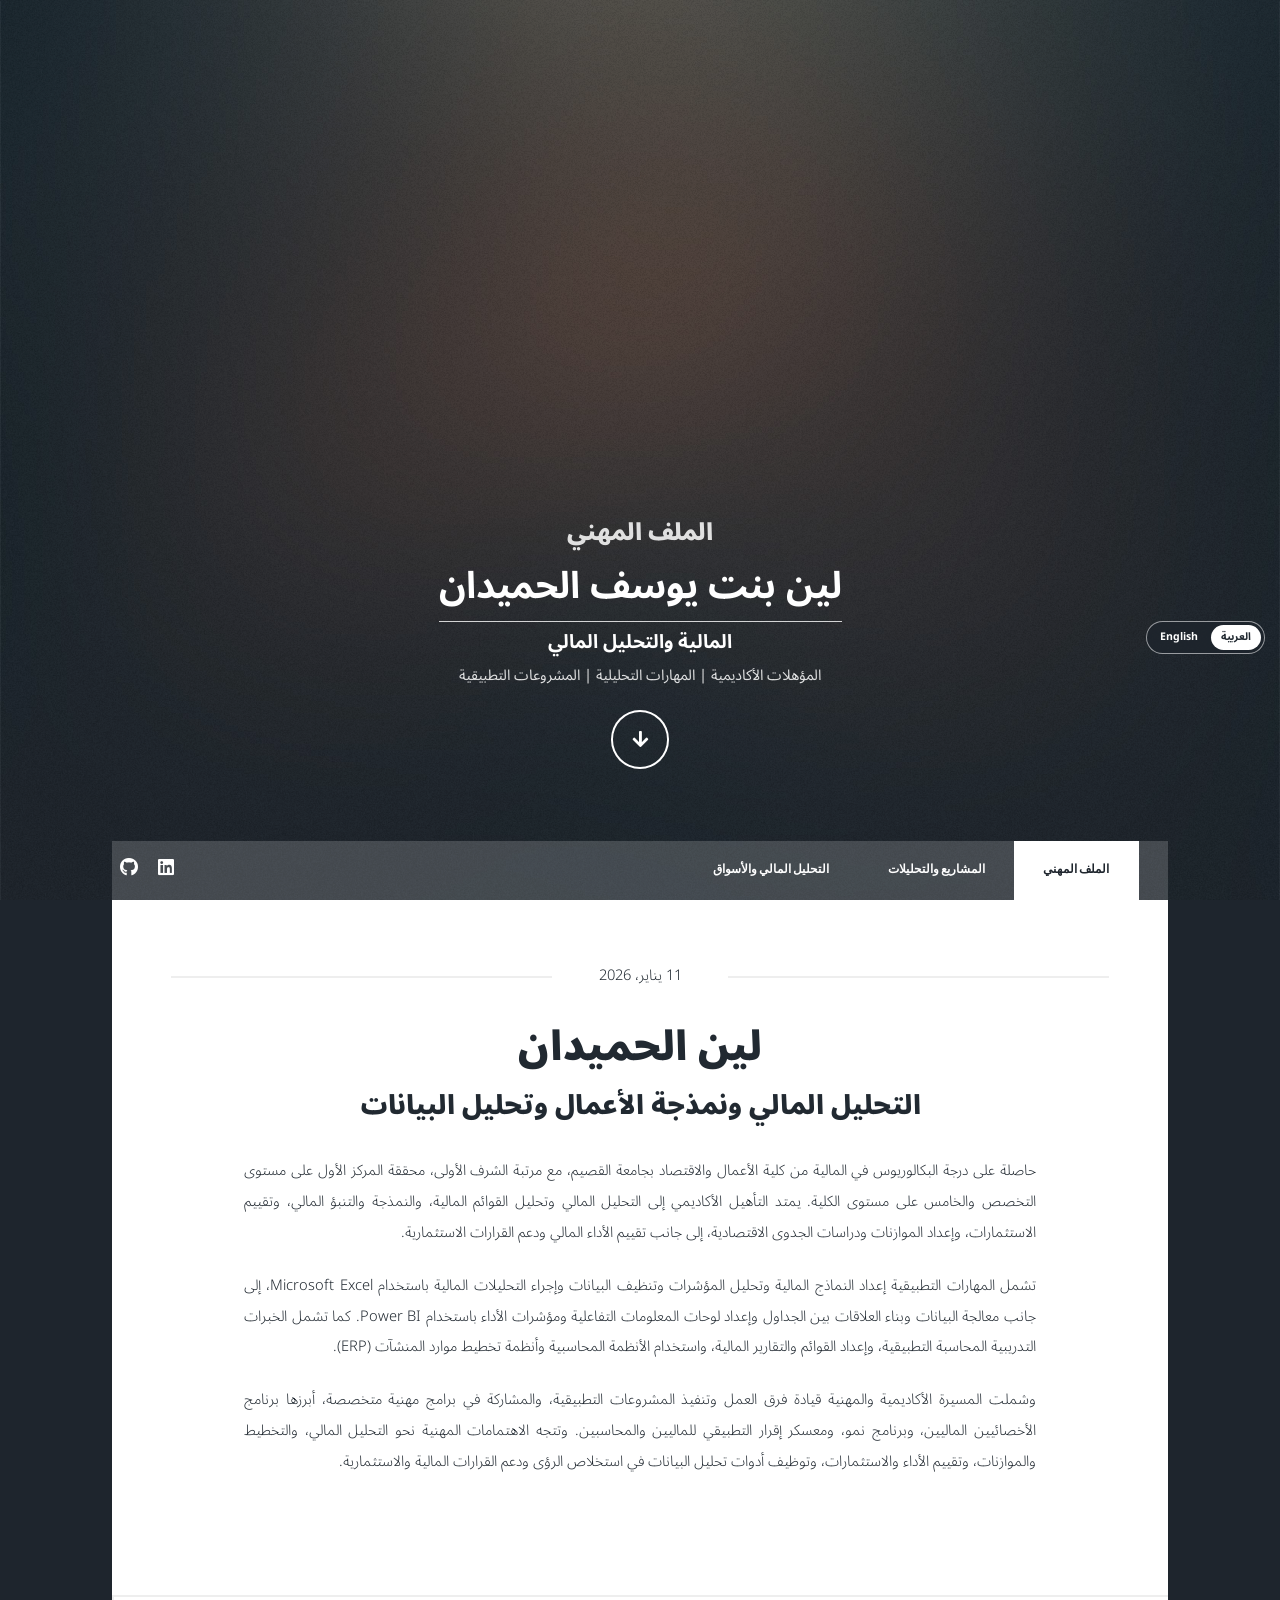
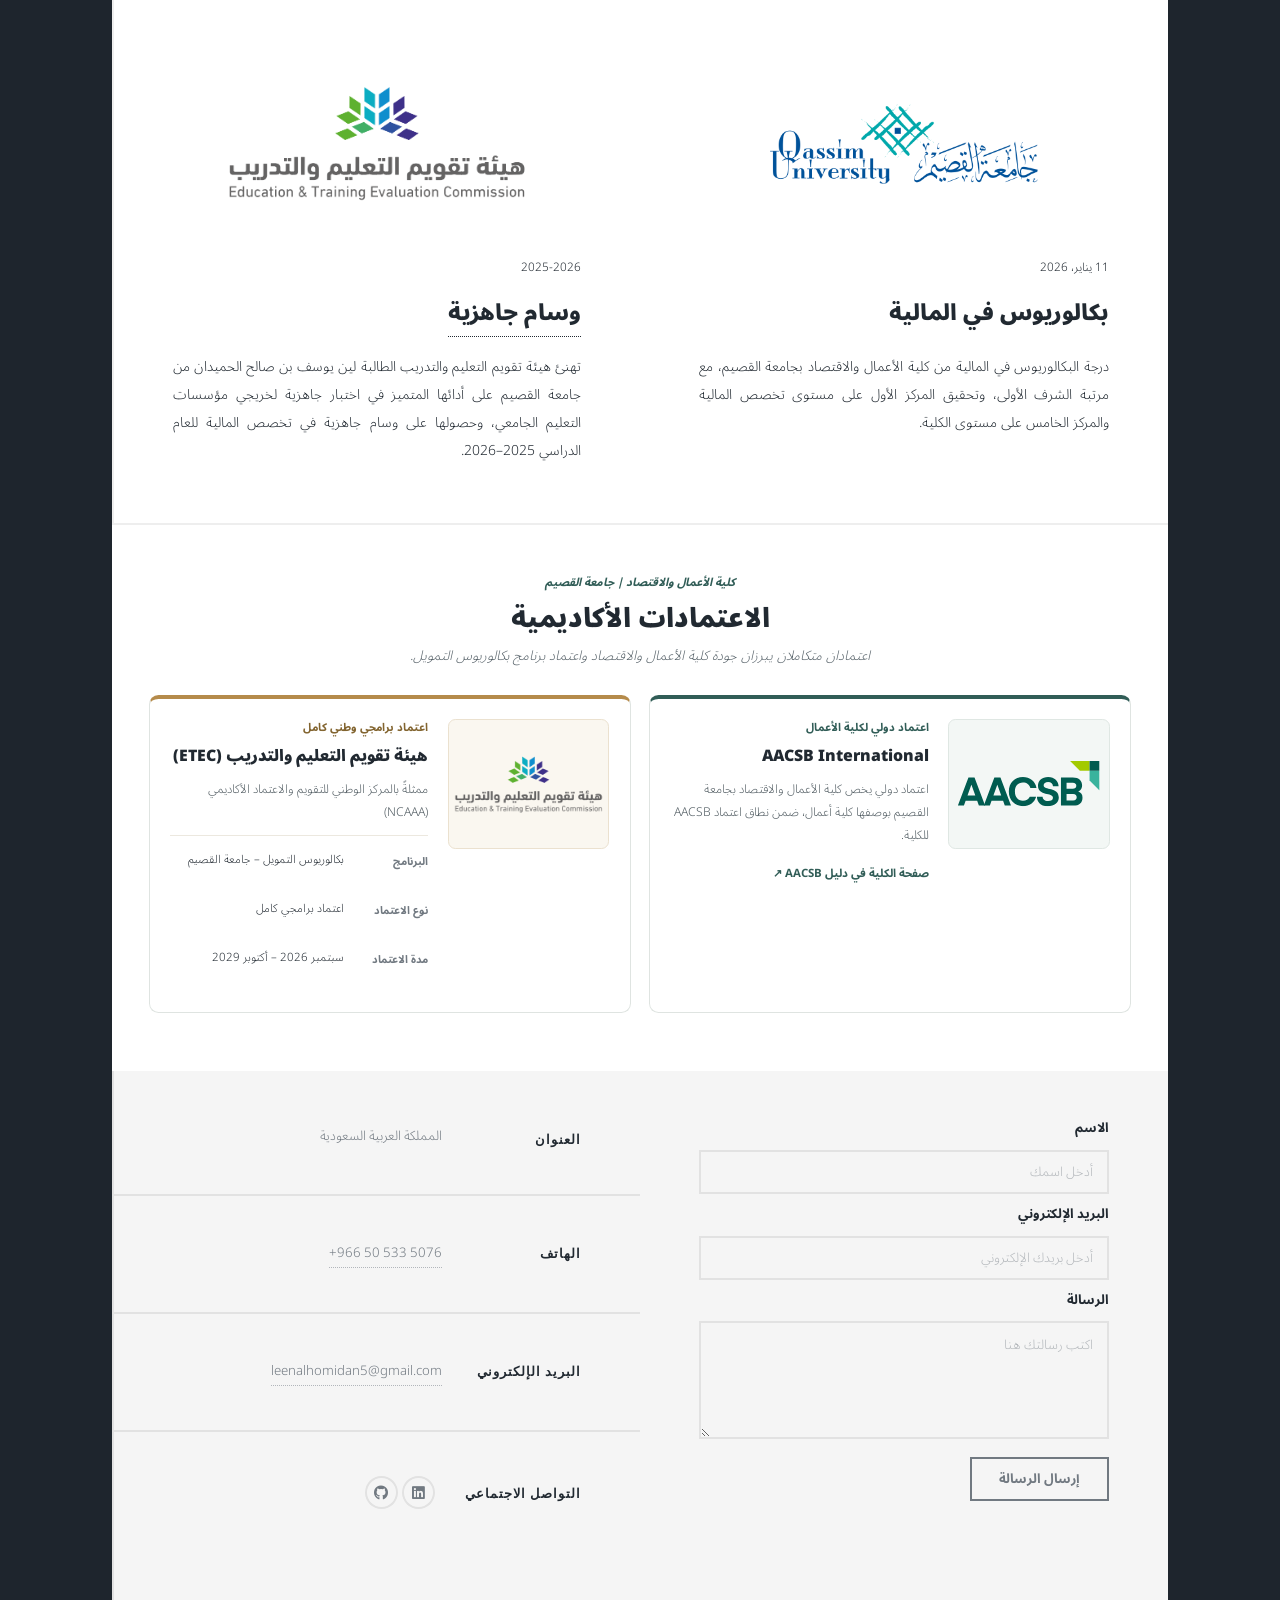
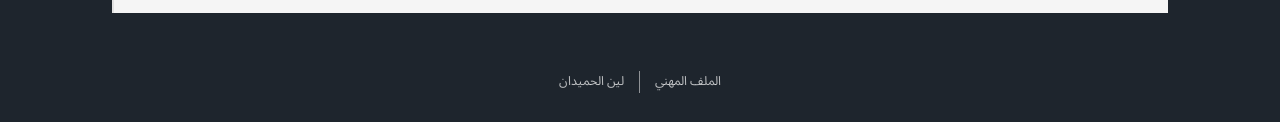
<file: index.html>
<!DOCTYPE HTML>
<!--
	Massively by HTML5 UP
	html5up.net | @ajlkn
	Free for personal and commercial use under the CCA 3.0 license (html5up.net/license)
-->
<html lang="ar" dir="rtl">
	<head>
		<title>الملف المهني لين الحميدان</title>
		<meta charset="utf-8" />
		<meta name="viewport" content="width=device-width, initial-scale=1, user-scalable=no" />
		<link rel="stylesheet" href="assets/css/main.css" />
		<noscript><link rel="stylesheet" href="assets/css/noscript.css" /></noscript>
	</head>
	<body class="is-preload portfolio-page">

		<!-- Wrapper -->
			<div id="wrapper" class="fade-in">

				<!-- Intro -->
					<div id="intro">
						<h1 lang="ar" dir="rtl">
							<span class="intro-title">الملف المهني</span>
							<span class="intro-name">لين بنت يوسف الحميدان</span>
						</h1>
						<p class="intro-role" lang="ar" dir="rtl">المالية والتحليل المالي</p>
						<p class="intro-details" lang="ar" dir="rtl">المؤهلات الأكاديمية | المهارات التحليلية | المشروعات التطبيقية</p>
						<ul class="actions">
							<li><a href="#header" class="button icon solid solo fa-arrow-down scrolly">Continue</a></li>
						</ul>
					</div>

				<!-- Header -->
					<header id="header">
						<a href="#professional-profile" class="logo" lang="ar">الملف المهني</a>
					</header>

				<!-- Nav -->
					<nav id="nav">
						<ul class="links">
							<li class="active"><a href="index.html" lang="ar">الملف المهني</a></li>
							<li><a href="generic.html" lang="ar">المشاريع والتحليلات</a></li>
							<li><a href="elements.html" lang="ar">التحليل المالي والأسواق</a></li>
						</ul>
						<ul class="icons">
							<li><a href="https://www.linkedin.com/in/leen-alhomidan-3b4167372" class="icon brands fa-linkedin" target="_blank" rel="noopener noreferrer"><span class="label">LinkedIn</span></a></li>
							<li><a href="#" class="icon brands fa-github"><span class="label">GitHub</span></a></li>
						</ul>
					</nav>

				<!-- Main -->
					<div id="main">

						<!-- Featured Post -->
							<article id="professional-profile" class="post featured arabic-content" lang="ar" dir="rtl">
								<header class="major">
									<span class="date">11 يناير، 2026</span>
									<h2 class="profile-heading">
										<span>لين الحميدان</span>
										<span>التحليل المالي ونمذجة الأعمال وتحليل البيانات</span>
									</h2>
									<div class="biography">
										<p>حاصلة على درجة البكالوريوس في المالية من كلية الأعمال والاقتصاد بجامعة القصيم، مع مرتبة الشرف الأولى، محققة المركز الأول على مستوى التخصص والخامس على مستوى الكلية. يمتد التأهيل الأكاديمي إلى التحليل المالي وتحليل القوائم المالية، والنمذجة والتنبؤ المالي، وتقييم الاستثمارات، وإعداد الموازنات ودراسات الجدوى الاقتصادية، إلى جانب تقييم الأداء المالي ودعم القرارات الاستثمارية.</p>
										<p>تشمل المهارات التطبيقية إعداد النماذج المالية وتحليل المؤشرات وتنظيف البيانات وإجراء التحليلات المالية باستخدام Microsoft Excel، إلى جانب معالجة البيانات وبناء العلاقات بين الجداول وإعداد لوحات المعلومات التفاعلية ومؤشرات الأداء باستخدام Power BI. كما تشمل الخبرات التدريبية المحاسبة التطبيقية، وإعداد القوائم والتقارير المالية، واستخدام الأنظمة المحاسبية وأنظمة تخطيط موارد المنشآت (ERP).</p>
										<p>وشملت المسيرة الأكاديمية والمهنية قيادة فرق العمل وتنفيذ المشروعات التطبيقية، والمشاركة في برامج مهنية متخصصة، أبرزها برنامج الأخصائيين الماليين، وبرنامج نمو، ومعسكر إقرار التطبيقي للماليين والمحاسبين. وتتجه الاهتمامات المهنية نحو التحليل المالي، والتخطيط والموازنات، وتقييم الأداء والاستثمارات، وتوظيف أدوات تحليل البيانات في استخلاص الرؤى ودعم القرارات المالية والاستثمارية.</p>
									</div>
								</header>
							</article>

						<!-- Posts -->
							<section class="posts" lang="ar" dir="rtl">
								<article class="profile-card">
									<img class="profile-card-image" src="images/الجامعة.png" alt="شعار جامعة القصيم" />
									<header>
										<span class="date">11 يناير، 2026</span>
										<h2>بكالوريوس في المالية</h2>
									</header>
									<p>درجة البكالوريوس في المالية من كلية الأعمال والاقتصاد بجامعة القصيم، مع مرتبة الشرف الأولى، وتحقيق المركز الأول على مستوى تخصص المالية والمركز الخامس على مستوى الكلية.</p>
								</article>
								<article class="profile-card">
									<img class="profile-card-image calendar-image" src="images/تقويم.png" alt="شعار هيئة تقويم التعليم والتدريب" />
									<header>
										<span class="date">2025-2026</span>
										<h2><a class="readiness-link" href="images/الوسام.jpg" target="_blank" rel="noopener noreferrer">وسام جاهزية</a></h2>
									</header>
									<p>تهنئ هيئة تقويم التعليم والتدريب الطالبة لين يوسف بن صالح الحميدان من جامعة القصيم على أدائها المتميز في اختبار جاهزية لخريجي مؤسسات التعليم الجامعي، وحصولها على وسام جاهزية في تخصص المالية للعام الدراسي 2025–2026.</p>
								</article>
							</section>

						<section class="academic-accreditations" lang="ar" dir="rtl" aria-labelledby="academic-accreditations-title">
							<header class="academic-accreditations-heading">
								<p class="academic-accreditations-eyebrow">كلية الأعمال والاقتصاد | جامعة القصيم</p>
								<h2 id="academic-accreditations-title">الاعتمادات الأكاديمية</h2>
								<p>اعتمادان متكاملان يبرزان جودة كلية الأعمال والاقتصاد واعتماد برنامج بكالوريوس التمويل.</p>
							</header>
							<div class="academic-accreditation-grid">
								<article class="academic-accreditation-card aacsb-accreditation">
									<div class="accreditation-brand aacsb-brand" lang="en" dir="ltr">
										<img class="accreditation-logo" src="images/AACSB%20Primary%20Logo.svg" alt="AACSB International" />
									</div>
									<div class="accreditation-card-content">
										<p class="accreditation-type">اعتماد دولي لكلية الأعمال</p>
										<h3>AACSB International</h3>
										<p>اعتماد دولي يخص كلية الأعمال والاقتصاد بجامعة القصيم بوصفها كلية أعمال، ضمن نطاق اعتماد AACSB للكلية.</p>
										<a class="accreditation-source-link" href="https://www.aacsb.edu/accredited/c/college-of-business-and-economics-qassim-university" target="_blank" rel="noopener noreferrer">صفحة الكلية في دليل AACSB <span aria-hidden="true">↗</span></a>
									</div>
								</article>
								<article class="academic-accreditation-card ncaaa-accreditation">
									<div class="accreditation-brand ncaaa-brand" lang="en" dir="ltr">
										<img class="accreditation-logo etec-accreditation-logo" src="images/تقويم.png" alt="هيئة تقويم التعليم والتدريب" />
									</div>
									<div class="accreditation-card-content">
										<p class="accreditation-type">اعتماد برامجي وطني كامل</p>
										<h3>هيئة تقويم التعليم والتدريب (ETEC)</h3>
										<p class="accreditation-center">ممثلةً بالمركز الوطني للتقويم والاعتماد الأكاديمي (NCAAA)</p>
										<dl class="program-accreditation-details">
											<div>
												<dt>البرنامج</dt>
												<dd>بكالوريوس التمويل – جامعة القصيم</dd>
											</div>
											<div>
												<dt>نوع الاعتماد</dt>
												<dd>اعتماد برامجي كامل</dd>
											</div>
											<div>
												<dt>مدة الاعتماد</dt>
												<dd>سبتمبر 2026 – أكتوبر 2029</dd>
											</div>
										</dl>
									</div>
								</article>
							</div>
						</section>

					</div>

				<!-- Footer -->
					<footer id="footer">
						<section>
							<form class="contact-form" method="post" action="https://formspree.io/f/YOUR_FORM_ID" lang="ar" dir="rtl">
								<div class="fields">
									<div class="field">
										<label for="name">الاسم</label>
										<input type="text" name="name" id="name" placeholder="أدخل اسمك" autocomplete="name" required />
									</div>
									<div class="field">
										<label for="email">البريد الإلكتروني</label>
										<input type="email" name="email" id="email" placeholder="أدخل بريدك الإلكتروني" autocomplete="email" required />
									</div>
									<div class="field">
										<label for="message">الرسالة</label>
										<textarea name="message" id="message" rows="3" placeholder="اكتب رسالتك هنا" required></textarea>
									</div>
								</div>
								<ul class="actions">
									<li><input type="submit" value="إرسال الرسالة" /></li>
								</ul>
								<p class="form-status" role="status" aria-live="polite"></p>
							</form>
						</section>
						<section class="split contact" lang="ar" dir="rtl">
							<section class="alt">
								<h3 lang="ar" dir="rtl">العنوان</h3>
								<p lang="ar" dir="rtl">المملكة العربية السعودية</p>
							</section>
							<section>
								<h3 lang="ar" dir="rtl">الهاتف</h3>
								<p><a href="tel:+966505335076">+966 50 533 5076</a></p>
							</section>
							<section>
								<h3 lang="ar" dir="rtl">البريد الإلكتروني</h3>
								<p><a href="mailto:leenalhomidan5@gmail.com">leenalhomidan5@gmail.com</a></p>
							</section>
							<section>
								<h3 lang="ar" dir="rtl">التواصل الاجتماعي</h3>
								<ul class="icons alt">
									<li><a href="https://www.linkedin.com/in/leen-alhomidan-3b4167372" class="icon brands alt fa-linkedin" target="_blank" rel="noopener noreferrer"><span class="label">LinkedIn</span></a></li>
									<li><a href="#" class="icon brands alt fa-github"><span class="label">GitHub</span></a></li>
								</ul>
							</section>
						</section>
					</footer>

				<!-- Copyright -->
					<div id="copyright">
						<ul class="portfolio-copyright" lang="ar" dir="rtl">
							<li>الملف المهني</li>
							<li>لين الحميدان</li>
						</ul>
					</div>

			</div>

		<!-- Scripts -->
			<script src="assets/js/jquery.min.js"></script>
			<script src="assets/js/jquery.scrollex.min.js"></script>
			<script src="assets/js/jquery.scrolly.min.js"></script>
			<script src="assets/js/browser.min.js"></script>
			<script src="assets/js/breakpoints.min.js"></script>
			<script src="assets/js/util.js"></script>
			<script src="assets/js/main.js"></script>
			<script src="assets/js/language-toggle.js"></script>

	</body>
</html>
</file>
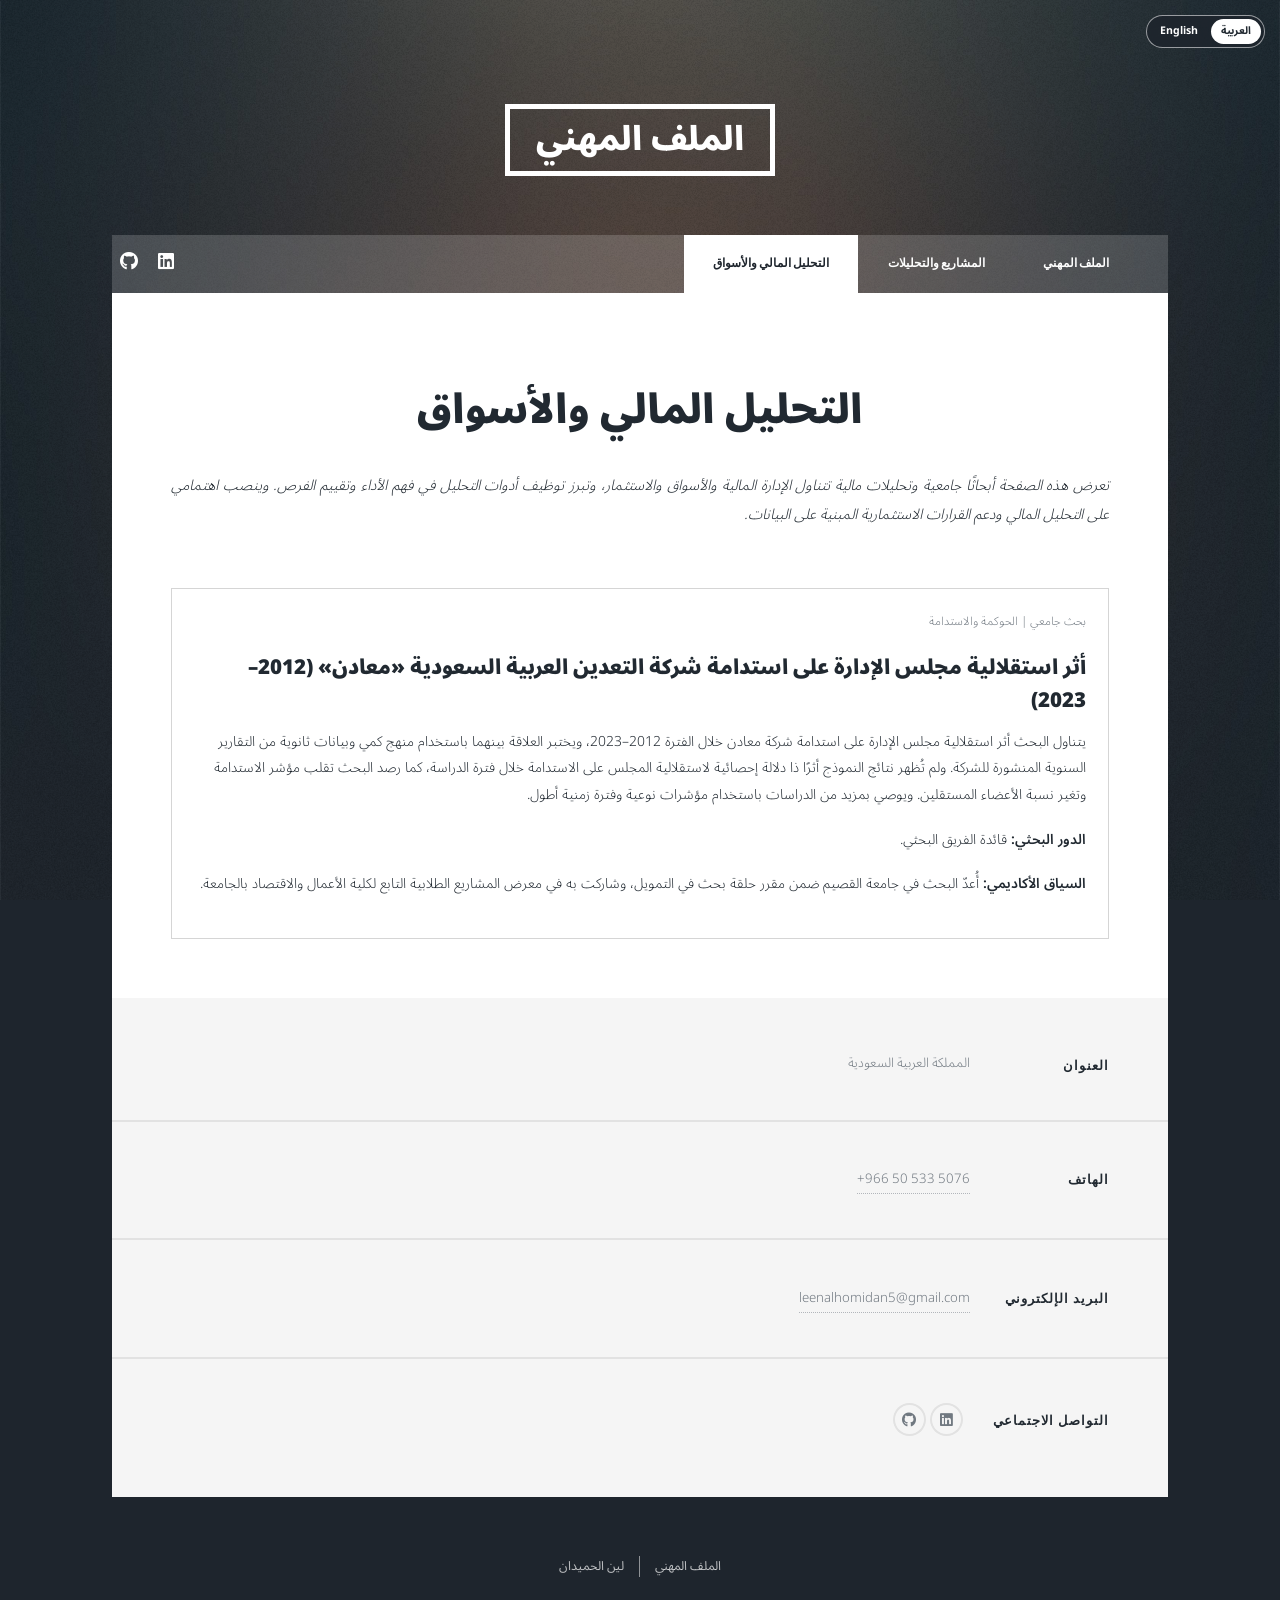
<file: elements.html>
<!DOCTYPE HTML>
<!--
	Massively by HTML5 UP
	html5up.net | @ajlkn
	Free for personal and commercial use under the CCA 3.0 license (html5up.net/license)
-->
<html lang="ar" dir="rtl">
	<head>
		<title>التحليل المالي والأسواق | لين الحميدان</title>
		<meta charset="utf-8" />
		<meta name="viewport" content="width=device-width, initial-scale=1, user-scalable=no" />
		<link rel="stylesheet" href="assets/css/main.css" />
		<noscript><link rel="stylesheet" href="assets/css/noscript.css" /></noscript>
	</head>
	<body class="is-preload portfolio-page">
		<div id="wrapper">
			<header id="header">
				<a href="index.html" class="logo">الملف المهني</a>
			</header>

			<nav id="nav">
				<ul class="links">
					<li><a href="index.html">الملف المهني</a></li>
					<li><a href="generic.html">المشاريع والتحليلات</a></li>
					<li class="active"><a href="elements.html">التحليل المالي والأسواق</a></li>
				</ul>
				<ul class="icons">
					<li><a href="https://www.linkedin.com/in/leen-alhomidan-3b4167372" class="icon brands fa-linkedin" target="_blank" rel="noopener noreferrer"><span class="label">LinkedIn</span></a></li>
					<li><a href="#" class="icon brands fa-github"><span class="label">GitHub</span></a></li>
				</ul>
			</nav>

			<div id="main">
				<section class="post portfolio-collection article-index" lang="ar" dir="rtl">
					<header class="major">
						<h1>التحليل المالي والأسواق</h1>
						<p>تعرض هذه الصفحة أبحاثًا جامعية وتحليلات مالية تتناول الإدارة المالية والأسواق والاستثمار، وتبرز توظيف أدوات التحليل في فهم الأداء وتقييم الفرص. وينصب اهتمامي على التحليل المالي ودعم القرارات الاستثمارية المبنية على البيانات.</p>
					</header>

					<article class="research-card" lang="ar" dir="rtl">
						<p class="project-category">بحث جامعي | الحوكمة والاستدامة</p>
						<h2>أثر استقلالية مجلس الإدارة على استدامة شركة التعدين العربية السعودية «معادن» (2012–2023)</h2>
						<p>يتناول البحث أثر استقلالية مجلس الإدارة على استدامة شركة معادن خلال الفترة 2012–2023، ويختبر العلاقة بينهما باستخدام منهج كمي وبيانات ثانوية من التقارير السنوية المنشورة للشركة. ولم تُظهر نتائج النموذج أثرًا ذا دلالة إحصائية لاستقلالية المجلس على الاستدامة خلال فترة الدراسة، كما رصد البحث تقلب مؤشر الاستدامة وتغير نسبة الأعضاء المستقلين. ويوصي بمزيد من الدراسات باستخدام مؤشرات نوعية وفترة زمنية أطول.</p>
						<p><strong>الدور البحثي:</strong> قائدة الفريق البحثي.</p>
						<p><strong>السياق الأكاديمي:</strong> أُعدّ البحث في جامعة القصيم ضمن مقرر حلقة بحث في التمويل، وشاركت به في معرض المشاريع الطلابية التابع لكلية الأعمال والاقتصاد بالجامعة.</p>
					</article>
				</section>
			</div>

			<footer id="footer" class="portfolio-footer">
				<section class="split contact" lang="ar" dir="rtl">
					<section class="alt">
						<h3 lang="ar" dir="rtl">العنوان</h3>
						<p lang="ar" dir="rtl">المملكة العربية السعودية</p>
					</section>
					<section>
						<h3 lang="ar" dir="rtl">الهاتف</h3>
						<p><a href="tel:+966505335076">+966 50 533 5076</a></p>
					</section>
					<section>
						<h3 lang="ar" dir="rtl">البريد الإلكتروني</h3>
						<p><a href="mailto:leenalhomidan5@gmail.com">leenalhomidan5@gmail.com</a></p>
					</section>
					<section>
						<h3 lang="ar" dir="rtl">التواصل الاجتماعي</h3>
						<ul class="icons alt">
							<li><a href="https://www.linkedin.com/in/leen-alhomidan-3b4167372" class="icon brands alt fa-linkedin" target="_blank" rel="noopener noreferrer"><span class="label">LinkedIn</span></a></li>
							<li><a href="#" class="icon brands alt fa-github"><span class="label">GitHub</span></a></li>
						</ul>
					</section>
				</section>
			</footer>

			<div id="copyright">
				<ul class="portfolio-copyright" lang="ar" dir="rtl">
					<li>الملف المهني</li>
					<li>لين الحميدان</li>
				</ul>
			</div>
		</div>

		<script src="assets/js/jquery.min.js"></script>
		<script src="assets/js/jquery.scrollex.min.js"></script>
		<script src="assets/js/jquery.scrolly.min.js"></script>
		<script src="assets/js/browser.min.js"></script>
		<script src="assets/js/breakpoints.min.js"></script>
		<script src="assets/js/util.js"></script>
		<script src="assets/js/main.js"></script>
		<script src="assets/js/language-toggle.js"></script>
	</body>
</html>
</file>
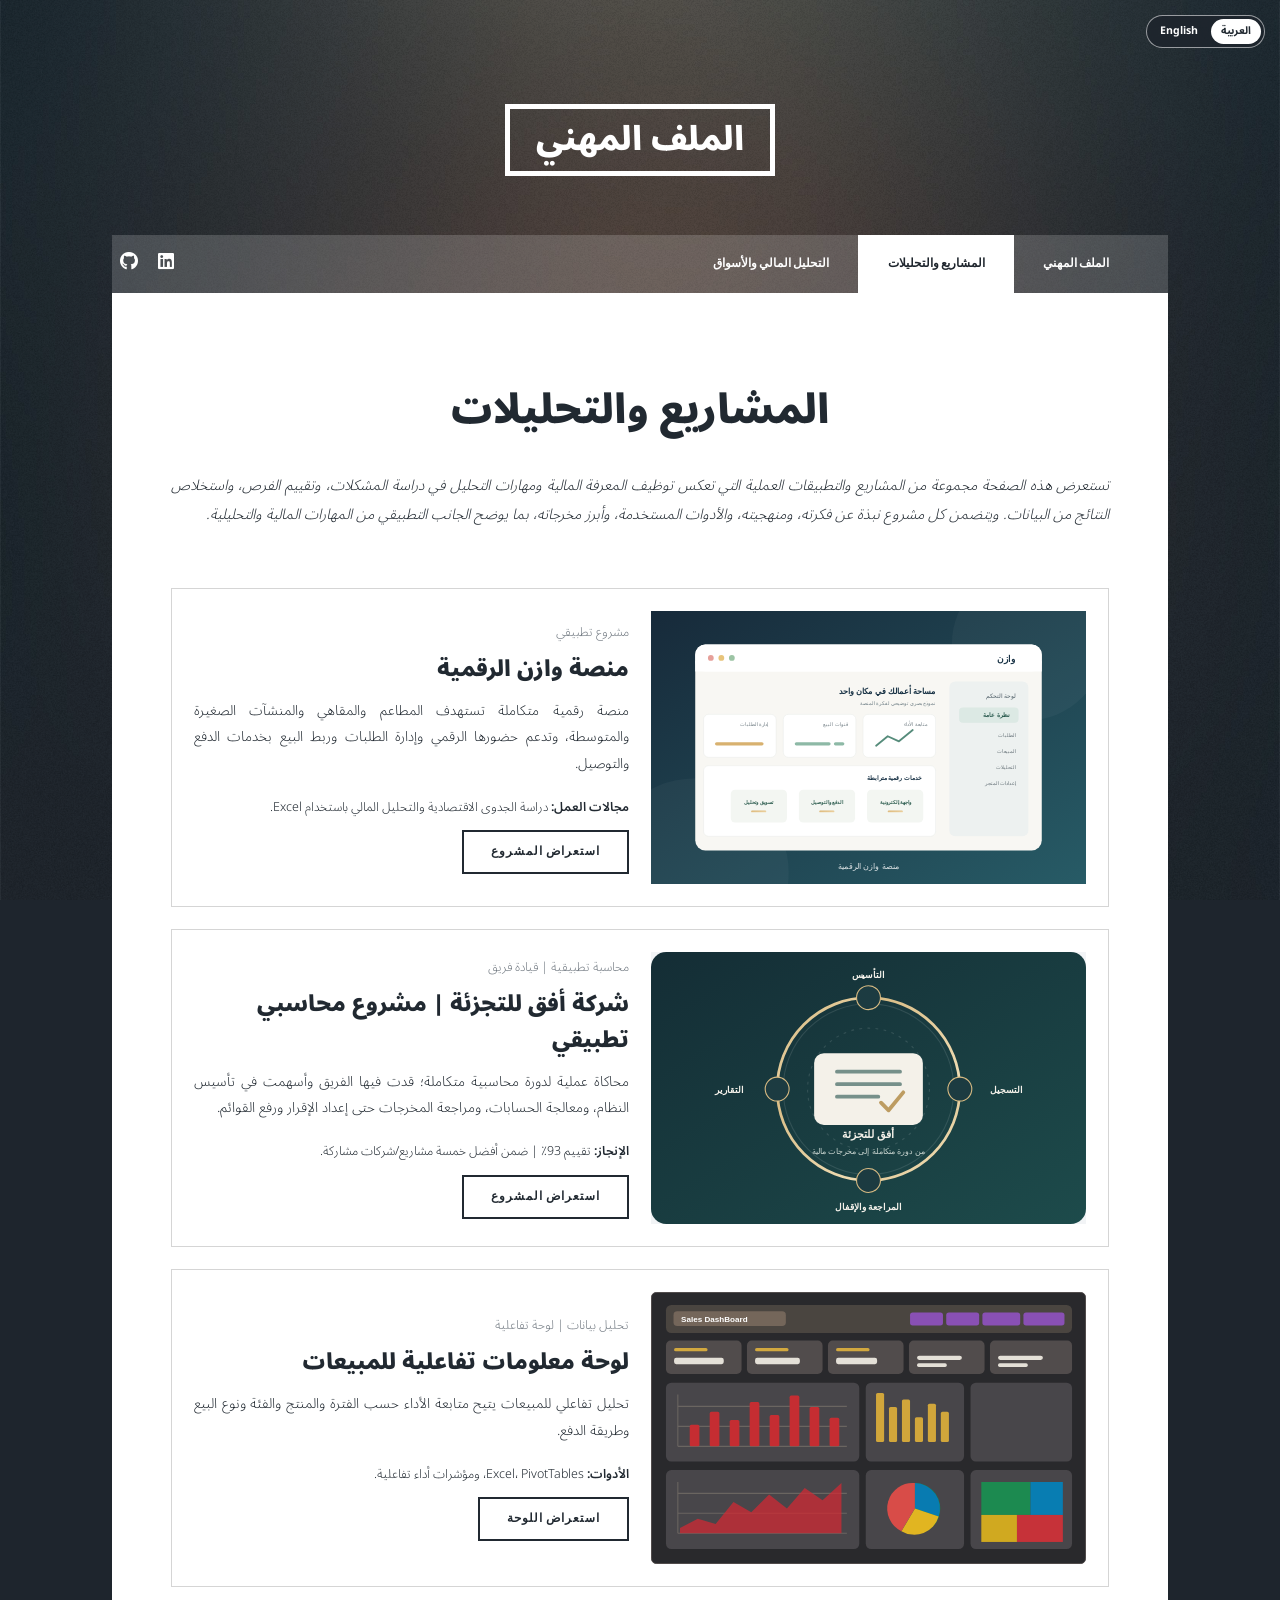
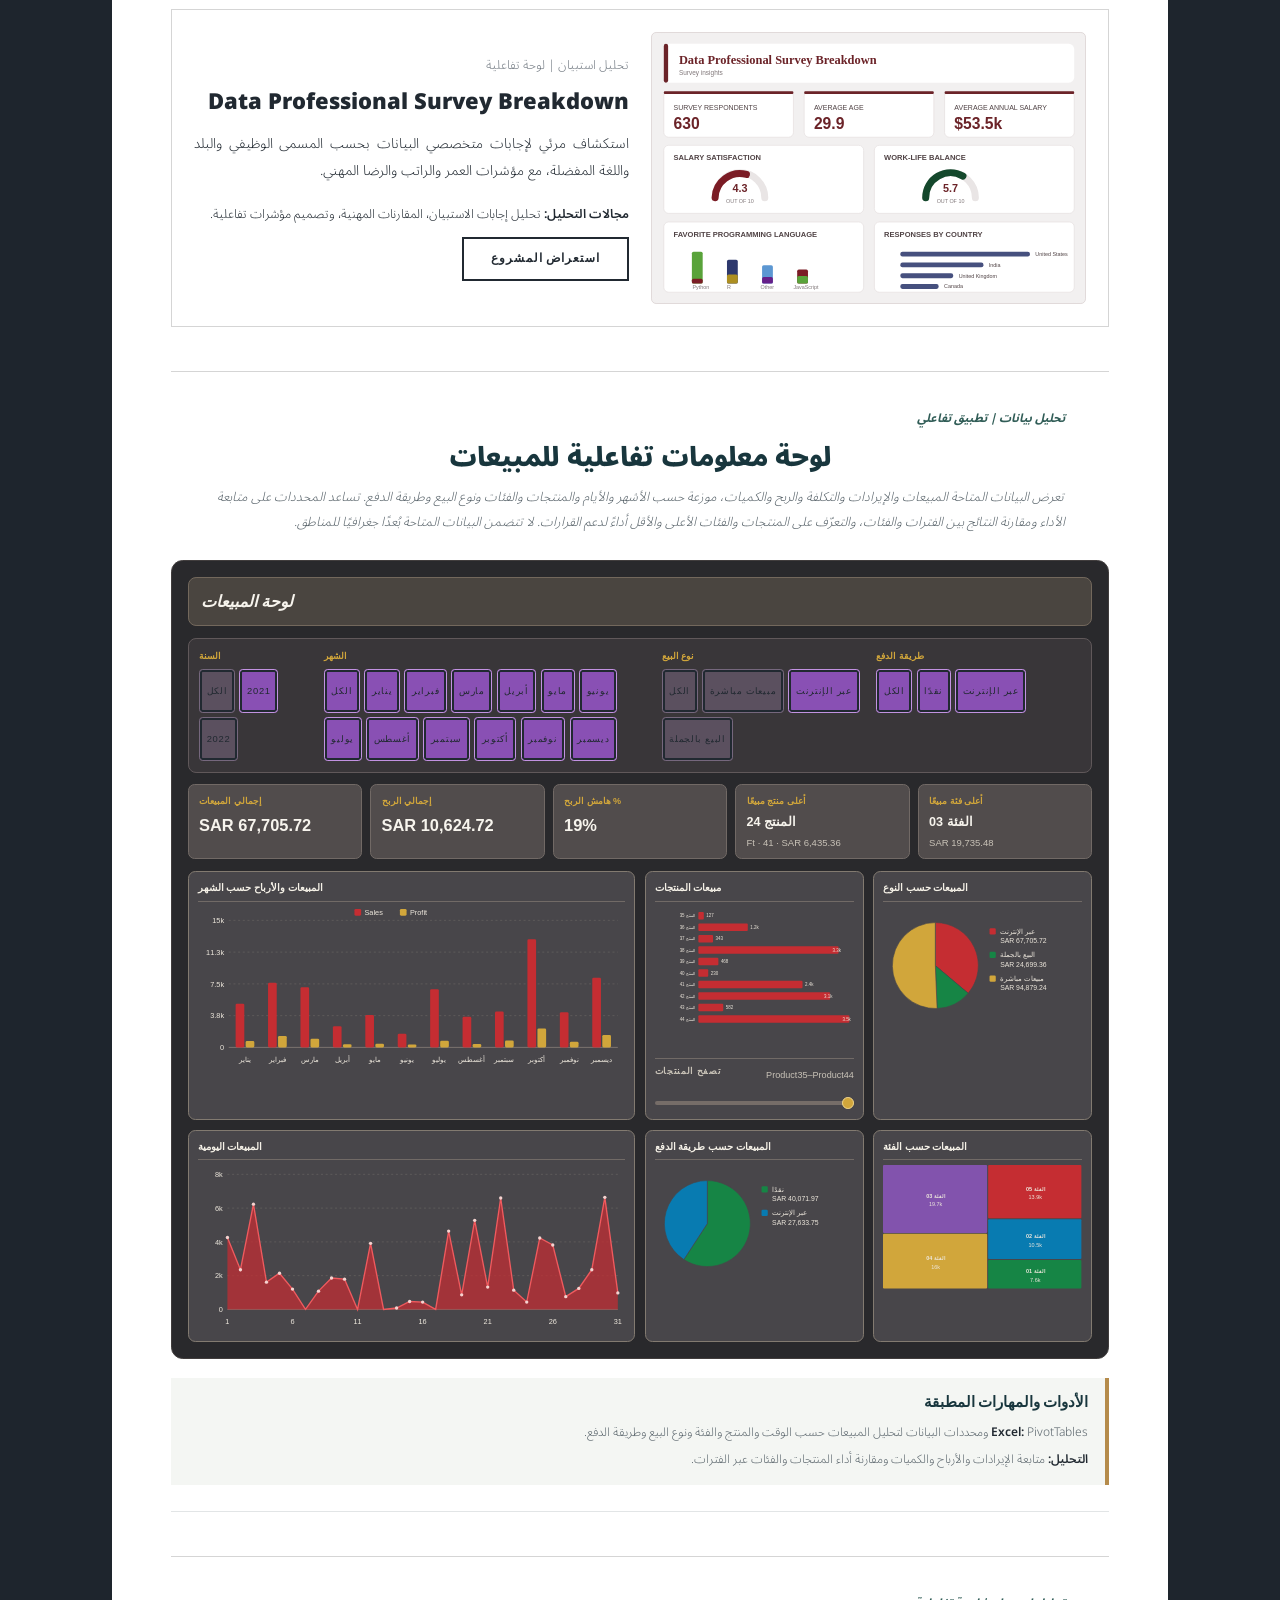
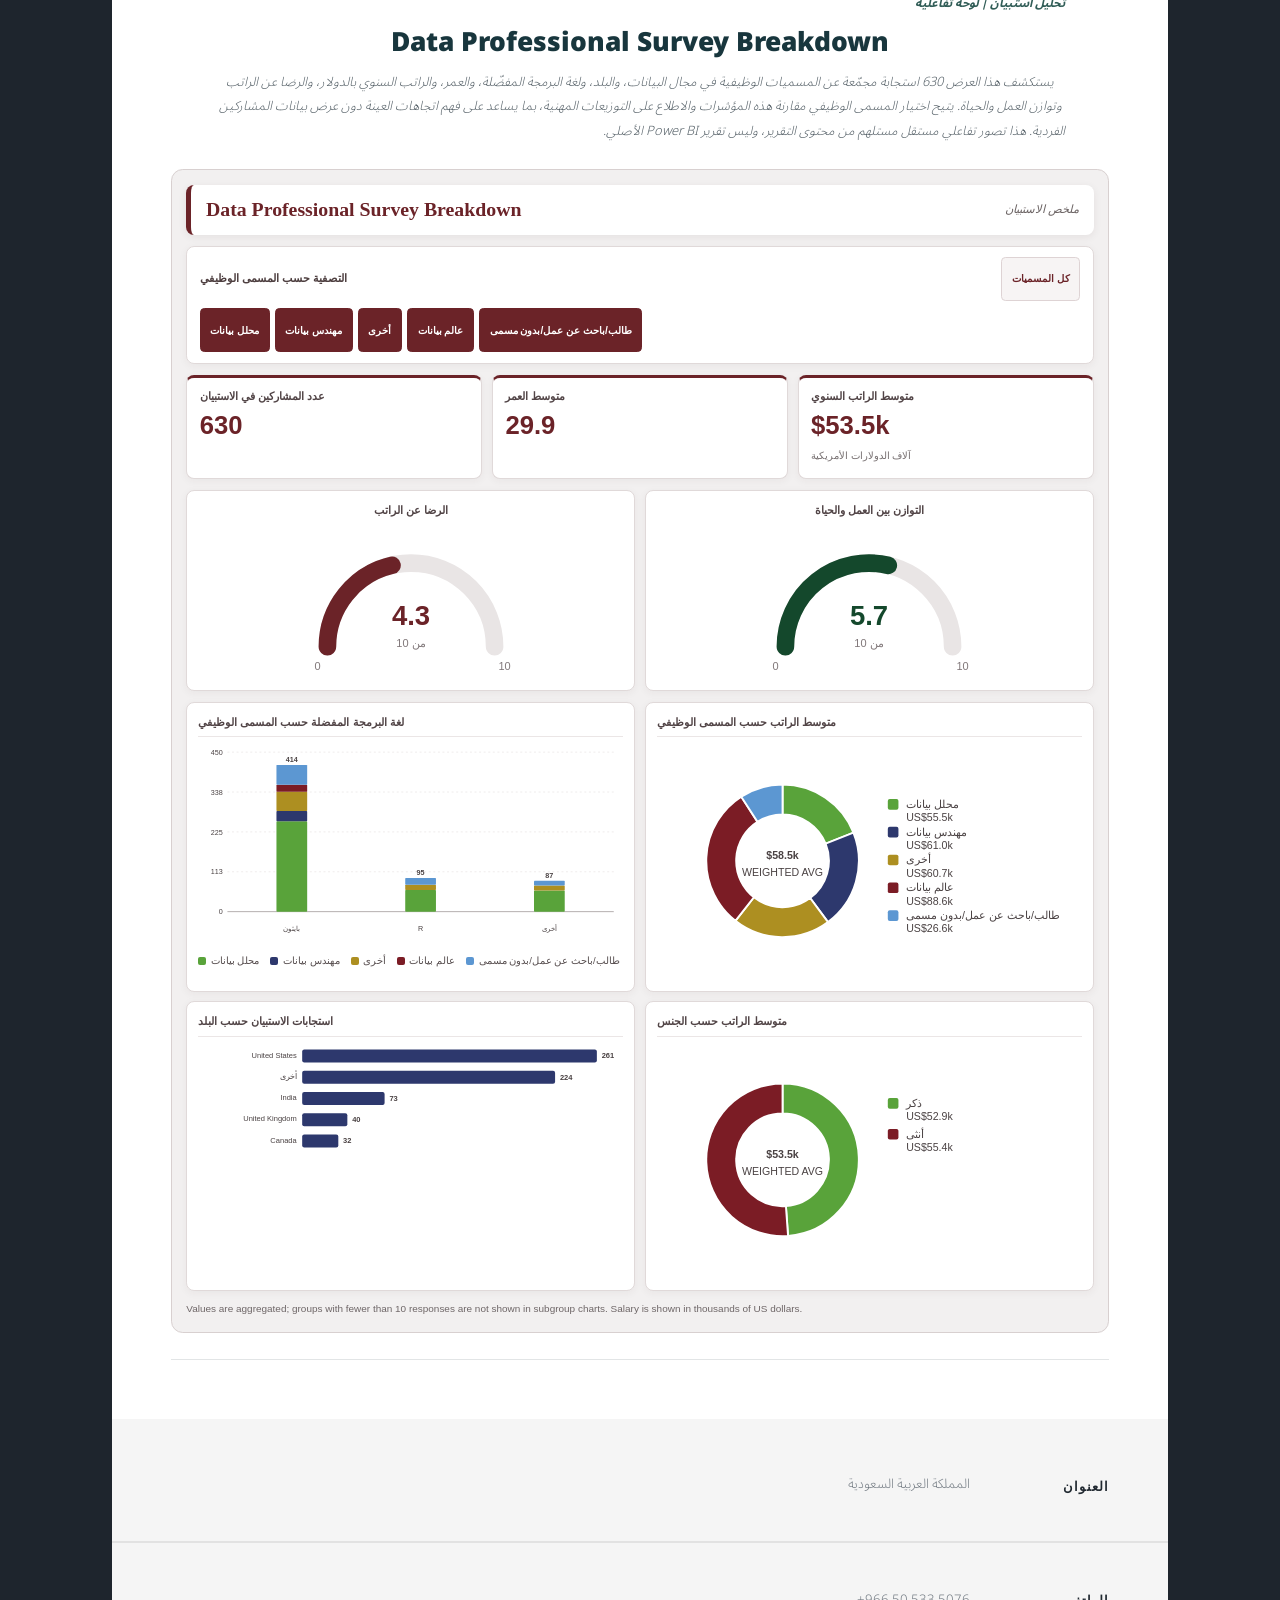
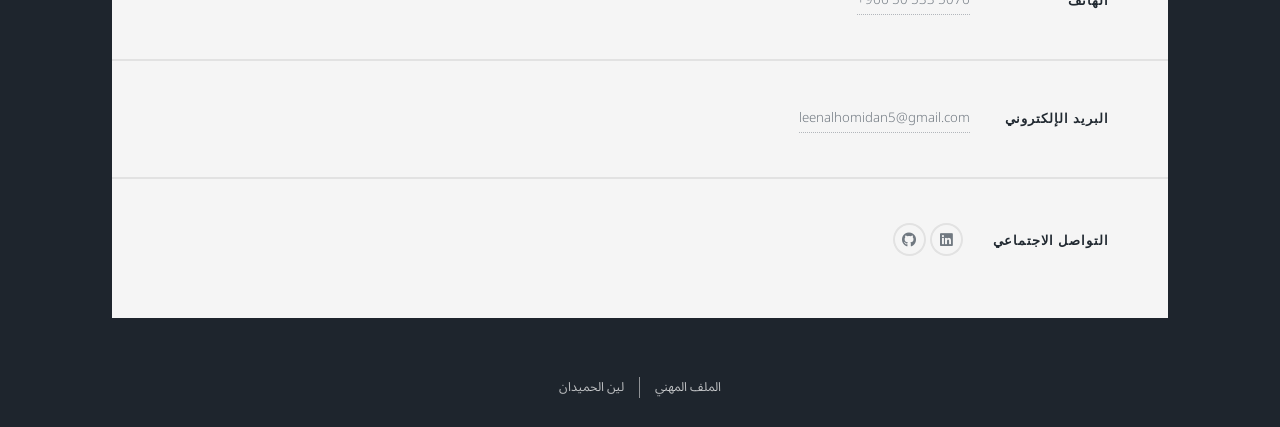
<file: generic.html>
<!DOCTYPE HTML>
<!--
	Massively by HTML5 UP
	html5up.net | @ajlkn
	Free for personal and commercial use under the CCA 3.0 license (html5up.net/license)
-->
<html lang="ar" dir="rtl">
	<head>
		<title>المشاريع والتحليلات | لين الحميدان</title>
		<meta charset="utf-8" />
		<meta name="viewport" content="width=device-width, initial-scale=1, user-scalable=no" />
		<link rel="stylesheet" href="assets/css/main.css" />
		<noscript><link rel="stylesheet" href="assets/css/noscript.css" /></noscript>
	</head>
	<body class="is-preload portfolio-page">
		<div id="wrapper">
			<header id="header">
				<a href="index.html" class="logo">الملف المهني</a>
			</header>

			<nav id="nav">
				<ul class="links">
					<li><a href="index.html">الملف المهني</a></li>
					<li class="active"><a href="generic.html">المشاريع والتحليلات</a></li>
					<li><a href="elements.html">التحليل المالي والأسواق</a></li>
				</ul>
				<ul class="icons">
					<li><a href="https://www.linkedin.com/in/leen-alhomidan-3b4167372" class="icon brands fa-linkedin" target="_blank" rel="noopener noreferrer"><span class="label">LinkedIn</span></a></li>
					<li><a href="#" class="icon brands fa-github"><span class="label">GitHub</span></a></li>
				</ul>
			</nav>

			<div id="main">
				<section class="post portfolio-collection">
					<header class="major">
						<h1>المشاريع والتحليلات</h1>
						<p>تستعرض هذه الصفحة مجموعة من المشاريع والتطبيقات العملية التي تعكس توظيف المعرفة المالية ومهارات التحليل في دراسة المشكلات، وتقييم الفرص، واستخلاص النتائج من البيانات. ويتضمن كل مشروع نبذة عن فكرته، ومنهجيته، والأدوات المستخدمة، وأبرز مخرجاته، بما يوضح الجانب التطبيقي من المهارات المالية والتحليلية.</p>
					</header>

					<section class="portfolio-projects" aria-label="المشاريع">
						<a class="portfolio-project project-card-link" href="project-wazen.html" aria-label="استعراض المشروع: منصة وازن الرقمية">
							<div class="project-preview">
								<img src="images/wazen-cover.svg" alt="تصميم توضيحي لمنصة وازن الرقمية لإدارة الطلبات والتحليلات" />
							</div>
							<div class="project-copy">
								<p class="project-category">مشروع تطبيقي</p>
								<h2>منصة وازن الرقمية</h2>
								<p>منصة رقمية متكاملة تستهدف المطاعم والمقاهي والمنشآت الصغيرة والمتوسطة، وتدعم حضورها الرقمي وإدارة الطلبات وربط البيع بخدمات الدفع والتوصيل.</p>
								<p class="project-tools"><strong>مجالات العمل:</strong> دراسة الجدوى الاقتصادية والتحليل المالي باستخدام Excel.</p>
								<span class="button">استعراض المشروع</span>
							</div>
						</a>

						<a class="portfolio-project project-card-link accounting-project-card" href="project-afaq-retail.html" aria-label="استعراض المشروع: شركة أفق للتجزئة، مشروع محاسبي تطبيقي">
							<div class="project-preview accounting-project-preview">
								<img src="images/afaq-retail-cover.svg" alt="مخطط توضيحي لمراحل الدورة المحاسبية في مشروع أفق للتجزئة" />
							</div>
							<div class="project-copy">
								<p class="project-category">محاسبة تطبيقية | قيادة فريق</p>
								<h2>شركة أفق للتجزئة | مشروع محاسبي تطبيقي</h2>
								<p>محاكاة عملية لدورة محاسبية متكاملة؛ قدت فيها الفريق وأسهمت في تأسيس النظام، ومعالجة الحسابات، ومراجعة المخرجات حتى إعداد الإقرار ورفع القوائم.</p>
								<p class="project-tools"><strong>الإنجاز:</strong> تقييم 93٪ | ضمن أفضل خمسة مشاريع/شركات مشاركة.</p>
								<span class="button">استعراض المشروع</span>
							</div>
						</a>

						<a class="portfolio-project project-card-link sales-dashboard-card" href="#sales-dashboard" aria-label="استعراض لوحة معلومات المبيعات التفاعلية">
							<div class="project-preview sales-dashboard-preview">
								<img src="images/sales-dashboard-cover.svg" alt="معاينة مرئية للوحة المبيعات ومؤشراتها ومخططاتها" />
							</div>
							<div class="project-copy">
								<p class="project-category">تحليل بيانات | لوحة تفاعلية</p>
								<h2>لوحة معلومات تفاعلية للمبيعات</h2>
								<p>تحليل تفاعلي للمبيعات يتيح متابعة الأداء حسب الفترة والمنتج والفئة ونوع البيع وطريقة الدفع.</p>
								<p class="project-tools"><strong>الأدوات:</strong> Excel، PivotTables، ومؤشرات أداء تفاعلية.</p>
								<span class="button">استعراض اللوحة</span>
							</div>
						</a>

						<a class="portfolio-project project-card-link survey-dashboard-card" href="#data-professional-survey" aria-label="استعراض مشروع Data Professional Survey Breakdown">
							<div class="project-preview survey-dashboard-preview">
								<img src="images/data-professional-survey-cover.svg" alt="معاينة لوحة استبيان متخصصي البيانات ومؤشرات الوظائف والرضا والرواتب" />
							</div>
							<div class="project-copy">
								<p class="project-category">تحليل استبيان | لوحة تفاعلية</p>
								<h2>Data Professional Survey Breakdown</h2>
								<p>استكشاف مرئي لإجابات متخصصي البيانات بحسب المسمى الوظيفي والبلد واللغة المفضلة، مع مؤشرات العمر والراتب والرضا المهني.</p>
								<p class="project-tools"><strong>مجالات التحليل:</strong> تحليل إجابات الاستبيان، المقارنات المهنية، وتصميم مؤشرات تفاعلية.</p>
								<span class="button">استعراض المشروع</span>
							</div>
						</a>

					</section>

					<section id="sales-dashboard" class="content-section sales-dashboard-section" aria-labelledby="sales-dashboard-title">
						<header class="dashboard-project-intro">
							<p class="project-category">تحليل بيانات | تطبيق تفاعلي</p>
							<h2 id="sales-dashboard-title">لوحة معلومات تفاعلية للمبيعات</h2>
							<p>تعرض البيانات المتاحة المبيعات والإيرادات والتكلفة والربح والكميات، موزعة حسب الأشهر والأيام والمنتجات والفئات ونوع البيع وطريقة الدفع. تساعد المحددات على متابعة الأداء ومقارنة النتائج بين الفترات والفئات، والتعرّف على المنتجات والفئات الأعلى والأقل أداءً لدعم القرارات. لا تتضمن البيانات المتاحة بُعدًا جغرافيًا للمناطق.</p>
						</header>

						<div class="sales-dashboard" lang="en" dir="ltr" data-sales-dashboard>
							<header class="sales-dashboard-topbar">
								<p class="sales-dashboard-title">Sales Dashboard</p>
							</header>

							<section class="sales-dashboard-filters" aria-label="Dashboard filters">
								<div class="sales-filter-group" data-filter-group="year">
									<h3>YEAR</h3>
									<div class="sales-filter-options" id="sales-filter-year" role="group" aria-label="Filter by year"></div>
								</div>
								<div class="sales-filter-group sales-month-filter" data-filter-group="month">
									<h3>MONTH</h3>
									<div class="sales-filter-options" id="sales-filter-month" role="group" aria-label="Filter by month"></div>
								</div>
								<div class="sales-filter-group" data-filter-group="saleType">
									<h3>SALE TYPE</h3>
									<div class="sales-filter-options" id="sales-filter-saleType" role="group" aria-label="Filter by sale type"></div>
								</div>
								<div class="sales-filter-group" data-filter-group="paymentMode">
									<h3>PAYMENT MODE</h3>
									<div class="sales-filter-options" id="sales-filter-paymentMode" role="group" aria-label="Filter by payment mode"></div>
								</div>
							</section>

							<section class="sales-dashboard-metrics" aria-label="Sales performance indicators">
								<article class="sales-metric">
									<h3>TOTAL SALES</h3>
									<p id="sales-total" aria-live="polite">—</p>
								</article>
								<article class="sales-metric">
									<h3>TOTAL PROFIT</h3>
									<p id="sales-profit" aria-live="polite">—</p>
								</article>
								<article class="sales-metric">
									<h3>PROFIT %</h3>
									<p id="sales-margin" aria-live="polite">—</p>
								</article>
								<article class="sales-metric sales-top-item">
									<h3>TOP PRODUCT</h3>
									<p id="sales-top-product" aria-live="polite">—</p>
								</article>
								<article class="sales-metric sales-top-item">
									<h3>TOP CATEGORY</h3>
									<p id="sales-top-category" aria-live="polite">—</p>
								</article>
							</section>

							<div class="sales-dashboard-charts">
								<section class="sales-chart-card sales-monthly-chart">
									<header><h3>SALES &amp; PROFIT BY MONTH</h3></header>
									<div class="sales-chart" id="sales-monthly-chart" role="img" aria-label="Monthly sales and profit chart"></div>
								</section>

								<section class="sales-chart-card sales-product-chart">
									<header><h3>PRODUCT SALES</h3></header>
									<div class="sales-chart" id="sales-product-chart" role="img" aria-label="Product sales bar chart"></div>
									<div class="sales-product-controls">
										<label for="sales-product-range">Browse products</label>
										<output id="sales-product-range-label" for="sales-product-range">—</output>
										<input id="sales-product-range" type="range" min="0" max="0" value="0" step="1" />
									</div>
								</section>

								<section class="sales-chart-card sales-type-chart">
									<header><h3>SALES BY TYPE</h3></header>
									<div class="sales-chart" id="sales-type-chart" role="img" aria-label="Sales by type pie chart"></div>
								</section>

								<section class="sales-chart-card sales-daily-chart">
									<header><h3>DAILY SALES</h3></header>
									<div class="sales-chart" id="sales-daily-chart" role="img" aria-label="Daily sales and profit area chart"></div>
								</section>

								<section class="sales-chart-card sales-payment-chart">
									<header><h3>SALES BY PAYMENT MODE</h3></header>
									<div class="sales-chart" id="sales-payment-chart" role="img" aria-label="Sales by payment mode pie chart"></div>
								</section>

								<section class="sales-chart-card sales-category-chart">
									<header><h3>SALES BY CATEGORY</h3></header>
									<div class="sales-chart" id="sales-category-chart" role="img" aria-label="Sales by category treemap"></div>
								</section>
							</div>
						</div>
						<noscript><p class="data-note">تتطلب التفاعلات تفعيل دعم الوظائف التفاعلية في المتصفح.</p></noscript>

						<div class="sales-dashboard-skills" aria-label="الأدوات والمهارات المطبقة">
							<h3>الأدوات والمهارات المطبقة</h3>
							<p><strong>Excel:</strong> PivotTables ومحددات البيانات لتحليل المبيعات حسب الوقت والمنتج والفئة ونوع البيع وطريقة الدفع.</p>
							<p><strong>التحليل:</strong> متابعة الإيرادات والأرباح والكميات ومقارنة أداء المنتجات والفئات عبر الفترات.</p>
						</div>
					</section>

					<section id="data-professional-survey" class="content-section survey-dashboard-section" aria-labelledby="survey-dashboard-title">
						<header class="dashboard-project-intro">
							<p class="project-category">تحليل استبيان | لوحة تفاعلية</p>
							<h2 id="survey-dashboard-title">Data Professional Survey Breakdown</h2>
							<p>يستكشف هذا العرض 630 استجابة مجمّعة عن المسميات الوظيفية في مجال البيانات، والبلد، ولغة البرمجة المفضّلة، والعمر، والراتب السنوي بالدولار، والرضا عن الراتب وتوازن العمل والحياة. يتيح اختيار المسمى الوظيفي مقارنة هذه المؤشرات والاطلاع على التوزيعات المهنية، بما يساعد على فهم اتجاهات العينة دون عرض بيانات المشاركين الفردية. هذا تصور تفاعلي مستقل مستلهم من محتوى التقرير، وليس تقرير Power BI الأصلي.</p>
						</header>

						<div class="survey-dashboard" lang="en" dir="ltr" data-survey-dashboard>
							<header class="survey-dashboard-topbar">
								<h3>Data Professional Survey Breakdown</h3>
								<p>Survey insights</p>
							</header>

							<section class="survey-role-filter" aria-labelledby="survey-role-filter-title">
								<div class="survey-filter-heading">
									<h4 id="survey-role-filter-title">Filter by current role</h4>
									<button class="survey-filter-reset" type="button" data-survey-role-reset>All roles</button>
								</div>
								<div class="survey-filter-options" id="survey-role-filter" role="group" aria-label="Filter survey results by current role"></div>
							</section>

							<section class="survey-metrics" aria-label="Survey summary indicators">
								<article class="survey-metric-card">
									<h4>Survey respondents</h4>
									<p id="survey-respondents">—</p>
								</article>
								<article class="survey-metric-card">
									<h4>Average age</h4>
									<p id="survey-average-age">—</p>
								</article>
								<article class="survey-metric-card">
									<h4>Average annual salary</h4>
									<p id="survey-average-salary">—</p>
									<span>US$ thousands</span>
								</article>
							</section>

							<section class="survey-gauges" aria-label="Average satisfaction scores out of 10">
								<article class="survey-gauge-card">
									<h4>Salary satisfaction</h4>
									<div class="survey-gauge" id="survey-salary-gauge" role="img" aria-label="Average salary satisfaction score"></div>
								</article>
								<article class="survey-gauge-card">
									<h4>Work-life balance</h4>
									<div class="survey-gauge" id="survey-worklife-gauge" role="img" aria-label="Average work-life balance score"></div>
								</article>
							</section>

							<div class="survey-chart-grid">
								<section class="survey-chart-card survey-language-card">
									<header><h4>Favorite programming language by role</h4></header>
									<div class="survey-chart" id="survey-language-chart" role="img" aria-label="Respondent counts by favorite programming language and current role"></div>
									<div class="survey-chart-legend" id="survey-language-legend" aria-label="Role legend"></div>
								</section>

								<section class="survey-chart-card survey-role-salary-card">
									<header><h4>Average salary by role</h4></header>
									<div class="survey-chart survey-donut-chart" id="survey-role-salary-chart" role="img" aria-label="Average salary by current role"></div>
								</section>

								<section class="survey-chart-card survey-country-card">
									<header><h4>Survey responses by country</h4></header>
									<div class="survey-chart" id="survey-country-chart" role="img" aria-label="Respondent counts by country"></div>
								</section>

								<section class="survey-chart-card survey-gender-salary-card">
									<header><h4>Average salary by gender</h4></header>
									<div class="survey-chart survey-donut-chart" id="survey-gender-salary-chart" role="img" aria-label="Average salary by gender"></div>
								</section>
							</div>

							<p class="survey-privacy-note">Values are aggregated; groups with fewer than 10 responses are not shown in subgroup charts. Salary is shown in thousands of US dollars.</p>
						</div>
						<noscript><p class="data-note">تتطلب التفاعلات تفعيل دعم الوظائف التفاعلية في المتصفح.</p></noscript>
					</section>
				</section>
			</div>

			<footer id="footer" class="portfolio-footer">
				<section class="split contact" lang="ar" dir="rtl">
					<section class="alt">
						<h3 lang="ar" dir="rtl">العنوان</h3>
						<p lang="ar" dir="rtl">المملكة العربية السعودية</p>
					</section>
					<section>
						<h3 lang="ar" dir="rtl">الهاتف</h3>
						<p><a href="tel:+966505335076">+966 50 533 5076</a></p>
					</section>
					<section>
						<h3 lang="ar" dir="rtl">البريد الإلكتروني</h3>
						<p><a href="mailto:leenalhomidan5@gmail.com">leenalhomidan5@gmail.com</a></p>
					</section>
					<section>
						<h3 lang="ar" dir="rtl">التواصل الاجتماعي</h3>
						<ul class="icons alt">
							<li><a href="https://www.linkedin.com/in/leen-alhomidan-3b4167372" class="icon brands alt fa-linkedin" target="_blank" rel="noopener noreferrer"><span class="label">LinkedIn</span></a></li>
							<li><a href="#" class="icon brands alt fa-github"><span class="label">GitHub</span></a></li>
						</ul>
					</section>
				</section>
			</footer>

			<div id="copyright">
				<ul class="portfolio-copyright" lang="ar" dir="rtl">
					<li>الملف المهني</li>
					<li>لين الحميدان</li>
				</ul>
			</div>
		</div>

		<script src="assets/js/jquery.min.js"></script>
		<script src="assets/js/jquery.scrollex.min.js"></script>
		<script src="assets/js/jquery.scrolly.min.js"></script>
		<script src="assets/js/browser.min.js"></script>
		<script src="assets/js/breakpoints.min.js"></script>
		<script src="assets/js/util.js"></script>
		<script src="assets/js/main.js"></script>
		<script src="assets/js/sales-dashboard-data.js"></script>
		<script src="assets/js/sales-dashboard.js"></script>
		<script src="assets/js/data-professional-survey-data.js"></script>
		<script src="assets/js/data-professional-survey.js"></script>
		<script src="assets/js/language-toggle.js"></script>
	</body>
</html>
</file>
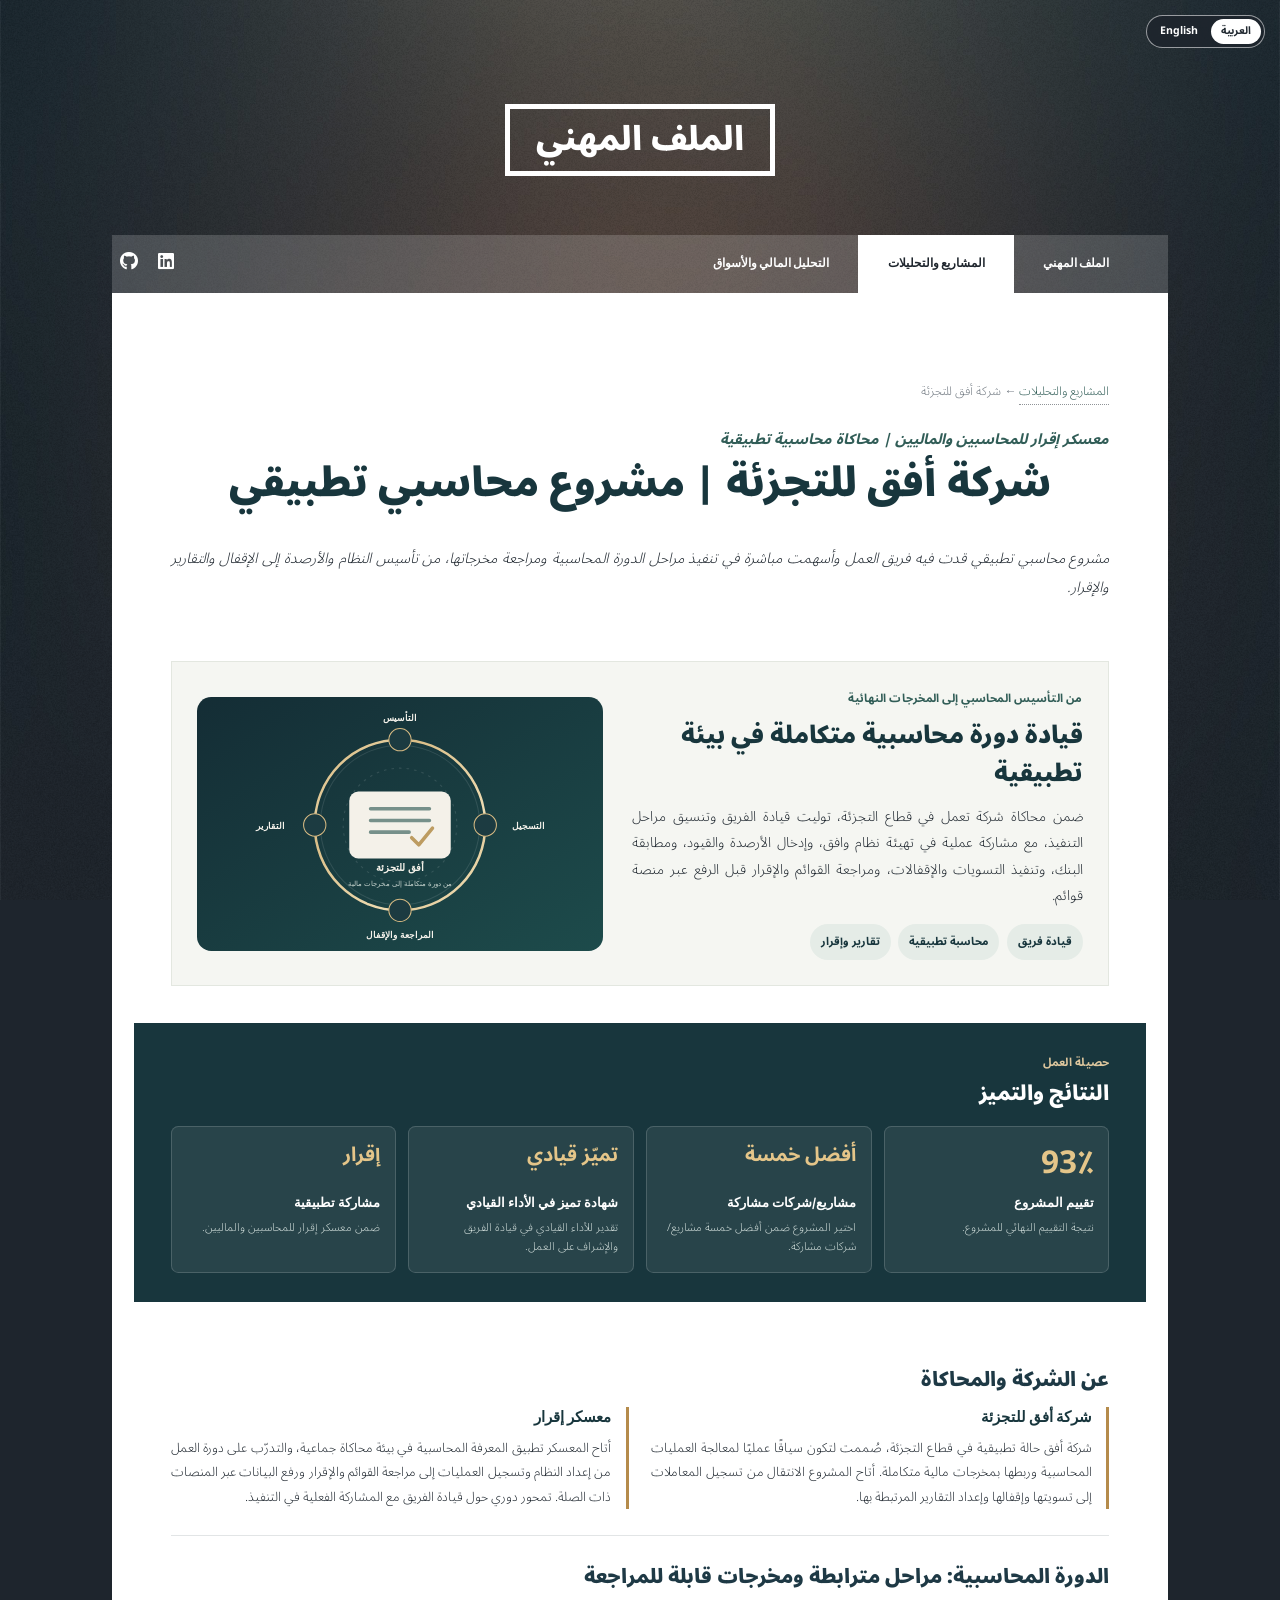
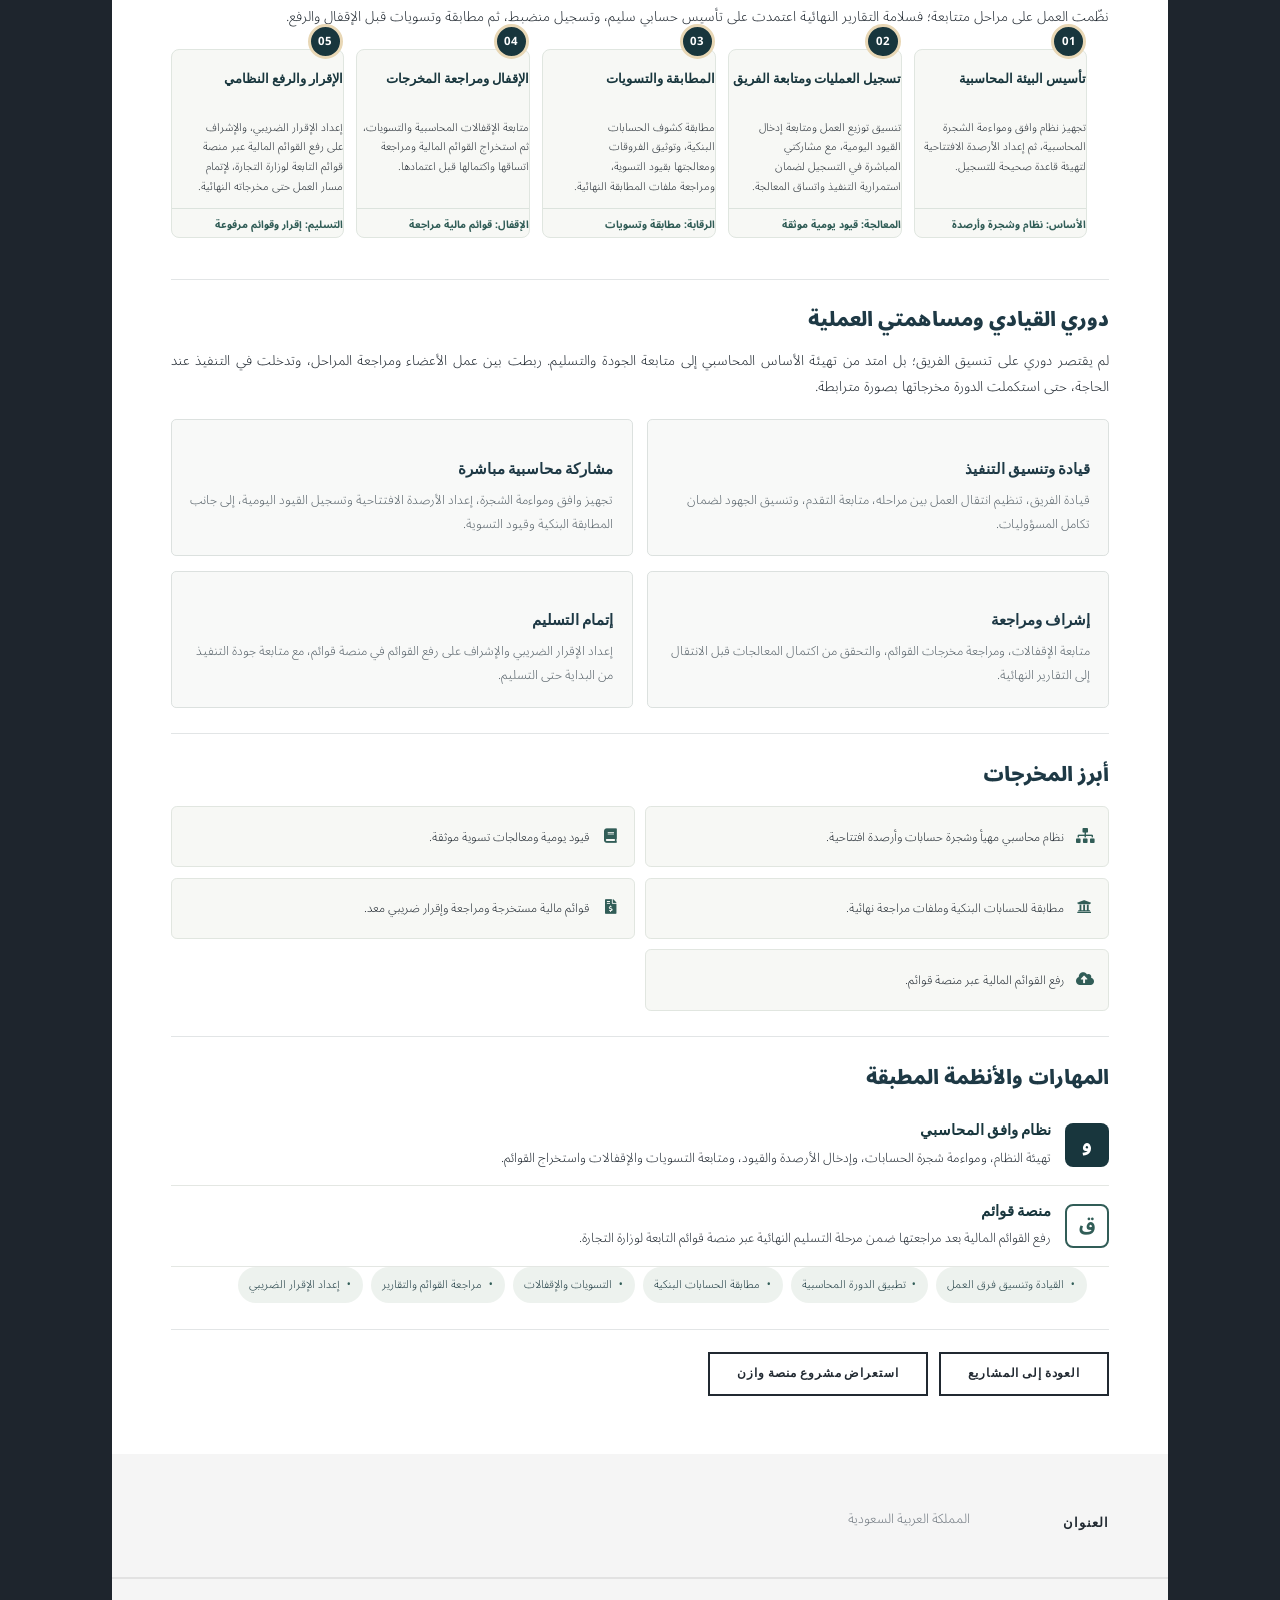
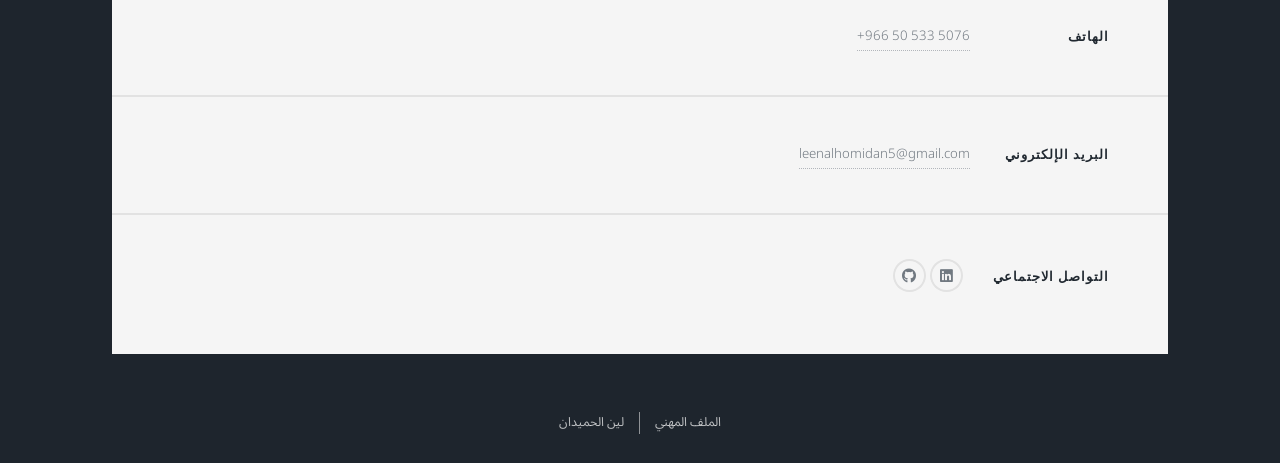
<file: project-afaq-retail.html>
<!DOCTYPE HTML>
<html lang="ar" dir="rtl">
	<head>
		<title>شركة أفق للتجزئة | مشروع محاسبي تطبيقي | لين الحميدان</title>
		<meta charset="utf-8" />
		<meta name="viewport" content="width=device-width, initial-scale=1, user-scalable=no" />
		<meta name="description" content="مشروع محاسبي تطبيقي في معسكر إقرار، قدت فيه تنفيذ الدورة المحاسبية لشركة أفق للتجزئة من تهيئة النظام إلى التقارير والإقرار." />
		<link rel="stylesheet" href="assets/css/main.css" />
		<noscript><link rel="stylesheet" href="assets/css/noscript.css" /></noscript>
	</head>
	<body class="is-preload portfolio-page">
		<div id="wrapper">
			<header id="header"><a href="index.html" class="logo">الملف المهني</a></header>
			<nav id="nav">
				<ul class="links">
					<li><a href="index.html">الملف المهني</a></li>
					<li class="active"><a href="generic.html">المشاريع والتحليلات</a></li>
					<li><a href="elements.html">التحليل المالي والأسواق</a></li>
				</ul>
				<ul class="icons">
					<li><a href="https://www.linkedin.com/in/leen-alhomidan-3b4167372" class="icon brands fa-linkedin" target="_blank" rel="noopener noreferrer"><span class="label">LinkedIn</span></a></li>
					<li><a href="#" class="icon brands fa-github"><span class="label">GitHub</span></a></li>
				</ul>
			</nav>

			<div id="main">
				<main class="post portfolio-collection project-detail accounting-project" lang="ar" dir="rtl">
					<p class="breadcrumbs"><a href="generic.html">المشاريع والتحليلات</a> ← شركة أفق للتجزئة</p>
					<header class="major">
						<p class="project-category">معسكر إقرار للمحاسبين والماليين | محاكاة محاسبية تطبيقية</p>
						<h1>شركة أفق للتجزئة | مشروع محاسبي تطبيقي</h1>
						<p>مشروع محاسبي تطبيقي قدت فيه فريق العمل وأسهمت مباشرة في تنفيذ مراحل الدورة المحاسبية ومراجعة مخرجاتها، من تأسيس النظام والأرصدة إلى الإقفال والتقارير والإقرار.</p>
					</header>

					<section class="accounting-hero" aria-label="ملخص قيادة المشروع">
						<div class="accounting-hero-copy">
							<p class="accounting-eyebrow">من التأسيس المحاسبي إلى المخرجات النهائية</p>
							<h2>قيادة دورة محاسبية متكاملة في بيئة تطبيقية</h2>
							<p>ضمن محاكاة شركة تعمل في قطاع التجزئة، توليت قيادة الفريق وتنسيق مراحل التنفيذ، مع مشاركة عملية في تهيئة نظام وافق، وإدخال الأرصدة والقيود، ومطابقة البنك، وتنفيذ التسويات والإقفالات، ومراجعة القوائم والإقرار قبل الرفع عبر منصة قوائم.</p>
							<div class="accounting-hero-tags" aria-label="مجالات المشروع">
								<span>قيادة فريق</span>
								<span>محاسبة تطبيقية</span>
								<span>تقارير وإقرار</span>
							</div>
						</div>
						<div class="accounting-hero-visual">
							<img src="images/afaq-retail-cover.svg" alt="مسار بصري يوضح انتقال العمل من التأسيس والتسجيل إلى المراجعة والتقارير" />
						</div>
					</section>

					<section class="accounting-results" aria-labelledby="accounting-results-title">
						<div class="accounting-section-heading">
							<p class="accounting-eyebrow">حصيلة العمل</p>
							<h2 id="accounting-results-title">النتائج والتميز</h2>
						</div>
						<div class="accounting-metrics">
							<article class="accounting-metric accounting-metric-score">
								<span class="metric-value">93٪</span>
								<h3>تقييم المشروع</h3>
								<p>نتيجة التقييم النهائي للمشروع.</p>
							</article>
							<article class="accounting-metric">
								<span class="metric-value metric-text">أفضل خمسة</span>
								<h3>مشاريع/شركات مشاركة</h3>
								<p>اختير المشروع ضمن أفضل خمسة مشاريع/شركات مشاركة.</p>
							</article>
							<article class="accounting-metric">
								<span class="metric-value metric-text">تميّز قيادي</span>
								<h3>شهادة تميز في الأداء القيادي</h3>
								<p>تقدير للأداء القيادي في قيادة الفريق والإشراف على العمل.</p>
							</article>
							<article class="accounting-metric">
								<span class="metric-value metric-text">إقرار</span>
								<h3>مشاركة تطبيقية</h3>
								<p>ضمن معسكر إقرار للمحاسبين والماليين.</p>
							</article>
						</div>
					</section>

					<section class="content-section">
						<h2>عن الشركة والمحاكاة</h2>
						<div class="accounting-intro-grid">
							<article>
								<h3>شركة أفق للتجزئة</h3>
								<p>شركة أفق حالة تطبيقية في قطاع التجزئة، صُممت لتكون سياقًا عمليًا لمعالجة العمليات المحاسبية وربطها بمخرجات مالية متكاملة. أتاح المشروع الانتقال من تسجيل المعاملات إلى تسويتها وإقفالها وإعداد التقارير المرتبطة بها.</p>
							</article>
							<article>
								<h3>معسكر إقرار</h3>
								<p>أتاح المعسكر تطبيق المعرفة المحاسبية في بيئة محاكاة جماعية، والتدرّب على دورة العمل من إعداد النظام وتسجيل العمليات إلى مراجعة القوائم والإقرار ورفع البيانات عبر المنصات ذات الصلة. تمحور دوري حول قيادة الفريق مع المشاركة الفعلية في التنفيذ.</p>
							</article>
						</div>
					</section>

					<section class="content-section">
						<h2>الدورة المحاسبية: مراحل مترابطة ومخرجات قابلة للمراجعة</h2>
						<p>نظّمت العمل على مراحل متتابعة؛ فسلامة التقارير النهائية اعتمدت على تأسيس حسابي سليم، وتسجيل منضبط، ثم مطابقة وتسويات قبل الإقفال والرفع.</p>
						<ol class="accounting-flow" aria-label="تسلسل مراحل الدورة المحاسبية">
							<li class="accounting-flow-step">
								<span class="flow-number">01</span>
								<div>
									<h3>تأسيس البيئة المحاسبية</h3>
									<p>تجهيز نظام وافق ومواءمة الشجرة المحاسبية، ثم إعداد الأرصدة الافتتاحية لتهيئة قاعدة صحيحة للتسجيل.</p>
									<span class="flow-output">الأساس: نظام وشجرة وأرصدة</span>
								</div>
							</li>
							<li class="accounting-flow-step">
								<span class="flow-number">02</span>
								<div>
									<h3>تسجيل العمليات ومتابعة الفريق</h3>
									<p>تنسيق توزيع العمل ومتابعة إدخال القيود اليومية، مع مشاركتي المباشرة في التسجيل لضمان استمرارية التنفيذ واتساق المعالجة.</p>
									<span class="flow-output">المعالجة: قيود يومية موثقة</span>
								</div>
							</li>
							<li class="accounting-flow-step">
								<span class="flow-number">03</span>
								<div>
									<h3>المطابقة والتسويات</h3>
									<p>مطابقة كشوف الحسابات البنكية، وتوثيق الفروقات ومعالجتها بقيود التسوية، ومراجعة ملفات المطابقة النهائية.</p>
									<span class="flow-output">الرقابة: مطابقة وتسويات</span>
								</div>
							</li>
							<li class="accounting-flow-step">
								<span class="flow-number">04</span>
								<div>
									<h3>الإقفال ومراجعة المخرجات</h3>
									<p>متابعة الإقفالات المحاسبية والتسويات، ثم استخراج القوائم المالية ومراجعة اتساقها واكتمالها قبل اعتمادها.</p>
									<span class="flow-output">الإقفال: قوائم مالية مراجعة</span>
								</div>
							</li>
							<li class="accounting-flow-step">
								<span class="flow-number">05</span>
								<div>
									<h3>الإقرار والرفع النظامي</h3>
									<p>إعداد الإقرار الضريبي، والإشراف على رفع القوائم المالية عبر منصة قوائم التابعة لوزارة التجارة، لإتمام مسار العمل حتى مخرجاته النهائية.</p>
									<span class="flow-output">التسليم: إقرار وقوائم مرفوعة</span>
								</div>
							</li>
						</ol>
					</section>

					<section class="content-section">
						<h2>دوري القيادي ومساهمتي العملية</h2>
						<p>لم يقتصر دوري على تنسيق الفريق؛ بل امتد من تهيئة الأساس المحاسبي إلى متابعة الجودة والتسليم. ربطت بين عمل الأعضاء ومراجعة المراحل، وتدخلت في التنفيذ عند الحاجة، حتى استكملت الدورة مخرجاتها بصورة مترابطة.</p>
						<div class="study-grid accounting-role-grid">
							<article class="study-card">
								<h3>قيادة وتنسيق التنفيذ</h3>
								<p>قيادة الفريق، تنظيم انتقال العمل بين مراحله، متابعة التقدم، وتنسيق الجهود لضمان تكامل المسؤوليات.</p>
							</article>
							<article class="study-card">
								<h3>مشاركة محاسبية مباشرة</h3>
								<p>تجهيز وافق ومواءمة الشجرة، إعداد الأرصدة الافتتاحية وتسجيل القيود اليومية، إلى جانب المطابقة البنكية وقيود التسوية.</p>
							</article>
							<article class="study-card">
								<h3>إشراف ومراجعة</h3>
								<p>متابعة الإقفالات، ومراجعة مخرجات القوائم، والتحقق من اكتمال المعالجات قبل الانتقال إلى التقارير النهائية.</p>
							</article>
							<article class="study-card">
								<h3>إتمام التسليم</h3>
								<p>إعداد الإقرار الضريبي والإشراف على رفع القوائم في منصة قوائم، مع متابعة جودة التنفيذ من البداية حتى التسليم.</p>
							</article>
						</div>
					</section>

					<section class="content-section">
						<h2>أبرز المخرجات</h2>
						<div class="accounting-deliverables">
							<div class="deliverable-item"><span class="icon solid fa-sitemap" aria-hidden="true"></span><p>نظام محاسبي مهيأ وشجرة حسابات وأرصدة افتتاحية.</p></div>
							<div class="deliverable-item"><span class="icon solid fa-book" aria-hidden="true"></span><p>قيود يومية ومعالجات تسوية موثقة.</p></div>
							<div class="deliverable-item"><span class="icon solid fa-university" aria-hidden="true"></span><p>مطابقة للحسابات البنكية وملفات مراجعة نهائية.</p></div>
							<div class="deliverable-item"><span class="icon solid fa-file-invoice-dollar" aria-hidden="true"></span><p>قوائم مالية مستخرجة ومراجعة وإقرار ضريبي معد.</p></div>
							<div class="deliverable-item"><span class="icon solid fa-cloud-upload-alt" aria-hidden="true"></span><p>رفع القوائم المالية عبر منصة قوائم.</p></div>
						</div>
					</section>

					<section class="content-section accounting-tools-section">
						<h2>المهارات والأنظمة المطبقة</h2>
						<div class="accounting-tool">
							<span class="tool-mark">و</span>
							<div>
								<h3>نظام وافق المحاسبي</h3>
								<p>تهيئة النظام، ومواءمة شجرة الحسابات، وإدخال الأرصدة والقيود، ومتابعة التسويات والإقفالات واستخراج القوائم.</p>
							</div>
						</div>
						<div class="accounting-tool">
							<span class="tool-mark tool-mark-outline">ق</span>
							<div>
								<h3>منصة قوائم</h3>
								<p>رفع القوائم المالية بعد مراجعتها ضمن مرحلة التسليم النهائية عبر منصة قوائم التابعة لوزارة التجارة.</p>
							</div>
						</div>
						<ul class="accounting-skills">
							<li>القيادة وتنسيق فرق العمل</li>
							<li>تطبيق الدورة المحاسبية</li>
							<li>مطابقة الحسابات البنكية</li>
							<li>التسويات والإقفالات</li>
							<li>مراجعة القوائم والتقارير</li>
							<li>إعداد الإقرار الضريبي</li>
						</ul>
					</section>

					<nav class="project-actions" aria-label="التنقل بين صفحات المشاريع">
						<a class="button" href="generic.html">العودة إلى المشاريع</a>
						<a class="button" href="project-wazen.html">استعراض مشروع منصة وازن</a>
					</nav>
				</main>
			</div>

			<footer id="footer" class="portfolio-footer">
				<section class="split contact" lang="ar" dir="rtl">
					<section class="alt">
						<h3>العنوان</h3>
						<p>المملكة العربية السعودية</p>
					</section>
					<section>
						<h3>الهاتف</h3>
						<p><a href="tel:+966505335076">+966 50 533 5076</a></p>
					</section>
					<section>
						<h3>البريد الإلكتروني</h3>
						<p><a href="mailto:leenalhomidan5@gmail.com">leenalhomidan5@gmail.com</a></p>
					</section>
					<section>
						<h3>التواصل الاجتماعي</h3>
						<ul class="icons alt">
							<li><a href="https://www.linkedin.com/in/leen-alhomidan-3b4167372" class="icon brands alt fa-linkedin" target="_blank" rel="noopener noreferrer"><span class="label">LinkedIn</span></a></li>
							<li><a href="#" class="icon brands alt fa-github"><span class="label">GitHub</span></a></li>
						</ul>
					</section>
				</section>
			</footer>
			<div id="copyright">
				<ul class="portfolio-copyright" lang="ar" dir="rtl">
					<li>الملف المهني</li>
					<li>لين الحميدان</li>
				</ul>
			</div>
		</div>

		<script src="assets/js/jquery.min.js"></script>
		<script src="assets/js/jquery.scrollex.min.js"></script>
		<script src="assets/js/jquery.scrolly.min.js"></script>
		<script src="assets/js/browser.min.js"></script>
		<script src="assets/js/breakpoints.min.js"></script>
		<script src="assets/js/util.js"></script>
		<script src="assets/js/main.js"></script>
		<script src="assets/js/language-toggle.js"></script>
	</body>
</html>
</file>
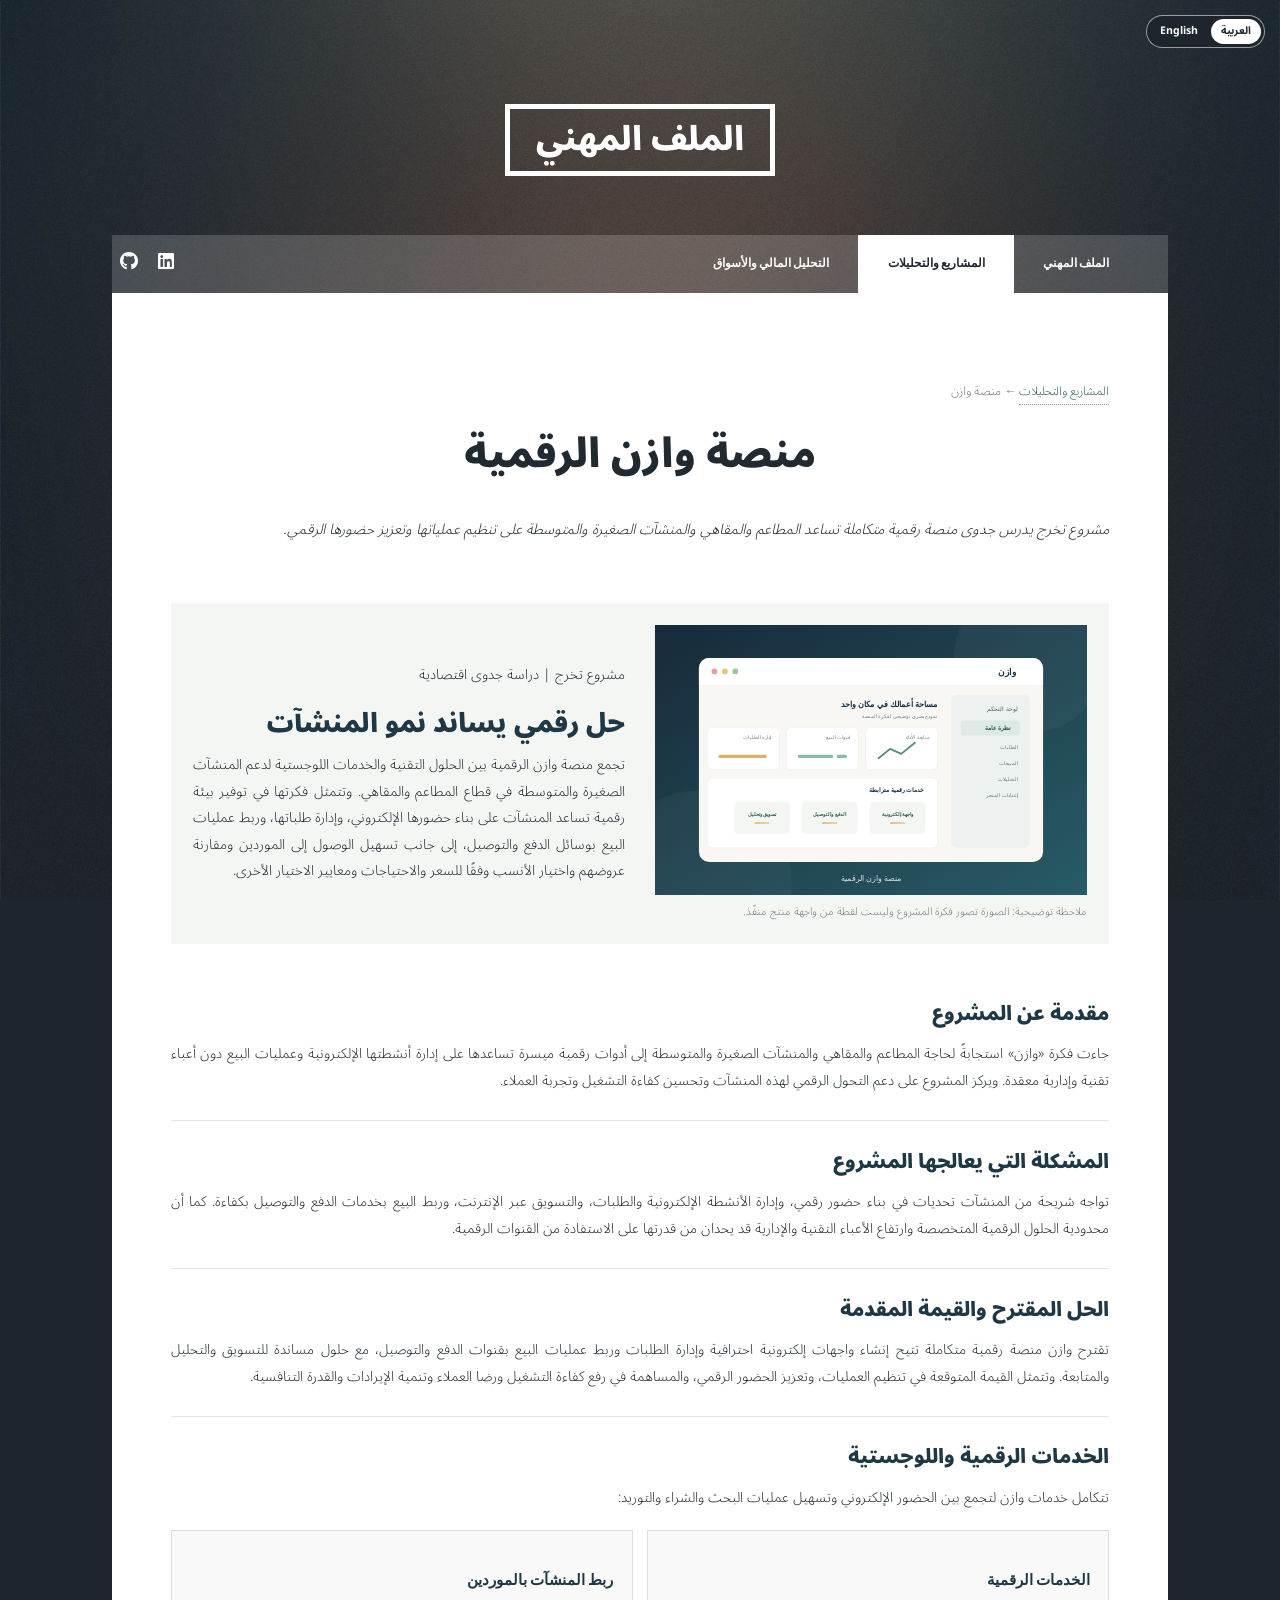
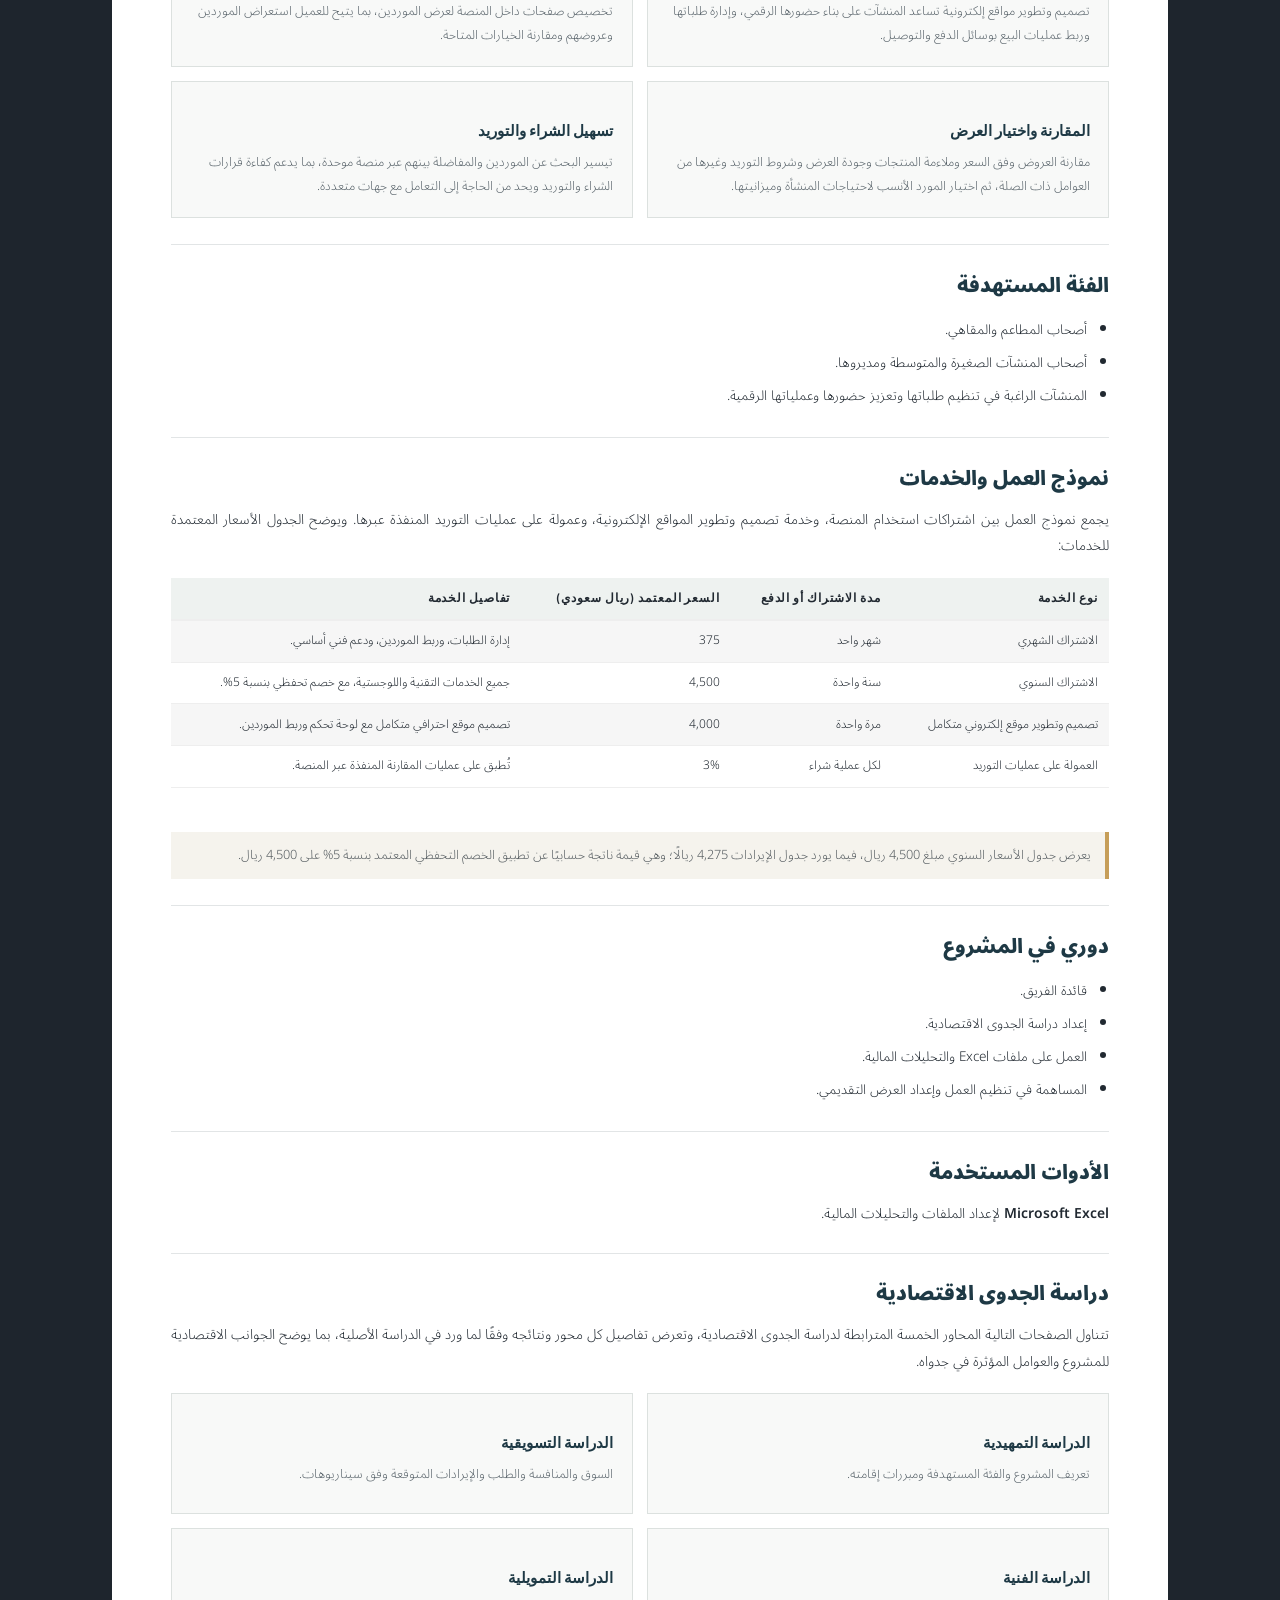
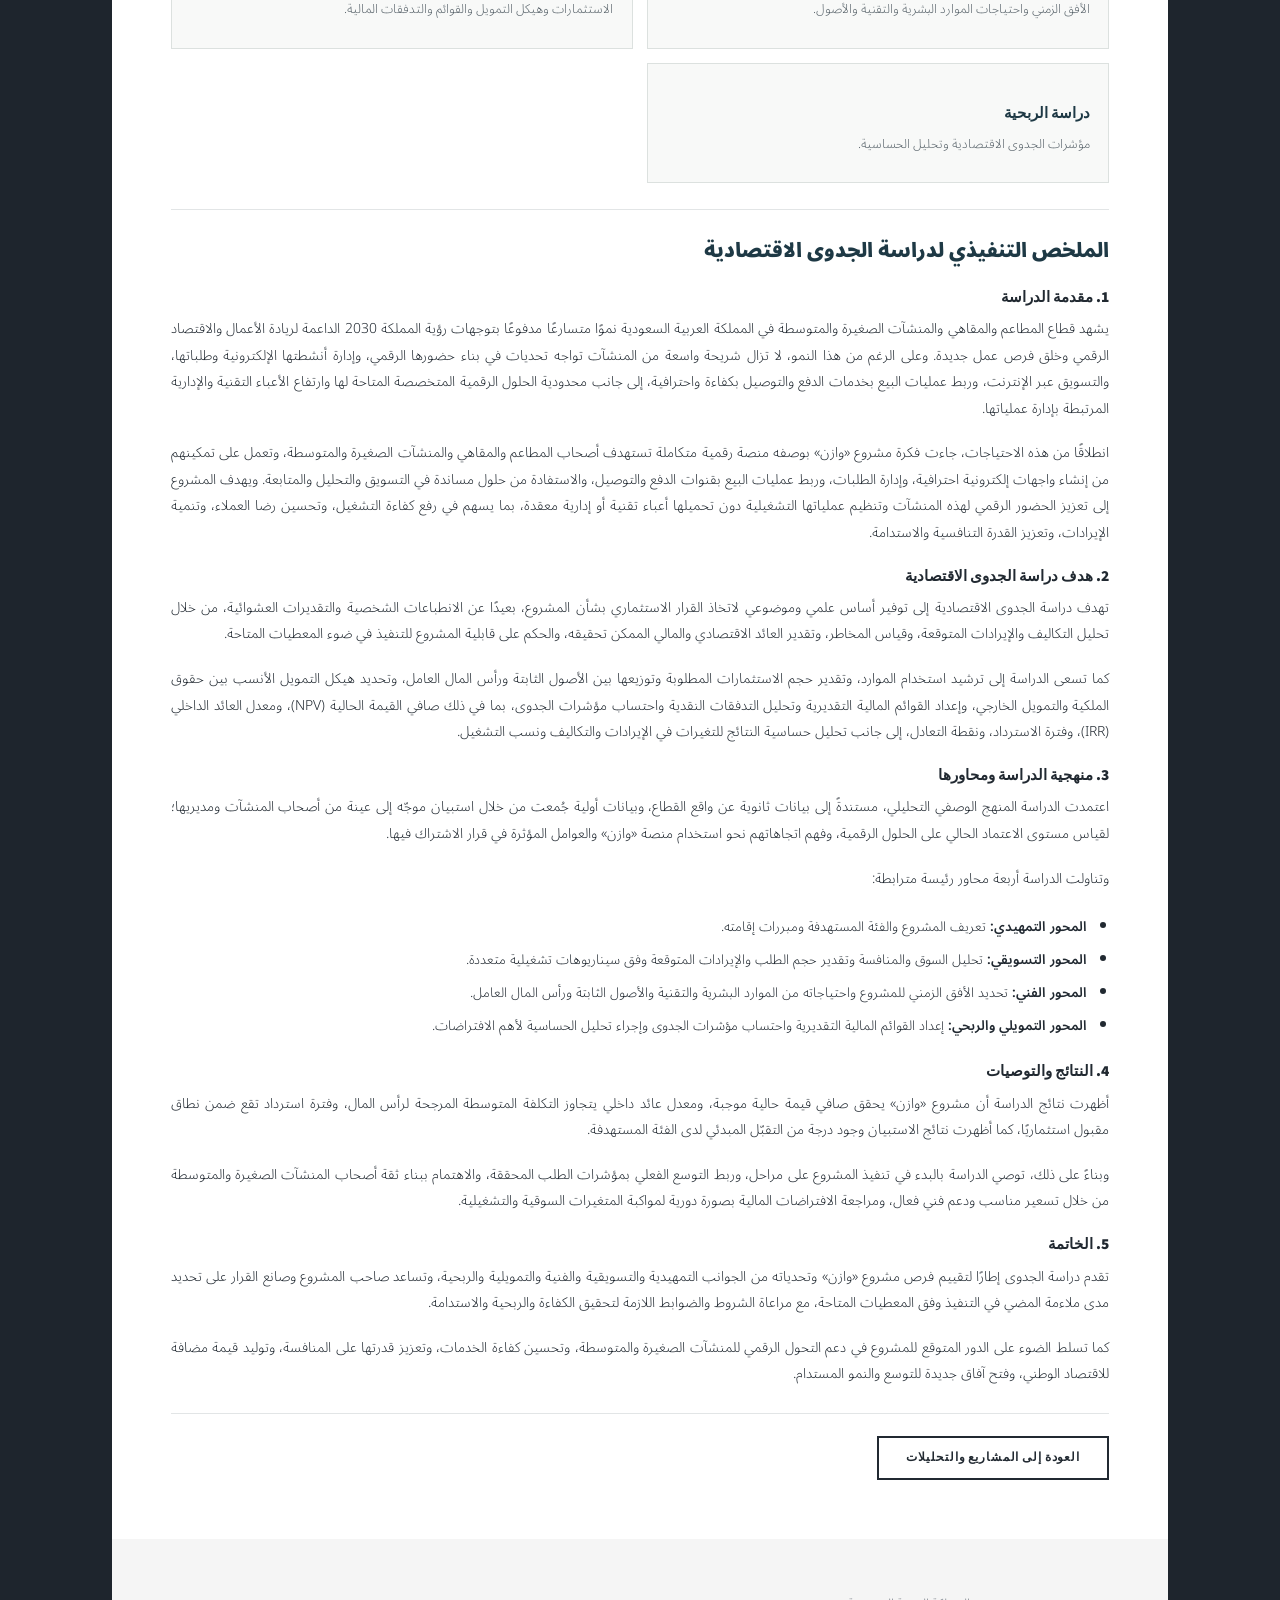
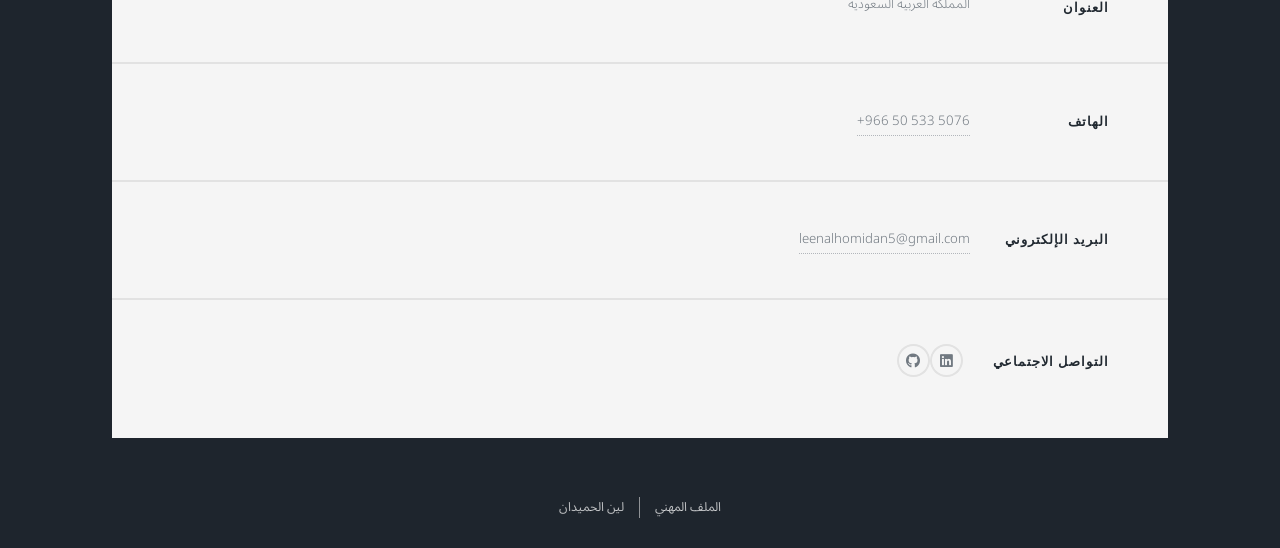
<file: project-wazen.html>
<!DOCTYPE HTML>
<html lang="ar" dir="rtl">
	<head>
		<title>منصة وازن الرقمية | لين الحميدان</title>
		<meta charset="utf-8" />
		<meta name="viewport" content="width=device-width, initial-scale=1, user-scalable=no" />
		<link rel="stylesheet" href="assets/css/main.css" />
		<noscript><link rel="stylesheet" href="assets/css/noscript.css" /></noscript>
	</head>
	<body class="is-preload portfolio-page">
		<div id="wrapper">
			<header id="header"><a href="index.html" class="logo">الملف المهني</a></header>
			<nav id="nav">
				<ul class="links">
					<li><a href="index.html">الملف المهني</a></li>
					<li class="active"><a href="generic.html">المشاريع والتحليلات</a></li>
					<li><a href="elements.html">التحليل المالي والأسواق</a></li>
				</ul>
				<ul class="icons">
					<li><a href="https://www.linkedin.com/in/leen-alhomidan-3b4167372" class="icon brands fa-linkedin" target="_blank" rel="noopener noreferrer"><span class="label">LinkedIn</span></a></li>
					<li><a href="#" class="icon brands fa-github"><span class="label">GitHub</span></a></li>
				</ul>
			</nav>
			<div id="main">
				<section class="post portfolio-collection project-detail" lang="ar" dir="rtl">
					<p class="breadcrumbs"><a href="generic.html">المشاريع والتحليلات</a> ← منصة وازن</p>
					<header class="major">
						<h1>منصة وازن الرقمية</h1>
						<p>مشروع تخرج يدرس جدوى منصة رقمية متكاملة تساعد المطاعم والمقاهي والمنشآت الصغيرة والمتوسطة على تنظيم عملياتها وتعزيز حضورها الرقمي.</p>
					</header>

					<div class="project-hero">
						<figure class="project-illustration">
							<img src="images/wazen-cover.svg" alt="تصميم توضيحي لفكرة منصة وازن الرقمية" />
							<figcaption class="image-disclaimer">ملاحظة توضيحية: الصورة تصور فكرة المشروع وليست لقطة من واجهة منتج منفّذ.</figcaption>
						</figure>
						<div class="project-hero-copy">
							<p class="project-category">مشروع تخرج | دراسة جدوى اقتصادية</p>
							<h2>حل رقمي يساند نمو المنشآت</h2>
							<p>تجمع منصة وازن الرقمية بين الحلول التقنية والخدمات اللوجستية لدعم المنشآت الصغيرة والمتوسطة في قطاع المطاعم والمقاهي. وتتمثل فكرتها في توفير بيئة رقمية تساعد المنشآت على بناء حضورها الإلكتروني، وإدارة طلباتها، وربط عمليات البيع بوسائل الدفع والتوصيل، إلى جانب تسهيل الوصول إلى الموردين ومقارنة عروضهم واختيار الأنسب وفقًا للسعر والاحتياجات ومعايير الاختيار الأخرى.</p>
						</div>
					</div>

					<section class="content-section">
						<h2>مقدمة عن المشروع</h2>
						<p>جاءت فكرة «وازن» استجابةً لحاجة المطاعم والمقاهي والمنشآت الصغيرة والمتوسطة إلى أدوات رقمية ميسرة تساعدها على إدارة أنشطتها الإلكترونية وعمليات البيع دون أعباء تقنية وإدارية معقدة. ويركز المشروع على دعم التحول الرقمي لهذه المنشآت وتحسين كفاءة التشغيل وتجربة العملاء.</p>
					</section>

					<section class="content-section">
						<h2>المشكلة التي يعالجها المشروع</h2>
						<p>تواجه شريحة من المنشآت تحديات في بناء حضور رقمي، وإدارة الأنشطة الإلكترونية والطلبات، والتسويق عبر الإنترنت، وربط البيع بخدمات الدفع والتوصيل بكفاءة. كما أن محدودية الحلول الرقمية المتخصصة وارتفاع الأعباء التقنية والإدارية قد يحدان من قدرتها على الاستفادة من القنوات الرقمية.</p>
					</section>

					<section class="content-section">
						<h2>الحل المقترح والقيمة المقدمة</h2>
						<p>تقترح وازن منصة رقمية متكاملة تتيح إنشاء واجهات إلكترونية احترافية وإدارة الطلبات وربط عمليات البيع بقنوات الدفع والتوصيل، مع حلول مساندة للتسويق والتحليل والمتابعة. وتتمثل القيمة المتوقعة في تنظيم العمليات، وتعزيز الحضور الرقمي، والمساهمة في رفع كفاءة التشغيل ورضا العملاء وتنمية الإيرادات والقدرة التنافسية.</p>
					</section>

					<section class="content-section">
						<h2>الخدمات الرقمية واللوجستية</h2>
						<p>تتكامل خدمات وازن لتجمع بين الحضور الإلكتروني وتسهيل عمليات البحث والشراء والتوريد:</p>
						<div class="study-grid">
							<article class="study-card">
								<h3>الخدمات الرقمية</h3>
								<p>تصميم وتطوير مواقع إلكترونية تساعد المنشآت على بناء حضورها الرقمي، وإدارة طلباتها وربط عمليات البيع بوسائل الدفع والتوصيل.</p>
							</article>
							<article class="study-card">
								<h3>ربط المنشآت بالموردين</h3>
								<p>تخصيص صفحات داخل المنصة لعرض الموردين، بما يتيح للعميل استعراض الموردين وعروضهم ومقارنة الخيارات المتاحة.</p>
							</article>
							<article class="study-card">
								<h3>المقارنة واختيار العرض</h3>
								<p>مقارنة العروض وفق السعر وملاءمة المنتجات وجودة العرض وشروط التوريد وغيرها من العوامل ذات الصلة، ثم اختيار المورد الأنسب لاحتياجات المنشأة وميزانيتها.</p>
							</article>
							<article class="study-card">
								<h3>تسهيل الشراء والتوريد</h3>
								<p>تيسير البحث عن الموردين والمفاضلة بينهم عبر منصة موحدة، بما يدعم كفاءة قرارات الشراء والتوريد ويحد من الحاجة إلى التعامل مع جهات متعددة.</p>
							</article>
						</div>
					</section>

					<section class="content-section">
						<h2>الفئة المستهدفة</h2>
						<ul>
							<li>أصحاب المطاعم والمقاهي.</li>
							<li>أصحاب المنشآت الصغيرة والمتوسطة ومديروها.</li>
							<li>المنشآت الراغبة في تنظيم طلباتها وتعزيز حضورها وعملياتها الرقمية.</li>
						</ul>
					</section>

					<section class="content-section">
						<h2>نموذج العمل والخدمات</h2>
						<p>يجمع نموذج العمل بين اشتراكات استخدام المنصة، وخدمة تصميم وتطوير المواقع الإلكترونية، وعمولة على عمليات التوريد المنفذة عبرها. ويوضح الجدول الأسعار المعتمدة للخدمات:</p>
						<div class="study-table-wrap">
							<table class="study-table">
								<thead>
									<tr><th>نوع الخدمة</th><th>مدة الاشتراك أو الدفع</th><th>السعر المعتمد (ريال سعودي)</th><th>تفاصيل الخدمة</th></tr>
								</thead>
								<tbody>
									<tr><td>الاشتراك الشهري</td><td>شهر واحد</td><td>375</td><td>إدارة الطلبات، وربط الموردين، ودعم فني أساسي.</td></tr>
									<tr><td>الاشتراك السنوي</td><td>سنة واحدة</td><td>4,500</td><td>جميع الخدمات التقنية واللوجستية، مع خصم تحفظي بنسبة 5%.</td></tr>
									<tr><td>تصميم وتطوير موقع إلكتروني متكامل</td><td>مرة واحدة</td><td>4,000</td><td>تصميم موقع احترافي متكامل مع لوحة تحكم وربط الموردين.</td></tr>
									<tr><td>العمولة على عمليات التوريد</td><td>لكل عملية شراء</td><td>3%</td><td>تُطبق على عمليات المقارنة المنفذة عبر المنصة.</td></tr>
								</tbody>
							</table>
						</div>
						<p class="data-note source-conflict">يعرض جدول الأسعار السنوي مبلغ 4,500 ريال، فيما يورد جدول الإيرادات 4,275 ريالًا؛ وهي قيمة ناتجة حسابيًا عن تطبيق الخصم التحفظي المعتمد بنسبة 5% على 4,500 ريال.</p>
					</section>

					<section class="content-section">
						<h2>دوري في المشروع</h2>
						<ul>
							<li>قائدة الفريق.</li>
							<li>إعداد دراسة الجدوى الاقتصادية.</li>
							<li>العمل على ملفات Excel والتحليلات المالية.</li>
							<li>المساهمة في تنظيم العمل وإعداد العرض التقديمي.</li>
						</ul>
					</section>

					<section class="content-section">
						<h2>الأدوات المستخدمة</h2>
						<p><strong>Microsoft Excel</strong> لإعداد الملفات والتحليلات المالية.</p>
					</section>

					<section class="content-section" id="studies">
						<h2>دراسة الجدوى الاقتصادية</h2>
						<p>تتناول الصفحات التالية المحاور الخمسة المترابطة لدراسة الجدوى الاقتصادية، وتعرض تفاصيل كل محور ونتائجه وفقًا لما ورد في الدراسة الأصلية، بما يوضح الجوانب الاقتصادية للمشروع والعوامل المؤثرة في جدواه.</p>
						<div class="study-grid">
							<a class="study-card" >
								<h3>الدراسة التمهيدية</h3>
								<p>تعريف المشروع والفئة المستهدفة ومبررات إقامته.</p>
								<span></span>
							</a>
							<a class="study-card" >
								<h3>الدراسة التسويقية</h3>
								<p>السوق والمنافسة والطلب والإيرادات المتوقعة وفق سيناريوهات.</p>
								<span></span>
							</a>
							<a class="study-card" >
								<h3>الدراسة الفنية</h3>
								<p>الأفق الزمني واحتياجات الموارد البشرية والتقنية والأصول.</p>
								<span></span>
							</a>
							<a class="study-card" >
								<h3>الدراسة التمويلية</h3>
								<p>الاستثمارات وهيكل التمويل والقوائم والتدفقات المالية.</p>
								<span></span>
							</a>
							<a class="study-card" >
								<h3>دراسة الربحية</h3>
								<p>مؤشرات الجدوى الاقتصادية وتحليل الحساسية.</p>
								<span></span>
							</a>
						</div>
					</section>

					<section class="content-section">
						<h2>الملخص التنفيذي لدراسة الجدوى الاقتصادية</h2>
						<h3>1. مقدمة الدراسة</h3>
						<p>يشهد قطاع المطاعم والمقاهي والمنشآت الصغيرة والمتوسطة في المملكة العربية السعودية نموًا متسارعًا مدفوعًا بتوجهات رؤية المملكة 2030 الداعمة لريادة الأعمال والاقتصاد الرقمي وخلق فرص عمل جديدة. وعلى الرغم من هذا النمو، لا تزال شريحة واسعة من المنشآت تواجه تحديات في بناء حضورها الرقمي، وإدارة أنشطتها الإلكترونية وطلباتها، والتسويق عبر الإنترنت، وربط عمليات البيع بخدمات الدفع والتوصيل بكفاءة واحترافية، إلى جانب محدودية الحلول الرقمية المتخصصة المتاحة لها وارتفاع الأعباء التقنية والإدارية المرتبطة بإدارة عملياتها.</p>
						<p>انطلاقًا من هذه الاحتياجات، جاءت فكرة مشروع «وازن» بوصفه منصة رقمية متكاملة تستهدف أصحاب المطاعم والمقاهي والمنشآت الصغيرة والمتوسطة، وتعمل على تمكينهم من إنشاء واجهات إلكترونية احترافية، وإدارة الطلبات، وربط عمليات البيع بقنوات الدفع والتوصيل، والاستفادة من حلول مساندة في التسويق والتحليل والمتابعة. ويهدف المشروع إلى تعزيز الحضور الرقمي لهذه المنشآت وتنظيم عملياتها التشغيلية دون تحميلها أعباء تقنية أو إدارية معقدة، بما يسهم في رفع كفاءة التشغيل، وتحسين رضا العملاء، وتنمية الإيرادات، وتعزيز القدرة التنافسية والاستدامة.</p>

						<h3>2. هدف دراسة الجدوى الاقتصادية</h3>
						<p>تهدف دراسة الجدوى الاقتصادية إلى توفير أساس علمي وموضوعي لاتخاذ القرار الاستثماري بشأن المشروع، بعيدًا عن الانطباعات الشخصية والتقديرات العشوائية، من خلال تحليل التكاليف والإيرادات المتوقعة، وقياس المخاطر، وتقدير العائد الاقتصادي والمالي الممكن تحقيقه، والحكم على قابلية المشروع للتنفيذ في ضوء المعطيات المتاحة.</p>
						<p>كما تسعى الدراسة إلى ترشيد استخدام الموارد، وتقدير حجم الاستثمارات المطلوبة وتوزيعها بين الأصول الثابتة ورأس المال العامل، وتحديد هيكل التمويل الأنسب بين حقوق الملكية والتمويل الخارجي، وإعداد القوائم المالية التقديرية وتحليل التدفقات النقدية واحتساب مؤشرات الجدوى، بما في ذلك صافي القيمة الحالية (NPV)، ومعدل العائد الداخلي (IRR)، وفترة الاسترداد، ونقطة التعادل، إلى جانب تحليل حساسية النتائج للتغيرات في الإيرادات والتكاليف ونسب التشغيل.</p>

						<h3>3. منهجية الدراسة ومحاورها</h3>
						<p>اعتمدت الدراسة المنهج الوصفي التحليلي، مستندةً إلى بيانات ثانوية عن واقع القطاع، وبيانات أولية جُمعت من خلال استبيان موجّه إلى عينة من أصحاب المنشآت ومديريها؛ لقياس مستوى الاعتماد الحالي على الحلول الرقمية، وفهم اتجاهاتهم نحو استخدام منصة «وازن» والعوامل المؤثرة في قرار الاشتراك فيها.</p>
						<p>وتناولت الدراسة أربعة محاور رئيسة مترابطة:</p>
						<ul>
							<li><strong>المحور التمهيدي:</strong> تعريف المشروع والفئة المستهدفة ومبررات إقامته.</li>
							<li><strong>المحور التسويقي:</strong> تحليل السوق والمنافسة وتقدير حجم الطلب والإيرادات المتوقعة وفق سيناريوهات تشغيلية متعددة.</li>
							<li><strong>المحور الفني:</strong> تحديد الأفق الزمني للمشروع واحتياجاته من الموارد البشرية والتقنية والأصول الثابتة ورأس المال العامل.</li>
							<li><strong>المحور التمويلي والربحي:</strong> إعداد القوائم المالية التقديرية واحتساب مؤشرات الجدوى وإجراء تحليل الحساسية لأهم الافتراضات.</li>
						</ul>

						<h3>4. النتائج والتوصيات</h3>
						<p>أظهرت نتائج الدراسة أن مشروع «وازن» يحقق صافي قيمة حالية موجبة، ومعدل عائد داخلي يتجاوز التكلفة المتوسطة المرجحة لرأس المال، وفترة استرداد تقع ضمن نطاق مقبول استثماريًا، كما أظهرت نتائج الاستبيان وجود درجة من التقبّل المبدئي لدى الفئة المستهدفة.</p>
						<p>وبناءً على ذلك، توصي الدراسة بالبدء في تنفيذ المشروع على مراحل، وربط التوسع الفعلي بمؤشرات الطلب المحققة، والاهتمام ببناء ثقة أصحاب المنشآت الصغيرة والمتوسطة من خلال تسعير مناسب ودعم فني فعال، ومراجعة الافتراضات المالية بصورة دورية لمواكبة المتغيرات السوقية والتشغيلية.</p>

						<h3>5. الخاتمة</h3>
						<p>تقدم دراسة الجدوى إطارًا لتقييم فرص مشروع «وازن» وتحدياته من الجوانب التمهيدية والتسويقية والفنية والتمويلية والربحية، وتساعد صاحب المشروع وصانع القرار على تحديد مدى ملاءمة المضي في التنفيذ وفق المعطيات المتاحة، مع مراعاة الشروط والضوابط اللازمة لتحقيق الكفاءة والربحية والاستدامة.</p>
						<p>كما تسلط الضوء على الدور المتوقع للمشروع في دعم التحول الرقمي للمنشآت الصغيرة والمتوسطة، وتحسين كفاءة الخدمات، وتعزيز قدرتها على المنافسة، وتوليد قيمة مضافة للاقتصاد الوطني، وفتح آفاق جديدة للتوسع والنمو المستدام.</p>
					</section>
					<div class="project-actions">
						<a class="button" href="generic.html">العودة إلى المشاريع والتحليلات</a>
					</div>
				</section>
			</div>
			<footer id="footer" class="portfolio-footer">
				<section class="split contact" lang="ar" dir="rtl">
					<section class="alt"><h3>العنوان</h3><p>المملكة العربية السعودية</p></section>
					<section><h3>الهاتف</h3><p><a href="tel:+966505335076">+966 50 533 5076</a></p></section>
					<section><h3>البريد الإلكتروني</h3><p><a href="mailto:leenalhomidan5@gmail.com">leenalhomidan5@gmail.com</a></p></section>
					<section><h3>التواصل الاجتماعي</h3><ul class="icons alt"><li><a href="https://www.linkedin.com/in/leen-alhomidan-3b4167372" class="icon brands alt fa-linkedin" target="_blank" rel="noopener noreferrer"><span class="label">LinkedIn</span></a></li><li><a href="#" class="icon brands alt fa-github"><span class="label">GitHub</span></a></li></ul></section>
				</section>
			</footer>
			<div id="copyright"><ul class="portfolio-copyright" lang="ar" dir="rtl"><li>الملف المهني</li><li>لين الحميدان</li></ul></div>
		</div>
		<script src="assets/js/jquery.min.js"></script><script src="assets/js/jquery.scrollex.min.js"></script><script src="assets/js/jquery.scrolly.min.js"></script><script src="assets/js/browser.min.js"></script><script src="assets/js/breakpoints.min.js"></script><script src="assets/js/util.js"></script><script src="assets/js/main.js"></script><script src="assets/js/language-toggle.js"></script>
	</body>
</html>
</file>
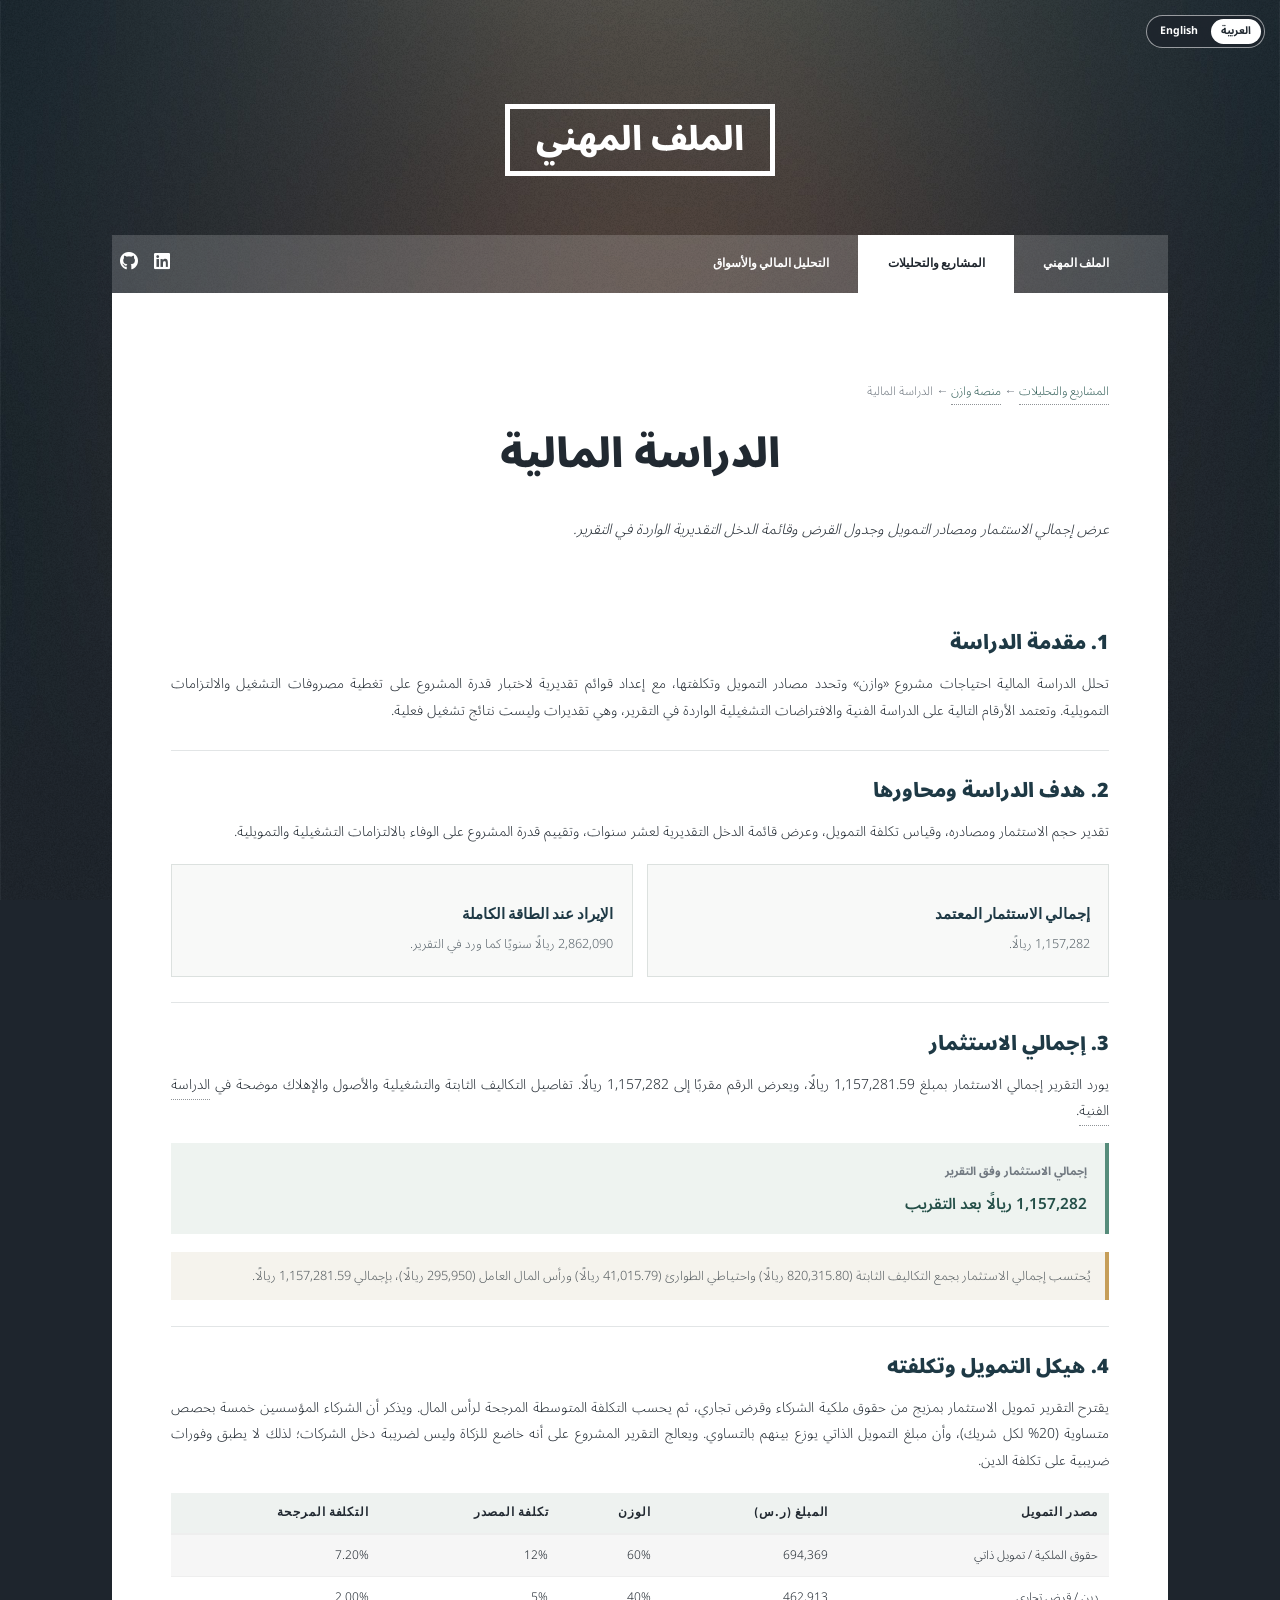
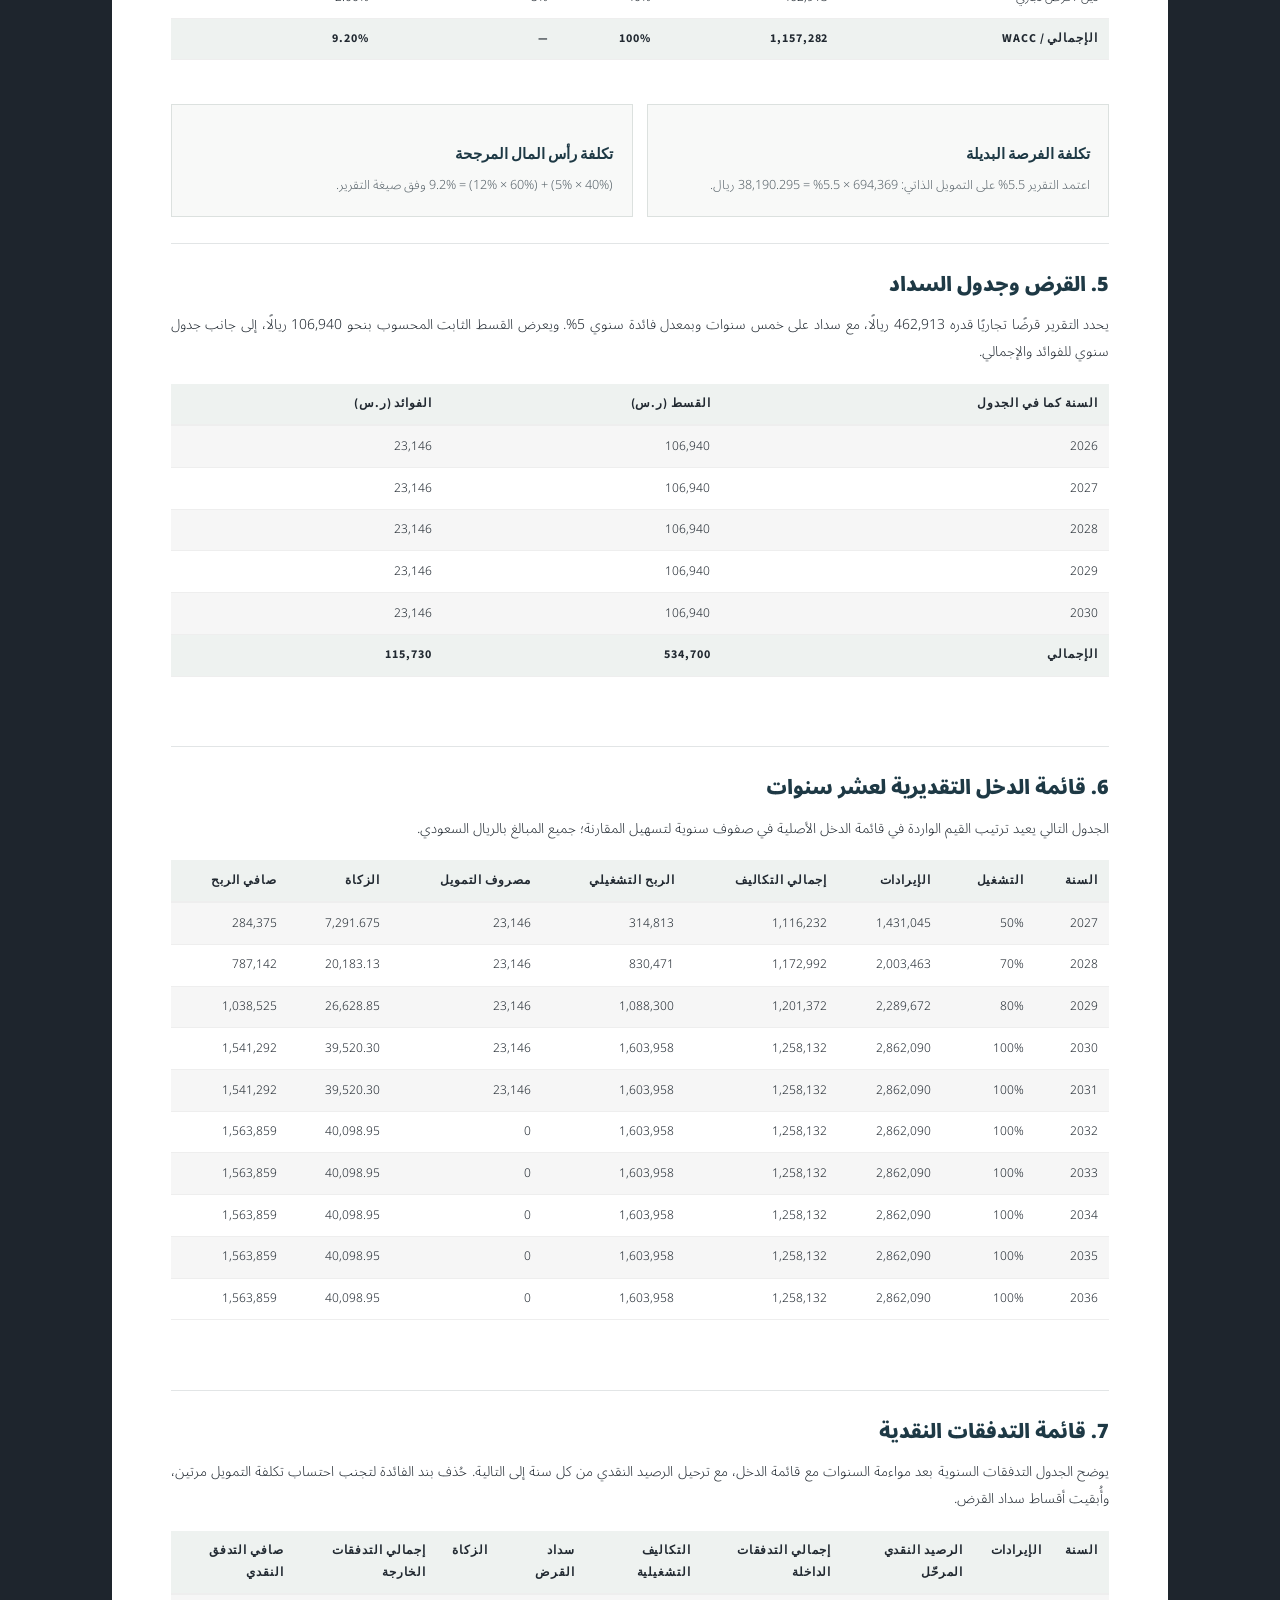
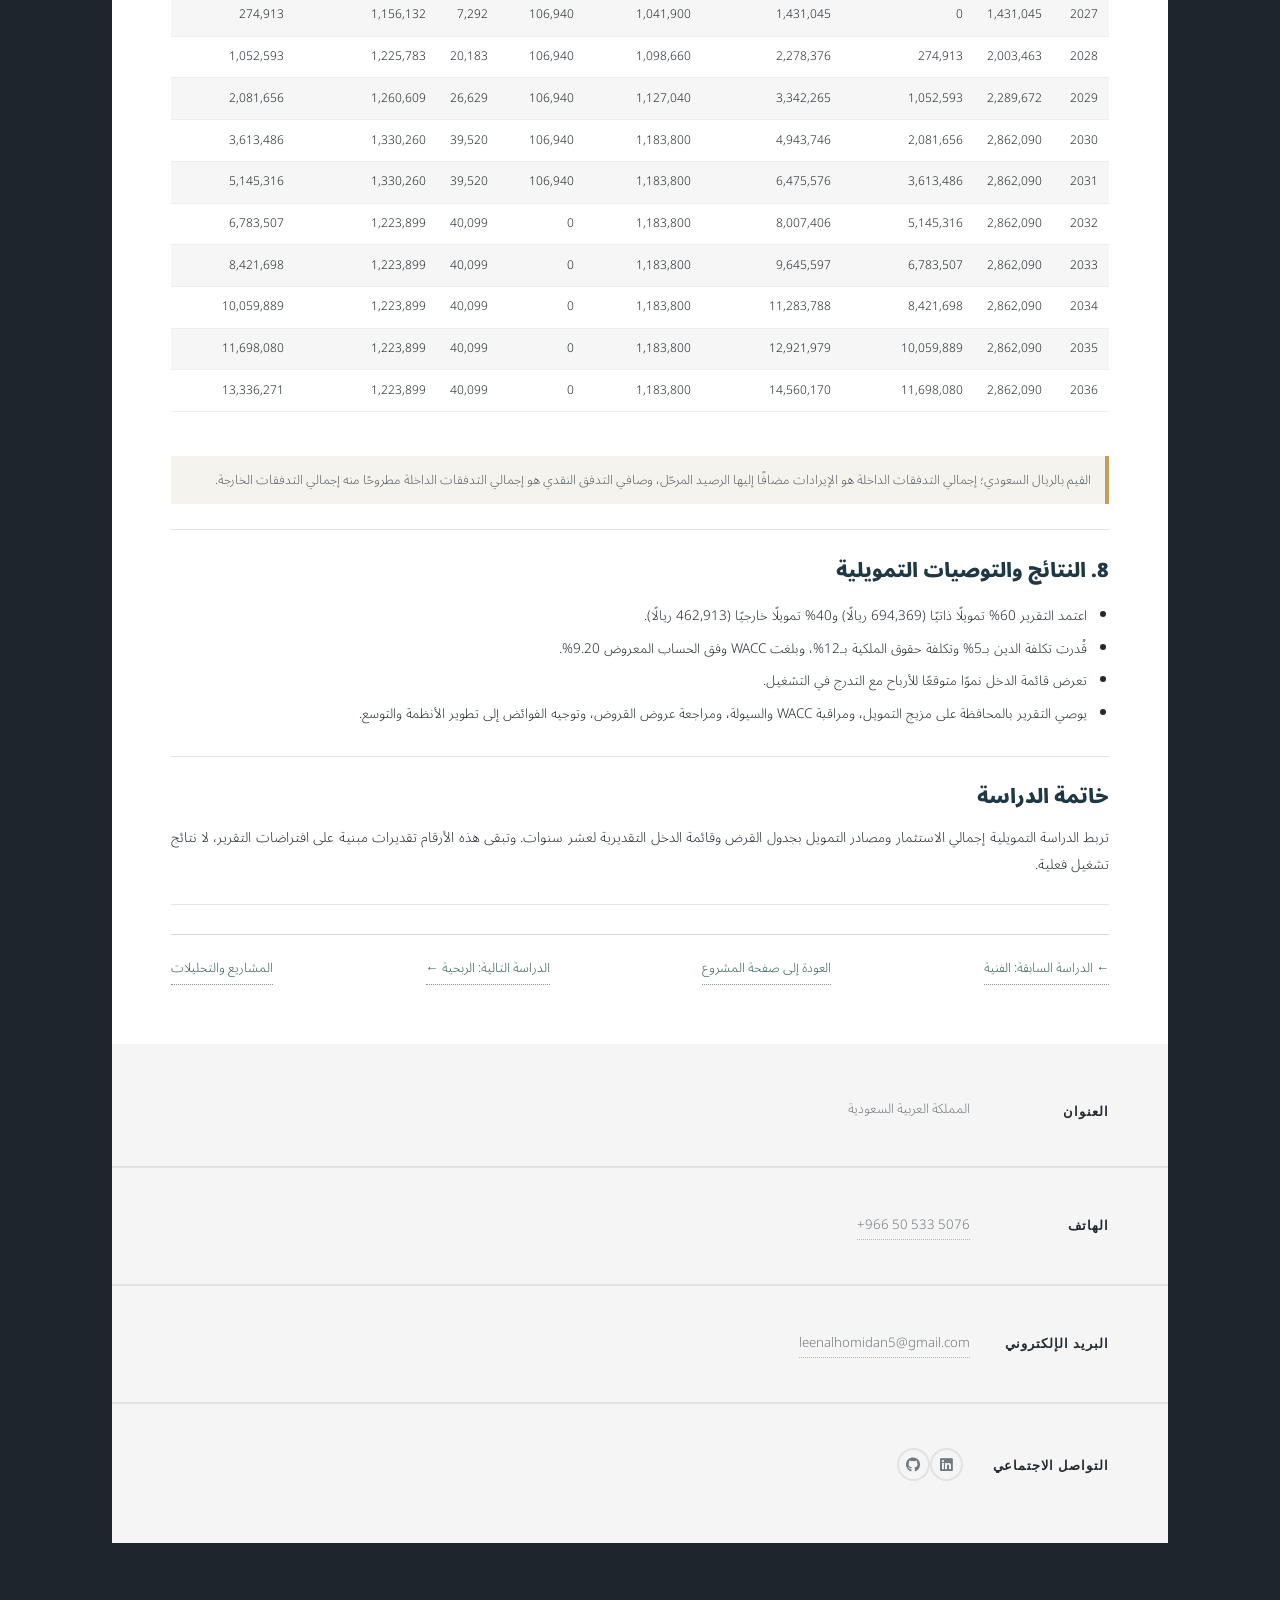
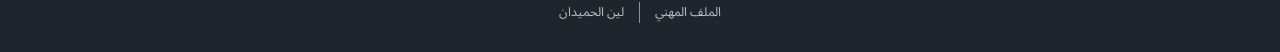
<file: study-financial.html>
<!DOCTYPE HTML>
<html lang="ar" dir="rtl">
	<head>
		<title>الدراسة المالية | منصة وازن</title>
		<meta charset="utf-8" />
		<meta name="viewport" content="width=device-width, initial-scale=1, user-scalable=no" />
		<link rel="stylesheet" href="assets/css/main.css" />
		<noscript><link rel="stylesheet" href="assets/css/noscript.css" /></noscript>
	</head>
	<body class="is-preload portfolio-page">
		<div id="wrapper">
			<header id="header"><a href="index.html" class="logo">الملف المهني</a></header>
			<nav id="nav"><ul class="links"><li><a href="index.html">الملف المهني</a></li><li class="active"><a href="generic.html">المشاريع والتحليلات</a></li><li><a href="elements.html">التحليل المالي والأسواق</a></li></ul><ul class="icons"><li><a href="https://www.linkedin.com/in/leen-alhomidan-3b4167372" class="icon brands fa-linkedin" target="_blank" rel="noopener noreferrer"><span class="label">LinkedIn</span></a></li><li><a href="#" class="icon brands fa-github"><span class="label">GitHub</span></a></li></ul></nav>
			<div id="main">
				<section class="post portfolio-collection study-detail" lang="ar" dir="rtl">
					<p class="breadcrumbs"><a href="generic.html">المشاريع والتحليلات</a> ← <a href="project-wazen.html">منصة وازن</a> ← الدراسة المالية</p>
					<header class="major"><h1>الدراسة المالية</h1><p>عرض إجمالي الاستثمار ومصادر التمويل وجدول القرض وقائمة الدخل التقديرية الواردة في التقرير.</p></header>
					<section class="content-section"><h2>1. مقدمة الدراسة</h2><p>تحلل الدراسة المالية احتياجات مشروع «وازن» وتحدد مصادر التمويل وتكلفتها، مع إعداد قوائم تقديرية لاختبار قدرة المشروع على تغطية مصروفات التشغيل والالتزامات التمويلية. وتعتمد الأرقام التالية على الدراسة الفنية والافتراضات التشغيلية الواردة في التقرير، وهي تقديرات وليست نتائج تشغيل فعلية.</p></section>
					<section class="content-section"><h2>2. هدف الدراسة ومحاورها</h2><p>تقدير حجم الاستثمار ومصادره، وقياس تكلفة التمويل، وعرض قائمة الدخل التقديرية لعشر سنوات، وتقييم قدرة المشروع على الوفاء بالالتزامات التشغيلية والتمويلية.</p><div class="study-grid"><article class="study-card"><h3>إجمالي الاستثمار المعتمد</h3><p>1,157,282 ريالًا.</p></article><article class="study-card"><h3>الإيراد عند الطاقة الكاملة</h3><p>2,862,090 ريالًا سنويًا كما ورد في التقرير.</p></article></div></section>
					<section class="content-section"><h2>3. إجمالي الاستثمار</h2><p>يورد التقرير إجمالي الاستثمار بمبلغ 1,157,281.59 ريالًا، ويعرض الرقم مقربًا إلى 1,157,282 ريالًا. تفاصيل التكاليف الثابتة والتشغيلية والأصول والإهلاك موضحة في <a href="study-technical.html">الدراسة الفنية</a>.</p><div class="study-highlight"><span class="study-label">إجمالي الاستثمار وفق التقرير</span><strong>1,157,282 ريالًا بعد التقريب</strong></div><p class="data-note">يُحتسب إجمالي الاستثمار بجمع التكاليف الثابتة (820,315.80 ريالًا) واحتياطي الطوارئ (41,015.79 ريالًا) ورأس المال العامل (295,950 ريالًا)، بإجمالي 1,157,281.59 ريالًا.</p></section>
				<section class="content-section"><h2>4. هيكل التمويل وتكلفته</h2><p>يقترح التقرير تمويل الاستثمار بمزيج من حقوق ملكية الشركاء وقرض تجاري، ثم يحسب التكلفة المتوسطة المرجحة لرأس المال. ويذكر أن الشركاء المؤسسين خمسة بحصص متساوية (20% لكل شريك)، وأن مبلغ التمويل الذاتي يوزع بينهم بالتساوي. ويعالج التقرير المشروع على أنه خاضع للزكاة وليس لضريبة دخل الشركات؛ لذلك لا يطبق وفورات ضريبية على تكلفة الدين.</p><div class="study-table-wrap"><table class="study-table"><thead><tr><th>مصدر التمويل</th><th>المبلغ (ر.س)</th><th>الوزن</th><th>تكلفة المصدر</th><th>التكلفة المرجحة</th></tr></thead><tbody><tr><td>حقوق الملكية / تمويل ذاتي</td><td>694,369</td><td>60%</td><td>12%</td><td>7.20%</td></tr><tr><td>دين / قرض تجاري</td><td>462,913</td><td>40%</td><td>5%</td><td>2.00%</td></tr><tr><th>الإجمالي / WACC</th><th>1,157,282</th><th>100%</th><th>—</th><th>9.20%</th></tr></tbody></table></div><div class="study-grid"><article class="study-card"><h3>تكلفة الفرصة البديلة</h3><p>اعتمد التقرير 5.5% على التمويل الذاتي: 694,369 × 5.5% = 38,190.295 ريال.</p></article><article class="study-card"><h3>تكلفة رأس المال المرجحة</h3><p>(40% × 5%) + (60% × 12%) = 9.2% وفق صيغة التقرير.</p></article></div></section>
					<section class="content-section"><h2>5. القرض وجدول السداد</h2><p>يحدد التقرير قرضًا تجاريًا قدره 462,913 ريالًا، مع سداد على خمس سنوات وبمعدل فائدة سنوي 5%. ويعرض القسط الثابت المحسوب بنحو 106,940 ريالًا، إلى جانب جدول سنوي للفوائد والإجمالي.</p><div class="study-table-wrap"><table class="study-table"><thead><tr><th>السنة كما في الجدول</th><th>القسط (ر.س)</th><th>الفوائد (ر.س)</th></tr></thead><tbody><tr><td>2026</td><td>106,940</td><td>23,146</td></tr><tr><td>2027</td><td>106,940</td><td>23,146</td></tr><tr><td>2028</td><td>106,940</td><td>23,146</td></tr><tr><td>2029</td><td>106,940</td><td>23,146</td></tr><tr><td>2030</td><td>106,940</td><td>23,146</td></tr><tr><th>الإجمالي</th><th>534,700</th><th>115,730</th></tr></tbody></table></div></section>
					<section class="content-section"><h2>6. قائمة الدخل التقديرية لعشر سنوات</h2><p>الجدول التالي يعيد ترتيب القيم الواردة في قائمة الدخل الأصلية في صفوف سنوية لتسهيل المقارنة؛ جميع المبالغ بالريال السعودي.</p><div class="study-table-wrap"><table class="study-table"><thead><tr><th>السنة</th><th>التشغيل</th><th>الإيرادات</th><th>إجمالي التكاليف</th><th>الربح التشغيلي</th><th>مصروف التمويل</th><th>الزكاة</th><th>صافي الربح</th></tr></thead><tbody><tr><td>2027</td><td>50%</td><td>1,431,045</td><td>1,116,232</td><td>314,813</td><td>23,146</td><td>7,291.675</td><td>284,375</td></tr><tr><td>2028</td><td>70%</td><td>2,003,463</td><td>1,172,992</td><td>830,471</td><td>23,146</td><td>20,183.13</td><td>787,142</td></tr><tr><td>2029</td><td>80%</td><td>2,289,672</td><td>1,201,372</td><td>1,088,300</td><td>23,146</td><td>26,628.85</td><td>1,038,525</td></tr><tr><td>2030</td><td>100%</td><td>2,862,090</td><td>1,258,132</td><td>1,603,958</td><td>23,146</td><td>39,520.30</td><td>1,541,292</td></tr><tr><td>2031</td><td>100%</td><td>2,862,090</td><td>1,258,132</td><td>1,603,958</td><td>23,146</td><td>39,520.30</td><td>1,541,292</td></tr><tr><td>2032</td><td>100%</td><td>2,862,090</td><td>1,258,132</td><td>1,603,958</td><td>0</td><td>40,098.95</td><td>1,563,859</td></tr><tr><td>2033</td><td>100%</td><td>2,862,090</td><td>1,258,132</td><td>1,603,958</td><td>0</td><td>40,098.95</td><td>1,563,859</td></tr><tr><td>2034</td><td>100%</td><td>2,862,090</td><td>1,258,132</td><td>1,603,958</td><td>0</td><td>40,098.95</td><td>1,563,859</td></tr><tr><td>2035</td><td>100%</td><td>2,862,090</td><td>1,258,132</td><td>1,603,958</td><td>0</td><td>40,098.95</td><td>1,563,859</td></tr><tr><td>2036</td><td>100%</td><td>2,862,090</td><td>1,258,132</td><td>1,603,958</td><td>0</td><td>40,098.95</td><td>1,563,859</td></tr></tbody></table></div></section>
					<section class="content-section"><h2>7. قائمة التدفقات النقدية</h2><p>يوضح الجدول التدفقات السنوية بعد مواءمة السنوات مع قائمة الدخل، مع ترحيل الرصيد النقدي من كل سنة إلى التالية. حُذف بند الفائدة لتجنب احتساب تكلفة التمويل مرتين، وأُبقيت أقساط سداد القرض.</p><div class="study-table-wrap"><table class="study-table"><thead><tr><th>السنة</th><th>الإيرادات</th><th>الرصيد النقدي المرحّل</th><th>إجمالي التدفقات الداخلة</th><th>التكاليف التشغيلية</th><th>سداد القرض</th><th>الزكاة</th><th>إجمالي التدفقات الخارجة</th><th>صافي التدفق النقدي</th></tr></thead><tbody><tr><td>2027</td><td>1,431,045</td><td>0</td><td>1,431,045</td><td>1,041,900</td><td>106,940</td><td>7,292</td><td>1,156,132</td><td>274,913</td></tr><tr><td>2028</td><td>2,003,463</td><td>274,913</td><td>2,278,376</td><td>1,098,660</td><td>106,940</td><td>20,183</td><td>1,225,783</td><td>1,052,593</td></tr><tr><td>2029</td><td>2,289,672</td><td>1,052,593</td><td>3,342,265</td><td>1,127,040</td><td>106,940</td><td>26,629</td><td>1,260,609</td><td>2,081,656</td></tr><tr><td>2030</td><td>2,862,090</td><td>2,081,656</td><td>4,943,746</td><td>1,183,800</td><td>106,940</td><td>39,520</td><td>1,330,260</td><td>3,613,486</td></tr><tr><td>2031</td><td>2,862,090</td><td>3,613,486</td><td>6,475,576</td><td>1,183,800</td><td>106,940</td><td>39,520</td><td>1,330,260</td><td>5,145,316</td></tr><tr><td>2032</td><td>2,862,090</td><td>5,145,316</td><td>8,007,406</td><td>1,183,800</td><td>0</td><td>40,099</td><td>1,223,899</td><td>6,783,507</td></tr><tr><td>2033</td><td>2,862,090</td><td>6,783,507</td><td>9,645,597</td><td>1,183,800</td><td>0</td><td>40,099</td><td>1,223,899</td><td>8,421,698</td></tr><tr><td>2034</td><td>2,862,090</td><td>8,421,698</td><td>11,283,788</td><td>1,183,800</td><td>0</td><td>40,099</td><td>1,223,899</td><td>10,059,889</td></tr><tr><td>2035</td><td>2,862,090</td><td>10,059,889</td><td>12,921,979</td><td>1,183,800</td><td>0</td><td>40,099</td><td>1,223,899</td><td>11,698,080</td></tr><tr><td>2036</td><td>2,862,090</td><td>11,698,080</td><td>14,560,170</td><td>1,183,800</td><td>0</td><td>40,099</td><td>1,223,899</td><td>13,336,271</td></tr></tbody></table></div><p class="data-note">القيم بالريال السعودي؛ إجمالي التدفقات الداخلة هو الإيرادات مضافًا إليها الرصيد المرحّل، وصافي التدفق النقدي هو إجمالي التدفقات الداخلة مطروحًا منه إجمالي التدفقات الخارجة.</p></section>
					<section class="content-section"><h2>8. النتائج والتوصيات التمويلية</h2><ul><li>اعتمد التقرير 60% تمويلًا ذاتيًا (694,369 ريالًا) و40% تمويلًا خارجيًا (462,913 ريالًا).</li><li>قُدرت تكلفة الدين بـ5% وتكلفة حقوق الملكية بـ12%، وبلغت WACC وفق الحساب المعروض 9.20%.</li><li>تعرض قائمة الدخل نموًا متوقعًا للأرباح مع التدرج في التشغيل.</li><li>يوصي التقرير بالمحافظة على مزيج التمويل، ومراقبة WACC والسيولة، ومراجعة عروض القروض، وتوجيه الفوائض إلى تطوير الأنظمة والتوسع.</li></ul></section>
					<section class="content-section"><h2>خاتمة الدراسة</h2><p>تربط الدراسة التمويلية إجمالي الاستثمار ومصادر التمويل بجدول القرض وقائمة الدخل التقديرية لعشر سنوات. وتبقى هذه الأرقام تقديرات مبنية على افتراضات التقرير، لا نتائج تشغيل فعلية.</p></section>
					<nav class="study-nav" aria-label="التنقل بين الدراسات"><a href="study-technical.html">← الدراسة السابقة: الفنية</a><a href="project-wazen.html">العودة إلى صفحة المشروع</a><a href="study-profitability.html">الدراسة التالية: الربحية ←</a><a href="generic.html">المشاريع والتحليلات</a></nav>
				</section>
			</div>
			<footer id="footer" class="portfolio-footer"><section class="split contact" lang="ar" dir="rtl"><section class="alt"><h3>العنوان</h3><p>المملكة العربية السعودية</p></section><section><h3>الهاتف</h3><p><a href="tel:+966505335076">+966 50 533 5076</a></p></section><section><h3>البريد الإلكتروني</h3><p><a href="mailto:leenalhomidan5@gmail.com">leenalhomidan5@gmail.com</a></p></section><section><h3>التواصل الاجتماعي</h3><ul class="icons alt"><li><a href="https://www.linkedin.com/in/leen-alhomidan-3b4167372" class="icon brands alt fa-linkedin" target="_blank" rel="noopener noreferrer"><span class="label">LinkedIn</span></a></li><li><a href="#" class="icon brands alt fa-github"><span class="label">GitHub</span></a></li></ul></section></section></footer>
			<div id="copyright"><ul class="portfolio-copyright" lang="ar" dir="rtl"><li>الملف المهني</li><li>لين الحميدان</li></ul></div>
		</div>
		<script src="assets/js/jquery.min.js"></script><script src="assets/js/jquery.scrollex.min.js"></script><script src="assets/js/jquery.scrolly.min.js"></script><script src="assets/js/browser.min.js"></script><script src="assets/js/breakpoints.min.js"></script><script src="assets/js/util.js"></script><script src="assets/js/main.js"></script><script src="assets/js/language-toggle.js"></script>
	</body>
</html>
</file>
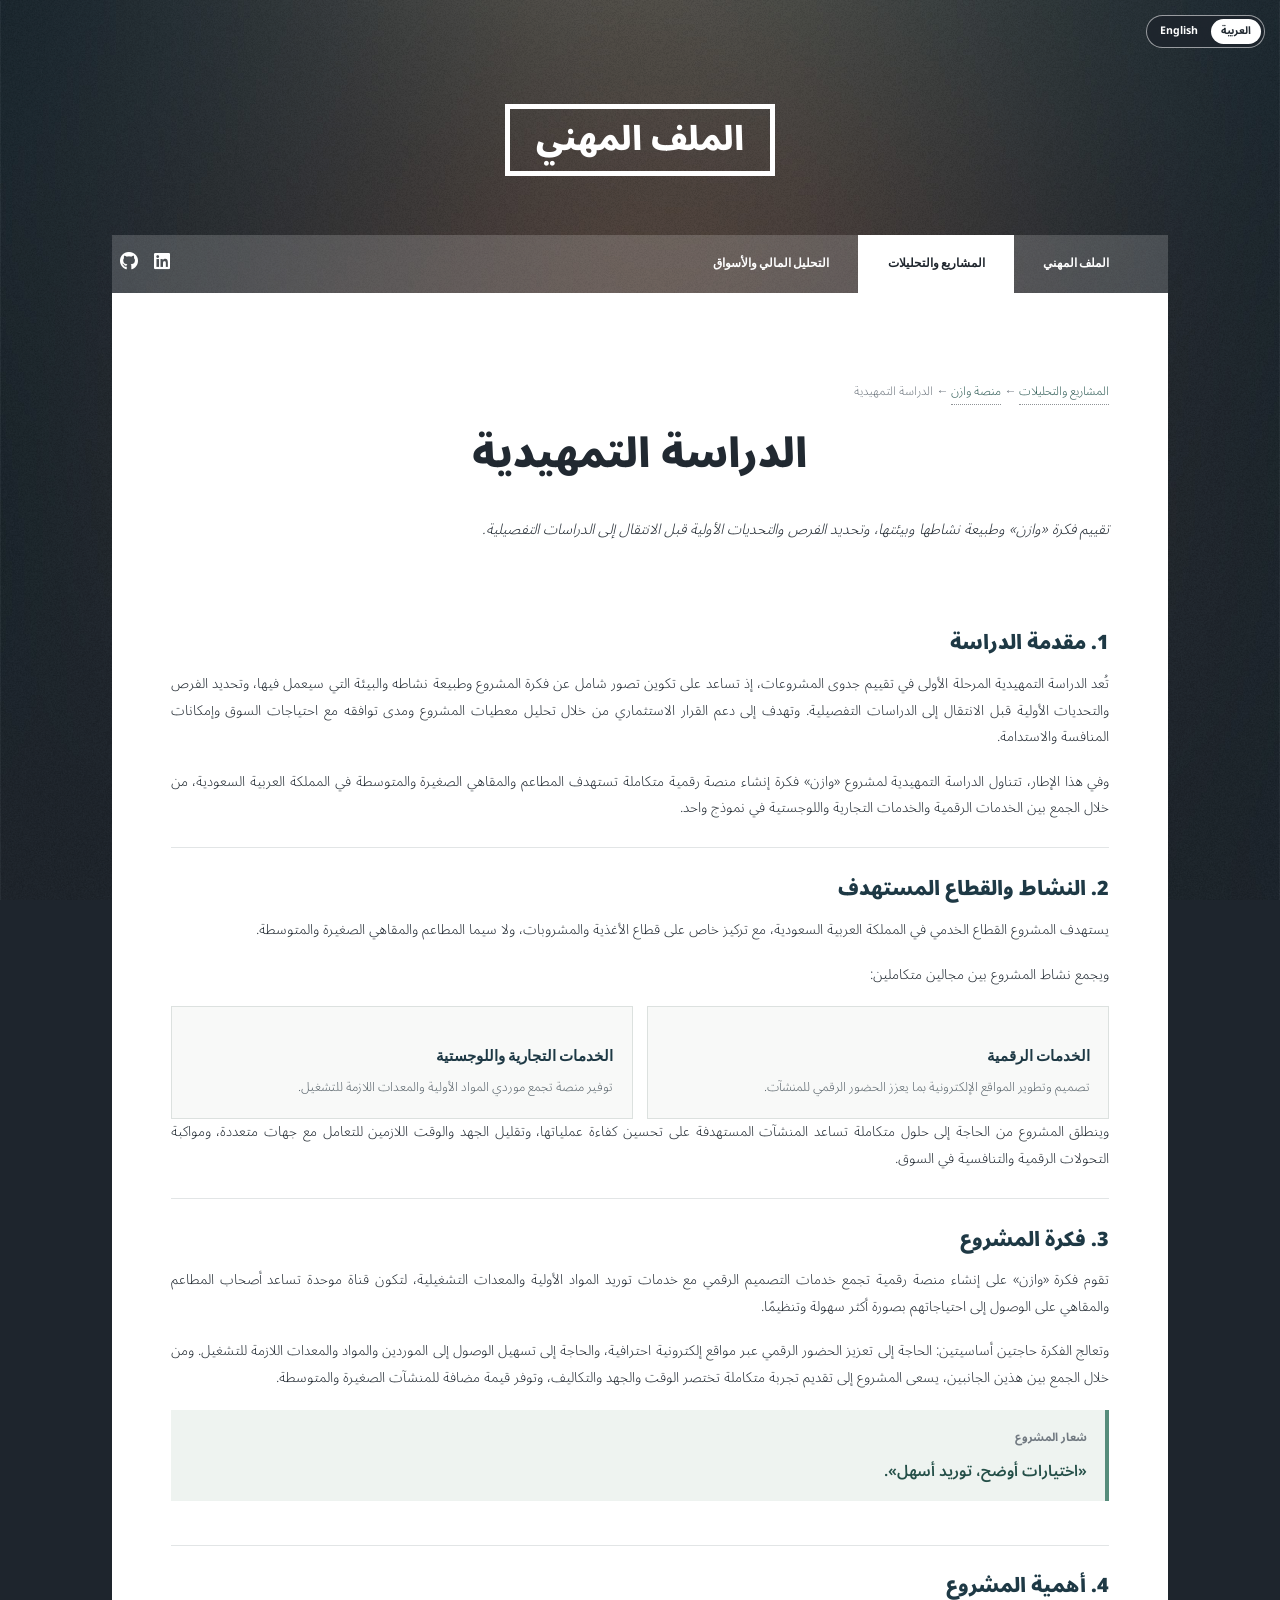
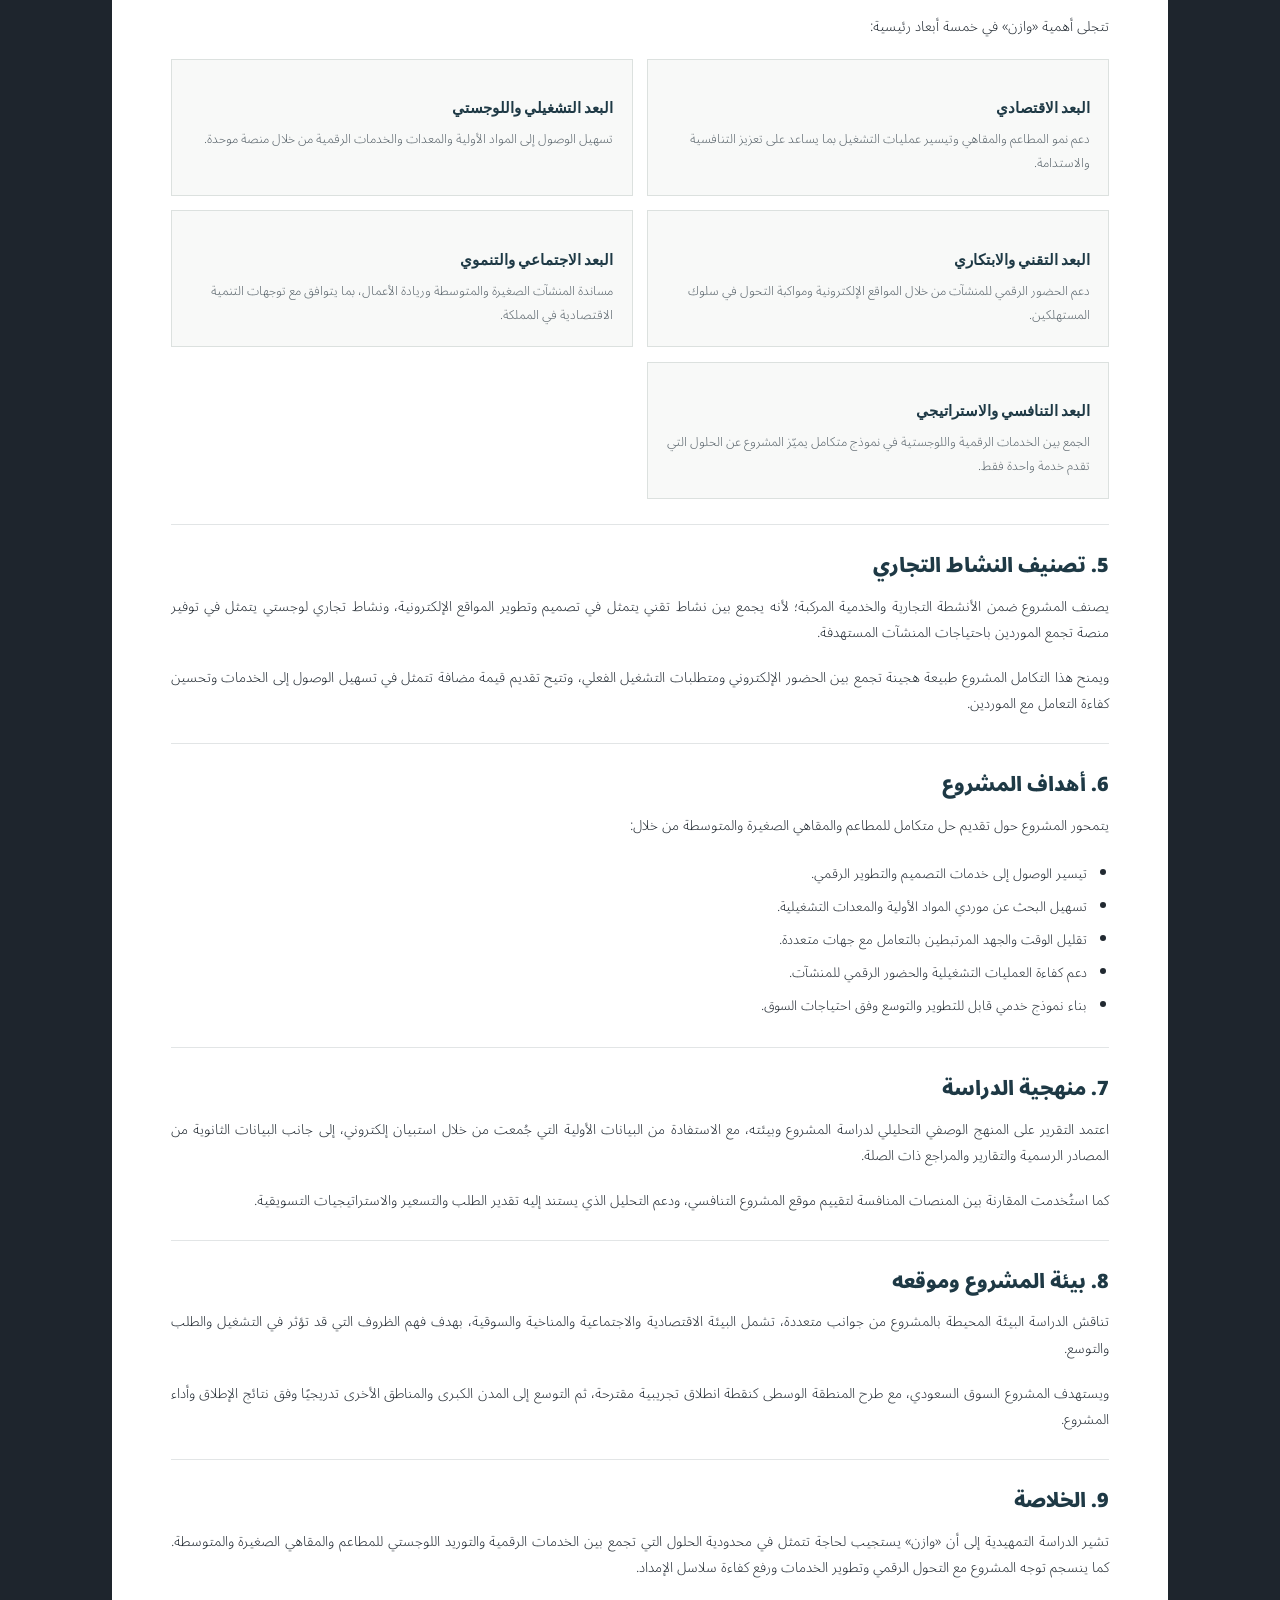
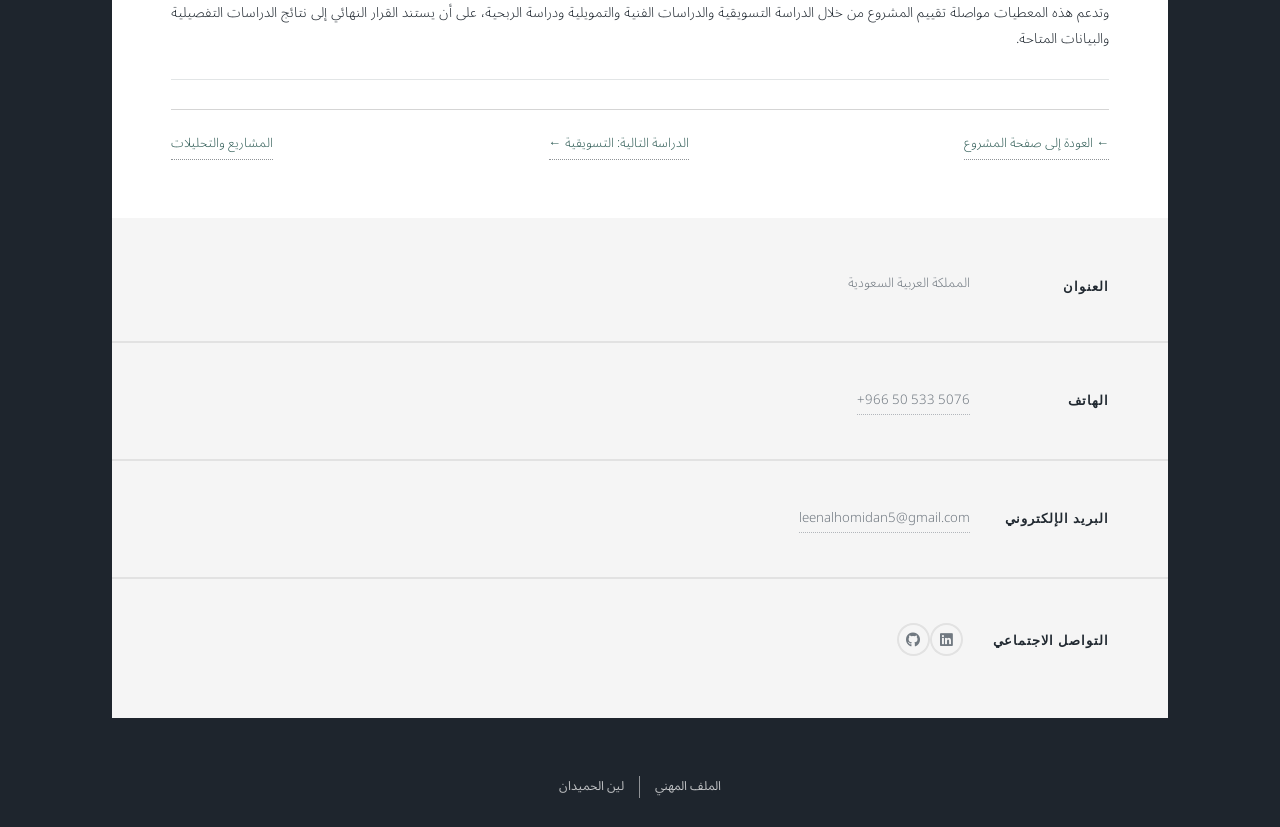
<file: study-intro.html>
<!DOCTYPE HTML>
<html lang="ar" dir="rtl">
	<head>
		<title>الدراسة التمهيدية | منصة وازن</title>
		<meta charset="utf-8" />
		<meta name="viewport" content="width=device-width, initial-scale=1, user-scalable=no" />
		<link rel="stylesheet" href="assets/css/main.css" />
		<noscript><link rel="stylesheet" href="assets/css/noscript.css" /></noscript>
	</head>
	<body class="is-preload portfolio-page">
		<div id="wrapper">
			<header id="header"><a href="index.html" class="logo">الملف المهني</a></header>
			<nav id="nav"><ul class="links"><li><a href="index.html">الملف المهني</a></li><li class="active"><a href="generic.html">المشاريع والتحليلات</a></li><li><a href="elements.html">التحليل المالي والأسواق</a></li></ul><ul class="icons"><li><a href="https://www.linkedin.com/in/leen-alhomidan-3b4167372" class="icon brands fa-linkedin" target="_blank" rel="noopener noreferrer"><span class="label">LinkedIn</span></a></li><li><a href="#" class="icon brands fa-github"><span class="label">GitHub</span></a></li></ul></nav>
			<div id="main">
				<section class="post portfolio-collection study-detail" lang="ar" dir="rtl">
					<p class="breadcrumbs"><a href="generic.html">المشاريع والتحليلات</a> ← <a href="project-wazen.html">منصة وازن</a> ← الدراسة التمهيدية</p>
					<header class="major"><h1>الدراسة التمهيدية</h1><p>تقييم فكرة «وازن» وطبيعة نشاطها وبيئتها، وتحديد الفرص والتحديات الأولية قبل الانتقال إلى الدراسات التفصيلية.</p></header>
					<section class="content-section">
						<h2>1. مقدمة الدراسة</h2>
						<p>تُعد الدراسة التمهيدية المرحلة الأولى في تقييم جدوى المشروعات، إذ تساعد على تكوين تصور شامل عن فكرة المشروع وطبيعة نشاطه والبيئة التي سيعمل فيها، وتحديد الفرص والتحديات الأولية قبل الانتقال إلى الدراسات التفصيلية. وتهدف إلى دعم القرار الاستثماري من خلال تحليل معطيات المشروع ومدى توافقه مع احتياجات السوق وإمكانات المنافسة والاستدامة.</p>
						<p>وفي هذا الإطار، تتناول الدراسة التمهيدية لمشروع «وازن» فكرة إنشاء منصة رقمية متكاملة تستهدف المطاعم والمقاهي الصغيرة والمتوسطة في المملكة العربية السعودية، من خلال الجمع بين الخدمات الرقمية والخدمات التجارية واللوجستية في نموذج واحد.</p>
					</section>
					<section class="content-section">
						<h2>2. النشاط والقطاع المستهدف</h2>
						<p>يستهدف المشروع القطاع الخدمي في المملكة العربية السعودية، مع تركيز خاص على قطاع الأغذية والمشروبات، ولا سيما المطاعم والمقاهي الصغيرة والمتوسطة.</p>
						<p>ويجمع نشاط المشروع بين مجالين متكاملين:</p>
						<div class="study-grid">
							<article class="study-card"><h3>الخدمات الرقمية</h3><p>تصميم وتطوير المواقع الإلكترونية بما يعزز الحضور الرقمي للمنشآت.</p></article>
							<article class="study-card"><h3>الخدمات التجارية واللوجستية</h3><p>توفير منصة تجمع موردي المواد الأولية والمعدات اللازمة للتشغيل.</p></article>
						</div>
						<p>وينطلق المشروع من الحاجة إلى حلول متكاملة تساعد المنشآت المستهدفة على تحسين كفاءة عملياتها، وتقليل الجهد والوقت اللازمين للتعامل مع جهات متعددة، ومواكبة التحولات الرقمية والتنافسية في السوق.</p>
					</section>
					<section class="content-section">
						<h2>3. فكرة المشروع</h2>
						<p>تقوم فكرة «وازن» على إنشاء منصة رقمية تجمع خدمات التصميم الرقمي مع خدمات توريد المواد الأولية والمعدات التشغيلية، لتكون قناة موحدة تساعد أصحاب المطاعم والمقاهي على الوصول إلى احتياجاتهم بصورة أكثر سهولة وتنظيمًا.</p>
						<p>وتعالج الفكرة حاجتين أساسيتين: الحاجة إلى تعزيز الحضور الرقمي عبر مواقع إلكترونية احترافية، والحاجة إلى تسهيل الوصول إلى الموردين والمواد والمعدات اللازمة للتشغيل. ومن خلال الجمع بين هذين الجانبين، يسعى المشروع إلى تقديم تجربة متكاملة تختصر الوقت والجهد والتكاليف، وتوفر قيمة مضافة للمنشآت الصغيرة والمتوسطة.</p>
						<div class="study-highlight"><span class="study-label">شعار المشروع</span><strong>«اختيارات أوضح، توريد أسهل».</strong></div>
					</section>
					<section class="content-section">
						<h2>4. أهمية المشروع</h2>
						<p>تتجلى أهمية «وازن» في خمسة أبعاد رئيسية:</p>
						<div class="study-grid">
							<article class="study-card"><h3>البعد الاقتصادي</h3><p>دعم نمو المطاعم والمقاهي وتيسير عمليات التشغيل بما يساعد على تعزيز التنافسية والاستدامة.</p></article>
							<article class="study-card"><h3>البعد التشغيلي واللوجستي</h3><p>تسهيل الوصول إلى المواد الأولية والمعدات والخدمات الرقمية من خلال منصة موحدة.</p></article>
							<article class="study-card"><h3>البعد التقني والابتكاري</h3><p>دعم الحضور الرقمي للمنشآت من خلال المواقع الإلكترونية ومواكبة التحول في سلوك المستهلكين.</p></article>
							<article class="study-card"><h3>البعد الاجتماعي والتنموي</h3><p>مساندة المنشآت الصغيرة والمتوسطة وريادة الأعمال، بما يتوافق مع توجهات التنمية الاقتصادية في المملكة.</p></article>
							<article class="study-card"><h3>البعد التنافسي والاستراتيجي</h3><p>الجمع بين الخدمات الرقمية واللوجستية في نموذج متكامل يميّز المشروع عن الحلول التي تقدم خدمة واحدة فقط.</p></article>
						</div>
					</section>
					<section class="content-section">
						<h2>5. تصنيف النشاط التجاري</h2>
						<p>يصنف المشروع ضمن الأنشطة التجارية والخدمية المركبة؛ لأنه يجمع بين نشاط تقني يتمثل في تصميم وتطوير المواقع الإلكترونية، ونشاط تجاري لوجستي يتمثل في توفير منصة تجمع الموردين باحتياجات المنشآت المستهدفة.</p>
						<p>ويمنح هذا التكامل المشروع طبيعة هجينة تجمع بين الحضور الإلكتروني ومتطلبات التشغيل الفعلي، وتتيح تقديم قيمة مضافة تتمثل في تسهيل الوصول إلى الخدمات وتحسين كفاءة التعامل مع الموردين.</p>
					</section>
					<section class="content-section">
						<h2>6. أهداف المشروع</h2>
						<p>يتمحور المشروع حول تقديم حل متكامل للمطاعم والمقاهي الصغيرة والمتوسطة من خلال:</p>
						<ul>
							<li>تيسير الوصول إلى خدمات التصميم والتطوير الرقمي.</li>
							<li>تسهيل البحث عن موردي المواد الأولية والمعدات التشغيلية.</li>
							<li>تقليل الوقت والجهد المرتبطين بالتعامل مع جهات متعددة.</li>
							<li>دعم كفاءة العمليات التشغيلية والحضور الرقمي للمنشآت.</li>
							<li>بناء نموذج خدمي قابل للتطوير والتوسع وفق احتياجات السوق.</li>
						</ul>
					</section>
					<section class="content-section">
						<h2>7. منهجية الدراسة</h2>
						<p>اعتمد التقرير على المنهج الوصفي التحليلي لدراسة المشروع وبيئته، مع الاستفادة من البيانات الأولية التي جُمعت من خلال استبيان إلكتروني، إلى جانب البيانات الثانوية من المصادر الرسمية والتقارير والمراجع ذات الصلة.</p>
						<p>كما استُخدمت المقارنة بين المنصات المنافسة لتقييم موقع المشروع التنافسي، ودعم التحليل الذي يستند إليه تقدير الطلب والتسعير والاستراتيجيات التسويقية.</p>
					</section>
					<section class="content-section">
						<h2>8. بيئة المشروع وموقعه</h2>
						<p>تناقش الدراسة البيئة المحيطة بالمشروع من جوانب متعددة، تشمل البيئة الاقتصادية والاجتماعية والمناخية والسوقية، بهدف فهم الظروف التي قد تؤثر في التشغيل والطلب والتوسع.</p>
						<p>ويستهدف المشروع السوق السعودي، مع طرح المنطقة الوسطى كنقطة انطلاق تجريبية مقترحة، ثم التوسع إلى المدن الكبرى والمناطق الأخرى تدريجيًا وفق نتائج الإطلاق وأداء المشروع.</p>
					</section>
					<section class="content-section">
						<h2>9. الخلاصة</h2>
						<p>تشير الدراسة التمهيدية إلى أن «وازن» يستجيب لحاجة تتمثل في محدودية الحلول التي تجمع بين الخدمات الرقمية والتوريد اللوجستي للمطاعم والمقاهي الصغيرة والمتوسطة. كما ينسجم توجه المشروع مع التحول الرقمي وتطوير الخدمات ورفع كفاءة سلاسل الإمداد.</p>
						<p>وتدعم هذه المعطيات مواصلة تقييم المشروع من خلال الدراسة التسويقية والدراسات الفنية والتمويلية ودراسة الربحية، على أن يستند القرار النهائي إلى نتائج الدراسات التفصيلية والبيانات المتاحة.</p>
					</section>
					<nav class="study-nav" aria-label="التنقل بين الدراسات"><a href="project-wazen.html">← العودة إلى صفحة المشروع</a><a href="study-marketing.html">الدراسة التالية: التسويقية ←</a><a href="generic.html">المشاريع والتحليلات</a></nav>
				</section>
			</div>
			<footer id="footer" class="portfolio-footer"><section class="split contact" lang="ar" dir="rtl"><section class="alt"><h3>العنوان</h3><p>المملكة العربية السعودية</p></section><section><h3>الهاتف</h3><p><a href="tel:+966505335076">+966 50 533 5076</a></p></section><section><h3>البريد الإلكتروني</h3><p><a href="mailto:leenalhomidan5@gmail.com">leenalhomidan5@gmail.com</a></p></section><section><h3>التواصل الاجتماعي</h3><ul class="icons alt"><li><a href="https://www.linkedin.com/in/leen-alhomidan-3b4167372" class="icon brands alt fa-linkedin" target="_blank" rel="noopener noreferrer"><span class="label">LinkedIn</span></a></li><li><a href="#" class="icon brands alt fa-github"><span class="label">GitHub</span></a></li></ul></section></section></footer>
			<div id="copyright"><ul class="portfolio-copyright" lang="ar" dir="rtl"><li>الملف المهني</li><li>لين الحميدان</li></ul></div>
		</div>
		<script src="assets/js/jquery.min.js"></script><script src="assets/js/jquery.scrollex.min.js"></script><script src="assets/js/jquery.scrolly.min.js"></script><script src="assets/js/browser.min.js"></script><script src="assets/js/breakpoints.min.js"></script><script src="assets/js/util.js"></script><script src="assets/js/main.js"></script><script src="assets/js/language-toggle.js"></script>
	</body>
</html>
</file>
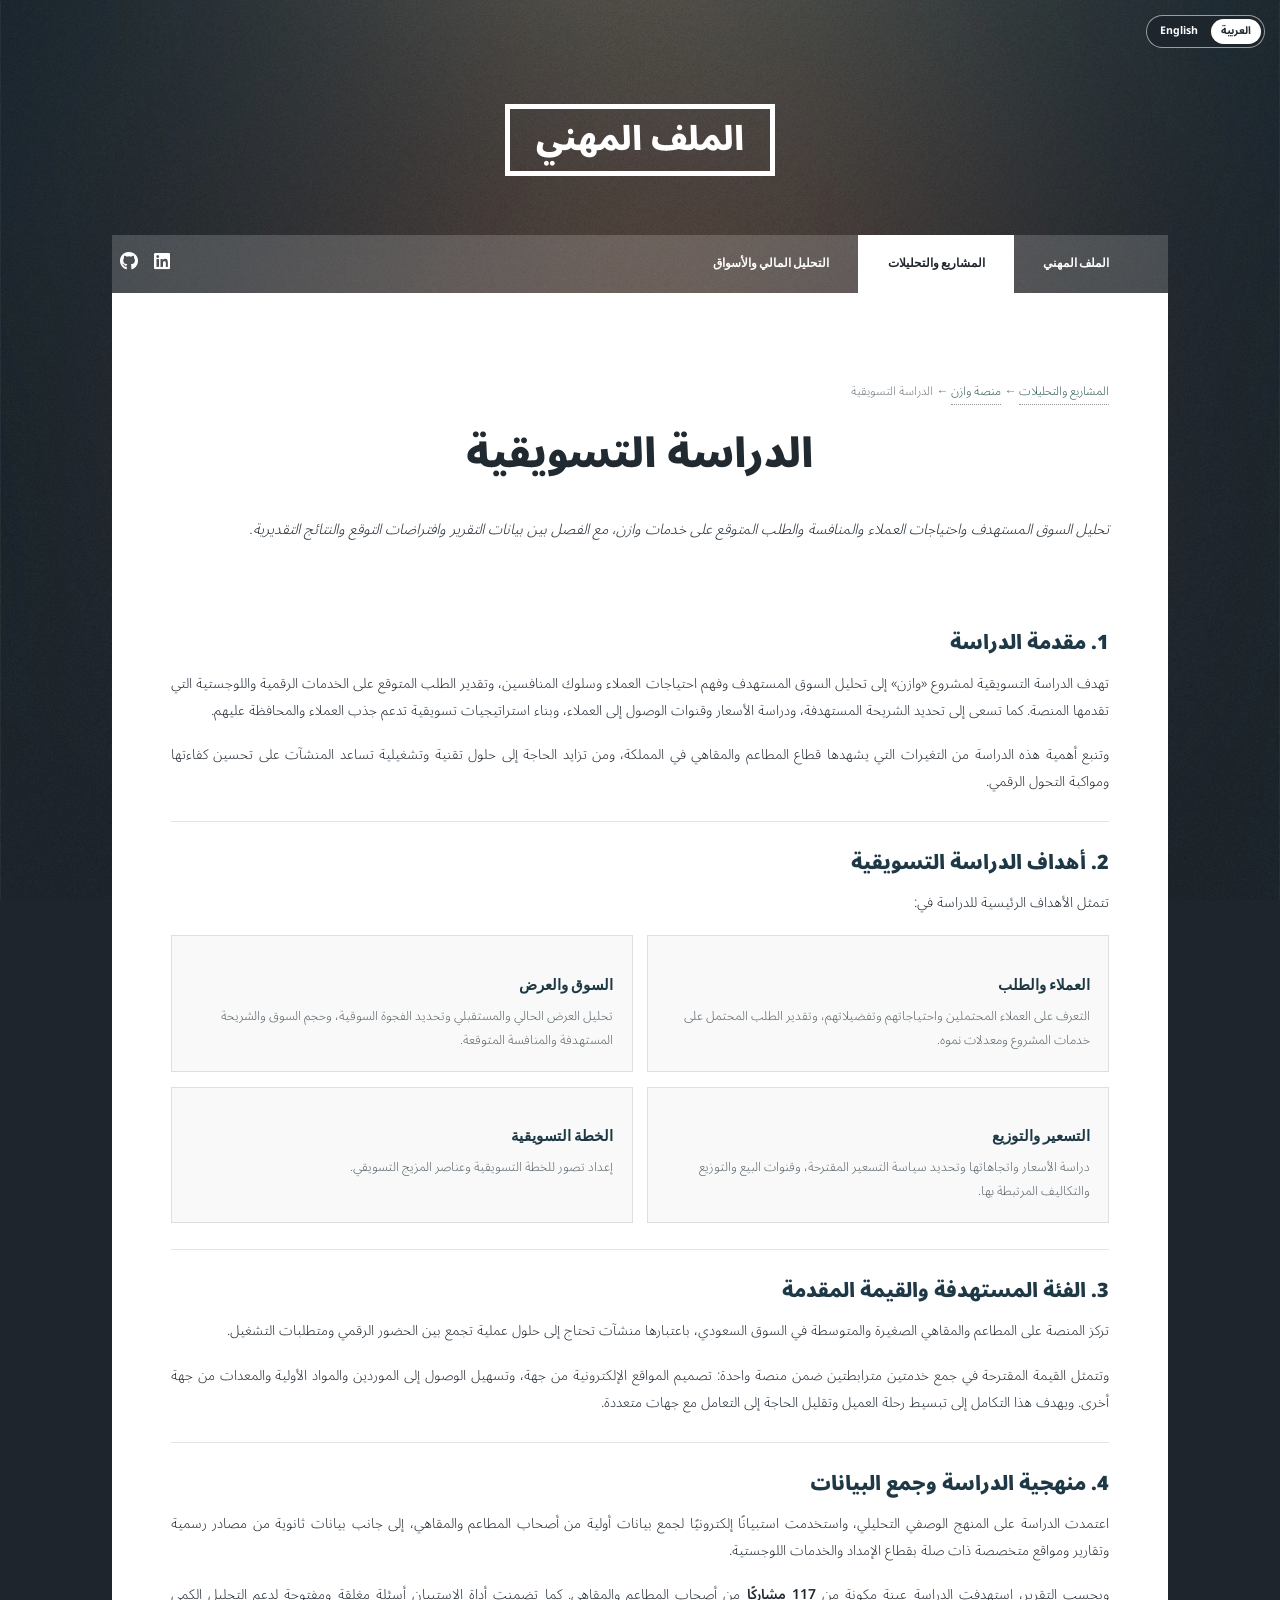
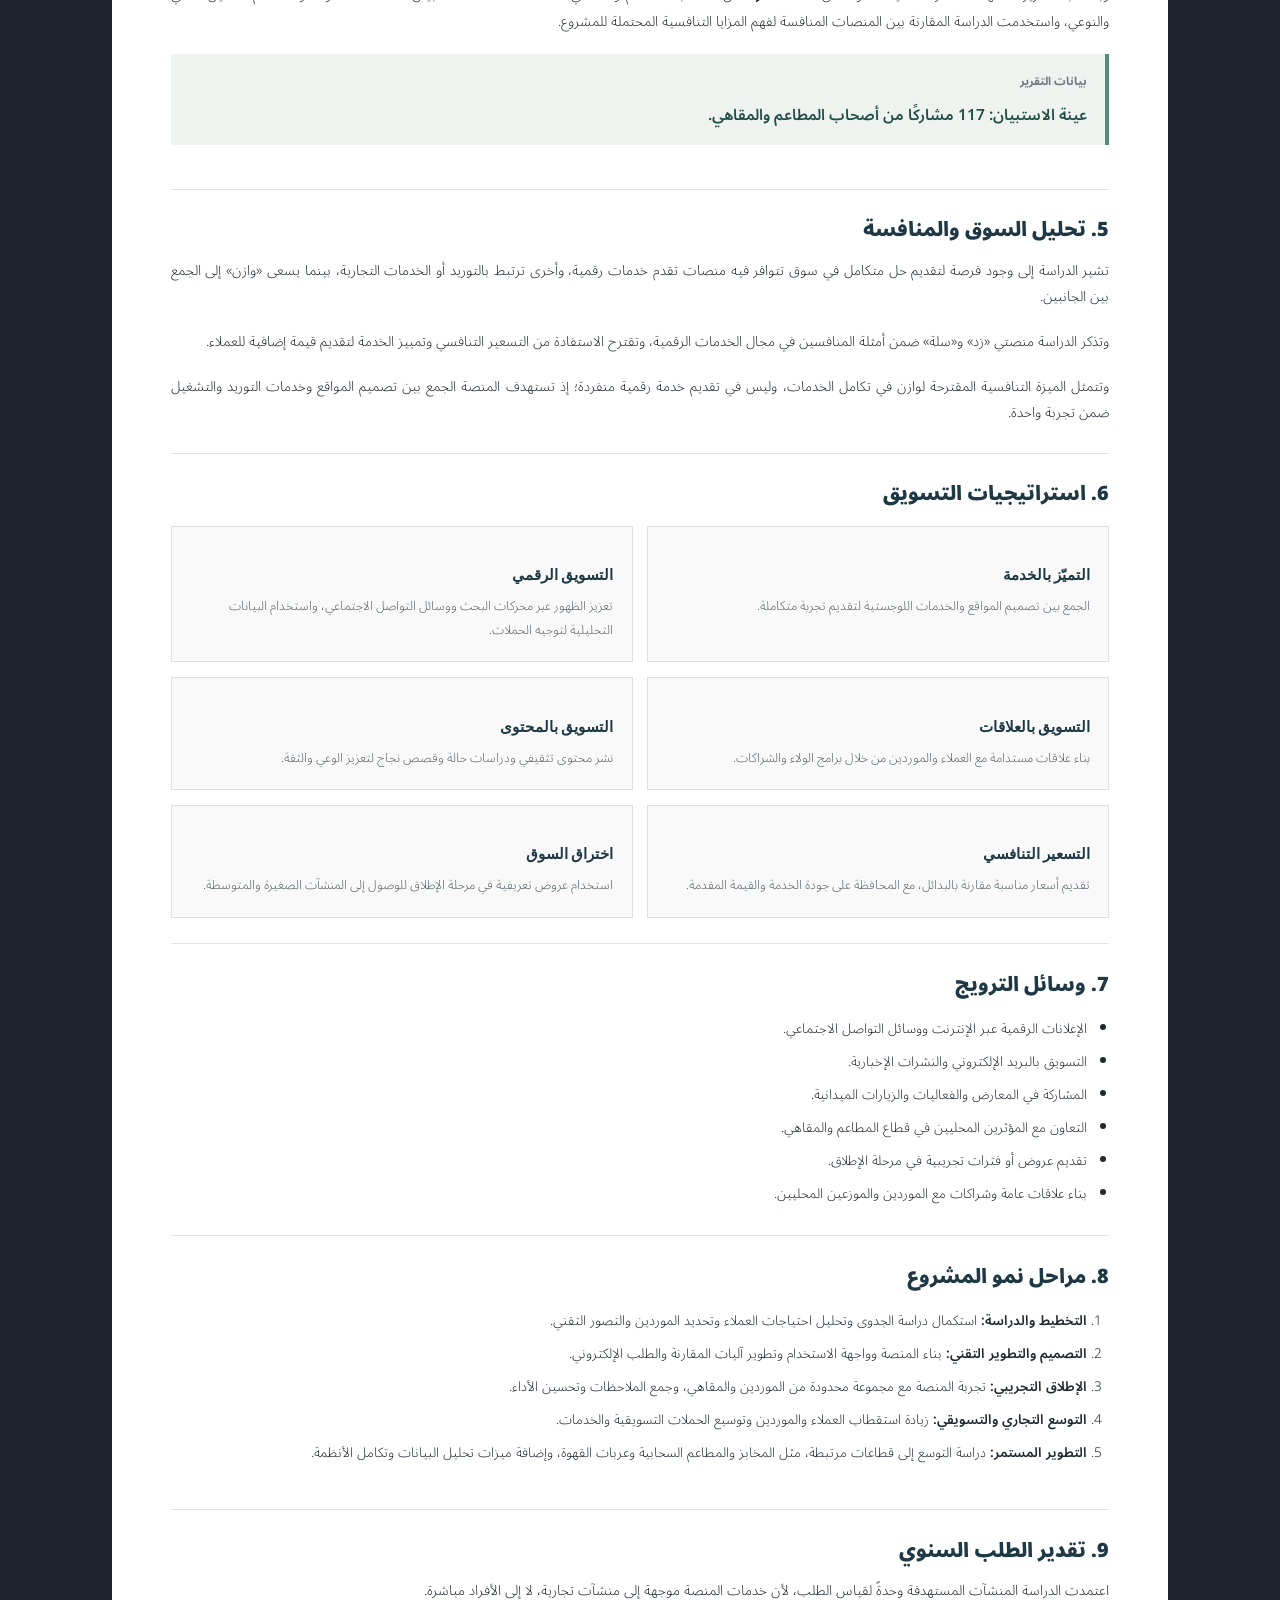
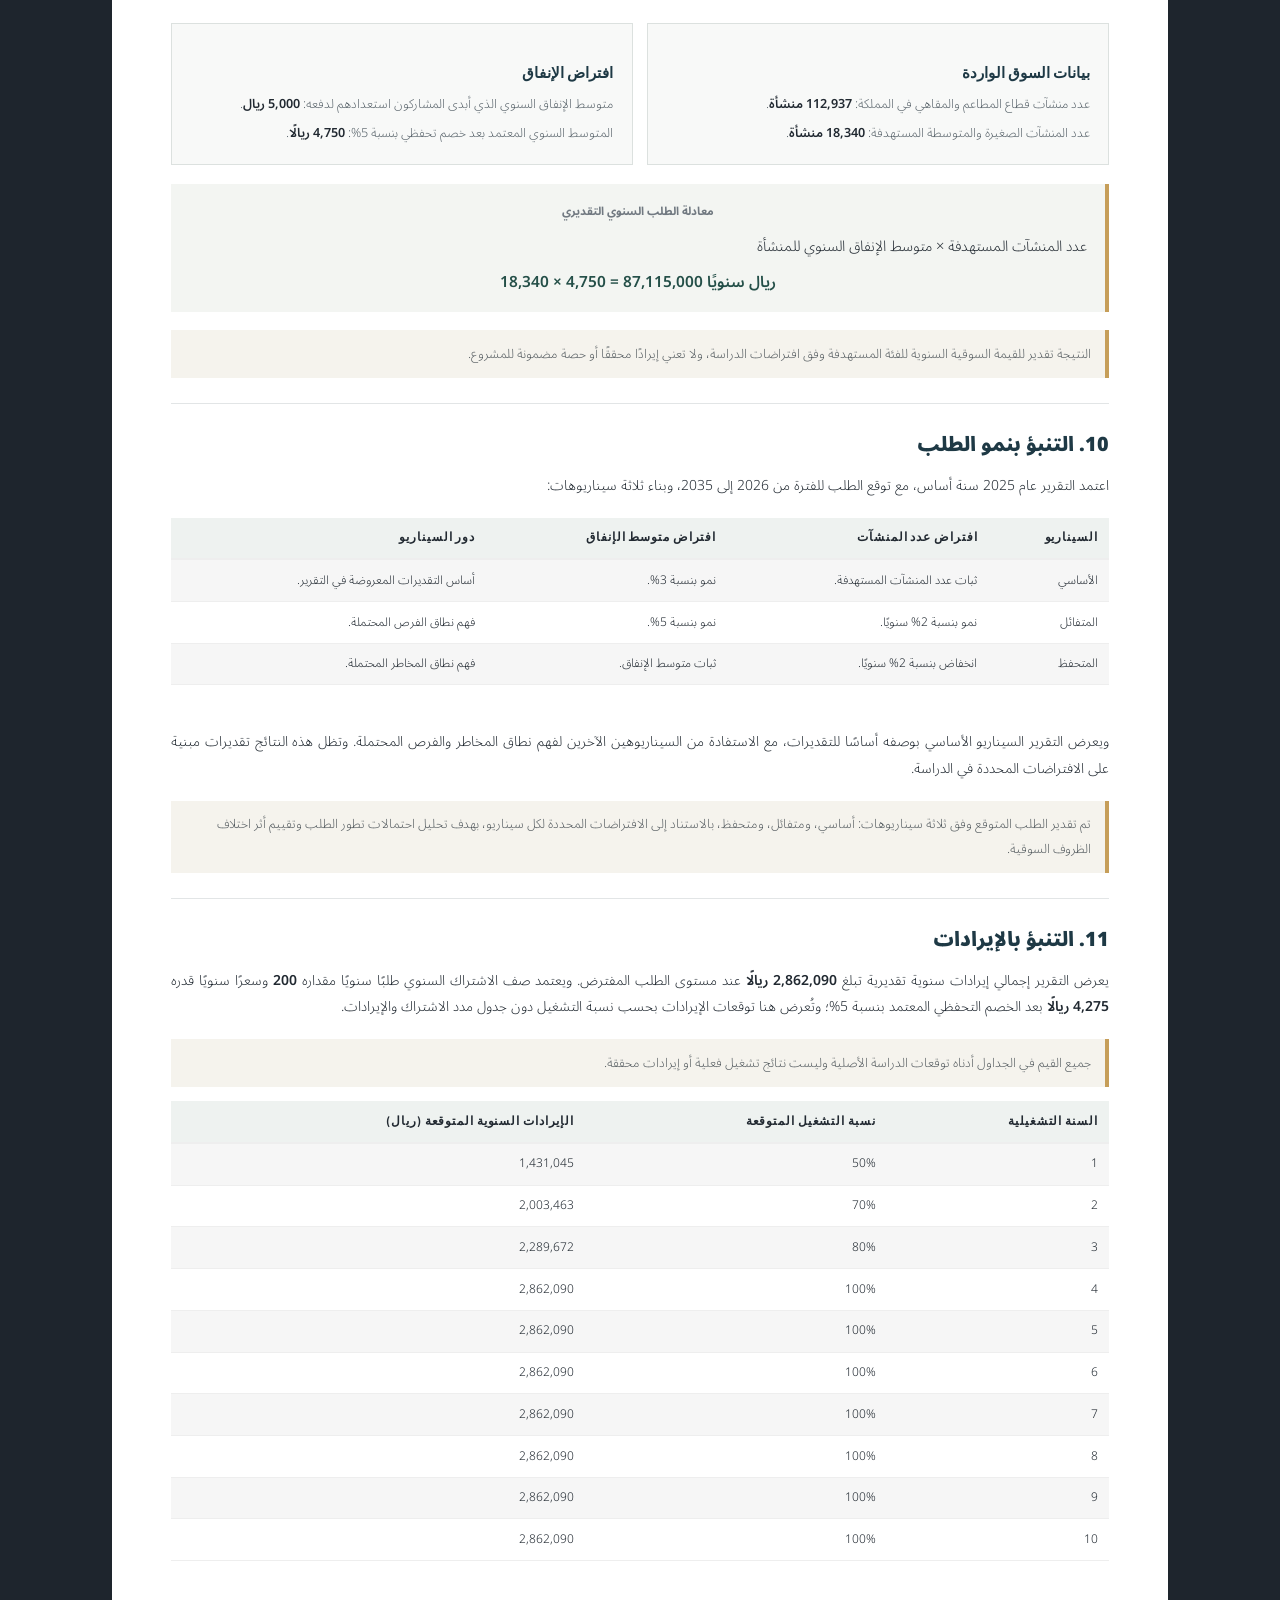
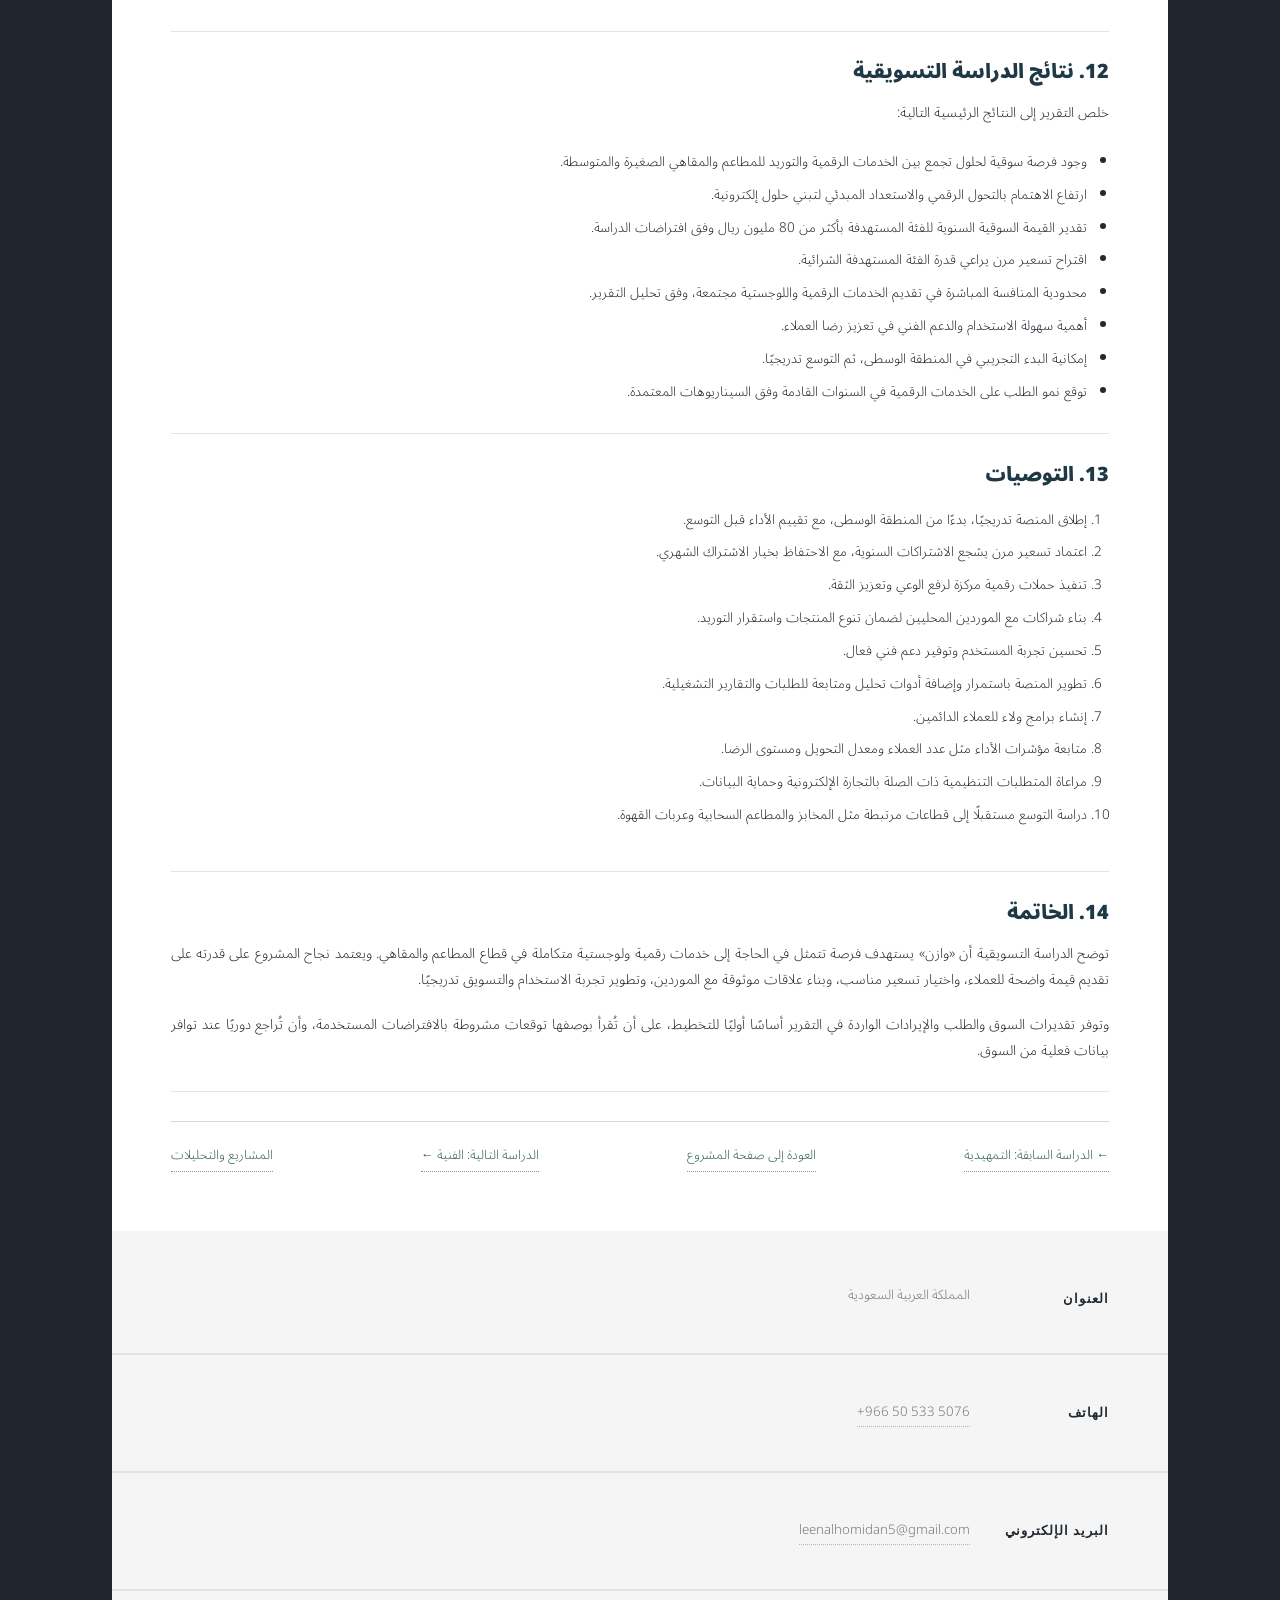
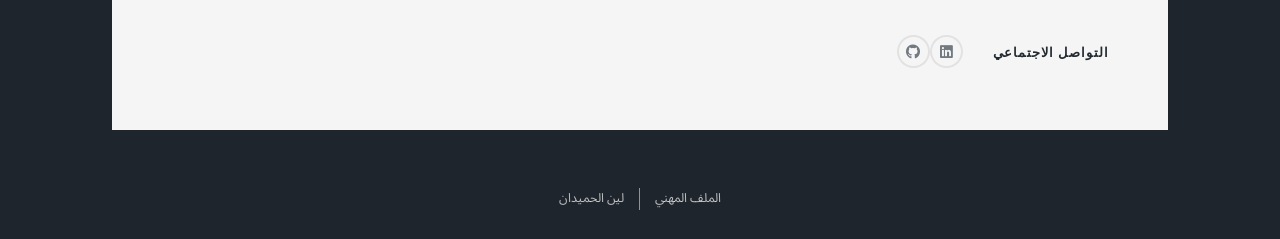
<file: study-marketing.html>
<!DOCTYPE HTML>
<html lang="ar" dir="rtl">
	<head>
		<title>الدراسة التسويقية | منصة وازن</title>
		<meta charset="utf-8" />
		<meta name="viewport" content="width=device-width, initial-scale=1, user-scalable=no" />
		<link rel="stylesheet" href="assets/css/main.css" />
		<noscript><link rel="stylesheet" href="assets/css/noscript.css" /></noscript>
	</head>
	<body class="is-preload portfolio-page">
		<div id="wrapper">
			<header id="header"><a href="index.html" class="logo">الملف المهني</a></header>
			<nav id="nav"><ul class="links"><li><a href="index.html">الملف المهني</a></li><li class="active"><a href="generic.html">المشاريع والتحليلات</a></li><li><a href="elements.html">التحليل المالي والأسواق</a></li></ul><ul class="icons"><li><a href="https://www.linkedin.com/in/leen-alhomidan-3b4167372" class="icon brands fa-linkedin" target="_blank" rel="noopener noreferrer"><span class="label">LinkedIn</span></a></li><li><a href="#" class="icon brands fa-github"><span class="label">GitHub</span></a></li></ul></nav>
			<div id="main">
				<section class="post portfolio-collection study-detail" lang="ar" dir="rtl">
					<p class="breadcrumbs"><a href="generic.html">المشاريع والتحليلات</a> ← <a href="project-wazen.html">منصة وازن</a> ← الدراسة التسويقية</p>
					<header class="major"><h1>الدراسة التسويقية</h1><p>تحليل السوق المستهدف واحتياجات العملاء والمنافسة والطلب المتوقع على خدمات وازن، مع الفصل بين بيانات التقرير وافتراضات التوقع والنتائج التقديرية.</p></header>
					<section class="content-section">
						<h2>1. مقدمة الدراسة</h2>
						<p>تهدف الدراسة التسويقية لمشروع «وازن» إلى تحليل السوق المستهدف وفهم احتياجات العملاء وسلوك المنافسين، وتقدير الطلب المتوقع على الخدمات الرقمية واللوجستية التي تقدمها المنصة. كما تسعى إلى تحديد الشريحة المستهدفة، ودراسة الأسعار وقنوات الوصول إلى العملاء، وبناء استراتيجيات تسويقية تدعم جذب العملاء والمحافظة عليهم.</p>
						<p>وتنبع أهمية هذه الدراسة من التغيرات التي يشهدها قطاع المطاعم والمقاهي في المملكة، ومن تزايد الحاجة إلى حلول تقنية وتشغيلية تساعد المنشآت على تحسين كفاءتها ومواكبة التحول الرقمي.</p>
					</section>
					<section class="content-section">
						<h2>2. أهداف الدراسة التسويقية</h2>
						<p>تتمثل الأهداف الرئيسية للدراسة في:</p>
						<div class="study-grid">
							<article class="study-card"><h3>العملاء والطلب</h3><p>التعرف على العملاء المحتملين واحتياجاتهم وتفضيلاتهم، وتقدير الطلب المحتمل على خدمات المشروع ومعدلات نموه.</p></article>
							<article class="study-card"><h3>السوق والعرض</h3><p>تحليل العرض الحالي والمستقبلي وتحديد الفجوة السوقية، وحجم السوق والشريحة المستهدفة والمنافسة المتوقعة.</p></article>
							<article class="study-card"><h3>التسعير والتوزيع</h3><p>دراسة الأسعار واتجاهاتها وتحديد سياسة التسعير المقترحة، وقنوات البيع والتوزيع والتكاليف المرتبطة بها.</p></article>
							<article class="study-card"><h3>الخطة التسويقية</h3><p>إعداد تصور للخطة التسويقية وعناصر المزيج التسويقي.</p></article>
						</div>
					</section>
					<section class="content-section">
						<h2>3. الفئة المستهدفة والقيمة المقدمة</h2>
						<p>تركز المنصة على المطاعم والمقاهي الصغيرة والمتوسطة في السوق السعودي، باعتبارها منشآت تحتاج إلى حلول عملية تجمع بين الحضور الرقمي ومتطلبات التشغيل.</p>
						<p>وتتمثل القيمة المقترحة في جمع خدمتين مترابطتين ضمن منصة واحدة: تصميم المواقع الإلكترونية من جهة، وتسهيل الوصول إلى الموردين والمواد الأولية والمعدات من جهة أخرى. ويهدف هذا التكامل إلى تبسيط رحلة العميل وتقليل الحاجة إلى التعامل مع جهات متعددة.</p>
					</section>
					<section class="content-section">
						<h2>4. منهجية الدراسة وجمع البيانات</h2>
						<p>اعتمدت الدراسة على المنهج الوصفي التحليلي، واستخدمت استبيانًا إلكترونيًا لجمع بيانات أولية من أصحاب المطاعم والمقاهي، إلى جانب بيانات ثانوية من مصادر رسمية وتقارير ومواقع متخصصة ذات صلة بقطاع الإمداد والخدمات اللوجستية.</p>
						<p>وبحسب التقرير، استهدفت الدراسة عينة مكونة من <strong>117 مشاركًا</strong> من أصحاب المطاعم والمقاهي. كما تضمنت أداة الاستبيان أسئلة مغلقة ومفتوحة لدعم التحليل الكمي والنوعي، واستخدمت الدراسة المقارنة بين المنصات المنافسة لفهم المزايا التنافسية المحتملة للمشروع.</p>
						<div class="study-highlight"><span class="study-label">بيانات التقرير</span><strong>عينة الاستبيان: 117 مشاركًا من أصحاب المطاعم والمقاهي.</strong></div>
					</section>
					<section class="content-section">
						<h2>5. تحليل السوق والمنافسة</h2>
						<p>تشير الدراسة إلى وجود فرصة لتقديم حل متكامل في سوق تتوافر فيه منصات تقدم خدمات رقمية، وأخرى ترتبط بالتوريد أو الخدمات التجارية، بينما يسعى «وازن» إلى الجمع بين الجانبين.</p>
						<p>وتذكر الدراسة منصتي «زد» و«سلة» ضمن أمثلة المنافسين في مجال الخدمات الرقمية، وتقترح الاستفادة من التسعير التنافسي وتمييز الخدمة لتقديم قيمة إضافية للعملاء.</p>
						<p>وتتمثل الميزة التنافسية المقترحة لوازن في تكامل الخدمات، وليس في تقديم خدمة رقمية منفردة؛ إذ تستهدف المنصة الجمع بين تصميم المواقع وخدمات التوريد والتشغيل ضمن تجربة واحدة.</p>
					</section>
					<section class="content-section">
						<h2>6. استراتيجيات التسويق</h2>
						<div class="study-grid">
							<article class="study-card"><h3>التميّز بالخدمة</h3><p>الجمع بين تصميم المواقع والخدمات اللوجستية لتقديم تجربة متكاملة.</p></article>
							<article class="study-card"><h3>التسويق الرقمي</h3><p>تعزيز الظهور عبر محركات البحث ووسائل التواصل الاجتماعي، واستخدام البيانات التحليلية لتوجيه الحملات.</p></article>
							<article class="study-card"><h3>التسويق بالعلاقات</h3><p>بناء علاقات مستدامة مع العملاء والموردين من خلال برامج الولاء والشراكات.</p></article>
							<article class="study-card"><h3>التسويق بالمحتوى</h3><p>نشر محتوى تثقيفي ودراسات حالة وقصص نجاح لتعزيز الوعي والثقة.</p></article>
							<article class="study-card"><h3>التسعير التنافسي</h3><p>تقديم أسعار مناسبة مقارنة بالبدائل، مع المحافظة على جودة الخدمة والقيمة المقدمة.</p></article>
							<article class="study-card"><h3>اختراق السوق</h3><p>استخدام عروض تعريفية في مرحلة الإطلاق للوصول إلى المنشآت الصغيرة والمتوسطة.</p></article>
						</div>
					</section>
					<section class="content-section">
						<h2>7. وسائل الترويج</h2>
						<ul>
							<li>الإعلانات الرقمية عبر الإنترنت ووسائل التواصل الاجتماعي.</li>
							<li>التسويق بالبريد الإلكتروني والنشرات الإخبارية.</li>
							<li>المشاركة في المعارض والفعاليات والزيارات الميدانية.</li>
							<li>التعاون مع المؤثرين المحليين في قطاع المطاعم والمقاهي.</li>
							<li>تقديم عروض أو فترات تجريبية في مرحلة الإطلاق.</li>
							<li>بناء علاقات عامة وشراكات مع الموردين والموزعين المحليين.</li>
						</ul>
					</section>
					<section class="content-section">
						<h2>8. مراحل نمو المشروع</h2>
						<ol>
							<li><strong>التخطيط والدراسة:</strong> استكمال دراسة الجدوى وتحليل احتياجات العملاء وتحديد الموردين والتصور التقني.</li>
							<li><strong>التصميم والتطوير التقني:</strong> بناء المنصة وواجهة الاستخدام وتطوير آليات المقارنة والطلب الإلكتروني.</li>
							<li><strong>الإطلاق التجريبي:</strong> تجربة المنصة مع مجموعة محدودة من الموردين والمقاهي، وجمع الملاحظات وتحسين الأداء.</li>
							<li><strong>التوسع التجاري والتسويقي:</strong> زيادة استقطاب العملاء والموردين وتوسيع الحملات التسويقية والخدمات.</li>
							<li><strong>التطوير المستمر:</strong> دراسة التوسع إلى قطاعات مرتبطة، مثل المخابز والمطاعم السحابية وعربات القهوة، وإضافة ميزات تحليل البيانات وتكامل الأنظمة.</li>
						</ol>
					</section>
					<section class="content-section">
						<h2>9. تقدير الطلب السنوي</h2>
						<p>اعتمدت الدراسة المنشآت المستهدفة وحدةً لقياس الطلب، لأن خدمات المنصة موجهة إلى منشآت تجارية، لا إلى الأفراد مباشرة.</p>
						<div class="study-grid">
							<article class="study-card"><h3>بيانات السوق الواردة</h3><p>عدد منشآت قطاع المطاعم والمقاهي في المملكة: <strong>112,937 منشأة</strong>.</p><p>عدد المنشآت الصغيرة والمتوسطة المستهدفة: <strong>18,340 منشأة</strong>.</p></article>
							<article class="study-card"><h3>افتراض الإنفاق</h3><p>متوسط الإنفاق السنوي الذي أبدى المشاركون استعدادهم لدفعه: <strong>5,000 ريال</strong>.</p><p>المتوسط السنوي المعتمد بعد خصم تحفظي بنسبة 5%: <strong>4,750 ريالًا</strong>.</p></article>
						</div>
						<div class="study-equation">
							<span class="study-label">معادلة الطلب السنوي التقديري</span>
							<p>عدد المنشآت المستهدفة × متوسط الإنفاق السنوي للمنشأة</p>
							<strong>18,340 × 4,750 = 87,115,000 ريال سنويًا</strong>
						</div>
						<p class="data-note">النتيجة تقدير للقيمة السوقية السنوية للفئة المستهدفة وفق افتراضات الدراسة، ولا تعني إيرادًا محققًا أو حصة مضمونة للمشروع.</p>
					</section>
					<section class="content-section">
						<h2>10. التنبؤ بنمو الطلب</h2>
						<p>اعتمد التقرير عام 2025 سنة أساس، مع توقع الطلب للفترة من 2026 إلى 2035، وبناء ثلاثة سيناريوهات:</p>
						<div class="study-table-wrap">
							<table class="study-table">
								<thead><tr><th>السيناريو</th><th>افتراض عدد المنشآت</th><th>افتراض متوسط الإنفاق</th><th>دور السيناريو</th></tr></thead>
								<tbody>
									<tr><td>الأساسي</td><td>ثبات عدد المنشآت المستهدفة.</td><td>نمو بنسبة 3%.</td><td>أساس التقديرات المعروضة في التقرير.</td></tr>
									<tr><td>المتفائل</td><td>نمو بنسبة 2% سنويًا.</td><td>نمو بنسبة 5%.</td><td>فهم نطاق الفرص المحتملة.</td></tr>
									<tr><td>المتحفظ</td><td>انخفاض بنسبة 2% سنويًا.</td><td>ثبات متوسط الإنفاق.</td><td>فهم نطاق المخاطر المحتملة.</td></tr>
								</tbody>
							</table>
						</div>
						<p>ويعرض التقرير السيناريو الأساسي بوصفه أساسًا للتقديرات، مع الاستفادة من السيناريوهين الآخرين لفهم نطاق المخاطر والفرص المحتملة. وتظل هذه النتائج تقديرات مبنية على الافتراضات المحددة في الدراسة.</p>
						<p class="data-note">تم تقدير الطلب المتوقع وفق ثلاثة سيناريوهات: أساسي، ومتفائل، ومتحفظ، بالاستناد إلى الافتراضات المحددة لكل سيناريو، بهدف تحليل احتمالات تطور الطلب وتقييم أثر اختلاف الظروف السوقية.</p>
					</section>
					<section class="content-section">
						<h2>11. التنبؤ بالإيرادات</h2>
						<p>يعرض التقرير إجمالي إيرادات سنوية تقديرية تبلغ <strong>2,862,090 ريالًا</strong> عند مستوى الطلب المفترض. ويعتمد صف الاشتراك السنوي طلبًا سنويًا مقداره <strong>200</strong> وسعرًا سنويًا قدره <strong>4,275 ريالًا</strong> بعد الخصم التحفظي المعتمد بنسبة 5%؛ وتُعرض هنا توقعات الإيرادات بحسب نسبة التشغيل دون جدول مدد الاشتراك والإيرادات.</p>
						<p class="data-note">جميع القيم في الجداول أدناه توقعات الدراسة الأصلية وليست نتائج تشغيل فعلية أو إيرادات محققة.</p>
						<div class="study-table-wrap">
							<table class="study-table">
								<thead><tr><th>السنة التشغيلية</th><th>نسبة التشغيل المتوقعة</th><th>الإيرادات السنوية المتوقعة (ريال)</th></tr></thead>
								<tbody>
									<tr><td>1</td><td>50%</td><td>1,431,045</td></tr>
									<tr><td>2</td><td>70%</td><td>2,003,463</td></tr>
									<tr><td>3</td><td>80%</td><td>2,289,672</td></tr>
									<tr><td>4</td><td>100%</td><td>2,862,090</td></tr>
									<tr><td>5</td><td>100%</td><td>2,862,090</td></tr>
									<tr><td>6</td><td>100%</td><td>2,862,090</td></tr>
									<tr><td>7</td><td>100%</td><td>2,862,090</td></tr>
									<tr><td>8</td><td>100%</td><td>2,862,090</td></tr>
									<tr><td>9</td><td>100%</td><td>2,862,090</td></tr>
									<tr><td>10</td><td>100%</td><td>2,862,090</td></tr>
								</tbody>
							</table>
						</div>
					</section>
					<section class="content-section">
						<h2>12. نتائج الدراسة التسويقية</h2>
						<p>خلص التقرير إلى النتائج الرئيسية التالية:</p>
						<ul>
							<li>وجود فرصة سوقية لحلول تجمع بين الخدمات الرقمية والتوريد للمطاعم والمقاهي الصغيرة والمتوسطة.</li>
							<li>ارتفاع الاهتمام بالتحول الرقمي والاستعداد المبدئي لتبني حلول إلكترونية.</li>
							<li>تقدير القيمة السوقية السنوية للفئة المستهدفة بأكثر من 80 مليون ريال وفق افتراضات الدراسة.</li>
							<li>اقتراح تسعير مرن يراعي قدرة الفئة المستهدفة الشرائية.</li>
							<li>محدودية المنافسة المباشرة في تقديم الخدمات الرقمية واللوجستية مجتمعة، وفق تحليل التقرير.</li>
							<li>أهمية سهولة الاستخدام والدعم الفني في تعزيز رضا العملاء.</li>
							<li>إمكانية البدء التجريبي في المنطقة الوسطى، ثم التوسع تدريجيًا.</li>
							<li>توقع نمو الطلب على الخدمات الرقمية في السنوات القادمة وفق السيناريوهات المعتمدة.</li>
						</ul>
					</section>
					<section class="content-section">
						<h2>13. التوصيات</h2>
						<ol>
							<li>إطلاق المنصة تدريجيًا، بدءًا من المنطقة الوسطى، مع تقييم الأداء قبل التوسع.</li>
							<li>اعتماد تسعير مرن يشجع الاشتراكات السنوية، مع الاحتفاظ بخيار الاشتراك الشهري.</li>
							<li>تنفيذ حملات رقمية مركزة لرفع الوعي وتعزيز الثقة.</li>
							<li>بناء شراكات مع الموردين المحليين لضمان تنوع المنتجات واستقرار التوريد.</li>
							<li>تحسين تجربة المستخدم وتوفير دعم فني فعال.</li>
							<li>تطوير المنصة باستمرار وإضافة أدوات تحليل ومتابعة للطلبات والتقارير التشغيلية.</li>
							<li>إنشاء برامج ولاء للعملاء الدائمين.</li>
							<li>متابعة مؤشرات الأداء مثل عدد العملاء ومعدل التحويل ومستوى الرضا.</li>
							<li>مراعاة المتطلبات التنظيمية ذات الصلة بالتجارة الإلكترونية وحماية البيانات.</li>
							<li>دراسة التوسع مستقبلًا إلى قطاعات مرتبطة مثل المخابز والمطاعم السحابية وعربات القهوة.</li>
						</ol>
					</section>
					<section class="content-section">
						<h2>14. الخاتمة</h2>
						<p>توضح الدراسة التسويقية أن «وازن» يستهدف فرصة تتمثل في الحاجة إلى خدمات رقمية ولوجستية متكاملة في قطاع المطاعم والمقاهي. ويعتمد نجاح المشروع على قدرته على تقديم قيمة واضحة للعملاء، واختيار تسعير مناسب، وبناء علاقات موثوقة مع الموردين، وتطوير تجربة الاستخدام والتسويق تدريجيًا.</p>
						<p>وتوفر تقديرات السوق والطلب والإيرادات الواردة في التقرير أساسًا أوليًا للتخطيط، على أن تُقرأ بوصفها توقعات مشروطة بالافتراضات المستخدمة، وأن تُراجع دوريًا عند توافر بيانات فعلية من السوق.</p>
					</section>
					<nav class="study-nav" aria-label="التنقل بين الدراسات"><a href="study-intro.html">← الدراسة السابقة: التمهيدية</a><a href="project-wazen.html">العودة إلى صفحة المشروع</a><a href="study-technical.html">الدراسة التالية: الفنية ←</a><a href="generic.html">المشاريع والتحليلات</a></nav>
				</section>
			</div>
			<footer id="footer" class="portfolio-footer"><section class="split contact" lang="ar" dir="rtl"><section class="alt"><h3>العنوان</h3><p>المملكة العربية السعودية</p></section><section><h3>الهاتف</h3><p><a href="tel:+966505335076">+966 50 533 5076</a></p></section><section><h3>البريد الإلكتروني</h3><p><a href="mailto:leenalhomidan5@gmail.com">leenalhomidan5@gmail.com</a></p></section><section><h3>التواصل الاجتماعي</h3><ul class="icons alt"><li><a href="https://www.linkedin.com/in/leen-alhomidan-3b4167372" class="icon brands alt fa-linkedin" target="_blank" rel="noopener noreferrer"><span class="label">LinkedIn</span></a></li><li><a href="#" class="icon brands alt fa-github"><span class="label">GitHub</span></a></li></ul></section></section></footer>
			<div id="copyright"><ul class="portfolio-copyright" lang="ar" dir="rtl"><li>الملف المهني</li><li>لين الحميدان</li></ul></div>
		</div>
		<script src="assets/js/jquery.min.js"></script><script src="assets/js/jquery.scrollex.min.js"></script><script src="assets/js/jquery.scrolly.min.js"></script><script src="assets/js/browser.min.js"></script><script src="assets/js/breakpoints.min.js"></script><script src="assets/js/util.js"></script><script src="assets/js/main.js"></script><script src="assets/js/language-toggle.js"></script>
	</body>
</html>
</file>
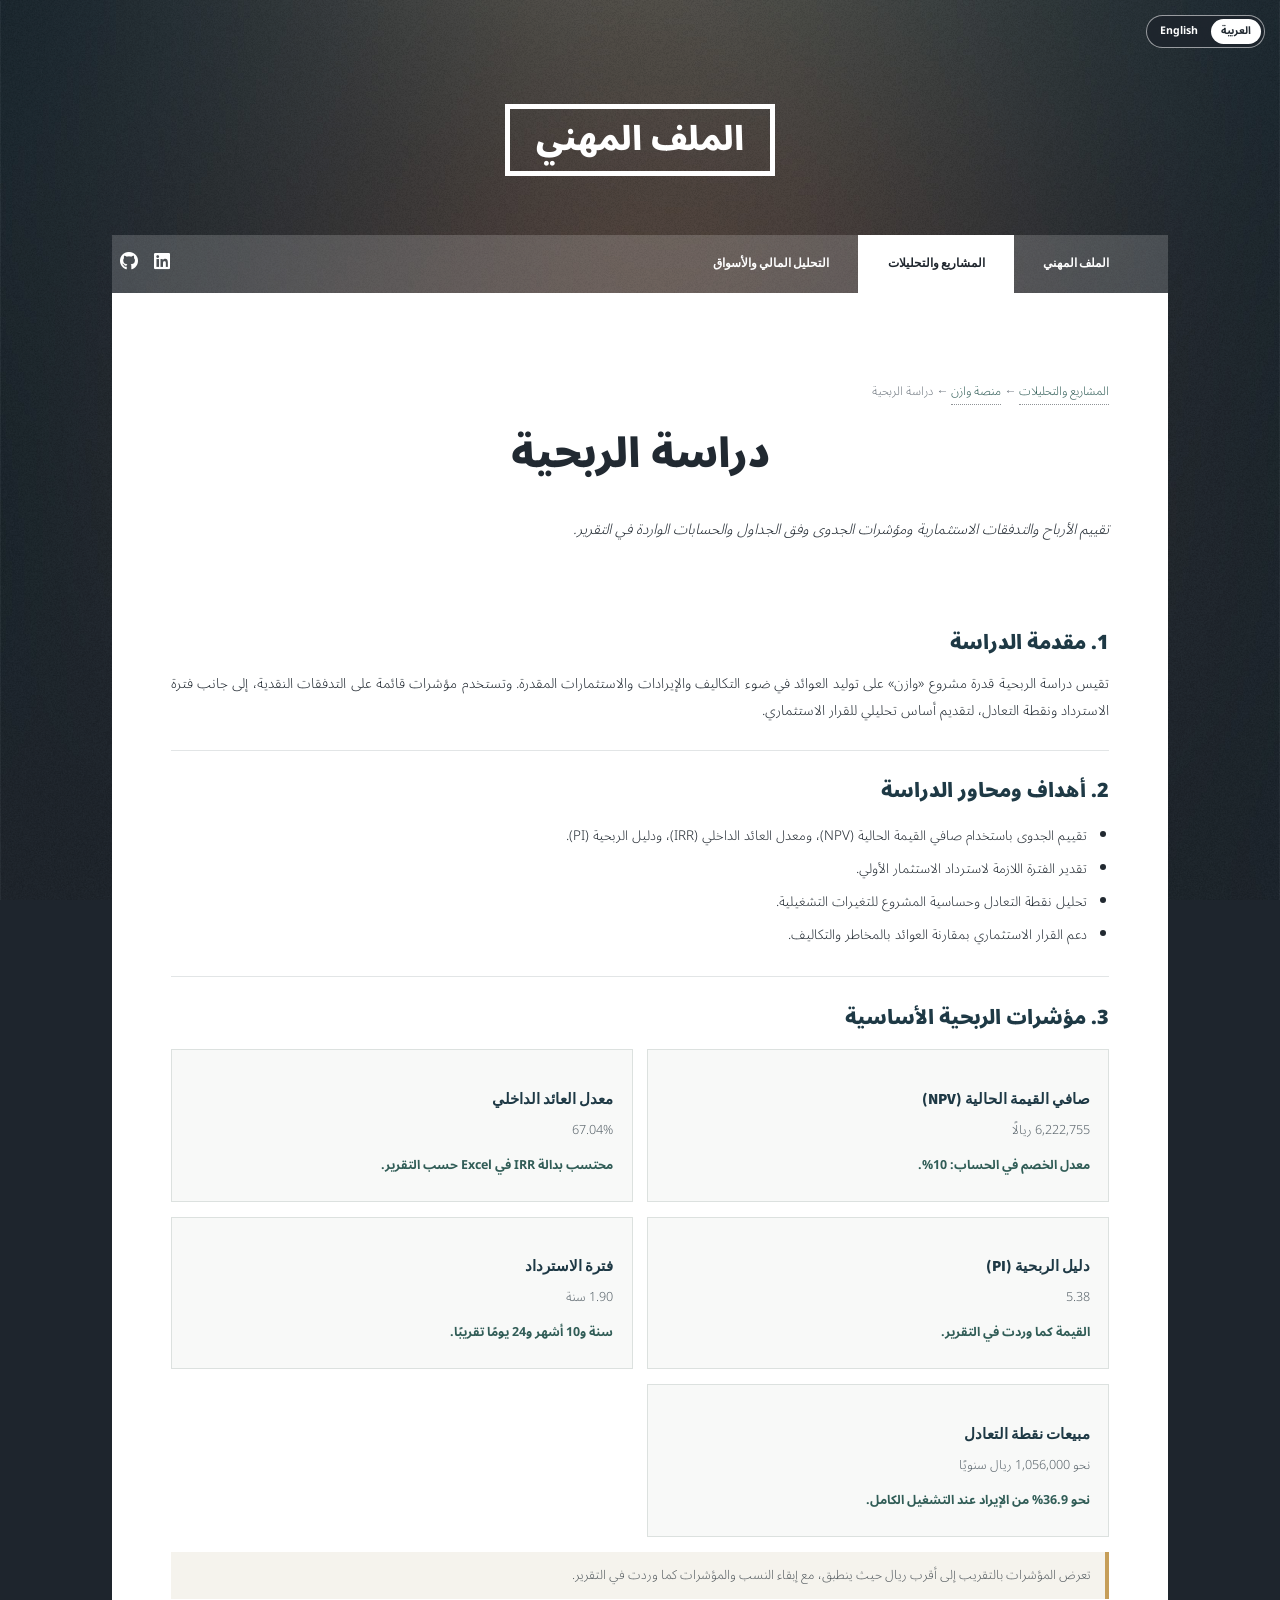
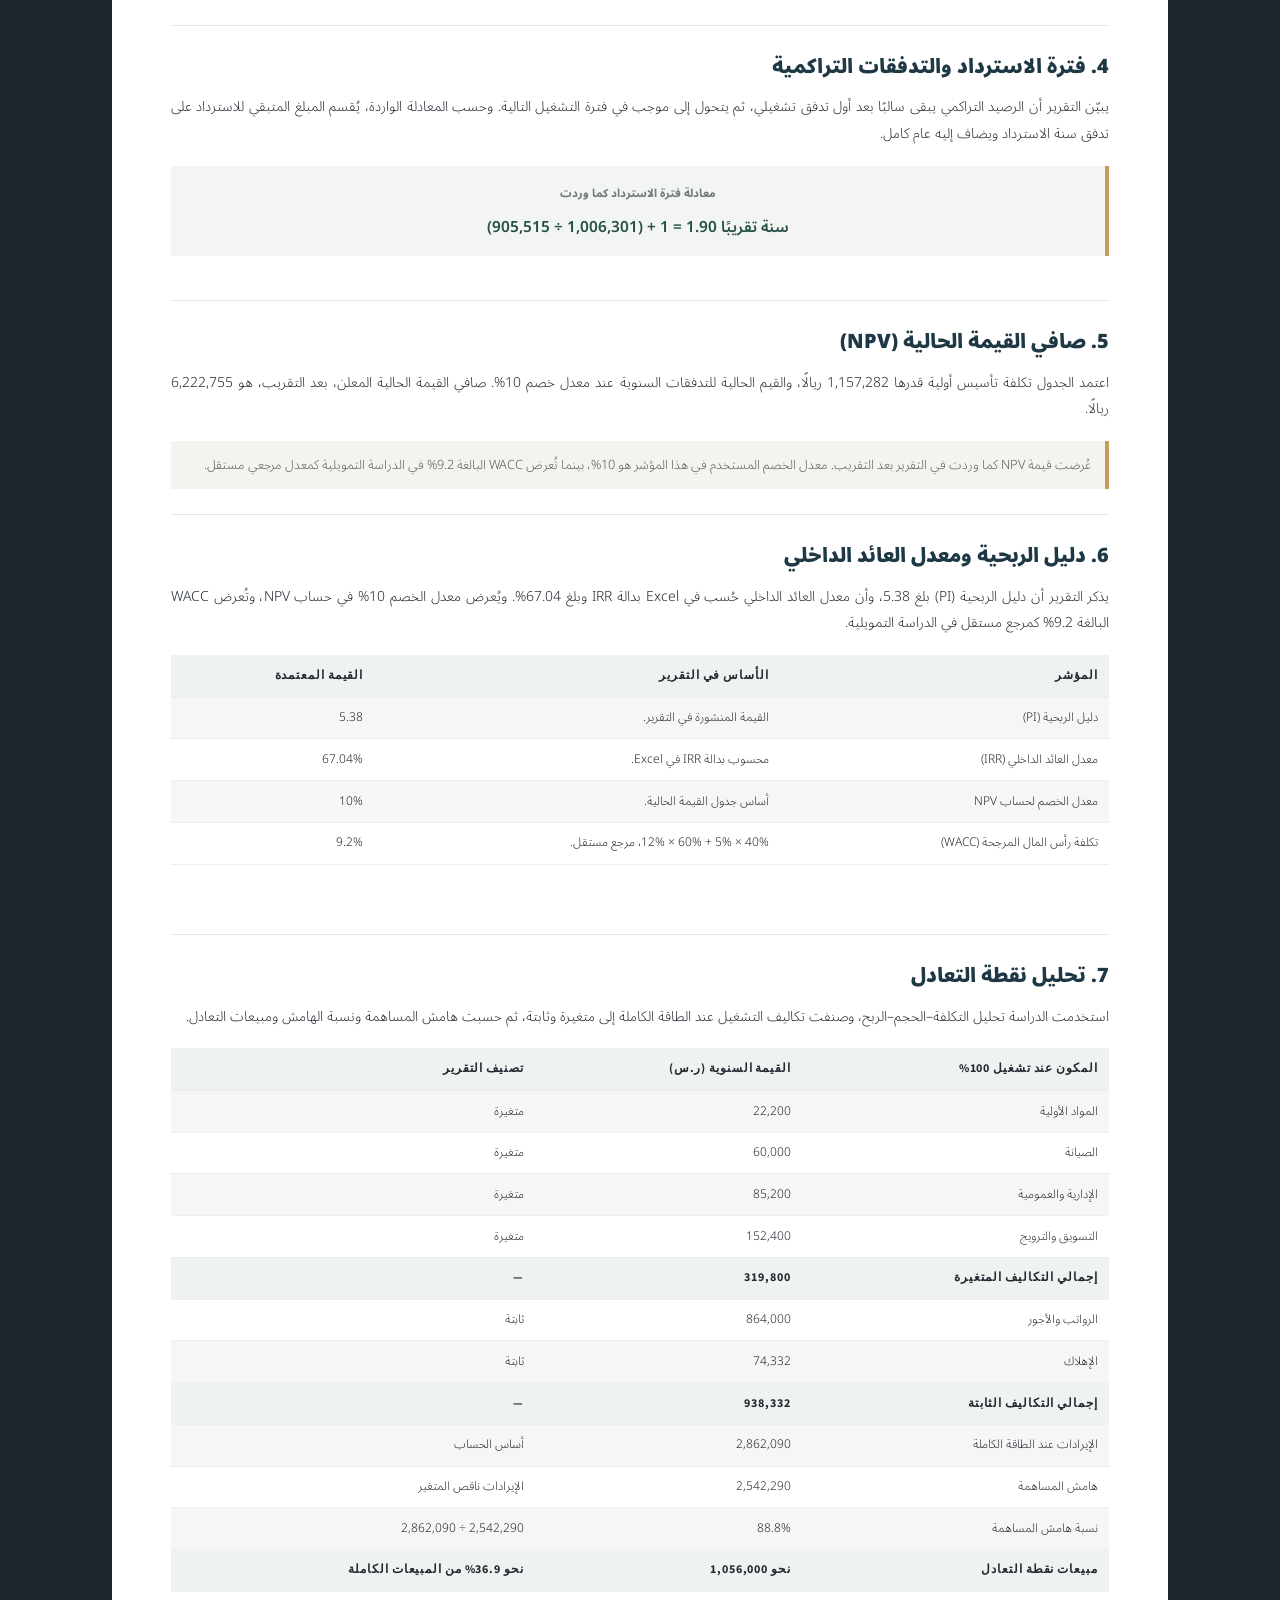
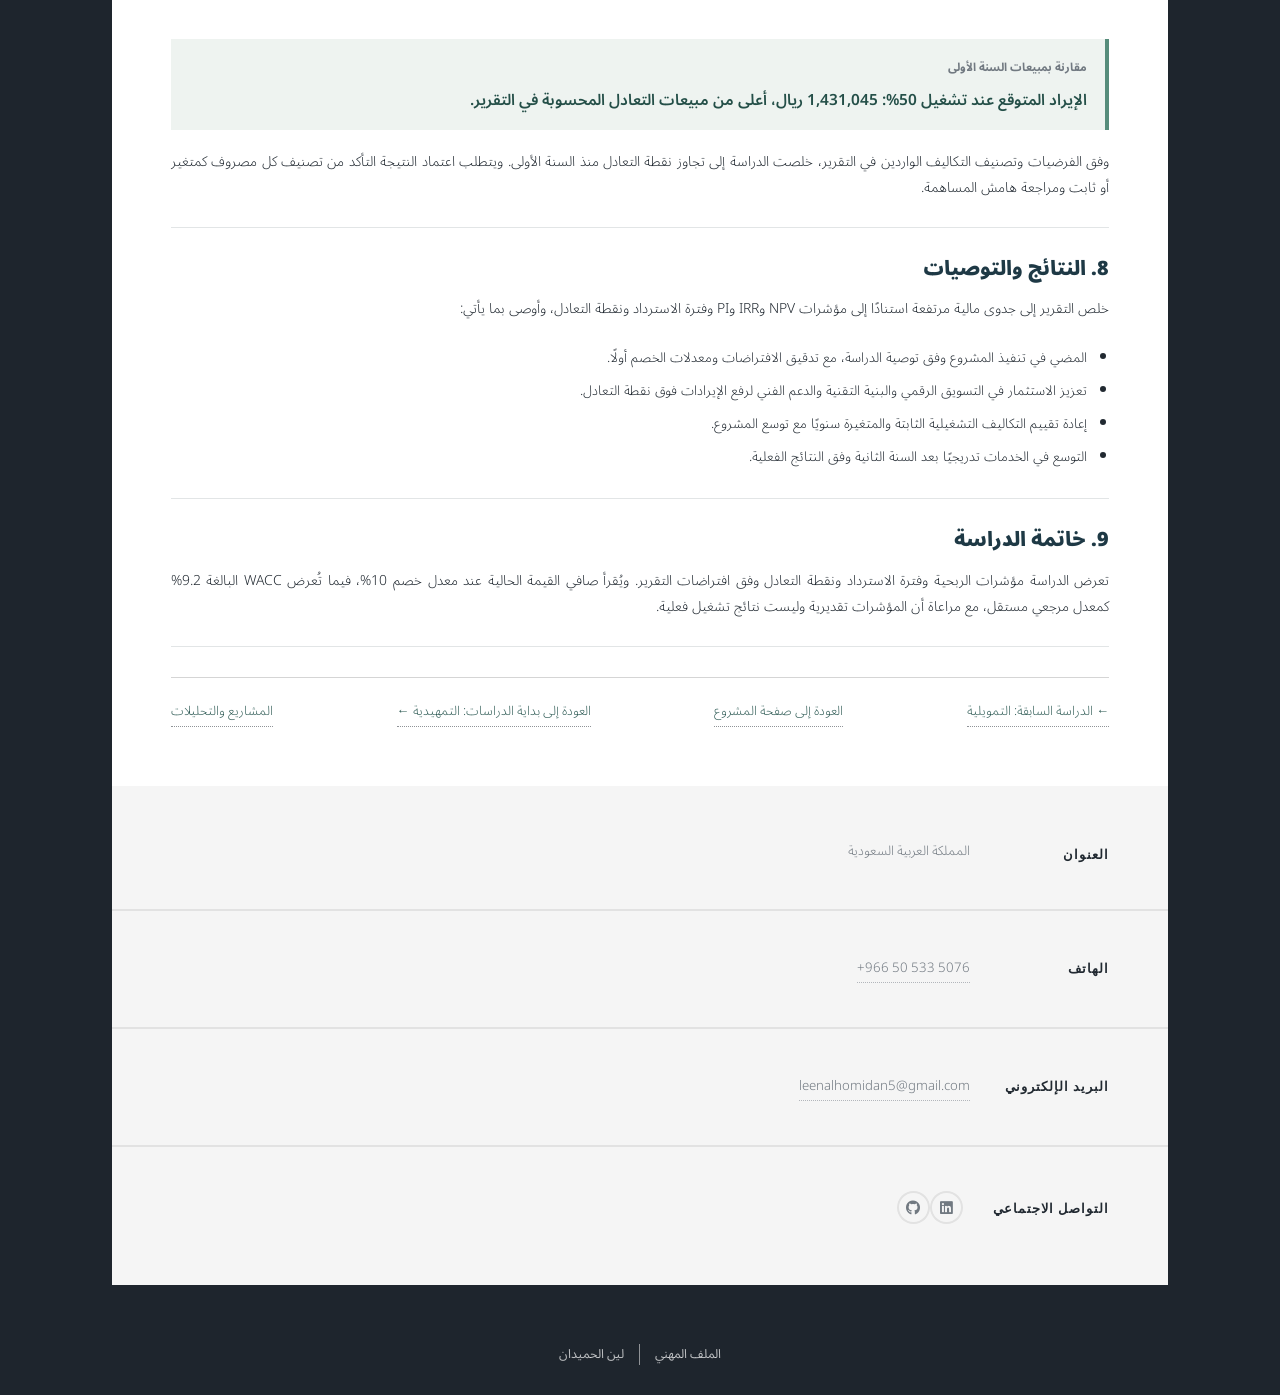
<file: study-profitability.html>
<!DOCTYPE HTML>
<html lang="ar" dir="rtl">
	<head>
		<title>دراسة الربحية | منصة وازن</title>
		<meta charset="utf-8" />
		<meta name="viewport" content="width=device-width, initial-scale=1, user-scalable=no" />
		<link rel="stylesheet" href="assets/css/main.css" />
		<noscript><link rel="stylesheet" href="assets/css/noscript.css" /></noscript>
	</head>
	<body class="is-preload portfolio-page">
		<div id="wrapper">
			<header id="header"><a href="index.html" class="logo">الملف المهني</a></header>
			<nav id="nav"><ul class="links"><li><a href="index.html">الملف المهني</a></li><li class="active"><a href="generic.html">المشاريع والتحليلات</a></li><li><a href="elements.html">التحليل المالي والأسواق</a></li></ul><ul class="icons"><li><a href="https://www.linkedin.com/in/leen-alhomidan-3b4167372" class="icon brands fa-linkedin" target="_blank" rel="noopener noreferrer"><span class="label">LinkedIn</span></a></li><li><a href="#" class="icon brands fa-github"><span class="label">GitHub</span></a></li></ul></nav>
			<div id="main">
				<section class="post portfolio-collection study-detail" lang="ar" dir="rtl">
					<p class="breadcrumbs"><a href="generic.html">المشاريع والتحليلات</a> ← <a href="project-wazen.html">منصة وازن</a> ← دراسة الربحية</p>
					<header class="major"><h1>دراسة الربحية</h1><p>تقييم الأرباح والتدفقات الاستثمارية ومؤشرات الجدوى وفق الجداول والحسابات الواردة في التقرير.</p></header>
					<section class="content-section"><h2>1. مقدمة الدراسة</h2><p>تقيس دراسة الربحية قدرة مشروع «وازن» على توليد العوائد في ضوء التكاليف والإيرادات والاستثمارات المقدرة. وتستخدم مؤشرات قائمة على التدفقات النقدية، إلى جانب فترة الاسترداد ونقطة التعادل، لتقديم أساس تحليلي للقرار الاستثماري.</p></section>
					<section class="content-section"><h2>2. أهداف ومحاور الدراسة</h2><ul><li>تقييم الجدوى باستخدام صافي القيمة الحالية (NPV)، ومعدل العائد الداخلي (IRR)، ودليل الربحية (PI).</li><li>تقدير الفترة اللازمة لاسترداد الاستثمار الأولي.</li><li>تحليل نقطة التعادل وحساسية المشروع للتغيرات التشغيلية.</li><li>دعم القرار الاستثماري بمقارنة العوائد بالمخاطر والتكاليف.</li></ul></section>
					<section class="content-section"><h2>3. مؤشرات الربحية الأساسية</h2><div class="study-grid"><article class="study-card"><h3>صافي القيمة الحالية (NPV)</h3><p>6,222,755 ريالًا</p><span>معدل الخصم في الحساب: 10%.</span></article><article class="study-card"><h3>معدل العائد الداخلي</h3><p>67.04%</p><span>محتسب بدالة IRR في Excel حسب التقرير.</span></article><article class="study-card"><h3>دليل الربحية (PI)</h3><p>5.38</p><span>القيمة كما وردت في التقرير.</span></article><article class="study-card"><h3>فترة الاسترداد</h3><p>1.90 سنة</p><span>سنة و10 أشهر و24 يومًا تقريبًا.</span></article><article class="study-card"><h3>مبيعات نقطة التعادل</h3><p>نحو 1,056,000 ريال سنويًا</p><span>نحو 36.9% من الإيراد عند التشغيل الكامل.</span></article></div><p class="data-note">تعرض المؤشرات بالتقريب إلى أقرب ريال حيث ينطبق، مع إبقاء النسب والمؤشرات كما وردت في التقرير.</p></section>
					<section class="content-section"><h2>4. فترة الاسترداد والتدفقات التراكمية</h2><p>يبيّن التقرير أن الرصيد التراكمي يبقى سالبًا بعد أول تدفق تشغيلي، ثم يتحول إلى موجب في فترة التشغيل التالية. وحسب المعادلة الواردة، يُقسم المبلغ المتبقي للاسترداد على تدفق سنة الاسترداد ويضاف إليه عام كامل.</p><div class="study-equation"><span class="study-label">معادلة فترة الاسترداد كما وردت</span><strong>(905,515 ÷ 1,006,301) + 1 = 1.90 سنة تقريبًا</strong></div></section>
					<section class="content-section"><h2>5. صافي القيمة الحالية (NPV)</h2><p>اعتمد الجدول تكلفة تأسيس أولية قدرها 1,157,282 ريالًا، والقيم الحالية للتدفقات السنوية عند معدل خصم 10%. صافي القيمة الحالية المعلن، بعد التقريب، هو 6,222,755 ريالًا.</p><p class="data-note">عُرضت قيمة NPV كما وردت في التقرير بعد التقريب. معدل الخصم المستخدم في هذا المؤشر هو 10%، بينما تُعرض WACC البالغة 9.2% في الدراسة التمويلية كمعدل مرجعي مستقل.</p></section>
					<section class="content-section"><h2>6. دليل الربحية ومعدل العائد الداخلي</h2><p>يذكر التقرير أن دليل الربحية (PI) بلغ 5.38، وأن معدل العائد الداخلي حُسب في Excel بدالة IRR وبلغ 67.04%. ويُعرض معدل الخصم 10% في حساب NPV، وتُعرض WACC البالغة 9.2% كمرجع مستقل في الدراسة التمويلية.</p><div class="study-table-wrap"><table class="study-table"><thead><tr><th>المؤشر</th><th>الأساس في التقرير</th><th>القيمة المعتمدة</th></tr></thead><tbody><tr><td>دليل الربحية (PI)</td><td>القيمة المنشورة في التقرير.</td><td>5.38</td></tr><tr><td>معدل العائد الداخلي (IRR)</td><td>محسوب بدالة IRR في Excel.</td><td>67.04%</td></tr><tr><td>معدل الخصم لحساب NPV</td><td>أساس جدول القيمة الحالية.</td><td>10%</td></tr><tr><td>تكلفة رأس المال المرجحة (WACC)</td><td>40% × 5% + 60% × 12%، مرجع مستقل.</td><td>9.2%</td></tr></tbody></table></div></section>
					<section class="content-section"><h2>7. تحليل نقطة التعادل</h2><p>استخدمت الدراسة تحليل التكلفة–الحجم–الربح، وصنفت تكاليف التشغيل عند الطاقة الكاملة إلى متغيرة وثابتة، ثم حسبت هامش المساهمة ونسبة الهامش ومبيعات التعادل.</p><div class="study-table-wrap"><table class="study-table"><thead><tr><th>المكون عند تشغيل 100%</th><th>القيمة السنوية (ر.س)</th><th>تصنيف التقرير</th></tr></thead><tbody><tr><td>المواد الأولية</td><td>22,200</td><td>متغيرة</td></tr><tr><td>الصيانة</td><td>60,000</td><td>متغيرة</td></tr><tr><td>الإدارية والعمومية</td><td>85,200</td><td>متغيرة</td></tr><tr><td>التسويق والترويج</td><td>152,400</td><td>متغيرة</td></tr><tr><th>إجمالي التكاليف المتغيرة</th><th>319,800</th><th>—</th></tr><tr><td>الرواتب والأجور</td><td>864,000</td><td>ثابتة</td></tr><tr><td>الإهلاك</td><td>74,332</td><td>ثابتة</td></tr><tr><th>إجمالي التكاليف الثابتة</th><th>938,332</th><th>—</th></tr><tr><td>الإيرادات عند الطاقة الكاملة</td><td>2,862,090</td><td>أساس الحساب</td></tr><tr><td>هامش المساهمة</td><td>2,542,290</td><td>الإيرادات ناقص المتغير</td></tr><tr><td>نسبة هامش المساهمة</td><td>88.8%</td><td>2,542,290 ÷ 2,862,090</td></tr><tr><th>مبيعات نقطة التعادل</th><th>نحو 1,056,000</th><th>نحو 36.9% من المبيعات الكاملة</th></tr></tbody></table></div><div class="study-highlight"><span class="study-label">مقارنة بمبيعات السنة الأولى</span><strong>الإيراد المتوقع عند تشغيل 50%: 1,431,045 ريال، أعلى من مبيعات التعادل المحسوبة في التقرير.</strong></div><p>وفق الفرضيات وتصنيف التكاليف الواردين في التقرير، خلصت الدراسة إلى تجاوز نقطة التعادل منذ السنة الأولى. ويتطلب اعتماد النتيجة التأكد من تصنيف كل مصروف كمتغير أو ثابت ومراجعة هامش المساهمة.</p></section>
					<section class="content-section"><h2>8. النتائج والتوصيات</h2><p>خلص التقرير إلى جدوى مالية مرتفعة استنادًا إلى مؤشرات NPV وIRR وPI وفترة الاسترداد ونقطة التعادل، وأوصى بما يأتي:</p><ul><li>المضي في تنفيذ المشروع وفق توصية الدراسة، مع تدقيق الافتراضات ومعدلات الخصم أولًا.</li><li>تعزيز الاستثمار في التسويق الرقمي والبنية التقنية والدعم الفني لرفع الإيرادات فوق نقطة التعادل.</li><li>إعادة تقييم التكاليف التشغيلية الثابتة والمتغيرة سنويًا مع توسع المشروع.</li><li>التوسع في الخدمات تدريجيًا بعد السنة الثانية وفق النتائج الفعلية.</li></ul></section>
					<section class="content-section"><h2>9. خاتمة الدراسة</h2><p>تعرض الدراسة مؤشرات الربحية وفترة الاسترداد ونقطة التعادل وفق افتراضات التقرير. ويُقرأ صافي القيمة الحالية عند معدل خصم 10%، فيما تُعرض WACC البالغة 9.2% كمعدل مرجعي مستقل، مع مراعاة أن المؤشرات تقديرية وليست نتائج تشغيل فعلية.</p></section>
					<nav class="study-nav" aria-label="التنقل بين الدراسات"><a href="study-financial.html">← الدراسة السابقة: التمويلية</a><a href="project-wazen.html">العودة إلى صفحة المشروع</a><a href="study-intro.html">العودة إلى بداية الدراسات: التمهيدية ←</a><a href="generic.html">المشاريع والتحليلات</a></nav>
				</section>
			</div>
			<footer id="footer" class="portfolio-footer"><section class="split contact" lang="ar" dir="rtl"><section class="alt"><h3>العنوان</h3><p>المملكة العربية السعودية</p></section><section><h3>الهاتف</h3><p><a href="tel:+966505335076">+966 50 533 5076</a></p></section><section><h3>البريد الإلكتروني</h3><p><a href="mailto:leenalhomidan5@gmail.com">leenalhomidan5@gmail.com</a></p></section><section><h3>التواصل الاجتماعي</h3><ul class="icons alt"><li><a href="https://www.linkedin.com/in/leen-alhomidan-3b4167372" class="icon brands alt fa-linkedin" target="_blank" rel="noopener noreferrer"><span class="label">LinkedIn</span></a></li><li><a href="#" class="icon brands alt fa-github"><span class="label">GitHub</span></a></li></ul></section></section></footer>
			<div id="copyright"><ul class="portfolio-copyright" lang="ar" dir="rtl"><li>الملف المهني</li><li>لين الحميدان</li></ul></div>
		</div>
		<script src="assets/js/jquery.min.js"></script><script src="assets/js/jquery.scrollex.min.js"></script><script src="assets/js/jquery.scrolly.min.js"></script><script src="assets/js/browser.min.js"></script><script src="assets/js/breakpoints.min.js"></script><script src="assets/js/util.js"></script><script src="assets/js/main.js"></script><script src="assets/js/language-toggle.js"></script>
	</body>
</html>
</file>
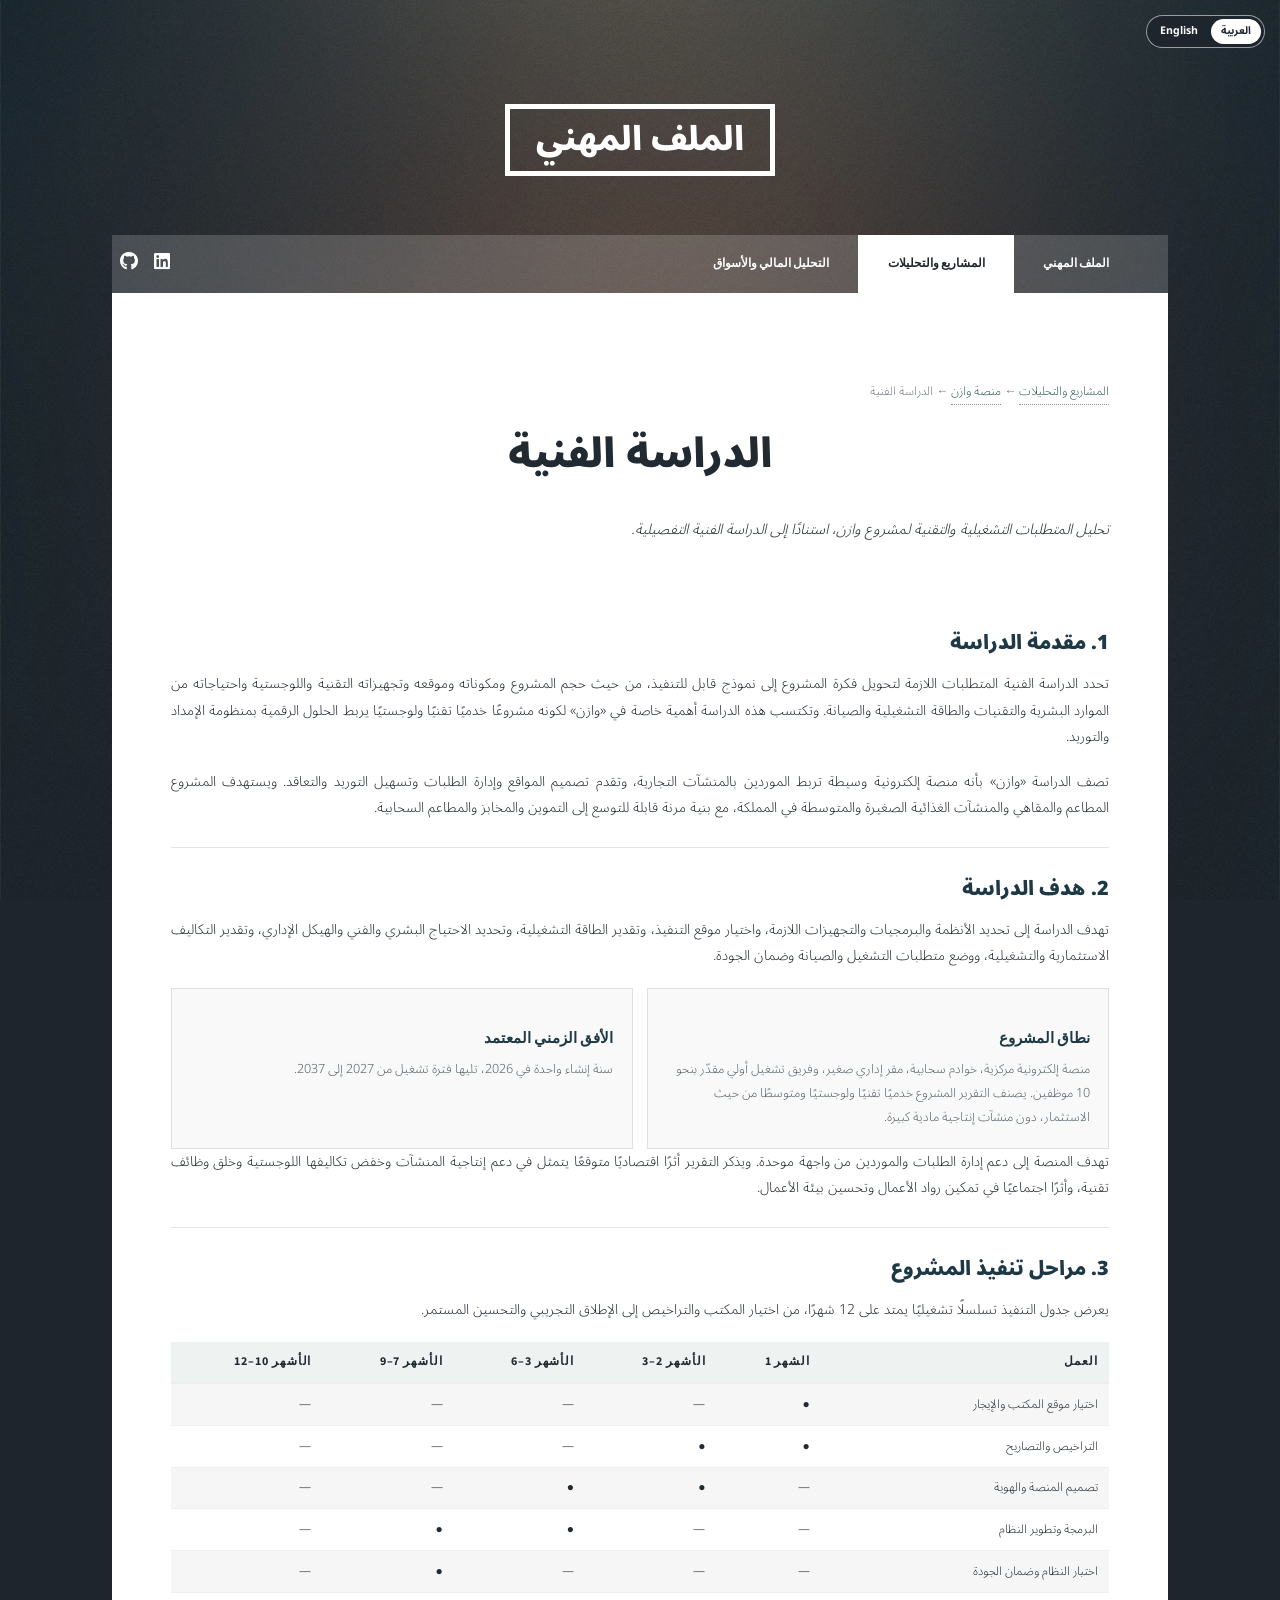
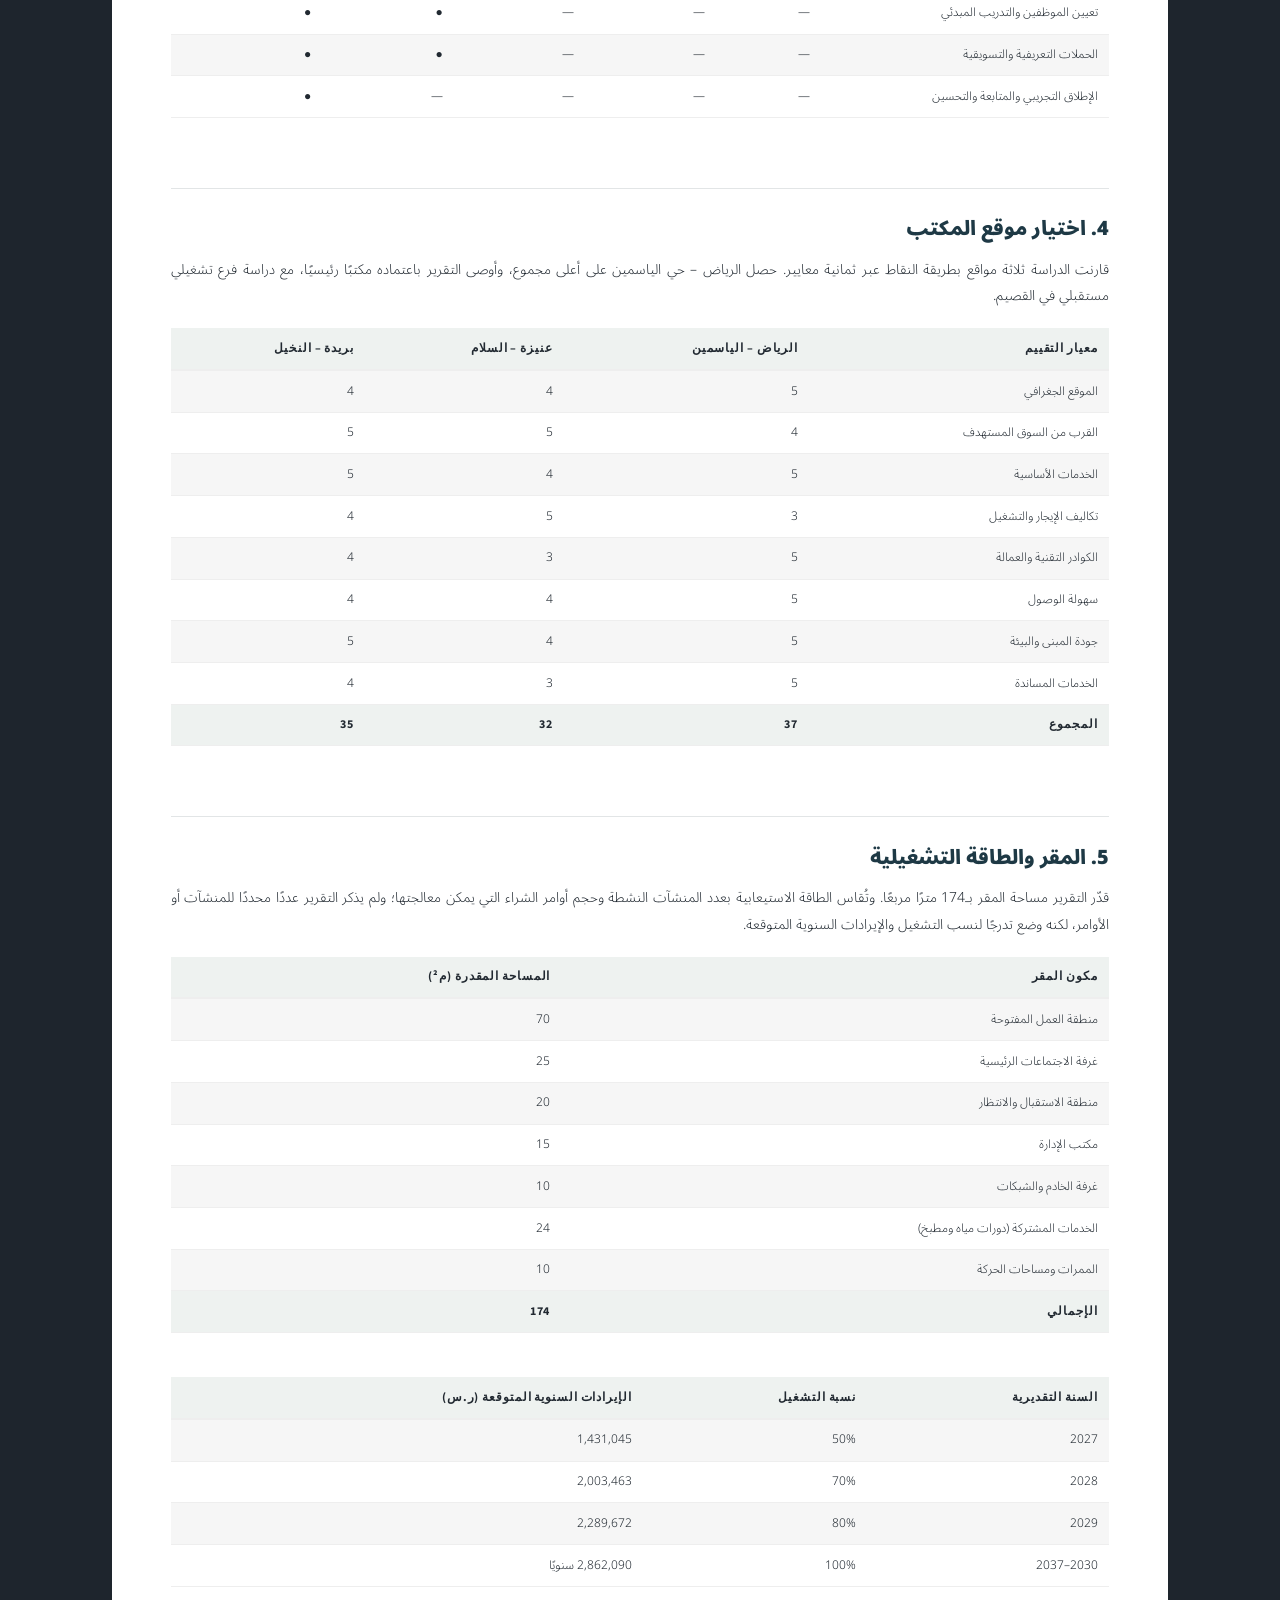
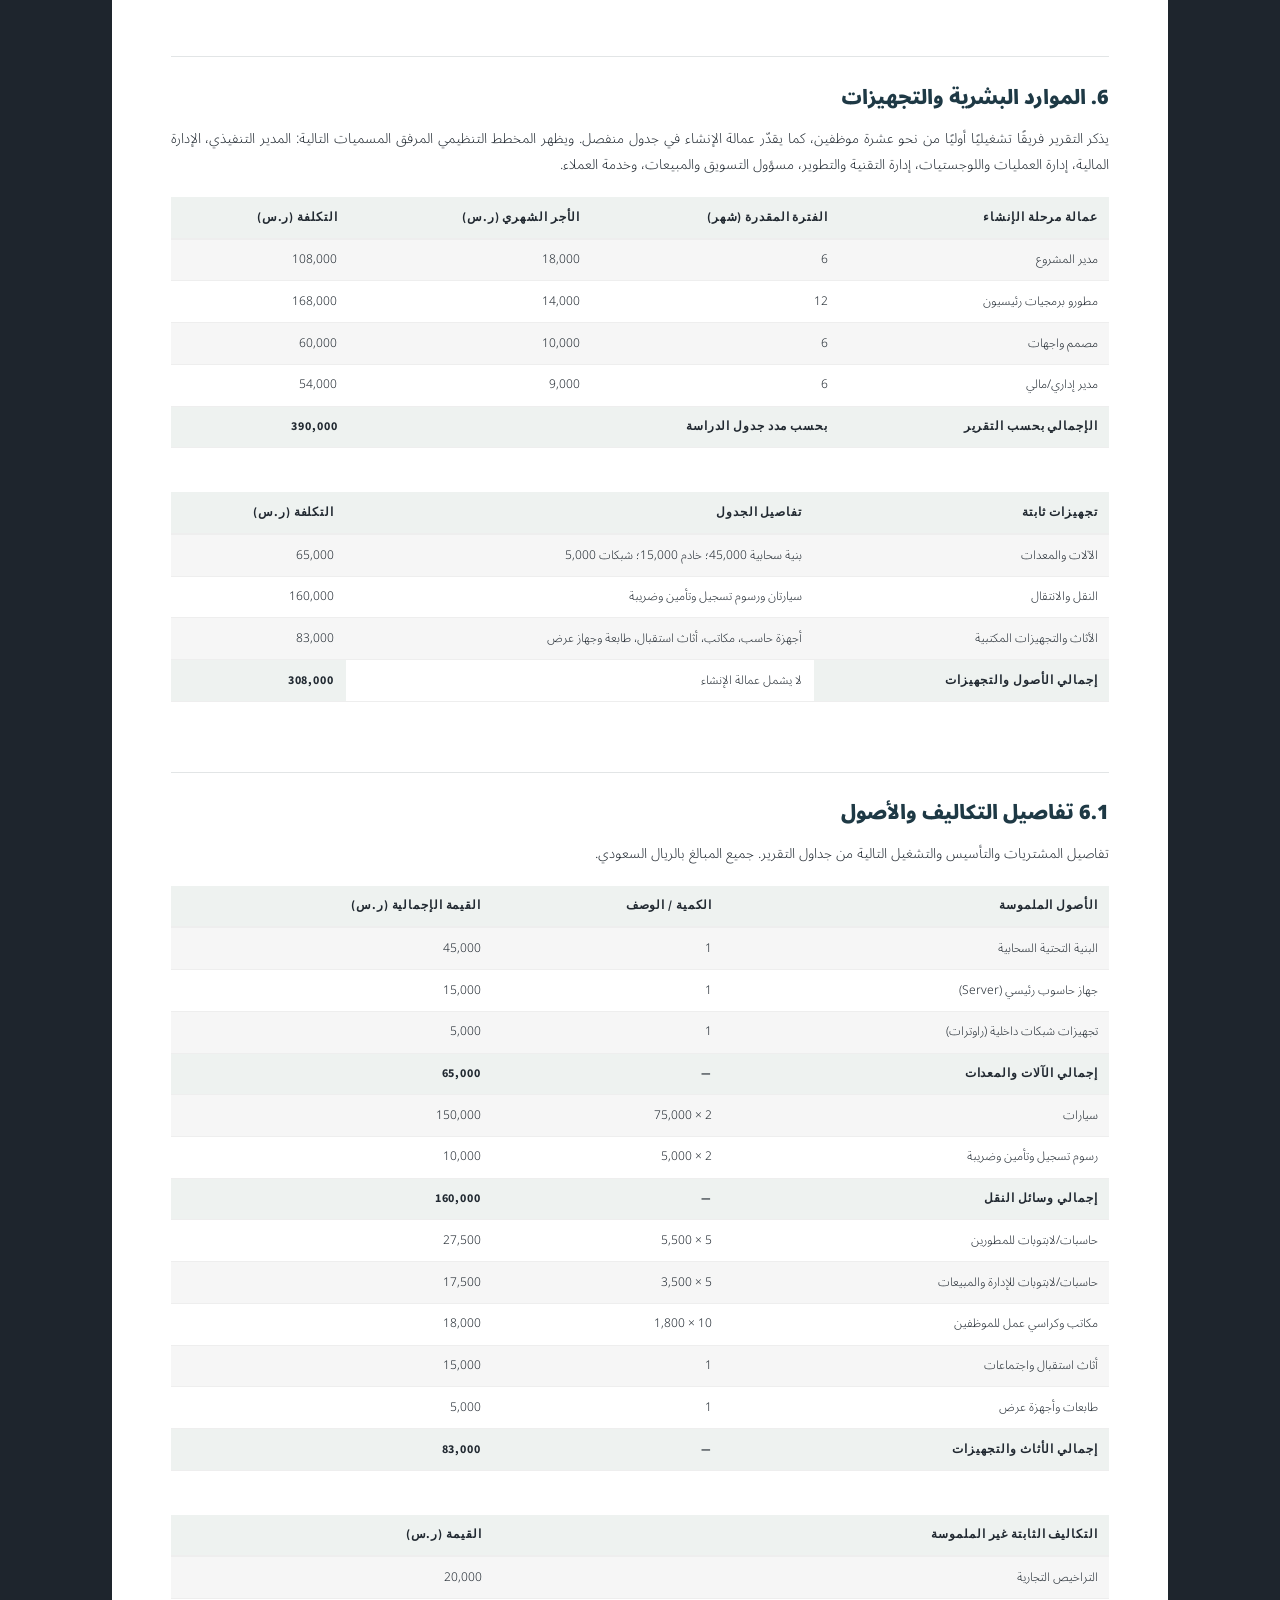
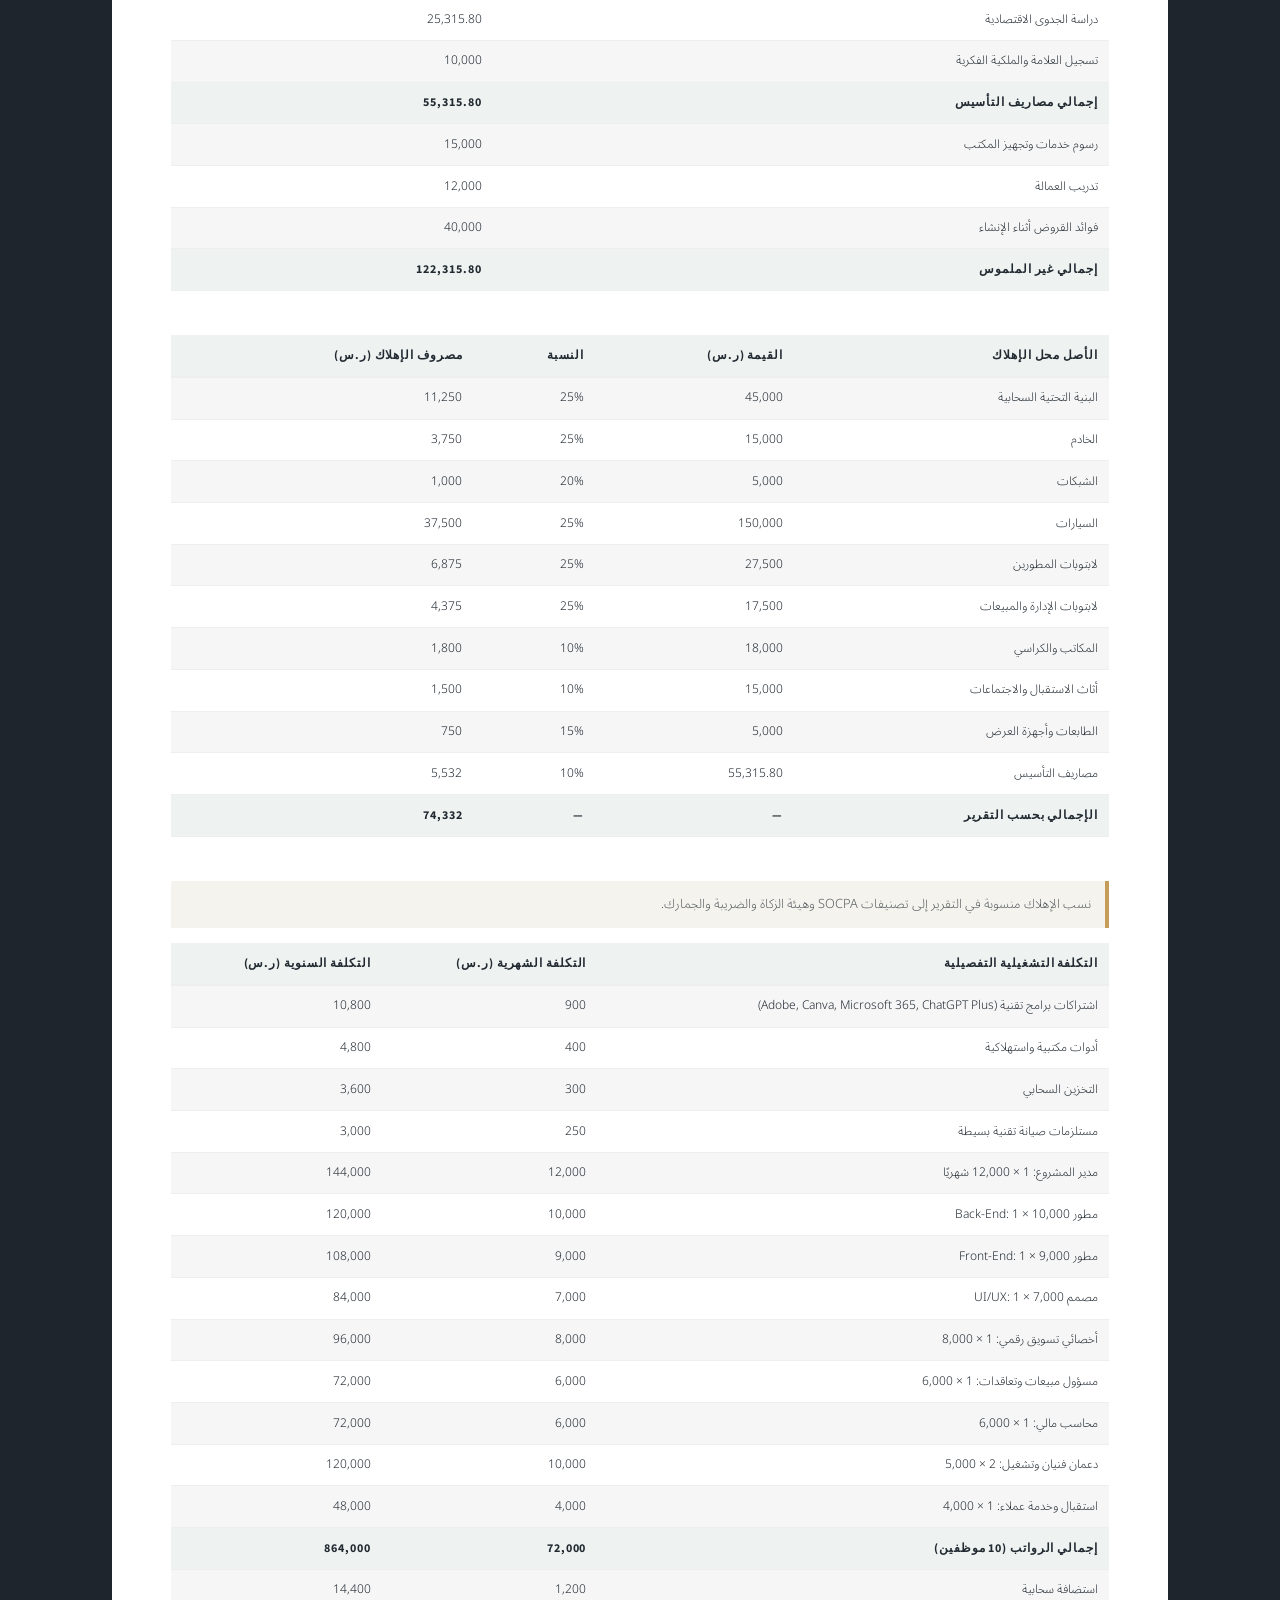
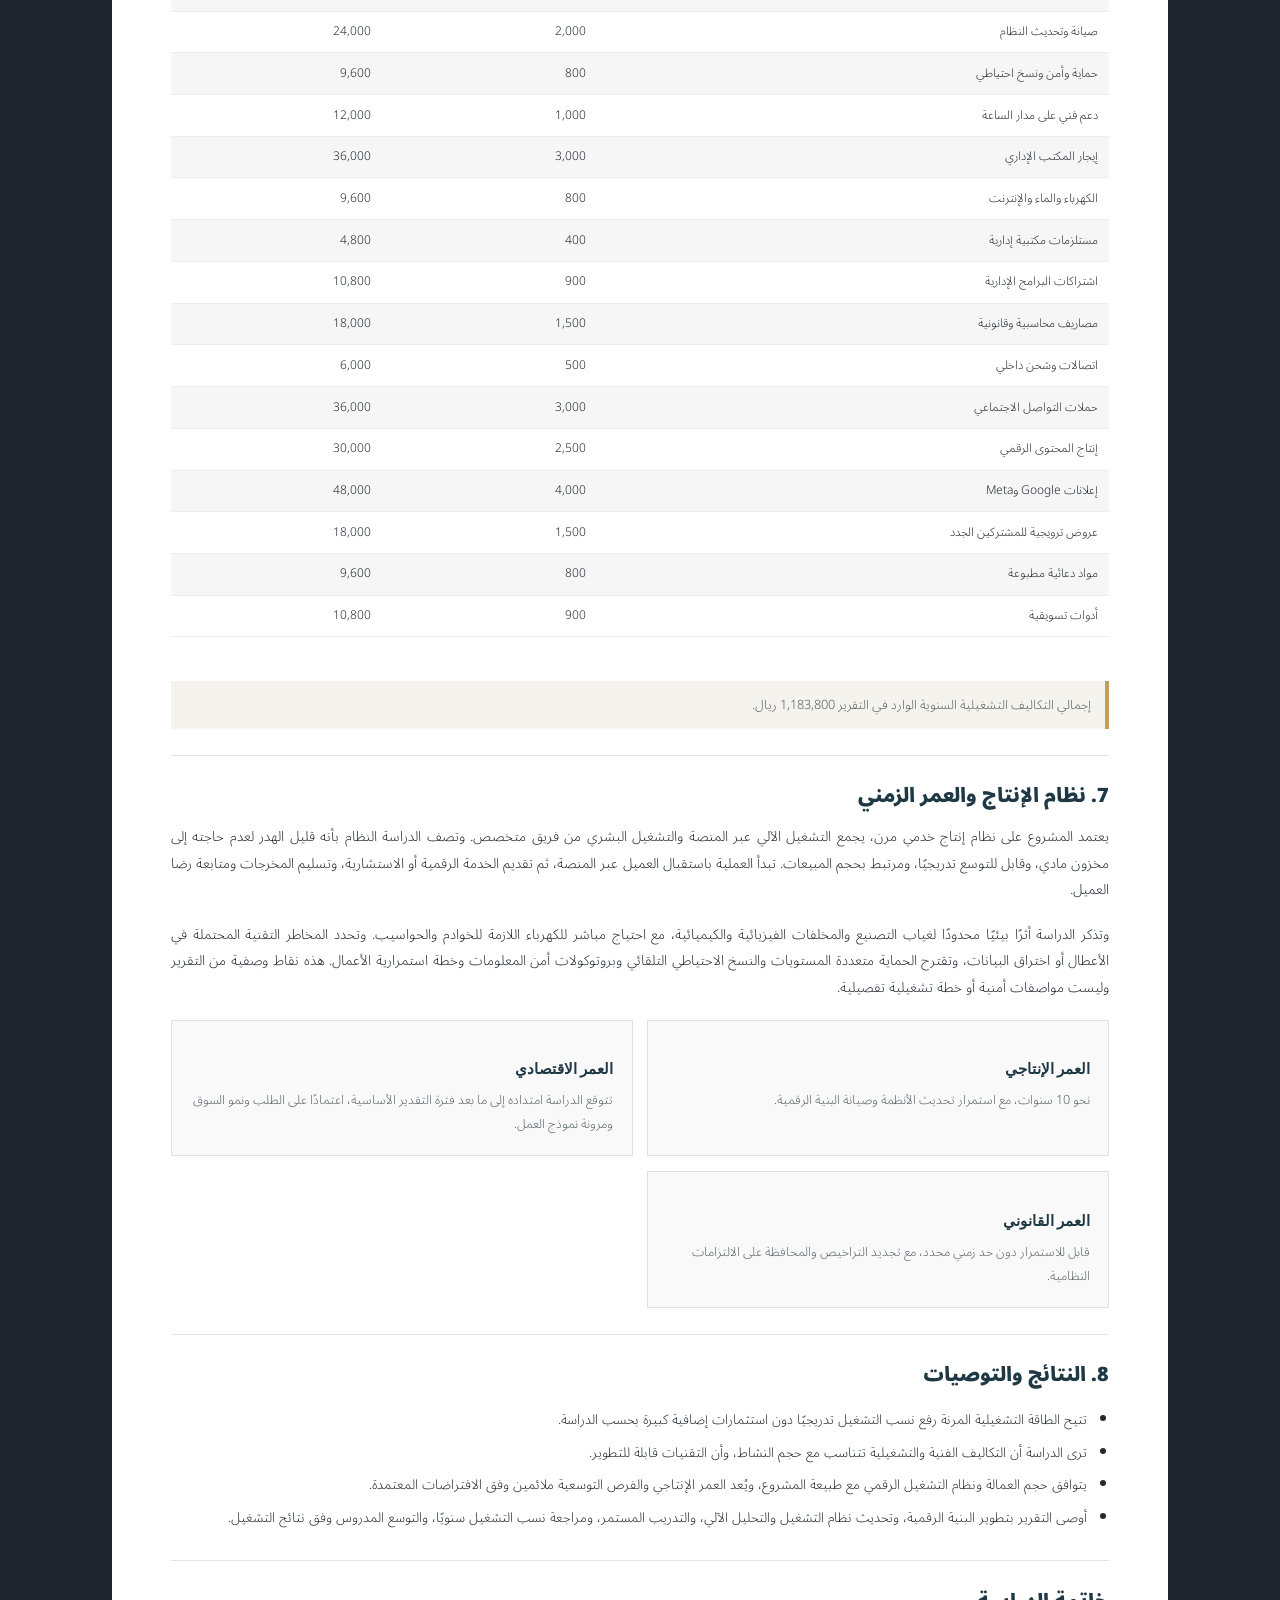
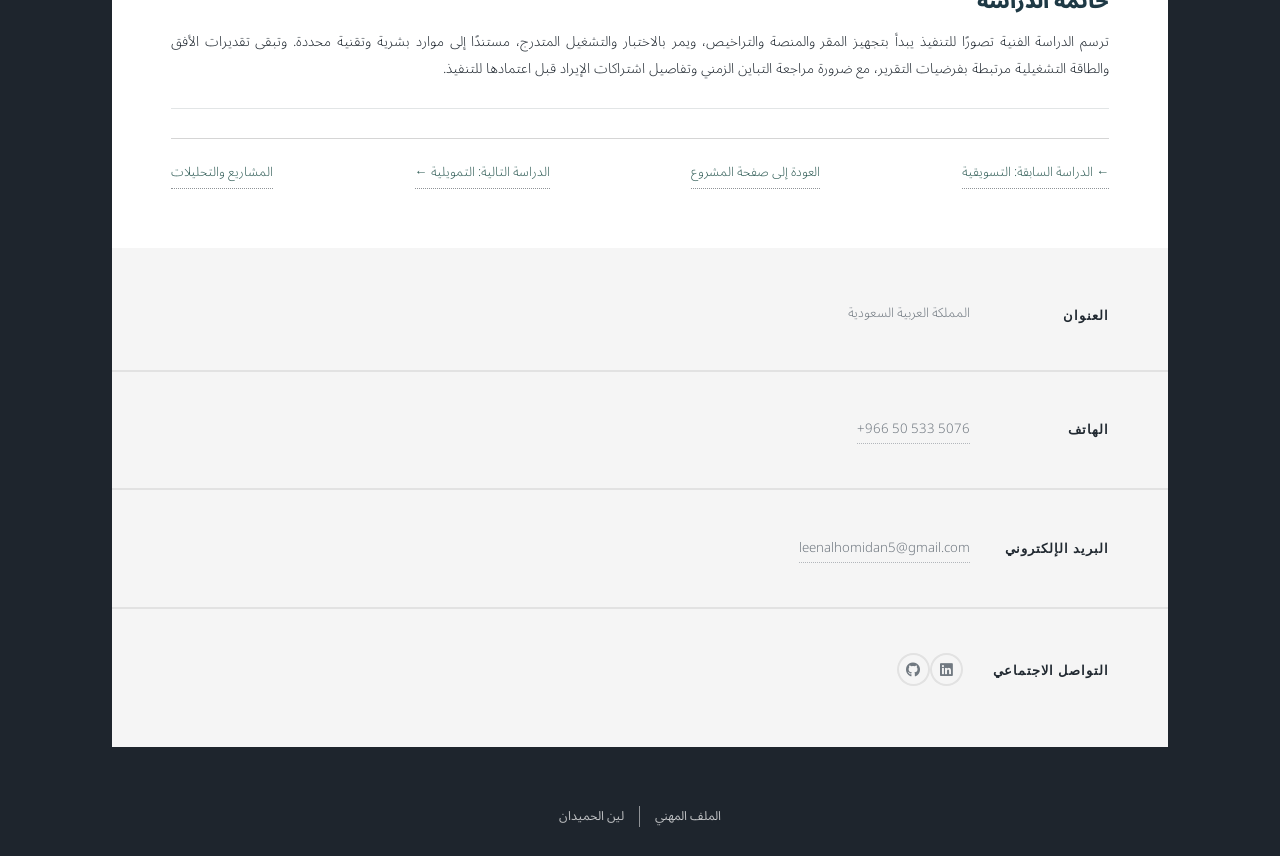
<file: study-technical.html>
<!DOCTYPE HTML>
<html lang="ar" dir="rtl">
	<head>
		<title>الدراسة الفنية | منصة وازن</title>
		<meta charset="utf-8" />
		<meta name="viewport" content="width=device-width, initial-scale=1, user-scalable=no" />
		<link rel="stylesheet" href="assets/css/main.css" />
		<noscript><link rel="stylesheet" href="assets/css/noscript.css" /></noscript>
	</head>
	<body class="is-preload portfolio-page">
		<div id="wrapper">
			<header id="header"><a href="index.html" class="logo">الملف المهني</a></header>
			<nav id="nav"><ul class="links"><li><a href="index.html">الملف المهني</a></li><li class="active"><a href="generic.html">المشاريع والتحليلات</a></li><li><a href="elements.html">التحليل المالي والأسواق</a></li></ul><ul class="icons"><li><a href="https://www.linkedin.com/in/leen-alhomidan-3b4167372" class="icon brands fa-linkedin" target="_blank" rel="noopener noreferrer"><span class="label">LinkedIn</span></a></li><li><a href="#" class="icon brands fa-github"><span class="label">GitHub</span></a></li></ul></nav>
			<div id="main">
				<section class="post portfolio-collection study-detail" lang="ar" dir="rtl">
					<p class="breadcrumbs"><a href="generic.html">المشاريع والتحليلات</a> ← <a href="project-wazen.html">منصة وازن</a> ← الدراسة الفنية</p>
					<header class="major"><h1>الدراسة الفنية</h1><p>تحليل المتطلبات التشغيلية والتقنية لمشروع وازن، استنادًا إلى الدراسة الفنية التفصيلية.</p></header>
					<section class="content-section"><h2>1. مقدمة الدراسة</h2><p>تحدد الدراسة الفنية المتطلبات اللازمة لتحويل فكرة المشروع إلى نموذج قابل للتنفيذ، من حيث حجم المشروع ومكوناته وموقعه وتجهيزاته التقنية واللوجستية واحتياجاته من الموارد البشرية والتقنيات والطاقة التشغيلية والصيانة. وتكتسب هذه الدراسة أهمية خاصة في «وازن» لكونه مشروعًا خدميًا تقنيًا ولوجستيًا يربط الحلول الرقمية بمنظومة الإمداد والتوريد.</p><p>تصف الدراسة «وازن» بأنه منصة إلكترونية وسيطة تربط الموردين بالمنشآت التجارية، وتقدم تصميم المواقع وإدارة الطلبات وتسهيل التوريد والتعاقد. ويستهدف المشروع المطاعم والمقاهي والمنشآت الغذائية الصغيرة والمتوسطة في المملكة، مع بنية مرنة قابلة للتوسع إلى التموين والمخابز والمطاعم السحابية.</p></section>
					<section class="content-section"><h2>2. هدف الدراسة</h2><p>تهدف الدراسة إلى تحديد الأنظمة والبرمجيات والتجهيزات اللازمة، واختيار موقع التنفيذ، وتقدير الطاقة التشغيلية، وتحديد الاحتياج البشري والفني والهيكل الإداري، وتقدير التكاليف الاستثمارية والتشغيلية، ووضع متطلبات التشغيل والصيانة وضمان الجودة.</p><div class="study-grid"><article class="study-card"><h3>نطاق المشروع</h3><p>منصة إلكترونية مركزية، خوادم سحابية، مقر إداري صغير، وفريق تشغيل أولي مقدّر بنحو 10 موظفين. يصنف التقرير المشروع خدميًا تقنيًا ولوجستيًا ومتوسطًا من حيث الاستثمار، دون منشآت إنتاجية مادية كبيرة.</p></article><article class="study-card"><h3>الأفق الزمني المعتمد</h3><p>سنة إنشاء واحدة في 2026، تليها فترة تشغيل من 2027 إلى 2037.</p></article></div><p>تهدف المنصة إلى دعم إدارة الطلبات والموردين من واجهة موحدة. ويذكر التقرير أثرًا اقتصاديًا متوقعًا يتمثل في دعم إنتاجية المنشآت وخفض تكاليفها اللوجستية وخلق وظائف تقنية، وأثرًا اجتماعيًا في تمكين رواد الأعمال وتحسين بيئة الأعمال.</p></section>
					<section class="content-section"><h2>3. مراحل تنفيذ المشروع</h2><p>يعرض جدول التنفيذ تسلسلًا تشغيليًا يمتد على 12 شهرًا، من اختيار المكتب والتراخيص إلى الإطلاق التجريبي والتحسين المستمر.</p><div class="study-table-wrap"><table class="study-table"><thead><tr><th>العمل</th><th>الشهر 1</th><th>الأشهر 2–3</th><th>الأشهر 3–6</th><th>الأشهر 7–9</th><th>الأشهر 10–12</th></tr></thead><tbody><tr><td>اختيار موقع المكتب والإيجار</td><td>●</td><td>—</td><td>—</td><td>—</td><td>—</td></tr><tr><td>التراخيص والتصاريح</td><td>●</td><td>●</td><td>—</td><td>—</td><td>—</td></tr><tr><td>تصميم المنصة والهوية</td><td>—</td><td>●</td><td>●</td><td>—</td><td>—</td></tr><tr><td>البرمجة وتطوير النظام</td><td>—</td><td>—</td><td>●</td><td>●</td><td>—</td></tr><tr><td>اختبار النظام وضمان الجودة</td><td>—</td><td>—</td><td>—</td><td>●</td><td>—</td></tr><tr><td>تعيين الموظفين والتدريب المبدئي</td><td>—</td><td>—</td><td>—</td><td>●</td><td>●</td></tr><tr><td>الحملات التعريفية والتسويقية</td><td>—</td><td>—</td><td>—</td><td>●</td><td>●</td></tr><tr><td>الإطلاق التجريبي والمتابعة والتحسين</td><td>—</td><td>—</td><td>—</td><td>—</td><td>●</td></tr></tbody></table></div></section>
					<section class="content-section"><h2>4. اختيار موقع المكتب</h2><p>قارنت الدراسة ثلاثة مواقع بطريقة النقاط عبر ثمانية معايير. حصل الرياض – حي الياسمين على أعلى مجموع، وأوصى التقرير باعتماده مكتبًا رئيسيًا، مع دراسة فرع تشغيلي مستقبلي في القصيم.</p><div class="study-table-wrap"><table class="study-table"><thead><tr><th>معيار التقييم</th><th>الرياض – الياسمين</th><th>عنيزة – السلام</th><th>بريدة – النخيل</th></tr></thead><tbody><tr><td>الموقع الجغرافي</td><td>5</td><td>4</td><td>4</td></tr><tr><td>القرب من السوق المستهدف</td><td>4</td><td>5</td><td>5</td></tr><tr><td>الخدمات الأساسية</td><td>5</td><td>4</td><td>5</td></tr><tr><td>تكاليف الإيجار والتشغيل</td><td>3</td><td>5</td><td>4</td></tr><tr><td>الكوادر التقنية والعمالة</td><td>5</td><td>3</td><td>4</td></tr><tr><td>سهولة الوصول</td><td>5</td><td>4</td><td>4</td></tr><tr><td>جودة المبنى والبيئة</td><td>5</td><td>4</td><td>5</td></tr><tr><td>الخدمات المساندة</td><td>5</td><td>3</td><td>4</td></tr><tr><th>المجموع</th><th>37</th><th>32</th><th>35</th></tr></tbody></table></div></section>
					<section class="content-section">
						<h2>5. المقر والطاقة التشغيلية</h2>
						<p>قدّر التقرير مساحة المقر بـ174 مترًا مربعًا. وتُقاس الطاقة الاستيعابية بعدد المنشآت النشطة وحجم أوامر الشراء التي يمكن معالجتها؛ ولم يذكر التقرير عددًا محددًا للمنشآت أو الأوامر، لكنه وضع تدرجًا لنسب التشغيل والإيرادات السنوية المتوقعة.</p>
						<div class="study-table-wrap"><table class="study-table"><thead><tr><th>مكون المقر</th><th>المساحة المقدرة (م²)</th></tr></thead><tbody><tr><td>منطقة العمل المفتوحة</td><td>70</td></tr><tr><td>غرفة الاجتماعات الرئيسية</td><td>25</td></tr><tr><td>منطقة الاستقبال والانتظار</td><td>20</td></tr><tr><td>مكتب الإدارة</td><td>15</td></tr><tr><td>غرفة الخادم والشبكات</td><td>10</td></tr><tr><td>الخدمات المشتركة (دورات مياه ومطبخ)</td><td>24</td></tr><tr><td>الممرات ومساحات الحركة</td><td>10</td></tr><tr><th>الإجمالي</th><th>174</th></tr></tbody></table></div>
						<div class="study-table-wrap"><table class="study-table"><thead><tr><th>السنة التقديرية</th><th>نسبة التشغيل</th><th>الإيرادات السنوية المتوقعة (ر.س)</th></tr></thead><tbody><tr><td>2027</td><td>50%</td><td>1,431,045</td></tr><tr><td>2028</td><td>70%</td><td>2,003,463</td></tr><tr><td>2029</td><td>80%</td><td>2,289,672</td></tr><tr><td>2030–2037</td><td>100%</td><td>2,862,090 سنويًا</td></tr></tbody></table></div>
					</section>
					<section class="content-section"><h2>6. الموارد البشرية والتجهيزات</h2><p>يذكر التقرير فريقًا تشغيليًا أوليًا من نحو عشرة موظفين، كما يقدّر عمالة الإنشاء في جدول منفصل. ويظهر المخطط التنظيمي المرفق المسميات التالية: المدير التنفيذي، الإدارة المالية، إدارة العمليات واللوجستيات، إدارة التقنية والتطوير، مسؤول التسويق والمبيعات، وخدمة العملاء.</p><div class="study-table-wrap"><table class="study-table"><thead><tr><th>عمالة مرحلة الإنشاء</th><th>الفترة المقدرة (شهر)</th><th>الأجر الشهري (ر.س)</th><th>التكلفة (ر.س)</th></tr></thead><tbody><tr><td>مدير المشروع</td><td>6</td><td>18,000</td><td>108,000</td></tr><tr><td>مطورو برمجيات رئيسيون</td><td>12</td><td>14,000</td><td>168,000</td></tr><tr><td>مصمم واجهات</td><td>6</td><td>10,000</td><td>60,000</td></tr><tr><td>مدير إداري/مالي</td><td>6</td><td>9,000</td><td>54,000</td></tr><tr><th>الإجمالي بحسب التقرير</th><th colspan="2">بحسب مدد جدول الدراسة</th><th>390,000</th></tr></tbody></table></div><div class="study-table-wrap"><table class="study-table"><thead><tr><th>تجهيزات ثابتة</th><th>تفاصيل الجدول</th><th>التكلفة (ر.س)</th></tr></thead><tbody><tr><td>الآلات والمعدات</td><td>بنية سحابية 45,000؛ خادم 15,000؛ شبكات 5,000</td><td>65,000</td></tr><tr><td>النقل والانتقال</td><td>سيارتان ورسوم تسجيل وتأمين وضريبة</td><td>160,000</td></tr><tr><td>الأثاث والتجهيزات المكتبية</td><td>أجهزة حاسب، مكاتب، أثاث استقبال، طابعة وجهاز عرض</td><td>83,000</td></tr><tr><th>إجمالي الأصول والتجهيزات</th><td>لا يشمل عمالة الإنشاء</td><th>308,000</th></tr></tbody></table></div></section>
					<section class="content-section"><h2>6.1 تفاصيل التكاليف والأصول</h2><p>تفاصيل المشتريات والتأسيس والتشغيل التالية من جداول التقرير. جميع المبالغ بالريال السعودي.</p>
						<div class="study-table-wrap"><table class="study-table"><thead><tr><th>الأصول الملموسة</th><th>الكمية / الوصف</th><th>القيمة الإجمالية (ر.س)</th></tr></thead><tbody><tr><td>البنية التحتية السحابية</td><td>1</td><td>45,000</td></tr><tr><td>جهاز حاسوب رئيسي (Server)</td><td>1</td><td>15,000</td></tr><tr><td>تجهيزات شبكات داخلية (راوترات)</td><td>1</td><td>5,000</td></tr><tr><th>إجمالي الآلات والمعدات</th><th>—</th><th>65,000</th></tr><tr><td>سيارات</td><td>2 × 75,000</td><td>150,000</td></tr><tr><td>رسوم تسجيل وتأمين وضريبة</td><td>2 × 5,000</td><td>10,000</td></tr><tr><th>إجمالي وسائل النقل</th><th>—</th><th>160,000</th></tr><tr><td>حاسبات/لابتوبات للمطورين</td><td>5 × 5,500</td><td>27,500</td></tr><tr><td>حاسبات/لابتوبات للإدارة والمبيعات</td><td>5 × 3,500</td><td>17,500</td></tr><tr><td>مكاتب وكراسي عمل للموظفين</td><td>10 × 1,800</td><td>18,000</td></tr><tr><td>أثاث استقبال واجتماعات</td><td>1</td><td>15,000</td></tr><tr><td>طابعات وأجهزة عرض</td><td>1</td><td>5,000</td></tr><tr><th>إجمالي الأثاث والتجهيزات</th><th>—</th><th>83,000</th></tr></tbody></table></div>
						<div class="study-table-wrap"><table class="study-table"><thead><tr><th>التكاليف الثابتة غير الملموسة</th><th>القيمة (ر.س)</th></tr></thead><tbody><tr><td>التراخيص التجارية</td><td>20,000</td></tr><tr><td>دراسة الجدوى الاقتصادية</td><td>25,315.80</td></tr><tr><td>تسجيل العلامة والملكية الفكرية</td><td>10,000</td></tr><tr><th>إجمالي مصاريف التأسيس</th><th>55,315.80</th></tr><tr><td>رسوم خدمات وتجهيز المكتب</td><td>15,000</td></tr><tr><td>تدريب العمالة</td><td>12,000</td></tr><tr><td>فوائد القروض أثناء الإنشاء</td><td>40,000</td></tr><tr><th>إجمالي غير الملموس</th><th>122,315.80</th></tr></tbody></table></div>
						<div class="study-table-wrap"><table class="study-table"><thead><tr><th>الأصل محل الإهلاك</th><th>القيمة (ر.س)</th><th>النسبة</th><th>مصروف الإهلاك (ر.س)</th></tr></thead><tbody><tr><td>البنية التحتية السحابية</td><td>45,000</td><td>25%</td><td>11,250</td></tr><tr><td>الخادم</td><td>15,000</td><td>25%</td><td>3,750</td></tr><tr><td>الشبكات</td><td>5,000</td><td>20%</td><td>1,000</td></tr><tr><td>السيارات</td><td>150,000</td><td>25%</td><td>37,500</td></tr><tr><td>لابتوبات المطورين</td><td>27,500</td><td>25%</td><td>6,875</td></tr><tr><td>لابتوبات الإدارة والمبيعات</td><td>17,500</td><td>25%</td><td>4,375</td></tr><tr><td>المكاتب والكراسي</td><td>18,000</td><td>10%</td><td>1,800</td></tr><tr><td>أثاث الاستقبال والاجتماعات</td><td>15,000</td><td>10%</td><td>1,500</td></tr><tr><td>الطابعات وأجهزة العرض</td><td>5,000</td><td>15%</td><td>750</td></tr><tr><td>مصاريف التأسيس</td><td>55,315.80</td><td>10%</td><td>5,532</td></tr><tr><th>الإجمالي بحسب التقرير</th><th>—</th><th>—</th><th>74,332</th></tr></tbody></table></div>
						<p class="data-note">نسب الإهلاك منسوبة في التقرير إلى تصنيفات SOCPA وهيئة الزكاة والضريبة والجمارك.</p>
						<div class="study-table-wrap"><table class="study-table"><thead><tr><th>التكلفة التشغيلية التفصيلية</th><th>التكلفة الشهرية (ر.س)</th><th>التكلفة السنوية (ر.س)</th></tr></thead><tbody><tr><td>اشتراكات برامج تقنية (Adobe, Canva, Microsoft 365, ChatGPT Plus)</td><td>900</td><td>10,800</td></tr><tr><td>أدوات مكتبية واستهلاكية</td><td>400</td><td>4,800</td></tr><tr><td>التخزين السحابي</td><td>300</td><td>3,600</td></tr><tr><td>مستلزمات صيانة تقنية بسيطة</td><td>250</td><td>3,000</td></tr><tr><td>مدير المشروع: 1 × 12,000 شهريًا</td><td>12,000</td><td>144,000</td></tr><tr><td>مطور Back-End: 1 × 10,000</td><td>10,000</td><td>120,000</td></tr><tr><td>مطور Front-End: 1 × 9,000</td><td>9,000</td><td>108,000</td></tr><tr><td>مصمم UI/UX: 1 × 7,000</td><td>7,000</td><td>84,000</td></tr><tr><td>أخصائي تسويق رقمي: 1 × 8,000</td><td>8,000</td><td>96,000</td></tr><tr><td>مسؤول مبيعات وتعاقدات: 1 × 6,000</td><td>6,000</td><td>72,000</td></tr><tr><td>محاسب مالي: 1 × 6,000</td><td>6,000</td><td>72,000</td></tr><tr><td>دعمان فنيان وتشغيل: 2 × 5,000</td><td>10,000</td><td>120,000</td></tr><tr><td>استقبال وخدمة عملاء: 1 × 4,000</td><td>4,000</td><td>48,000</td></tr><tr><th>إجمالي الرواتب (10 موظفين)</th><th>72,000</th><th>864,000</th></tr><tr><td>استضافة سحابية</td><td>1,200</td><td>14,400</td></tr><tr><td>صيانة وتحديث النظام</td><td>2,000</td><td>24,000</td></tr><tr><td>حماية وأمن ونسخ احتياطي</td><td>800</td><td>9,600</td></tr><tr><td>دعم فني على مدار الساعة</td><td>1,000</td><td>12,000</td></tr><tr><td>إيجار المكتب الإداري</td><td>3,000</td><td>36,000</td></tr><tr><td>الكهرباء والماء والإنترنت</td><td>800</td><td>9,600</td></tr><tr><td>مستلزمات مكتبية إدارية</td><td>400</td><td>4,800</td></tr><tr><td>اشتراكات البرامج الإدارية</td><td>900</td><td>10,800</td></tr><tr><td>مصاريف محاسبية وقانونية</td><td>1,500</td><td>18,000</td></tr><tr><td>اتصالات وشحن داخلي</td><td>500</td><td>6,000</td></tr><tr><td>حملات التواصل الاجتماعي</td><td>3,000</td><td>36,000</td></tr><tr><td>إنتاج المحتوى الرقمي</td><td>2,500</td><td>30,000</td></tr><tr><td>إعلانات Google وMeta</td><td>4,000</td><td>48,000</td></tr><tr><td>عروض ترويجية للمشتركين الجدد</td><td>1,500</td><td>18,000</td></tr><tr><td>مواد دعائية مطبوعة</td><td>800</td><td>9,600</td></tr><tr><td>أدوات تسويقية</td><td>900</td><td>10,800</td></tr></tbody></table></div>
						<p class="data-note">إجمالي التكاليف التشغيلية السنوية الوارد في التقرير 1,183,800 ريال.</p>
					</section>
					<section class="content-section"><h2>7. نظام الإنتاج والعمر الزمني</h2><p>يعتمد المشروع على نظام إنتاج خدمي مرن، يجمع التشغيل الآلي عبر المنصة والتشغيل البشري من فريق متخصص. وتصف الدراسة النظام بأنه قليل الهدر لعدم حاجته إلى مخزون مادي، وقابل للتوسع تدريجيًا، ومرتبط بحجم المبيعات. تبدأ العملية باستقبال العميل عبر المنصة، ثم تقديم الخدمة الرقمية أو الاستشارية، وتسليم المخرجات ومتابعة رضا العميل.</p><p>وتذكر الدراسة أثرًا بيئيًا محدودًا لغياب التصنيع والمخلفات الفيزيائية والكيميائية، مع احتياج مباشر للكهرباء اللازمة للخوادم والحواسيب. وتحدد المخاطر التقنية المحتملة في الأعطال أو اختراق البيانات، وتقترح الحماية متعددة المستويات والنسخ الاحتياطي التلقائي وبروتوكولات أمن المعلومات وخطة استمرارية الأعمال. هذه نقاط وصفية من التقرير وليست مواصفات أمنية أو خطة تشغيلية تفصيلية.</p><div class="study-grid"><article class="study-card"><h3>العمر الإنتاجي</h3><p>نحو 10 سنوات، مع استمرار تحديث الأنظمة وصيانة البنية الرقمية.</p></article><article class="study-card"><h3>العمر الاقتصادي</h3><p>تتوقع الدراسة امتداده إلى ما بعد فترة التقدير الأساسية، اعتمادًا على الطلب ونمو السوق ومرونة نموذج العمل.</p></article><article class="study-card"><h3>العمر القانوني</h3><p>قابل للاستمرار دون حد زمني محدد، مع تجديد التراخيص والمحافظة على الالتزامات النظامية.</p></article></div></section>
					<section class="content-section"><h2>8. النتائج والتوصيات</h2><ul><li>تتيح الطاقة التشغيلية المرنة رفع نسب التشغيل تدريجيًا دون استثمارات إضافية كبيرة بحسب الدراسة.</li><li>ترى الدراسة أن التكاليف الفنية والتشغيلية تتناسب مع حجم النشاط، وأن التقنيات قابلة للتطوير.</li><li>يتوافق حجم العمالة ونظام التشغيل الرقمي مع طبيعة المشروع، ويُعد العمر الإنتاجي والفرص التوسعية ملائمين وفق الافتراضات المعتمدة.</li><li>أوصى التقرير بتطوير البنية الرقمية، وتحديث نظام التشغيل والتحليل الآلي، والتدريب المستمر، ومراجعة نسب التشغيل سنويًا، والتوسع المدروس وفق نتائج التشغيل.</li></ul></section>
					<section class="content-section"><h2>خاتمة الدراسة</h2><p>ترسم الدراسة الفنية تصورًا للتنفيذ يبدأ بتجهيز المقر والمنصة والتراخيص، ويمر بالاختبار والتشغيل المتدرج، مستندًا إلى موارد بشرية وتقنية محددة. وتبقى تقديرات الأفق والطاقة التشغيلية مرتبطة بفرضيات التقرير، مع ضرورة مراجعة التباين الزمني وتفاصيل اشتراكات الإيراد قبل اعتمادها للتنفيذ.</p></section>
					<nav class="study-nav" aria-label="التنقل بين الدراسات"><a href="study-marketing.html">← الدراسة السابقة: التسويقية</a><a href="project-wazen.html">العودة إلى صفحة المشروع</a><a href="study-financial.html">الدراسة التالية: التمويلية ←</a><a href="generic.html">المشاريع والتحليلات</a></nav>
				</section>
			</div>
			<footer id="footer" class="portfolio-footer"><section class="split contact" lang="ar" dir="rtl"><section class="alt"><h3>العنوان</h3><p>المملكة العربية السعودية</p></section><section><h3>الهاتف</h3><p><a href="tel:+966505335076">+966 50 533 5076</a></p></section><section><h3>البريد الإلكتروني</h3><p><a href="mailto:leenalhomidan5@gmail.com">leenalhomidan5@gmail.com</a></p></section><section><h3>التواصل الاجتماعي</h3><ul class="icons alt"><li><a href="https://www.linkedin.com/in/leen-alhomidan-3b4167372" class="icon brands alt fa-linkedin" target="_blank" rel="noopener noreferrer"><span class="label">LinkedIn</span></a></li><li><a href="#" class="icon brands alt fa-github"><span class="label">GitHub</span></a></li></ul></section></section></footer>
			<div id="copyright"><ul class="portfolio-copyright" lang="ar" dir="rtl"><li>الملف المهني</li><li>لين الحميدان</li></ul></div>
		</div>
		<script src="assets/js/jquery.min.js"></script><script src="assets/js/jquery.scrollex.min.js"></script><script src="assets/js/jquery.scrolly.min.js"></script><script src="assets/js/browser.min.js"></script><script src="assets/js/breakpoints.min.js"></script><script src="assets/js/util.js"></script><script src="assets/js/main.js"></script><script src="assets/js/language-toggle.js"></script>
	</body>
</html>
</file>
<file: assets/css/main.css>
@import url(fontawesome-all.min.css);
@import url("https://fonts.googleapis.com/css?family=Merriweather:300,700,300italic,700italic|Source+Sans+Pro:900");
@import url("https://fonts.googleapis.com/css2?family=Noto+Sans+Arabic:wght@400;700&display=swap");

/*
	Massively by HTML5 UP
	html5up.net | @ajlkn
	Free for personal and commercial use under the CCA 3.0 license (html5up.net/license)
*/

html, body, div, span, applet, object,
iframe, h1, h2, h3, h4, h5, h6, p, blockquote,
pre, a, abbr, acronym, address, big, cite,
code, del, dfn, em, img, ins, kbd, q, s, samp,
small, strike, strong, sub, sup, tt, var, b,
u, i, center, dl, dt, dd, ol, ul, li, fieldset,
form, label, legend, table, caption, tbody,
tfoot, thead, tr, th, td, article, aside,
canvas, details, embed, figure, figcaption,
footer, header, hgroup, menu, nav, output, ruby,
section, summary, time, mark, audio, video {
	margin: 0;
	padding: 0;
	border: 0;
	font-size: 100%;
	font: inherit;
	vertical-align: baseline;}

article, aside, details, figcaption, figure,
footer, header, hgroup, menu, nav, section {
	display: block;}

body {
	line-height: 1;
}

ol, ul {
	list-style: none;
}

blockquote, q {
	quotes: none;
}

	blockquote:before, blockquote:after, q:before, q:after {
		content: '';
		content: none;
	}

table {
	border-collapse: collapse;
	border-spacing: 0;
}

body {
	-webkit-text-size-adjust: none;
}

mark {
	background-color: transparent;
	color: inherit;
}

input::-moz-focus-inner {
	border: 0;
	padding: 0;
}

input, select, textarea {
	-moz-appearance: none;
	-webkit-appearance: none;
	-ms-appearance: none;
	appearance: none;
}

/* Basic */

	@-ms-viewport {
		width: device-width;
	}

	body {
		-ms-overflow-style: scrollbar;
	}

	@media screen and (max-width: 480px) {

		html, body {
			min-width: 320px;
		}

	}

	html {
		box-sizing: border-box;
	}

	*, *:before, *:after {
		box-sizing: inherit;
	}

	body {
		background-color: #1e252d;
	}

		body.is-preload *, body.is-preload *:before, body.is-preload *:after {
			-moz-animation: none !important;
			-webkit-animation: none !important;
			-ms-animation: none !important;
			animation: none !important;
			-moz-transition: none !important;
			-webkit-transition: none !important;
			-ms-transition: none !important;
			transition: none !important;
		}

/* Type */

	html {
		font-size: 16pt;
		scroll-behavior: smooth;
	}

		@media screen and (max-width: 1680px) {

			html {
				font-size: 12pt;
			}

		}

		@media screen and (max-width: 1280px) {

			html {
				font-size: 11pt;
			}

		}

		@media screen and (max-width: 360px) {

			html {
				font-size: 10pt;
			}

		}

	body {
		color: #212931;
	}

	body, input, select, textarea {
		font-family: "Merriweather", Georgia, serif;
		font-weight: 300;
		font-size: 1rem;
		line-height: 2.375;
	}

	a {
		-moz-transition: color 0.2s ease-in-out, background-color 0.2s ease-in-out, border-color 0.2s ease-in-out, box-shadow 0.2s ease-in-out;
		-webkit-transition: color 0.2s ease-in-out, background-color 0.2s ease-in-out, border-color 0.2s ease-in-out, box-shadow 0.2s ease-in-out;
		-ms-transition: color 0.2s ease-in-out, background-color 0.2s ease-in-out, border-color 0.2s ease-in-out, box-shadow 0.2s ease-in-out;
		transition: color 0.2s ease-in-out, background-color 0.2s ease-in-out, border-color 0.2s ease-in-out, box-shadow 0.2s ease-in-out;
		border-bottom: dotted 1px;
		text-decoration: none;
	}

		a:hover {
			border-bottom-color: transparent;
		}

	strong, b {
		font-weight: 600;
	}

	em, i {
		font-style: italic;
	}

	p {
		text-align: justify;
		margin: 0 0 2rem 0;
	}

	h1, h2, h3, h4, h5, h6 {
		font-family: "Source Sans Pro", Helvetica, sans-serif;
		font-weight: 900;
		line-height: 1.5;
		letter-spacing: 0.075em;
		text-transform: uppercase;
		margin: 0 0 1rem 0;
	}

		h1 a, h2 a, h3 a, h4 a, h5 a, h6 a {
			border-bottom: 0;
			color: inherit;
			text-decoration: none;
		}

	h1 {
		font-size: 4rem;
		line-height: 1.1;
		margin: 0 0 2rem 0;
	}

	h2 {
		font-size: 1.75rem;
		line-height: 1.3;
		margin: 0 0 1.5rem 0;
	}

	h3 {
		font-size: 1.25rem;
		margin: 0 0 1.5rem 0;
	}

	h4 {
		font-size: 1rem;
	}

	h5 {
		font-size: 0.9rem;
	}

	h6 {
		font-size: 0.8rem;
	}

	sub {
		font-size: 0.8rem;
		position: relative;
		top: 0.5rem;
	}

	sup {
		font-size: 0.8rem;
		position: relative;
		top: -0.5rem;
	}

	blockquote {
		border-left: solid 4px;
		font-style: italic;
		margin: 0 0 2rem 0;
		padding: 0.5rem 0 0.5rem 2rem;
	}

	code {
		border: solid 2px;
		font-family: "Courier New", monospace;
		font-size: 0.9rem;
		margin: 0 0.25rem;
		padding: 0.25rem 0.65rem;
	}

	pre {
		-webkit-overflow-scrolling: touch;
		font-family: "Courier New", monospace;
		font-size: 0.9rem;
		margin: 0 0 2rem 0;
	}

		pre code {
			display: block;
			line-height: 1.75;
			padding: 1rem 1.5rem;
			overflow-x: auto;
		}

	hr {
		border: 0;
		border-bottom: solid 2px;
		margin: 3rem 0;
	}

		hr.major {
			margin: 5rem 0;
		}

	.align-left {
		text-align: left;
	}

	.align-center {
		text-align: center;
	}

	.align-right {
		text-align: right;
	}

	input, select, textarea {
		color: #212931;
	}

	a {
		color: #212931;
		border-bottom-color: rgba(33, 41, 49, 0.5);
	}

		a:hover {
			border-bottom-color: transparent;
			color: #18bfef !important;
		}

	strong, b {
		color: #212931;
	}

	h1, h2, h3, h4, h5, h6 {
		color: #212931;
	}

	blockquote {
		border-left-color: #eeeeee;
	}

	code {
		background: rgba(220, 220, 220, 0.25);
		border-color: #eeeeee;
	}

	hr {
		border-bottom-color: #eeeeee;
	}

/* Row */

	.row {
		display: flex;
		flex-wrap: wrap;
		box-sizing: border-box;
		align-items: stretch;
	}

		.row > * {
			box-sizing: border-box;
		}

		.row.gtr-uniform > * > :last-child {
			margin-bottom: 0;
		}

		.row.aln-left {
			justify-content: flex-start;
		}

		.row.aln-center {
			justify-content: center;
		}

		.row.aln-right {
			justify-content: flex-end;
		}

		.row.aln-top {
			align-items: flex-start;
		}

		.row.aln-middle {
			align-items: center;
		}

		.row.aln-bottom {
			align-items: flex-end;
		}

		.row > .imp {
			order: -1;
		}

		.row > .col-1 {
			width: 8.33333%;
		}

		.row > .off-1 {
			margin-left: 8.33333%;
		}

		.row > .col-2 {
			width: 16.66667%;
		}

		.row > .off-2 {
			margin-left: 16.66667%;
		}

		.row > .col-3 {
			width: 25%;
		}

		.row > .off-3 {
			margin-left: 25%;
		}

		.row > .col-4 {
			width: 33.33333%;
		}

		.row > .off-4 {
			margin-left: 33.33333%;
		}

		.row > .col-5 {
			width: 41.66667%;
		}

		.row > .off-5 {
			margin-left: 41.66667%;
		}

		.row > .col-6 {
			width: 50%;
		}

		.row > .off-6 {
			margin-left: 50%;
		}

		.row > .col-7 {
			width: 58.33333%;
		}

		.row > .off-7 {
			margin-left: 58.33333%;
		}

		.row > .col-8 {
			width: 66.66667%;
		}

		.row > .off-8 {
			margin-left: 66.66667%;
		}

		.row > .col-9 {
			width: 75%;
		}

		.row > .off-9 {
			margin-left: 75%;
		}

		.row > .col-10 {
			width: 83.33333%;
		}

		.row > .off-10 {
			margin-left: 83.33333%;
		}

		.row > .col-11 {
			width: 91.66667%;
		}

		.row > .off-11 {
			margin-left: 91.66667%;
		}

		.row > .col-12 {
			width: 100%;
		}

		.row > .off-12 {
			margin-left: 100%;
		}

		.row.gtr-0 {
			margin-top: 0;
			margin-left: 0rem;
		}

			.row.gtr-0 > * {
				padding: 0 0 0 0rem;
			}

			.row.gtr-0.gtr-uniform {
				margin-top: 0rem;
			}

				.row.gtr-0.gtr-uniform > * {
					padding-top: 0rem;
				}

		.row.gtr-25 {
			margin-top: 0;
			margin-left: -0.375rem;
		}

			.row.gtr-25 > * {
				padding: 0 0 0 0.375rem;
			}

			.row.gtr-25.gtr-uniform {
				margin-top: -0.375rem;
			}

				.row.gtr-25.gtr-uniform > * {
					padding-top: 0.375rem;
				}

		.row.gtr-50 {
			margin-top: 0;
			margin-left: -0.75rem;
		}

			.row.gtr-50 > * {
				padding: 0 0 0 0.75rem;
			}

			.row.gtr-50.gtr-uniform {
				margin-top: -0.75rem;
			}

				.row.gtr-50.gtr-uniform > * {
					padding-top: 0.75rem;
				}

		.row {
			margin-top: 0;
			margin-left: -1.5rem;
		}

			.row > * {
				padding: 0 0 0 1.5rem;
			}

			.row.gtr-uniform {
				margin-top: -1.5rem;
			}

				.row.gtr-uniform > * {
					padding-top: 1.5rem;
				}

		.row.gtr-150 {
			margin-top: 0;
			margin-left: -2.25rem;
		}

			.row.gtr-150 > * {
				padding: 0 0 0 2.25rem;
			}

			.row.gtr-150.gtr-uniform {
				margin-top: -2.25rem;
			}

				.row.gtr-150.gtr-uniform > * {
					padding-top: 2.25rem;
				}

		.row.gtr-200 {
			margin-top: 0;
			margin-left: -3rem;
		}

			.row.gtr-200 > * {
				padding: 0 0 0 3rem;
			}

			.row.gtr-200.gtr-uniform {
				margin-top: -3rem;
			}

				.row.gtr-200.gtr-uniform > * {
					padding-top: 3rem;
				}

		@media screen and (max-width: 1680px) {

			.row {
				display: flex;
				flex-wrap: wrap;
				box-sizing: border-box;
				align-items: stretch;
			}

				.row > * {
					box-sizing: border-box;
				}

				.row.gtr-uniform > * > :last-child {
					margin-bottom: 0;
				}

				.row.aln-left {
					justify-content: flex-start;
				}

				.row.aln-center {
					justify-content: center;
				}

				.row.aln-right {
					justify-content: flex-end;
				}

				.row.aln-top {
					align-items: flex-start;
				}

				.row.aln-middle {
					align-items: center;
				}

				.row.aln-bottom {
					align-items: flex-end;
				}

				.row > .imp-xlarge {
					order: -1;
				}

				.row > .col-1-xlarge {
					width: 8.33333%;
				}

				.row > .off-1-xlarge {
					margin-left: 8.33333%;
				}

				.row > .col-2-xlarge {
					width: 16.66667%;
				}

				.row > .off-2-xlarge {
					margin-left: 16.66667%;
				}

				.row > .col-3-xlarge {
					width: 25%;
				}

				.row > .off-3-xlarge {
					margin-left: 25%;
				}

				.row > .col-4-xlarge {
					width: 33.33333%;
				}

				.row > .off-4-xlarge {
					margin-left: 33.33333%;
				}

				.row > .col-5-xlarge {
					width: 41.66667%;
				}

				.row > .off-5-xlarge {
					margin-left: 41.66667%;
				}

				.row > .col-6-xlarge {
					width: 50%;
				}

				.row > .off-6-xlarge {
					margin-left: 50%;
				}

				.row > .col-7-xlarge {
					width: 58.33333%;
				}

				.row > .off-7-xlarge {
					margin-left: 58.33333%;
				}

				.row > .col-8-xlarge {
					width: 66.66667%;
				}

				.row > .off-8-xlarge {
					margin-left: 66.66667%;
				}

				.row > .col-9-xlarge {
					width: 75%;
				}

				.row > .off-9-xlarge {
					margin-left: 75%;
				}

				.row > .col-10-xlarge {
					width: 83.33333%;
				}

				.row > .off-10-xlarge {
					margin-left: 83.33333%;
				}

				.row > .col-11-xlarge {
					width: 91.66667%;
				}

				.row > .off-11-xlarge {
					margin-left: 91.66667%;
				}

				.row > .col-12-xlarge {
					width: 100%;
				}

				.row > .off-12-xlarge {
					margin-left: 100%;
				}

				.row.gtr-0 {
					margin-top: 0;
					margin-left: 0rem;
				}

					.row.gtr-0 > * {
						padding: 0 0 0 0rem;
					}

					.row.gtr-0.gtr-uniform {
						margin-top: 0rem;
					}

						.row.gtr-0.gtr-uniform > * {
							padding-top: 0rem;
						}

				.row.gtr-25 {
					margin-top: 0;
					margin-left: -0.375rem;
				}

					.row.gtr-25 > * {
						padding: 0 0 0 0.375rem;
					}

					.row.gtr-25.gtr-uniform {
						margin-top: -0.375rem;
					}

						.row.gtr-25.gtr-uniform > * {
							padding-top: 0.375rem;
						}

				.row.gtr-50 {
					margin-top: 0;
					margin-left: -0.75rem;
				}

					.row.gtr-50 > * {
						padding: 0 0 0 0.75rem;
					}

					.row.gtr-50.gtr-uniform {
						margin-top: -0.75rem;
					}

						.row.gtr-50.gtr-uniform > * {
							padding-top: 0.75rem;
						}

				.row {
					margin-top: 0;
					margin-left: -1.5rem;
				}

					.row > * {
						padding: 0 0 0 1.5rem;
					}

					.row.gtr-uniform {
						margin-top: -1.5rem;
					}

						.row.gtr-uniform > * {
							padding-top: 1.5rem;
						}

				.row.gtr-150 {
					margin-top: 0;
					margin-left: -2.25rem;
				}

					.row.gtr-150 > * {
						padding: 0 0 0 2.25rem;
					}

					.row.gtr-150.gtr-uniform {
						margin-top: -2.25rem;
					}

						.row.gtr-150.gtr-uniform > * {
							padding-top: 2.25rem;
						}

				.row.gtr-200 {
					margin-top: 0;
					margin-left: -3rem;
				}

					.row.gtr-200 > * {
						padding: 0 0 0 3rem;
					}

					.row.gtr-200.gtr-uniform {
						margin-top: -3rem;
					}

						.row.gtr-200.gtr-uniform > * {
							padding-top: 3rem;
						}

		}

		@media screen and (max-width: 1280px) {

			.row {
				display: flex;
				flex-wrap: wrap;
				box-sizing: border-box;
				align-items: stretch;
			}

				.row > * {
					box-sizing: border-box;
				}

				.row.gtr-uniform > * > :last-child {
					margin-bottom: 0;
				}

				.row.aln-left {
					justify-content: flex-start;
				}

				.row.aln-center {
					justify-content: center;
				}

				.row.aln-right {
					justify-content: flex-end;
				}

				.row.aln-top {
					align-items: flex-start;
				}

				.row.aln-middle {
					align-items: center;
				}

				.row.aln-bottom {
					align-items: flex-end;
				}

				.row > .imp-large {
					order: -1;
				}

				.row > .col-1-large {
					width: 8.33333%;
				}

				.row > .off-1-large {
					margin-left: 8.33333%;
				}

				.row > .col-2-large {
					width: 16.66667%;
				}

				.row > .off-2-large {
					margin-left: 16.66667%;
				}

				.row > .col-3-large {
					width: 25%;
				}

				.row > .off-3-large {
					margin-left: 25%;
				}

				.row > .col-4-large {
					width: 33.33333%;
				}

				.row > .off-4-large {
					margin-left: 33.33333%;
				}

				.row > .col-5-large {
					width: 41.66667%;
				}

				.row > .off-5-large {
					margin-left: 41.66667%;
				}

				.row > .col-6-large {
					width: 50%;
				}

				.row > .off-6-large {
					margin-left: 50%;
				}

				.row > .col-7-large {
					width: 58.33333%;
				}

				.row > .off-7-large {
					margin-left: 58.33333%;
				}

				.row > .col-8-large {
					width: 66.66667%;
				}

				.row > .off-8-large {
					margin-left: 66.66667%;
				}

				.row > .col-9-large {
					width: 75%;
				}

				.row > .off-9-large {
					margin-left: 75%;
				}

				.row > .col-10-large {
					width: 83.33333%;
				}

				.row > .off-10-large {
					margin-left: 83.33333%;
				}

				.row > .col-11-large {
					width: 91.66667%;
				}

				.row > .off-11-large {
					margin-left: 91.66667%;
				}

				.row > .col-12-large {
					width: 100%;
				}

				.row > .off-12-large {
					margin-left: 100%;
				}

				.row.gtr-0 {
					margin-top: 0;
					margin-left: 0rem;
				}

					.row.gtr-0 > * {
						padding: 0 0 0 0rem;
					}

					.row.gtr-0.gtr-uniform {
						margin-top: 0rem;
					}

						.row.gtr-0.gtr-uniform > * {
							padding-top: 0rem;
						}

				.row.gtr-25 {
					margin-top: 0;
					margin-left: -0.375rem;
				}

					.row.gtr-25 > * {
						padding: 0 0 0 0.375rem;
					}

					.row.gtr-25.gtr-uniform {
						margin-top: -0.375rem;
					}

						.row.gtr-25.gtr-uniform > * {
							padding-top: 0.375rem;
						}

				.row.gtr-50 {
					margin-top: 0;
					margin-left: -0.75rem;
				}

					.row.gtr-50 > * {
						padding: 0 0 0 0.75rem;
					}

					.row.gtr-50.gtr-uniform {
						margin-top: -0.75rem;
					}

						.row.gtr-50.gtr-uniform > * {
							padding-top: 0.75rem;
						}

				.row {
					margin-top: 0;
					margin-left: -1.5rem;
				}

					.row > * {
						padding: 0 0 0 1.5rem;
					}

					.row.gtr-uniform {
						margin-top: -1.5rem;
					}

						.row.gtr-uniform > * {
							padding-top: 1.5rem;
						}

				.row.gtr-150 {
					margin-top: 0;
					margin-left: -2.25rem;
				}

					.row.gtr-150 > * {
						padding: 0 0 0 2.25rem;
					}

					.row.gtr-150.gtr-uniform {
						margin-top: -2.25rem;
					}

						.row.gtr-150.gtr-uniform > * {
							padding-top: 2.25rem;
						}

				.row.gtr-200 {
					margin-top: 0;
					margin-left: -3rem;
				}

					.row.gtr-200 > * {
						padding: 0 0 0 3rem;
					}

					.row.gtr-200.gtr-uniform {
						margin-top: -3rem;
					}

						.row.gtr-200.gtr-uniform > * {
							padding-top: 3rem;
						}

		}

		@media screen and (max-width: 980px) {

			.row {
				display: flex;
				flex-wrap: wrap;
				box-sizing: border-box;
				align-items: stretch;
			}

				.row > * {
					box-sizing: border-box;
				}

				.row.gtr-uniform > * > :last-child {
					margin-bottom: 0;
				}

				.row.aln-left {
					justify-content: flex-start;
				}

				.row.aln-center {
					justify-content: center;
				}

				.row.aln-right {
					justify-content: flex-end;
				}

				.row.aln-top {
					align-items: flex-start;
				}

				.row.aln-middle {
					align-items: center;
				}

				.row.aln-bottom {
					align-items: flex-end;
				}

				.row > .imp-medium {
					order: -1;
				}

				.row > .col-1-medium {
					width: 8.33333%;
				}

				.row > .off-1-medium {
					margin-left: 8.33333%;
				}

				.row > .col-2-medium {
					width: 16.66667%;
				}

				.row > .off-2-medium {
					margin-left: 16.66667%;
				}

				.row > .col-3-medium {
					width: 25%;
				}

				.row > .off-3-medium {
					margin-left: 25%;
				}

				.row > .col-4-medium {
					width: 33.33333%;
				}

				.row > .off-4-medium {
					margin-left: 33.33333%;
				}

				.row > .col-5-medium {
					width: 41.66667%;
				}

				.row > .off-5-medium {
					margin-left: 41.66667%;
				}

				.row > .col-6-medium {
					width: 50%;
				}

				.row > .off-6-medium {
					margin-left: 50%;
				}

				.row > .col-7-medium {
					width: 58.33333%;
				}

				.row > .off-7-medium {
					margin-left: 58.33333%;
				}

				.row > .col-8-medium {
					width: 66.66667%;
				}

				.row > .off-8-medium {
					margin-left: 66.66667%;
				}

				.row > .col-9-medium {
					width: 75%;
				}

				.row > .off-9-medium {
					margin-left: 75%;
				}

				.row > .col-10-medium {
					width: 83.33333%;
				}

				.row > .off-10-medium {
					margin-left: 83.33333%;
				}

				.row > .col-11-medium {
					width: 91.66667%;
				}

				.row > .off-11-medium {
					margin-left: 91.66667%;
				}

				.row > .col-12-medium {
					width: 100%;
				}

				.row > .off-12-medium {
					margin-left: 100%;
				}

				.row.gtr-0 {
					margin-top: 0;
					margin-left: 0rem;
				}

					.row.gtr-0 > * {
						padding: 0 0 0 0rem;
					}

					.row.gtr-0.gtr-uniform {
						margin-top: 0rem;
					}

						.row.gtr-0.gtr-uniform > * {
							padding-top: 0rem;
						}

				.row.gtr-25 {
					margin-top: 0;
					margin-left: -0.375rem;
				}

					.row.gtr-25 > * {
						padding: 0 0 0 0.375rem;
					}

					.row.gtr-25.gtr-uniform {
						margin-top: -0.375rem;
					}

						.row.gtr-25.gtr-uniform > * {
							padding-top: 0.375rem;
						}

				.row.gtr-50 {
					margin-top: 0;
					margin-left: -0.75rem;
				}

					.row.gtr-50 > * {
						padding: 0 0 0 0.75rem;
					}

					.row.gtr-50.gtr-uniform {
						margin-top: -0.75rem;
					}

						.row.gtr-50.gtr-uniform > * {
							padding-top: 0.75rem;
						}

				.row {
					margin-top: 0;
					margin-left: -1.5rem;
				}

					.row > * {
						padding: 0 0 0 1.5rem;
					}

					.row.gtr-uniform {
						margin-top: -1.5rem;
					}

						.row.gtr-uniform > * {
							padding-top: 1.5rem;
						}

				.row.gtr-150 {
					margin-top: 0;
					margin-left: -2.25rem;
				}

					.row.gtr-150 > * {
						padding: 0 0 0 2.25rem;
					}

					.row.gtr-150.gtr-uniform {
						margin-top: -2.25rem;
					}

						.row.gtr-150.gtr-uniform > * {
							padding-top: 2.25rem;
						}

				.row.gtr-200 {
					margin-top: 0;
					margin-left: -3rem;
				}

					.row.gtr-200 > * {
						padding: 0 0 0 3rem;
					}

					.row.gtr-200.gtr-uniform {
						margin-top: -3rem;
					}

						.row.gtr-200.gtr-uniform > * {
							padding-top: 3rem;
						}

		}

		@media screen and (max-width: 736px) {

			.row {
				display: flex;
				flex-wrap: wrap;
				box-sizing: border-box;
				align-items: stretch;
			}

				.row > * {
					box-sizing: border-box;
				}

				.row.gtr-uniform > * > :last-child {
					margin-bottom: 0;
				}

				.row.aln-left {
					justify-content: flex-start;
				}

				.row.aln-center {
					justify-content: center;
				}

				.row.aln-right {
					justify-content: flex-end;
				}

				.row.aln-top {
					align-items: flex-start;
				}

				.row.aln-middle {
					align-items: center;
				}

				.row.aln-bottom {
					align-items: flex-end;
				}

				.row > .imp-small {
					order: -1;
				}

				.row > .col-1-small {
					width: 8.33333%;
				}

				.row > .off-1-small {
					margin-left: 8.33333%;
				}

				.row > .col-2-small {
					width: 16.66667%;
				}

				.row > .off-2-small {
					margin-left: 16.66667%;
				}

				.row > .col-3-small {
					width: 25%;
				}

				.row > .off-3-small {
					margin-left: 25%;
				}

				.row > .col-4-small {
					width: 33.33333%;
				}

				.row > .off-4-small {
					margin-left: 33.33333%;
				}

				.row > .col-5-small {
					width: 41.66667%;
				}

				.row > .off-5-small {
					margin-left: 41.66667%;
				}

				.row > .col-6-small {
					width: 50%;
				}

				.row > .off-6-small {
					margin-left: 50%;
				}

				.row > .col-7-small {
					width: 58.33333%;
				}

				.row > .off-7-small {
					margin-left: 58.33333%;
				}

				.row > .col-8-small {
					width: 66.66667%;
				}

				.row > .off-8-small {
					margin-left: 66.66667%;
				}

				.row > .col-9-small {
					width: 75%;
				}

				.row > .off-9-small {
					margin-left: 75%;
				}

				.row > .col-10-small {
					width: 83.33333%;
				}

				.row > .off-10-small {
					margin-left: 83.33333%;
				}

				.row > .col-11-small {
					width: 91.66667%;
				}

				.row > .off-11-small {
					margin-left: 91.66667%;
				}

				.row > .col-12-small {
					width: 100%;
				}

				.row > .off-12-small {
					margin-left: 100%;
				}

				.row.gtr-0 {
					margin-top: 0;
					margin-left: 0rem;
				}

					.row.gtr-0 > * {
						padding: 0 0 0 0rem;
					}

					.row.gtr-0.gtr-uniform {
						margin-top: 0rem;
					}

						.row.gtr-0.gtr-uniform > * {
							padding-top: 0rem;
						}

				.row.gtr-25 {
					margin-top: 0;
					margin-left: -0.375rem;
				}

					.row.gtr-25 > * {
						padding: 0 0 0 0.375rem;
					}

					.row.gtr-25.gtr-uniform {
						margin-top: -0.375rem;
					}

						.row.gtr-25.gtr-uniform > * {
							padding-top: 0.375rem;
						}

				.row.gtr-50 {
					margin-top: 0;
					margin-left: -0.75rem;
				}

					.row.gtr-50 > * {
						padding: 0 0 0 0.75rem;
					}

					.row.gtr-50.gtr-uniform {
						margin-top: -0.75rem;
					}

						.row.gtr-50.gtr-uniform > * {
							padding-top: 0.75rem;
						}

				.row {
					margin-top: 0;
					margin-left: -1.5rem;
				}

					.row > * {
						padding: 0 0 0 1.5rem;
					}

					.row.gtr-uniform {
						margin-top: -1.5rem;
					}

						.row.gtr-uniform > * {
							padding-top: 1.5rem;
						}

				.row.gtr-150 {
					margin-top: 0;
					margin-left: -2.25rem;
				}

					.row.gtr-150 > * {
						padding: 0 0 0 2.25rem;
					}

					.row.gtr-150.gtr-uniform {
						margin-top: -2.25rem;
					}

						.row.gtr-150.gtr-uniform > * {
							padding-top: 2.25rem;
						}

				.row.gtr-200 {
					margin-top: 0;
					margin-left: -3rem;
				}

					.row.gtr-200 > * {
						padding: 0 0 0 3rem;
					}

					.row.gtr-200.gtr-uniform {
						margin-top: -3rem;
					}

						.row.gtr-200.gtr-uniform > * {
							padding-top: 3rem;
						}

		}

		@media screen and (max-width: 480px) {

			.row {
				display: flex;
				flex-wrap: wrap;
				box-sizing: border-box;
				align-items: stretch;
			}

				.row > * {
					box-sizing: border-box;
				}

				.row.gtr-uniform > * > :last-child {
					margin-bottom: 0;
				}

				.row.aln-left {
					justify-content: flex-start;
				}

				.row.aln-center {
					justify-content: center;
				}

				.row.aln-right {
					justify-content: flex-end;
				}

				.row.aln-top {
					align-items: flex-start;
				}

				.row.aln-middle {
					align-items: center;
				}

				.row.aln-bottom {
					align-items: flex-end;
				}

				.row > .imp-xsmall {
					order: -1;
				}

				.row > .col-1-xsmall {
					width: 8.33333%;
				}

				.row > .off-1-xsmall {
					margin-left: 8.33333%;
				}

				.row > .col-2-xsmall {
					width: 16.66667%;
				}

				.row > .off-2-xsmall {
					margin-left: 16.66667%;
				}

				.row > .col-3-xsmall {
					width: 25%;
				}

				.row > .off-3-xsmall {
					margin-left: 25%;
				}

				.row > .col-4-xsmall {
					width: 33.33333%;
				}

				.row > .off-4-xsmall {
					margin-left: 33.33333%;
				}

				.row > .col-5-xsmall {
					width: 41.66667%;
				}

				.row > .off-5-xsmall {
					margin-left: 41.66667%;
				}

				.row > .col-6-xsmall {
					width: 50%;
				}

				.row > .off-6-xsmall {
					margin-left: 50%;
				}

				.row > .col-7-xsmall {
					width: 58.33333%;
				}

				.row > .off-7-xsmall {
					margin-left: 58.33333%;
				}

				.row > .col-8-xsmall {
					width: 66.66667%;
				}

				.row > .off-8-xsmall {
					margin-left: 66.66667%;
				}

				.row > .col-9-xsmall {
					width: 75%;
				}

				.row > .off-9-xsmall {
					margin-left: 75%;
				}

				.row > .col-10-xsmall {
					width: 83.33333%;
				}

				.row > .off-10-xsmall {
					margin-left: 83.33333%;
				}

				.row > .col-11-xsmall {
					width: 91.66667%;
				}

				.row > .off-11-xsmall {
					margin-left: 91.66667%;
				}

				.row > .col-12-xsmall {
					width: 100%;
				}

				.row > .off-12-xsmall {
					margin-left: 100%;
				}

				.row.gtr-0 {
					margin-top: 0;
					margin-left: 0rem;
				}

					.row.gtr-0 > * {
						padding: 0 0 0 0rem;
					}

					.row.gtr-0.gtr-uniform {
						margin-top: 0rem;
					}

						.row.gtr-0.gtr-uniform > * {
							padding-top: 0rem;
						}

				.row.gtr-25 {
					margin-top: 0;
					margin-left: -0.375rem;
				}

					.row.gtr-25 > * {
						padding: 0 0 0 0.375rem;
					}

					.row.gtr-25.gtr-uniform {
						margin-top: -0.375rem;
					}

						.row.gtr-25.gtr-uniform > * {
							padding-top: 0.375rem;
						}

				.row.gtr-50 {
					margin-top: 0;
					margin-left: -0.75rem;
				}

					.row.gtr-50 > * {
						padding: 0 0 0 0.75rem;
					}

					.row.gtr-50.gtr-uniform {
						margin-top: -0.75rem;
					}

						.row.gtr-50.gtr-uniform > * {
							padding-top: 0.75rem;
						}

				.row {
					margin-top: 0;
					margin-left: -1.5rem;
				}

					.row > * {
						padding: 0 0 0 1.5rem;
					}

					.row.gtr-uniform {
						margin-top: -1.5rem;
					}

						.row.gtr-uniform > * {
							padding-top: 1.5rem;
						}

				.row.gtr-150 {
					margin-top: 0;
					margin-left: -2.25rem;
				}

					.row.gtr-150 > * {
						padding: 0 0 0 2.25rem;
					}

					.row.gtr-150.gtr-uniform {
						margin-top: -2.25rem;
					}

						.row.gtr-150.gtr-uniform > * {
							padding-top: 2.25rem;
						}

				.row.gtr-200 {
					margin-top: 0;
					margin-left: -3rem;
				}

					.row.gtr-200 > * {
						padding: 0 0 0 3rem;
					}

					.row.gtr-200.gtr-uniform {
						margin-top: -3rem;
					}

						.row.gtr-200.gtr-uniform > * {
							padding-top: 3rem;
						}

		}

		@media screen and (max-width: 360px) {

			.row {
				display: flex;
				flex-wrap: wrap;
				box-sizing: border-box;
				align-items: stretch;
			}

				.row > * {
					box-sizing: border-box;
				}

				.row.gtr-uniform > * > :last-child {
					margin-bottom: 0;
				}

				.row.aln-left {
					justify-content: flex-start;
				}

				.row.aln-center {
					justify-content: center;
				}

				.row.aln-right {
					justify-content: flex-end;
				}

				.row.aln-top {
					align-items: flex-start;
				}

				.row.aln-middle {
					align-items: center;
				}

				.row.aln-bottom {
					align-items: flex-end;
				}

				.row > .imp-xxsmall {
					order: -1;
				}

				.row > .col-1-xxsmall {
					width: 8.33333%;
				}

				.row > .off-1-xxsmall {
					margin-left: 8.33333%;
				}

				.row > .col-2-xxsmall {
					width: 16.66667%;
				}

				.row > .off-2-xxsmall {
					margin-left: 16.66667%;
				}

				.row > .col-3-xxsmall {
					width: 25%;
				}

				.row > .off-3-xxsmall {
					margin-left: 25%;
				}

				.row > .col-4-xxsmall {
					width: 33.33333%;
				}

				.row > .off-4-xxsmall {
					margin-left: 33.33333%;
				}

				.row > .col-5-xxsmall {
					width: 41.66667%;
				}

				.row > .off-5-xxsmall {
					margin-left: 41.66667%;
				}

				.row > .col-6-xxsmall {
					width: 50%;
				}

				.row > .off-6-xxsmall {
					margin-left: 50%;
				}

				.row > .col-7-xxsmall {
					width: 58.33333%;
				}

				.row > .off-7-xxsmall {
					margin-left: 58.33333%;
				}

				.row > .col-8-xxsmall {
					width: 66.66667%;
				}

				.row > .off-8-xxsmall {
					margin-left: 66.66667%;
				}

				.row > .col-9-xxsmall {
					width: 75%;
				}

				.row > .off-9-xxsmall {
					margin-left: 75%;
				}

				.row > .col-10-xxsmall {
					width: 83.33333%;
				}

				.row > .off-10-xxsmall {
					margin-left: 83.33333%;
				}

				.row > .col-11-xxsmall {
					width: 91.66667%;
				}

				.row > .off-11-xxsmall {
					margin-left: 91.66667%;
				}

				.row > .col-12-xxsmall {
					width: 100%;
				}

				.row > .off-12-xxsmall {
					margin-left: 100%;
				}

				.row.gtr-0 {
					margin-top: 0;
					margin-left: 0rem;
				}

					.row.gtr-0 > * {
						padding: 0 0 0 0rem;
					}

					.row.gtr-0.gtr-uniform {
						margin-top: 0rem;
					}

						.row.gtr-0.gtr-uniform > * {
							padding-top: 0rem;
						}

				.row.gtr-25 {
					margin-top: 0;
					margin-left: -0.375rem;
				}

					.row.gtr-25 > * {
						padding: 0 0 0 0.375rem;
					}

					.row.gtr-25.gtr-uniform {
						margin-top: -0.375rem;
					}

						.row.gtr-25.gtr-uniform > * {
							padding-top: 0.375rem;
						}

				.row.gtr-50 {
					margin-top: 0;
					margin-left: -0.75rem;
				}

					.row.gtr-50 > * {
						padding: 0 0 0 0.75rem;
					}

					.row.gtr-50.gtr-uniform {
						margin-top: -0.75rem;
					}

						.row.gtr-50.gtr-uniform > * {
							padding-top: 0.75rem;
						}

				.row {
					margin-top: 0;
					margin-left: -1.5rem;
				}

					.row > * {
						padding: 0 0 0 1.5rem;
					}

					.row.gtr-uniform {
						margin-top: -1.5rem;
					}

						.row.gtr-uniform > * {
							padding-top: 1.5rem;
						}

				.row.gtr-150 {
					margin-top: 0;
					margin-left: -2.25rem;
				}

					.row.gtr-150 > * {
						padding: 0 0 0 2.25rem;
					}

					.row.gtr-150.gtr-uniform {
						margin-top: -2.25rem;
					}

						.row.gtr-150.gtr-uniform > * {
							padding-top: 2.25rem;
						}

				.row.gtr-200 {
					margin-top: 0;
					margin-left: -3rem;
				}

					.row.gtr-200 > * {
						padding: 0 0 0 3rem;
					}

					.row.gtr-200.gtr-uniform {
						margin-top: -3rem;
					}

						.row.gtr-200.gtr-uniform > * {
							padding-top: 3rem;
						}

		}

/* Box */

	.box {
		border: solid 2px;
		margin-bottom: 2rem;
		padding: 1.5rem;
	}

		.box > :last-child,
		.box > :last-child > :last-child,
		.box > :last-child > :last-child > :last-child {
			margin-bottom: 0;
		}

		.box.alt {
			border: 0;
			border-radius: 0;
			padding: 0;
		}

	.box {
		border-color: #eeeeee;
	}

/* Button */

	input[type="submit"],
	input[type="reset"],
	input[type="button"],
	button,
	.button {
		-moz-appearance: none;
		-webkit-appearance: none;
		-ms-appearance: none;
		appearance: none;
		-moz-transition: background-color 0.2s ease-in-out, box-shadow 0.2s ease-in-out, color 0.2s ease-in-out;
		-webkit-transition: background-color 0.2s ease-in-out, box-shadow 0.2s ease-in-out, color 0.2s ease-in-out;
		-ms-transition: background-color 0.2s ease-in-out, box-shadow 0.2s ease-in-out, color 0.2s ease-in-out;
		transition: background-color 0.2s ease-in-out, box-shadow 0.2s ease-in-out, color 0.2s ease-in-out;
		border: 0;
		border-radius: 0;
		cursor: pointer;
		display: inline-block;
		font-family: "Source Sans Pro", Helvetica, sans-serif;
		font-size: 0.8rem;
		font-weight: 900;
		letter-spacing: 0.075em;
		height: 3rem;
		line-height: 3rem;
		padding: 0 2rem;
		text-align: center;
		text-decoration: none;
		text-transform: uppercase;
		white-space: nowrap;
	}

		input[type="submit"].icon:before,
		input[type="reset"].icon:before,
		input[type="button"].icon:before,
		button.icon:before,
		.button.icon:before {
			margin-right: 0.5rem;
		}

		input[type="submit"].icon.solo,
		input[type="reset"].icon.solo,
		input[type="button"].icon.solo,
		button.icon.solo,
		.button.icon.solo {
			position: relative;
			width: 4rem;
			height: 4rem;
			line-height: 4rem;
			border-radius: 4rem;
			text-indent: 4rem;
			overflow: hidden;
			padding: 0;
			white-space: nowrap;
		}

			input[type="submit"].icon.solo:before,
			input[type="reset"].icon.solo:before,
			input[type="button"].icon.solo:before,
			button.icon.solo:before,
			.button.icon.solo:before {
				position: absolute;
				display: block;
				top: 0;
				left: 0;
				width: inherit;
				height: inherit;
				line-height: inherit;
				font-size: 1.25rem;
				margin-right: 0;
				text-align: center;
				text-indent: 0;
			}

		input[type="submit"].fit,
		input[type="reset"].fit,
		input[type="button"].fit,
		button.fit,
		.button.fit {
			width: 100%;
		}

		input[type="submit"].small,
		input[type="reset"].small,
		input[type="button"].small,
		button.small,
		.button.small {
			font-size: 0.7rem;
			height: 2.5rem;
			line-height: 2.5rem;
			padding: 0 1.5rem;
		}

		input[type="submit"].large,
		input[type="reset"].large,
		input[type="button"].large,
		button.large,
		.button.large {
			font-size: 0.9rem;
			height: 3.5rem;
			line-height: 3.5rem;
			padding: 0 2.75rem;
		}

		@media screen and (max-width: 980px) {

			input[type="submit"],
			input[type="reset"],
			input[type="button"],
			button,
			.button {
				font-size: 0.9rem;
				height: 3.25rem;
				line-height: 3.25rem;
			}

				input[type="submit"].large,
				input[type="reset"].large,
				input[type="button"].large,
				button.large,
				.button.large {
					font-size: 1rem;
					height: 3.75rem;
					line-height: 3.75rem;
				}

		}

		input[type="submit"].disabled, input[type="submit"]:disabled,
		input[type="reset"].disabled,
		input[type="reset"]:disabled,
		input[type="button"].disabled,
		input[type="button"]:disabled,
		button.disabled,
		button:disabled,
		.button.disabled,
		.button:disabled {
			pointer-events: none;
			opacity: 0.25;
		}

	input[type="submit"],
	input[type="reset"],
	input[type="button"],
	button,
	.button {
		background-color: transparent;
		box-shadow: inset 0 0 0 2px #212931;
		color: #212931 !important;
	}

		input[type="submit"]:hover,
		input[type="reset"]:hover,
		input[type="button"]:hover,
		button:hover,
		.button:hover {
			box-shadow: inset 0 0 0 2px #18bfef;
			color: #18bfef !important;
		}

		input[type="submit"].primary,
		input[type="reset"].primary,
		input[type="button"].primary,
		button.primary,
		.button.primary {
			background-color: #212931;
			box-shadow: none;
			color: #ffffff !important;
		}

			input[type="submit"].primary:hover,
			input[type="reset"].primary:hover,
			input[type="button"].primary:hover,
			button.primary:hover,
			.button.primary:hover {
				background-color: #18bfef;
			}

/* Form */

	form {
		margin: 0 0 2rem 0;
	}

		form > :last-child {
			margin-bottom: 0;
		}

		form > .fields {
			display: -moz-flex;
			display: -webkit-flex;
			display: -ms-flex;
			display: flex;
			-moz-flex-wrap: wrap;
			-webkit-flex-wrap: wrap;
			-ms-flex-wrap: wrap;
			flex-wrap: wrap;
			width: calc(100% + 3rem);
			margin: -1.5rem 0 2rem -1.5rem;
		}

			form > .fields > .field {
				-moz-flex-grow: 0;
				-webkit-flex-grow: 0;
				-ms-flex-grow: 0;
				flex-grow: 0;
				-moz-flex-shrink: 0;
				-webkit-flex-shrink: 0;
				-ms-flex-shrink: 0;
				flex-shrink: 0;
				padding: 1.5rem 0 0 1.5rem;
				width: calc(100% - 1.5rem);
			}

				form > .fields > .field.half {
					width: calc(50% - 0.75rem);
				}

				form > .fields > .field.third {
					width: calc(100%/3 - 0.5rem);
				}

				form > .fields > .field.quarter {
					width: calc(25% - 0.375rem);
				}

		@media screen and (max-width: 480px) {

			form > .fields {
				width: calc(100% + 3rem);
				margin: -1.5rem 0 2rem -1.5rem;
			}

				form > .fields > .field {
					padding: 1.5rem 0 0 1.5rem;
					width: calc(100% - 1.5rem);
				}

					form > .fields > .field.half {
						width: calc(100% - 1.5rem);
					}

					form > .fields > .field.third {
						width: calc(100% - 1.5rem);
					}

					form > .fields > .field.quarter {
						width: calc(100% - 1.5rem);
					}

		}

	label {
		display: block;
		font-family: "Source Sans Pro", Helvetica, sans-serif;
		font-weight: 900;
		line-height: 1.5;
		letter-spacing: 0.075em;
		font-size: 0.8rem;
		text-transform: uppercase;
		margin: 0 0 0.75rem 0;
	}

		@media screen and (max-width: 980px) {

			label {
				font-size: 0.9rem;
			}

		}

	input[type="text"],
	input[type="password"],
	input[type="email"],
	select,
	textarea {
		-moz-appearance: none;
		-webkit-appearance: none;
		-ms-appearance: none;
		appearance: none;
		background: transparent;
		border-radius: 0;
		border: solid 2px;
		color: inherit;
		display: block;
		outline: 0;
		padding: 0 1rem;
		text-decoration: none;
		width: 100%;
	}

		input[type="text"]:invalid,
		input[type="password"]:invalid,
		input[type="email"]:invalid,
		select:invalid,
		textarea:invalid {
			box-shadow: none;
		}

	select {
		background-size: 1.25rem;
		background-repeat: no-repeat;
		background-position: calc(100% - 1rem) center;
		height: 3rem;
		padding-right: 3rem;
		text-overflow: ellipsis;
	}

		select:focus::-ms-value {
			background-color: transparent;
		}

		select::-ms-expand {
			display: none;
		}

	input[type="text"],
	input[type="password"],
	input[type="email"],
	select {
		height: 3rem;
	}

	textarea {
		padding: 0.75rem 1rem;
	}

	input[type="checkbox"],
	input[type="radio"] {
		-moz-appearance: none;
		-webkit-appearance: none;
		-ms-appearance: none;
		appearance: none;
		display: block;
		float: left;
		margin-right: -2rem;
		opacity: 0;
		width: 1rem;
		z-index: -1;
	}

		input[type="checkbox"] + label,
		input[type="radio"] + label {
			text-decoration: none;
			cursor: pointer;
			display: inline-block;
			font-size: 1rem;
			letter-spacing: 0;
			font-family: "Merriweather", Georgia, serif;
			text-transform: none;
			font-weight: 300;
			padding-left: 2.8rem;
			padding-right: 1rem;
			position: relative;
		}

			input[type="checkbox"] + label:before,
			input[type="radio"] + label:before {
				-moz-osx-font-smoothing: grayscale;
				-webkit-font-smoothing: antialiased;
				display: inline-block;
				font-style: normal;
				font-variant: normal;
				text-rendering: auto;
				line-height: 1;
				text-transform: none !important;
				font-family: 'Font Awesome 5 Free';
				font-weight: 900;
			}

			input[type="checkbox"] + label:before,
			input[type="radio"] + label:before {
				border-radius: 0;
				border: solid 2px;
				content: '';
				display: inline-block;
				font-size: 0.8rem;
				height: 1.8rem;
				left: 0;
				line-height: 1.65rem;
				position: absolute;
				text-align: center;
				top: -0.125rem;
				width: 1.8rem;
			}

		input[type="checkbox"]:checked + label:before,
		input[type="radio"]:checked + label:before {
			content: '\f00c';
		}

	input[type="checkbox"] + label:before {
		border-radius: 0;
	}

	input[type="radio"] + label:before {
		border-radius: 100%;
	}

	::-webkit-input-placeholder {
		opacity: 1.0;
	}

	:-moz-placeholder {
		opacity: 1.0;
	}

	::-moz-placeholder {
		opacity: 1.0;
	}

	:-ms-input-placeholder {
		opacity: 1.0;
	}

	label {
		color: #212931;
	}

	input[type="text"],
	input[type="password"],
	input[type="email"],
	select,
	textarea {
		border-color: #eeeeee;
	}

		input[type="text"]:focus,
		input[type="password"]:focus,
		input[type="email"]:focus,
		select:focus,
		textarea:focus {
			border-color: #18bfef;
		}

	select {
		background-image: url("data:image/svg+xml;charset=utf8,%3Csvg xmlns='http://www.w3.org/2000/svg' width='40' height='40' preserveAspectRatio='none' viewBox='0 0 40 40'%3E%3Cpath d='M9.4,12.3l10.4,10.4l10.4-10.4c0.2-0.2,0.5-0.4,0.9-0.4c0.3,0,0.6,0.1,0.9,0.4l3.3,3.3c0.2,0.2,0.4,0.5,0.4,0.9 c0,0.4-0.1,0.6-0.4,0.9L20.7,31.9c-0.2,0.2-0.5,0.4-0.9,0.4c-0.3,0-0.6-0.1-0.9-0.4L4.3,17.3c-0.2-0.2-0.4-0.5-0.4-0.9 c0-0.4,0.1-0.6,0.4-0.9l3.3-3.3c0.2-0.2,0.5-0.4,0.9-0.4S9.1,12.1,9.4,12.3z' fill='%23eeeeee' /%3E%3C/svg%3E");
	}

		select option {
			background-color: #ffffff;
			color: #212931;
		}

	.select-wrapper:before {
		color: #eeeeee;
	}

	input[type="checkbox"] + label,
	input[type="radio"] + label {
		color: #212931;
	}

		input[type="checkbox"] + label:before,
		input[type="radio"] + label:before {
			border-color: #eeeeee;
		}

	input[type="checkbox"]:checked + label:before,
	input[type="radio"]:checked + label:before {
		background-color: #212931;
		border-color: #212931;
		color: #ffffff;
	}

	input[type="checkbox"]:focus + label:before,
	input[type="radio"]:focus + label:before {
		border-color: #18bfef;
	}

	::-webkit-input-placeholder {
		color: #909498 !important;
	}

	:-moz-placeholder {
		color: #909498 !important;
	}

	::-moz-placeholder {
		color: #909498 !important;
	}

	:-ms-input-placeholder {
		color: #909498 !important;
	}

	.formerize-placeholder {
		color: #909498 !important;
	}

/* Icon */

	.icon {
		text-decoration: none;
		border-bottom: none;
		position: relative;
	}

		.icon:before {
			-moz-osx-font-smoothing: grayscale;
			-webkit-font-smoothing: antialiased;
			display: inline-block;
			font-style: normal;
			font-variant: normal;
			text-rendering: auto;
			line-height: 1;
			text-transform: none !important;
			font-family: 'Font Awesome 5 Free';
			font-weight: 400;
		}

		.icon > .label {
			display: none;
		}

		.icon:before {
			line-height: inherit;
		}

		.icon.solid:before {
			font-weight: 900;
		}

		.icon.brands:before {
			font-family: 'Font Awesome 5 Brands';
		}

/* Image */

	.image {
		border: 0;
		display: inline-block;
		position: relative;
	}

		.image img {
			display: block;
		}

		.image.left, .image.right {
			max-width: 40%;
		}

			.image.left img, .image.right img {
				width: 100%;
			}

		.image.left {
			float: left;
			margin: 0 2rem 2rem 0;
			top: 0.75rem;
		}

		.image.right {
			float: right;
			margin: 0 0 2rem 2rem;
			top: 0.75rem;
		}

		.image.fit {
			display: block;
			margin: 2.5rem 0;
			width: 100%;
		}

			.image.fit:first-child {
				margin-top: 0;
			}

			.image.fit img {
				width: 100%;
			}

		.image.main {
			display: block;
			margin: 4rem 0;
			width: 100%;
		}

			.image.main:first-child {
				margin-top: 0;
			}

			.image.main img {
				width: 100%;
			}

		@media screen and (max-width: 736px) {

			.image.fit {
				margin: 2rem 0;
			}

			.image.main {
				margin: 2rem 0;
			}

		}

	a.image {
		overflow: hidden;
	}

		a.image img {
			-moz-transition: -moz-transform 0.2s ease-out;
			-webkit-transition: -webkit-transform 0.2s ease-out;
			-ms-transition: -ms-transform 0.2s ease-out;
			transition: transform 0.2s ease-out;
		}

		a.image:hover img {
			-moz-transform: scale(1.05);
			-webkit-transform: scale(1.05);
			-ms-transform: scale(1.05);
			transform: scale(1.05);
		}

/* Actions */

	ul.actions {
		display: -moz-flex;
		display: -webkit-flex;
		display: -ms-flex;
		display: flex;
		cursor: default;
		list-style: none;
		margin-left: -1rem;
		padding-left: 0;
	}

		ul.actions li {
			padding: 0 0 0 1rem;
			vertical-align: middle;
		}

		ul.actions.special {
			-moz-justify-content: center;
			-webkit-justify-content: center;
			-ms-justify-content: center;
			justify-content: center;
			width: 100%;
			margin-left: 0;
		}

			ul.actions.special li:first-child {
				padding-left: 0;
			}

		ul.actions.stacked {
			-moz-flex-direction: column;
			-webkit-flex-direction: column;
			-ms-flex-direction: column;
			flex-direction: column;
			margin-left: 0;
		}

			ul.actions.stacked li {
				padding: 1.3rem 0 0 0;
			}

				ul.actions.stacked li:first-child {
					padding-top: 0;
				}

		ul.actions.fit {
			width: calc(100% + 1rem);
		}

			ul.actions.fit li {
				-moz-flex-grow: 1;
				-webkit-flex-grow: 1;
				-ms-flex-grow: 1;
				flex-grow: 1;
				-moz-flex-shrink: 1;
				-webkit-flex-shrink: 1;
				-ms-flex-shrink: 1;
				flex-shrink: 1;
				width: 100%;
			}

				ul.actions.fit li > * {
					width: 100%;
				}

			ul.actions.fit.stacked {
				width: 100%;
			}

		@media screen and (max-width: 480px) {

			ul.actions:not(.fixed) {
				-moz-flex-direction: column;
				-webkit-flex-direction: column;
				-ms-flex-direction: column;
				flex-direction: column;
				margin-left: 0;
				width: 100% !important;
			}

				ul.actions:not(.fixed) li {
					-moz-flex-grow: 1;
					-webkit-flex-grow: 1;
					-ms-flex-grow: 1;
					flex-grow: 1;
					-moz-flex-shrink: 1;
					-webkit-flex-shrink: 1;
					-ms-flex-shrink: 1;
					flex-shrink: 1;
					padding: 1rem 0 0 0;
					text-align: center;
					width: 100%;
				}

					ul.actions:not(.fixed) li > * {
						width: 100%;
					}

					ul.actions:not(.fixed) li:first-child {
						padding-top: 0;
					}

					ul.actions:not(.fixed) li input[type="submit"],
					ul.actions:not(.fixed) li input[type="reset"],
					ul.actions:not(.fixed) li input[type="button"],
					ul.actions:not(.fixed) li button,
					ul.actions:not(.fixed) li .button {
						width: 100%;
					}

						ul.actions:not(.fixed) li input[type="submit"].icon:before,
						ul.actions:not(.fixed) li input[type="reset"].icon:before,
						ul.actions:not(.fixed) li input[type="button"].icon:before,
						ul.actions:not(.fixed) li button.icon:before,
						ul.actions:not(.fixed) li .button.icon:before {
							margin-left: -0.5rem;
						}

		}

/* Icons */

	ul.icons {
		cursor: default;
		list-style: none;
		padding-left: 0;
	}

		ul.icons li {
			display: inline-block;
			padding: 0 0.5rem 0 0;
			vertical-align: middle;
		}

			ul.icons li:last-child {
				padding-right: 0;
			}

			ul.icons li .icon:before {
				width: 2.25rem;
				height: 2.25rem;
				line-height: 2.25rem;
				display: inline-block;
				text-align: center;
				border-radius: 100%;
				font-size: 1.25rem;
			}

		ul.icons.alt li .icon:before {
			-moz-transition: color 0.2s ease-in-out, background-color 0.2s ease-in-out, border-color 0.2s ease-in-out, box-shadow 0.2s ease-in-out;
			-webkit-transition: color 0.2s ease-in-out, background-color 0.2s ease-in-out, border-color 0.2s ease-in-out, box-shadow 0.2s ease-in-out;
			-ms-transition: color 0.2s ease-in-out, background-color 0.2s ease-in-out, border-color 0.2s ease-in-out, box-shadow 0.2s ease-in-out;
			transition: color 0.2s ease-in-out, background-color 0.2s ease-in-out, border-color 0.2s ease-in-out, box-shadow 0.2s ease-in-out;
			font-size: 1rem;
		}

/* List */

	ol {
		list-style: decimal;
		margin: 0 0 2rem 0;
		padding-left: 1.25rem;
	}

		ol li {
			padding-left: 0.25rem;
		}

	ul {
		list-style: disc;
		margin: 0 0 2rem 0;
		padding-left: 1rem;
	}

		ul li {
			padding-left: 0.5rem;
		}

		ul.divided {
			list-style: none;
			padding-left: 0;
		}

			ul.divided li {
				border-top: solid 1px;
				padding: 0.5rem 0;
			}

				ul.divided li:first-child {
					border-top: 0;
					padding-top: 0;
				}

	dl {
		margin: 0 0 2rem 0;
	}

		dl dt {
			display: block;
			font-weight: 600;
			margin: 0 0 1rem 0;
		}

		dl dd {
			margin-left: 2rem;
		}

	ul.divided li {
		border-top-color: #eeeeee;
	}

	ul.icons li a.icon:hover:before {
		color: #18bfef;
	}

	ul.icons.alt li .icon:before {
		box-shadow: inset 0 0 0 2px #eeeeee;
	}

	ul.icons.alt li a.icon:hover:before {
		box-shadow: inset 0 0 0 2px #18bfef;
	}

/* Section/Article */

	section.special, article.special {
		text-align: center;
	}

	header {
		cursor: default;
	}

		header > .date {
			display: block;
			font-size: 0.8rem;
			height: 1;
			margin: 0 0 1rem 0;
			position: relative;
		}

		header > p {
			font-style: italic;
		}

		header > h1 + p {
			font-size: 1.1rem;
			margin-top: -0.5rem;
			line-height: 2;
		}

		header > h2 + p {
			font-size: 1rem;
			margin-top: -0.75rem;
		}

		header > h3 + p {
			font-size: 0.9rem;
			margin-top: -0.75rem;
		}

		header > h4 + p {
			font-size: 0.8rem;
			margin-top: -0.75rem;
		}

		header.major {
			margin: 0 0 4rem 0;
			text-align: center;
		}

			header.major > :last-child {
				margin-bottom: 0;
			}

			header.major > p {
				margin-top: 0;
				text-align: center;
			}

			header.major > .date {
				font-size: 1rem;
				margin: 0 0 4rem 0;
			}

				header.major > .date:before, header.major > .date:after {
					content: '';
					display: block;
					position: absolute;
					top: 50%;
					width: calc(50% - 6rem);
					border-top: solid 2px;
				}

				header.major > .date:before {
					left: 0;
				}

				header.major > .date:after {
					right: 0;
				}

		@media screen and (max-width: 980px) {

			header br {
				display: none;
			}

		}

		@media screen and (max-width: 736px) {

			header.major {
				margin: 0 0 2rem 0;
			}

		}

	header.major .date:before, header.major .date:after {
		border-top-color: #eeeeee;
	}

/* Table */

	.table-wrapper {
		-webkit-overflow-scrolling: touch;
		overflow-x: auto;
	}

	table {
		margin: 0 0 2rem 0;
		width: 100%;
	}

		table tbody tr {
			border: solid 1px;
			border-left: 0;
			border-right: 0;
		}

		table td {
			padding: 0.75rem 0.75rem;
		}

		table th {
			font-family: "Source Sans Pro", Helvetica, sans-serif;
			font-size: 0.8rem;
			font-weight: 900;
			letter-spacing: 0.075em;
			line-height: 1.5;
			padding: 0 0.75rem 0.75rem 0.75rem;
			text-align: left;
			text-transform: uppercase;
		}

			@media screen and (max-width: 980px) {

				table th {
					font-size: 0.9rem;
				}

			}

		table thead {
			border-bottom: solid 2px;
		}

		table tfoot {
			border-top: solid 2px;
		}

		table.alt {
			border-collapse: separate;
		}

			table.alt tbody tr td {
				border: solid 1px;
				border-left-width: 0;
				border-top-width: 0;
			}

				table.alt tbody tr td:first-child {
					border-left-width: 1px;
				}

			table.alt tbody tr:first-child td {
				border-top-width: 1px;
			}

			table.alt thead {
				border-bottom: 0;
			}

			table.alt tfoot {
				border-top: 0;
			}

	table tbody tr {
		border-color: #eeeeee;
	}

		table tbody tr:nth-child(2n + 1) {
			background-color: rgba(220, 220, 220, 0.25);
		}

	table th {
		color: #212931;
	}

	table thead {
		border-bottom-color: #eeeeee;
	}

	table tfoot {
		border-top-color: #eeeeee;
	}

	table.alt tbody tr td {
		border-color: #eeeeee;
	}

/* Pagination */

	.pagination {
		display: -moz-inline-flex;
		display: -webkit-inline-flex;
		display: -ms-inline-flex;
		display: inline-flex;
		-moz-user-select: none;
		-webkit-user-select: none;
		-ms-user-select: none;
		user-select: none;
		cursor: default;
		list-style: none;
		margin: 0 0 2rem 2px;
		padding: 0;
	}

		.pagination a, .pagination span {
			-moz-transition: background-color 0.2s ease-in-out, border-color 0.2s ease-in-out, box-shadow 0.2s ease-in-out, color 0.2s ease-in-out;
			-webkit-transition: background-color 0.2s ease-in-out, border-color 0.2s ease-in-out, box-shadow 0.2s ease-in-out, color 0.2s ease-in-out;
			-ms-transition: background-color 0.2s ease-in-out, border-color 0.2s ease-in-out, box-shadow 0.2s ease-in-out, color 0.2s ease-in-out;
			transition: background-color 0.2s ease-in-out, border-color 0.2s ease-in-out, box-shadow 0.2s ease-in-out, color 0.2s ease-in-out;
			border: solid 2px;
			display: inline-block;
			font-family: "Source Sans Pro", Helvetica, sans-serif;
			font-size: 0.8rem;
			font-weight: 900;
			height: 3rem;
			letter-spacing: 0.075em;
			line-height: calc(3rem - 4px);
			margin-left: -2px;
			min-width: 3rem;
			position: relative;
			text-align: center;
			text-decoration: none;
			text-transform: uppercase;
		}

		.pagination .next, .pagination .previous {
			text-decoration: none;
			padding: 0 1.75rem;
		}

			.pagination .next:before, .pagination .previous:before {
				-moz-osx-font-smoothing: grayscale;
				-webkit-font-smoothing: antialiased;
				display: inline-block;
				font-style: normal;
				font-variant: normal;
				text-rendering: auto;
				line-height: 1;
				text-transform: none !important;
				font-family: 'Font Awesome 5 Free';
				font-weight: 900;
			}

			.pagination .next:before, .pagination .previous:before {
				display: inline-block;
				color: inherit !important;
				line-height: inherit;
			}

		.pagination .previous:before {
			content: '\f104';
			margin-right: 0.9375em;
		}

		.pagination .next:before {
			content: '\f105';
			float: right;
			margin-left: 0.9375em;
		}

		@media screen and (max-width: 980px) {

			.pagination a, .pagination span {
				font-size: 0.9rem;
			}

		}

		@media screen and (max-width: 480px) {

			.pagination .page, .pagination .extra {
				display: none;
			}

		}

	.pagination a, .pagination span {
		border-color: #eeeeee;
	}

	.pagination a {
		color: #212931 !important;
	}

		.pagination a:hover {
			color: #18bfef !important;
			border-color: #18bfef;
			z-index: 1;
		}

			.pagination a:hover + a,
			.pagination a:hover + span {
				border-left-color: #18bfef;
			}

		.pagination a.active {
			background-color: #eeeeee;
		}

	.pagination span {
		color: #eeeeee;
	}

/* Wrapper */

	#wrapper {
		-moz-transition: opacity 0.5s ease;
		-webkit-transition: opacity 0.5s ease;
		-ms-transition: opacity 0.5s ease;
		transition: opacity 0.5s ease;
		position: relative;
		z-index: 1;
		overflow: hidden;
	}

		#wrapper > .bg {
			position: absolute;
			top: 0;
			left: 0;
			width: 100%;
			height: 100%;
			background-color: #212931;
			background-image: url("../../images/overlay.png"), linear-gradient(0deg, rgba(0, 0, 0, 0.1), rgba(0, 0, 0, 0.1)), url("../../images/bg.jpg");
			background-size: auto,								auto,														100% auto;
			background-position: center,								center,														top center;
			background-repeat: repeat,								no-repeat,													no-repeat;
			background-attachment: scroll,								scroll,														scroll;
			z-index: -1;
		}

			#wrapper > .bg.fixed {
				position: fixed;
				width: 100vw;
				height: 100vh;
			}

		#wrapper.fade-in:before {
			pointer-events: none;
			-moz-transition: opacity 1s ease-in-out;
			-webkit-transition: opacity 1s ease-in-out;
			-ms-transition: opacity 1s ease-in-out;
			transition: opacity 1s ease-in-out;
			-moz-transition-delay: 0.75s;
			-webkit-transition-delay: 0.75s;
			-ms-transition-delay: 0.75s;
			transition-delay: 0.75s;
			background: #1e252d;
			content: '';
			display: block;
			height: 100%;
			left: 0;
			opacity: 0;
			position: fixed;
			top: 0;
			width: 100%;
		}

		body.is-preload #wrapper.fade-in:before {
			opacity: 1;
		}

		@media screen and (orientation: portrait) {

			#wrapper > .bg {
				background-size: auto,								auto,														auto 175%;
			}

		}

/* Intro */

	#intro {
		color: #ffffff;
		padding: 8rem 4rem 6rem 4rem ;
		-moz-align-items: center;
		-webkit-align-items: center;
		-ms-align-items: center;
		align-items: center;
		display: -moz-flex;
		display: -webkit-flex;
		display: -ms-flex;
		display: flex;
		-moz-flex-direction: column;
		-webkit-flex-direction: column;
		-ms-flex-direction: column;
		flex-direction: column;
		-moz-justify-content: -moz-flex-end;
		-webkit-justify-content: -webkit-flex-end;
		-ms-justify-content: -ms-flex-end;
		justify-content: flex-end;
		-moz-transition: opacity 1s ease, -moz-transform 1s ease;
		-webkit-transition: opacity 1s ease, -webkit-transform 1s ease;
		-ms-transition: opacity 1s ease, -ms-transform 1s ease;
		transition: opacity 1s ease, transform 1s ease;
		position: relative;
		cursor: default;
		text-align: center;
		z-index: 1;
		min-height: 100vh;
	}

		#intro input, #intro select, #intro textarea {
			color: #ffffff;
		}

		#intro a {
			color: #ffffff;
			border-bottom-color: rgba(255, 255, 255, 0.5);
		}

			#intro a:hover {
				border-bottom-color: transparent;
				color: #18bfef !important;
			}

		#intro strong, #intro b {
			color: #ffffff;
		}

		#intro h1, #intro h2, #intro h3, #intro h4, #intro h5, #intro h6 {
			color: #ffffff;
		}

		#intro blockquote {
			border-left-color: #ffffff;
		}

		#intro code {
			background: rgba(255, 255, 255, 0.075);
			border-color: #ffffff;
		}

		#intro hr {
			border-bottom-color: #ffffff;
		}

		#intro input[type="submit"],
		#intro input[type="reset"],
		#intro input[type="button"],
		#intro button,
		#intro .button {
			background-color: transparent;
			box-shadow: inset 0 0 0 2px #ffffff;
			color: #ffffff !important;
		}

			#intro input[type="submit"]:hover,
			#intro input[type="reset"]:hover,
			#intro input[type="button"]:hover,
			#intro button:hover,
			#intro .button:hover {
				box-shadow: inset 0 0 0 2px #18bfef;
				color: #18bfef !important;
			}

			#intro input[type="submit"].primary,
			#intro input[type="reset"].primary,
			#intro input[type="button"].primary,
			#intro button.primary,
			#intro .button.primary {
				background-color: #ffffff;
				box-shadow: none;
				color: #1e252d !important;
			}

				#intro input[type="submit"].primary:hover,
				#intro input[type="reset"].primary:hover,
				#intro input[type="button"].primary:hover,
				#intro button.primary:hover,
				#intro .button.primary:hover {
					background-color: #18bfef;
				}

		#intro h1 {
			font-family: 'Noto Sans Arabic', Tahoma, sans-serif;
			font-size: 2.75rem;
			letter-spacing: 0;
			line-height: 1.5;
			margin-bottom: 0;
			text-transform: none;
		}

		#intro .intro-title {
			display: block;
			font-size: 0.58em;
			line-height: 1.5;
			margin-bottom: 0.45rem;
			opacity: 0.85;
		}

		#intro .intro-name {
			display: inline-block;
			font-size: 0.92em;
			font-weight: 700;
			line-height: 1.45;
			max-width: 100%;
			padding-bottom: 0.45rem;
			border-bottom: solid 1px rgba(255, 255, 255, 0.8);
		}

		#intro .intro-role {
			font-size: 1.3rem;
			font-style: normal;
			font-weight: 700;
			line-height: 1.6;
			margin: 0.35rem 0 0.4rem;
			text-align: center;
		}

		#intro .intro-details {
			font-size: 1rem;
			font-style: normal;
			font-weight: 400;
			line-height: 1.8;
			margin: 0 0 1.4rem;
			text-align: center;
			opacity: 0.85;
		}

		#intro .actions {
			margin-top: 0;
		}

		#intro + #header {
			margin-top: -20rem;
		}

			#intro + #header .logo {
				-moz-transform: translateY(2rem);
				-webkit-transform: translateY(2rem);
				-ms-transform: translateY(2rem);
				transform: translateY(2rem);
				opacity: 0;
				visibility: hidden;
			}

		#intro.hidden {
			pointer-events: none;
			-moz-transform: translateY(2rem);
			-webkit-transform: translateY(2rem);
			-ms-transform: translateY(2rem);
			transform: translateY(2rem);
			-moz-transition: opacity 0.5s ease, -moz-transform 0.5s ease, visibility 0.5s;
			-webkit-transition: opacity 0.5s ease, -webkit-transform 0.5s ease, visibility 0.5s;
			-ms-transition: opacity 0.5s ease, -ms-transform 0.5s ease, visibility 0.5s;
			transition: opacity 0.5s ease, transform 0.5s ease, visibility 0.5s;
			opacity: 0;
			visibility: hidden;
		}

			#intro.hidden + #header .logo {
				-moz-transform: translateY(0);
				-webkit-transform: translateY(0);
				-ms-transform: translateY(0);
				transform: translateY(0);
				opacity: 1;
				visibility: visible;
			}

		body.is-preload #intro {
			-moz-transform: translateY(2rem);
			-webkit-transform: translateY(2rem);
			-ms-transform: translateY(2rem);
			transform: translateY(2rem);
			opacity: 0;
		}

			body.is-preload #intro:not(.hidden) + #header + #nav {
				-moz-transform: translateY(4rem);
				-webkit-transform: translateY(4rem);
				-ms-transform: translateY(4rem);
				transform: translateY(4rem);
				opacity: 0;
			}

		@media screen and (max-width: 980px) {

			#intro {
				padding: 4rem 4rem 2rem 4rem ;
				min-height: 90vh;
			}

				#intro + #header {
					margin-top: -14rem;
				}

		}

		@media screen and (max-width: 736px) {

			#intro {
				padding: 3rem 2rem 1rem 2rem ;
				min-height: 80vh;
			}

				#intro h1 {
					font-size: 1.75rem;
					line-height: 1.4;
					margin-bottom: 0;
				}

				#intro .intro-role {
					font-size: 1.1rem;
					margin-top: 0.3rem;
				}

				#intro .intro-details {
					font-size: 0.85rem;
					margin-bottom: 1.2rem;
				}

				#intro .actions {
					display: none;
				}

		}

/* Header */

	#header {
		color: #ffffff;
		-moz-align-items: center;
		-webkit-align-items: center;
		-ms-align-items: center;
		align-items: center;
		display: -moz-flex;
		display: -webkit-flex;
		display: -ms-flex;
		display: flex;
		-moz-flex-direction: column;
		-webkit-flex-direction: column;
		-ms-flex-direction: column;
		flex-direction: column;
		-moz-justify-content: -moz-flex-end;
		-webkit-justify-content: -webkit-flex-end;
		-ms-justify-content: -ms-flex-end;
		justify-content: flex-end;
		pointer-events: none;
		-moz-user-select: none;
		-webkit-user-select: none;
		-ms-user-select: none;
		user-select: none;
		height: 20rem;
		padding-bottom: 8rem;
		position: relative;
		text-align: center;
		z-index: 2;
	}

		#header input, #header select, #header textarea {
			color: #ffffff;
		}

		#header a {
			color: #ffffff;
			border-bottom-color: rgba(255, 255, 255, 0.5);
		}

			#header a:hover {
				border-bottom-color: transparent;
				color: #18bfef !important;
			}

		#header strong, #header b {
			color: #ffffff;
		}

		#header h1, #header h2, #header h3, #header h4, #header h5, #header h6 {
			color: #ffffff;
		}

		#header blockquote {
			border-left-color: #ffffff;
		}

		#header code {
			background: rgba(255, 255, 255, 0.075);
			border-color: #ffffff;
		}

		#header hr {
			border-bottom-color: #ffffff;
		}

		#header .logo {
			-moz-transition: border-color 0.2s ease-in-out, color 0.2s ease-in-out, opacity 0.5s ease, -moz-transform 0.5s ease, visibility 0.5s;
			-webkit-transition: border-color 0.2s ease-in-out, color 0.2s ease-in-out, opacity 0.5s ease, -webkit-transform 0.5s ease, visibility 0.5s;
			-ms-transition: border-color 0.2s ease-in-out, color 0.2s ease-in-out, opacity 0.5s ease, -ms-transform 0.5s ease, visibility 0.5s;
			transition: border-color 0.2s ease-in-out, color 0.2s ease-in-out, opacity 0.5s ease, transform 0.5s ease, visibility 0.5s;
			pointer-events: auto;
			border-style: solid;
			border-color: #ffffff;
			border-width: 5px !important;
			font-family: "Source Sans Pro", Helvetica, sans-serif;
			font-size: 2.25rem;
			font-weight: 900;
			letter-spacing: 0.075em;
			line-height: 1;
			padding: 1rem 1.75rem;
			text-transform: uppercase;
			visibility: visible;
		}

			#header .logo:hover {
				border-color: #18bfef !important;
				color: #18bfef !important;
			}

		@media screen and (max-width: 980px) {

			#header {
				height: 14rem;
				padding-bottom: 4rem;
			}

		}

		@media screen and (max-width: 736px) {

			#header {
				padding-bottom: 3rem;
			}

				#header .logo {
					font-size: 1.75rem;
					border-width: 3px !important;
				}

		}

/* Nav */

	#nav {
		color: #ffffff;
		display: -moz-flex;
		display: -webkit-flex;
		display: -ms-flex;
		display: flex;
		-moz-transition: -moz-transform 1s ease, opacity 1s ease;
		-webkit-transition: -webkit-transform 1s ease, opacity 1s ease;
		-ms-transition: -ms-transform 1s ease, opacity 1s ease;
		transition: transform 1s ease, opacity 1s ease;
		background: rgba(255, 255, 255, 0.175);
		direction: rtl;
		height: 4rem;
		line-height: 4rem;
		margin: -4rem auto 0 auto;
		overflow: hidden;
		padding: 0 2rem 0 0;
		position: relative;
		width: calc(100% - 4rem);
		max-width: 72rem;
		z-index: 2;
	}

		#nav ul.divided li {
			border-top-color: #ffffff;
		}

		#nav ul.icons li a.icon:hover:before {
			color: #18bfef;
		}

		#nav ul.icons.alt li .icon:before {
			box-shadow: inset 0 0 0 2px #ffffff;
		}

		#nav ul.icons.alt li a.icon:hover:before {
			box-shadow: inset 0 0 0 2px #18bfef;
		}

		#nav input, #nav select, #nav textarea {
			color: #ffffff;
		}

		#nav a {
			color: #ffffff;
			border-bottom-color: rgba(255, 255, 255, 0.5);
		}

			#nav a:hover {
				border-bottom-color: transparent;
				color: #18bfef !important;
			}

		#nav strong, #nav b {
			color: #ffffff;
		}

		#nav h1, #nav h2, #nav h3, #nav h4, #nav h5, #nav h6 {
			color: #ffffff;
		}

		#nav blockquote {
			border-left-color: #ffffff;
		}

		#nav code {
			background: rgba(255, 255, 255, 0.075);
			border-color: #ffffff;
		}

		#nav hr {
			border-bottom-color: #ffffff;
		}

		#nav ul.links {
			display: -moz-flex;
			display: -webkit-flex;
			display: -ms-flex;
			display: flex;
			direction: rtl;
			justify-content: flex-start;
			-moz-flex-grow: 1;
			-webkit-flex-grow: 1;
			-ms-flex-grow: 1;
			flex-grow: 1;
			-moz-flex-shrink: 1;
			-webkit-flex-shrink: 1;
			-ms-flex-shrink: 1;
			flex-shrink: 1;
			font-family: "Source Sans Pro", Helvetica, sans-serif;
			font-weight: 900;
			letter-spacing: 0.075em;
			list-style: none;
			margin-bottom: 0;
			padding-left: 0;
			text-transform: uppercase;
		}

			#nav ul.links li {
				display: block;
				padding-left: 0;
			}

				#nav ul.links li a {
					-moz-transition: background-color 0.2s ease-in-out, color 0.2s ease-in-out;
					-webkit-transition: background-color 0.2s ease-in-out, color 0.2s ease-in-out;
					-ms-transition: background-color 0.2s ease-in-out, color 0.2s ease-in-out;
					transition: background-color 0.2s ease-in-out, color 0.2s ease-in-out;
					display: block;
					font-size: 0.8rem;
					outline: none;
					padding: 0 2rem;
				}

					#nav ul.links li a:hover {
						color: inherit !important;
						background-color: rgba(255, 255, 255, 0.1);
					}

				#nav ul.links li.active {
					background-color: #ffffff;
				}

					#nav ul.links li.active a {
						color: #1e252d;
					}

						#nav ul.links li.active a:hover {
							color: #18bfef !important;
						}

		#nav ul.icons {
			-moz-flex-grow: 0;
			-webkit-flex-grow: 0;
			-ms-flex-grow: 0;
			flex-grow: 0;
			-moz-flex-shrink: 0;
			-webkit-flex-shrink: 0;
			-ms-flex-shrink: 0;
			flex-shrink: 0;
			margin-bottom: 0;
		}

		@media screen and (max-width: 980px) {

			#nav {
				display: none;
			}

		}

/* Main */

	#main {
		background-color: #ffffff;
		position: relative;
		margin: 0 auto;
		width: calc(100% - 4rem);
		max-width: 72rem;
		z-index: 2;
	}

		#main > * {
			padding: 4rem 4rem 2rem 4rem ;
			border-top: solid 2px #eeeeee;
			margin: 0;
		}

			#main > *:first-child {
				border-top: 0;
			}

		#main > footer {
			text-align: center;
		}

		#main > .post {
			padding: 8rem 8rem 6rem 8rem ;
		}

			#main > .post header.major > .date {
				margin-top: -2rem;
			}

			#main > .post header.major > h1, #main > .post header.major h2 {
				font-size: 4rem;
				line-height: 1.1;
				margin: 0 0 2rem 0;
			}

			#main > .post.featured {
				text-align: center;
			}

			@media screen and (max-width: 1280px) {

				#main > .post {
					padding: 6rem 4rem 4rem 4rem ;
				}

			}

			@media screen and (max-width: 736px) {

				#main > .post {
					padding: 4rem 2rem 2rem 2rem ;
				}

					#main > .post header.major > .date {
						margin-top: -1rem;
						margin-bottom: 2rem;
					}

					#main > .post header.major > h1, #main > .post header.major h2 {
						font-size: 2.5rem;
						line-height: 1.2;
						margin: 0 0 1.5rem 0;
					}

			}

		#main > .posts {
			display: -moz-flex;
			display: -webkit-flex;
			display: -ms-flex;
			display: flex;
			-moz-flex-wrap: wrap;
			-webkit-flex-wrap: wrap;
			-ms-flex-wrap: wrap;
			flex-wrap: wrap;
			-moz-align-items: -moz-stretch;
			-webkit-align-items: -webkit-stretch;
			-ms-align-items: -ms-stretch;
			align-items: stretch;
			text-align: center;
			width: 100%;
			padding: 0;
		}

			#main > .posts > * {
				-moz-flex-shrink: 1;
				-webkit-flex-shrink: 1;
				-ms-flex-shrink: 1;
				flex-shrink: 1;
				-moz-flex-grow: 0;
				-webkit-flex-grow: 0;
				-ms-flex-grow: 0;
				flex-grow: 0;
			}

			#main > .posts > * {
				width: 50%;
			}

			#main > .posts > * {
				padding: 4rem;
				width: 50%;
			}

			#main > .posts > article {
				border-color: #eeeeee;
				border-left-width: 2px;
				border-style: solid;
				border-top-width: 2px;
				text-align: center;
			}

				#main > .posts > article > :last-child {
					margin-bottom: 0;
				}

				#main > .posts > article:nth-child(2n - 1) {
					border-left-width: 0;
				}

				#main > .posts > article:nth-child(-n + 2) {
					border-top-width: 0;
				}

			@media screen and (max-width: 980px) {

				#main > .posts > * {
					width: 50%;
				}

				#main > .posts > * {
					padding: 2.5rem;
					width: 50%;
				}

			}

			@media screen and (max-width: 736px) {

				#main > .posts > * {
					width: 100%;
				}

				#main > .posts > * {
					padding: 2rem;
					width: 100%;
				}

				#main > .posts > article:nth-child(2n - 1) {
					border-left-width: 2px;
				}

				#main > .posts > article:nth-child(-n + 2) {
					border-top-width: 2px;
				}

				#main > .posts > article:nth-child(n) {
					border-left-width: 0;
				}

				#main > .posts > article:nth-child(-n + 1) {
					border-top-width: 0;
				}

				#main > .posts > article .image {
					max-width: 25rem;
					margin-left: auto;
					margin-right: auto;
				}

			}

		@media screen and (max-width: 736px) {

			#main > * {
				padding: 2rem 2rem 0.1rem 2rem ;
			}

		}

		@media screen and (max-width: 480px) {

			#main {
				width: 100%;
			}

		}

/* Footer */

	#footer {
		color: #717981;
		display: -moz-flex;
		display: -webkit-flex;
		display: -ms-flex;
		display: flex;
		background-color: #f5f5f5;
		color: #909498;
		cursor: default;
		position: relative;
		margin: 0 auto;
		width: calc(100% - 4rem);
		max-width: 72rem;
		z-index: 2;
	}

		#footer input, #footer select, #footer textarea {
			color: #717981;
		}

		#footer a {
			color: #717981;
			border-bottom-color: rgba(113, 121, 129, 0.5);
		}

			#footer a:hover {
				border-bottom-color: transparent;
				color: #18bfef !important;
			}

		#footer strong, #footer b {
			color: #717981;
		}

		#footer h1, #footer h2, #footer h3, #footer h4, #footer h5, #footer h6 {
			color: #717981;
		}

		#footer blockquote {
			border-left-color: #e2e2e2;
		}

		#footer code {
			background: rgba(220, 220, 220, 0.5);
			border-color: #e2e2e2;
		}

		#footer hr {
			border-bottom-color: #e2e2e2;
		}

		#footer .box {
			border-color: #e2e2e2;
		}

		#footer input[type="submit"],
		#footer input[type="reset"],
		#footer input[type="button"],
		#footer button,
		#footer .button {
			background-color: transparent;
			box-shadow: inset 0 0 0 2px #717981;
			color: #717981 !important;
		}

			#footer input[type="submit"]:hover,
			#footer input[type="reset"]:hover,
			#footer input[type="button"]:hover,
			#footer button:hover,
			#footer .button:hover {
				box-shadow: inset 0 0 0 2px #18bfef;
				color: #18bfef !important;
			}

			#footer input[type="submit"].primary,
			#footer input[type="reset"].primary,
			#footer input[type="button"].primary,
			#footer button.primary,
			#footer .button.primary {
				background-color: #717981;
				box-shadow: none;
				color: #f5f5f5 !important;
			}

				#footer input[type="submit"].primary:hover,
				#footer input[type="reset"].primary:hover,
				#footer input[type="button"].primary:hover,
				#footer button.primary:hover,
				#footer .button.primary:hover {
					background-color: #18bfef;
				}

		#footer label {
			color: #717981;
		}

		#footer input[type="text"],
		#footer input[type="password"],
		#footer input[type="email"],
		#footer select,
		#footer textarea {
			border-color: #e2e2e2;
		}

			#footer input[type="text"]:focus,
			#footer input[type="password"]:focus,
			#footer input[type="email"]:focus,
			#footer select:focus,
			#footer textarea:focus {
				border-color: #18bfef;
			}

		#footer select {
			background-image: url("data:image/svg+xml;charset=utf8,%3Csvg xmlns='http://www.w3.org/2000/svg' width='40' height='40' preserveAspectRatio='none' viewBox='0 0 40 40'%3E%3Cpath d='M9.4,12.3l10.4,10.4l10.4-10.4c0.2-0.2,0.5-0.4,0.9-0.4c0.3,0,0.6,0.1,0.9,0.4l3.3,3.3c0.2,0.2,0.4,0.5,0.4,0.9 c0,0.4-0.1,0.6-0.4,0.9L20.7,31.9c-0.2,0.2-0.5,0.4-0.9,0.4c-0.3,0-0.6-0.1-0.9-0.4L4.3,17.3c-0.2-0.2-0.4-0.5-0.4-0.9 c0-0.4,0.1-0.6,0.4-0.9l3.3-3.3c0.2-0.2,0.5-0.4,0.9-0.4S9.1,12.1,9.4,12.3z' fill='%23e2e2e2' /%3E%3C/svg%3E");
		}

			#footer select option {
				background-color: #f5f5f5;
				color: #717981;
			}

		#footer .select-wrapper:before {
			color: #e2e2e2;
		}

		#footer input[type="checkbox"] + label,
		#footer input[type="radio"] + label {
			color: #717981;
		}

			#footer input[type="checkbox"] + label:before,
			#footer input[type="radio"] + label:before {
				border-color: #e2e2e2;
			}

		#footer input[type="checkbox"]:checked + label:before,
		#footer input[type="radio"]:checked + label:before {
			background-color: #717981;
			border-color: #717981;
			color: #f5f5f5;
		}

		#footer input[type="checkbox"]:focus + label:before,
		#footer input[type="radio"]:focus + label:before {
			border-color: #18bfef;
		}

		#footer ::-webkit-input-placeholder {
			color: #b3b7bb !important;
		}

		#footer :-moz-placeholder {
			color: #b3b7bb !important;
		}

		#footer ::-moz-placeholder {
			color: #b3b7bb !important;
		}

		#footer :-ms-input-placeholder {
			color: #b3b7bb !important;
		}

		#footer .formerize-placeholder {
			color: #b3b7bb !important;
		}

		#footer ul.divided li {
			border-top-color: #e2e2e2;
		}

		#footer ul.icons li a.icon:hover:before {
			color: #18bfef;
		}

		#footer ul.icons.alt li .icon:before {
			box-shadow: inset 0 0 0 2px #e2e2e2;
		}

		#footer ul.icons.alt li a.icon:hover:before {
			box-shadow: inset 0 0 0 2px #18bfef;
		}

		#footer header.major .date:before, #footer header.major .date:after {
			border-top-color: #e2e2e2;
		}

		#footer table tbody tr {
			border-color: #e2e2e2;
		}

			#footer table tbody tr:nth-child(2n + 1) {
				background-color: rgba(220, 220, 220, 0.5);
			}

		#footer table th {
			color: #717981;
		}

		#footer table thead {
			border-bottom-color: #e2e2e2;
		}

		#footer table tfoot {
			border-top-color: #e2e2e2;
		}

		#footer table.alt tbody tr td {
			border-color: #e2e2e2;
		}

		#footer .pagination a, #footer .pagination span {
			border-color: #e2e2e2;
		}

		#footer .pagination a {
			color: #717981 !important;
		}

			#footer .pagination a:hover {
				color: #18bfef !important;
				border-color: #18bfef;
				z-index: 1;
			}

				#footer .pagination a:hover + a,
				#footer .pagination a:hover + span {
					border-left-color: #18bfef;
				}

			#footer .pagination a.active {
				background-color: #e2e2e2;
			}

		#footer .pagination span {
			color: #e2e2e2;
		}

		#footer > section {
			-moz-flex-basis: 50%;
			-webkit-flex-basis: 50%;
			-ms-flex-basis: 50%;
			flex-basis: 50%;
			-moz-flex-grow: 1;
			-webkit-flex-grow: 1;
			-ms-flex-grow: 1;
			flex-grow: 1;
			-moz-flex-shrink: 1;
			-webkit-flex-shrink: 1;
			-ms-flex-shrink: 1;
			flex-shrink: 1;
			padding: 4rem 4rem 2rem 4rem ;
			border-left: solid 2px #e2e2e2;
		}

			#footer > section:first-child {
				border-left: 0;
			}

			#footer > section.split {
				display: -moz-flex;
				display: -webkit-flex;
				display: -ms-flex;
				display: flex;
				-moz-flex-direction: column;
				-webkit-flex-direction: column;
				-ms-flex-direction: column;
				flex-direction: column;
				padding: 0;
			}

				#footer > section.split > section {
					padding: 3rem 4rem 1rem 4rem ;
					border-top: solid 2px #e2e2e2;
				}

					#footer > section.split > section:first-child {
						padding: 5rem 4rem 1rem 4rem ;
						border-top: 0;
					}

					#footer > section.split > section:last-child {
						padding: 3rem 4rem 3rem 4rem ;
					}

				#footer > section.split.contact > section {
					display: -moz-flex;
					display: -webkit-flex;
					display: -ms-flex;
					display: flex;
					-moz-align-items: center;
					-webkit-align-items: center;
					-ms-align-items: center;
					align-items: center;
					padding: 3.15rem 4rem;
				}

					#footer > section.split.contact > section > * {
						margin-bottom: 0;
					}

					#footer > section.split.contact > section > :first-child {
						-moz-flex-shrink: 0;
						-webkit-flex-shrink: 0;
						-ms-flex-shrink: 0;
						flex-shrink: 0;
						-moz-flex-grow: 0;
						-webkit-flex-grow: 0;
						-ms-flex-grow: 0;
						flex-grow: 0;
						width: 6rem;
					}

					#footer > section.split.contact > section > :last-child {
						-moz-flex-shrink: 1;
						-webkit-flex-shrink: 1;
						-ms-flex-shrink: 1;
						flex-shrink: 1;
						-moz-flex-grow: 1;
						-webkit-flex-grow: 1;
						-ms-flex-grow: 1;
						flex-grow: 1;
					}

					#footer > section.split.contact > section:first-child {
						padding: 4rem 4rem 3rem 4rem;
					}

					#footer > section.split.contact > section:last-child {
						padding: 3rem 4rem 4rem 4rem;
					}

					#footer > section.split.contact > section.alt {
						-moz-align-items: -moz-flex-start;
						-webkit-align-items: -webkit-flex-start;
						-ms-align-items: -ms-flex-start;
						align-items: flex-start;
					}

						#footer > section.split.contact > section.alt > :last-child {
							margin-top: -0.325rem;
						}

		#footer form label,
		#footer h3,
		#footer p {
			font-size: 0.8rem;
		}

		@media screen and (max-width: 980px) {

			#footer {
				display: block;
			}

				#footer > section {
					border-top: solid 2px #e2e2e2;
				}

					#footer > section:first-child {
						border-top: 0;
					}

					#footer > section.split > section {
						padding: 4rem 4rem 2rem 4rem ;
					}

						#footer > section.split > section:first-child {
							padding: 4rem 4rem 2rem 4rem ;
						}

						#footer > section.split > section:last-child {
							padding: 4rem 4rem 2rem 4rem ;
						}

					#footer > section.split.contact > section {
						padding: 4rem;
					}

						#footer > section.split.contact > section:first-child {
							padding: 4rem;
						}

						#footer > section.split.contact > section:last-child {
							padding: 4rem;
						}

				#footer form label,
				#footer h3,
				#footer p {
					font-size: 0.9rem;
				}

		}

		@media screen and (max-width: 736px) {

			#footer > section {
				padding: 2rem 2rem 0.1rem 2rem ;
			}

				#footer > section.split > section {
					padding: 2rem 2rem 0.1rem 2rem ;
				}

					#footer > section.split > section:first-child {
						padding: 2rem 2rem 0.1rem 2rem ;
					}

					#footer > section.split > section:last-child {
						padding: 2rem 2rem 0.1rem 2rem ;
					}

				#footer > section.split.contact > section {
					padding: 2rem;
				}

					#footer > section.split.contact > section:first-child {
						padding: 2rem;
					}

					#footer > section.split.contact > section:last-child {
						padding: 2rem;
					}

		}

		@media screen and (max-width: 480px) {

			#footer {
				width: 100%;
			}

		}

	#copyright {
		color: #ffffff;
		position: relative;
		color: rgba(255, 255, 255, 0.25);
		cursor: default;
		font-family: "Source Sans Pro", Helvetica, sans-serif;
		font-size: 0.8rem;
		font-weight: 900;
		letter-spacing: 0.075em;
		line-height: 1.5;
		text-align: center;
		text-transform: uppercase;
		margin: 4rem auto 8rem auto;
		width: calc(100% - 4rem);
		max-width: 72rem;
		z-index: 2;
	}

		#copyright input, #copyright select, #copyright textarea {
			color: #ffffff;
		}

		#copyright a {
			color: #ffffff;
			border-bottom-color: rgba(255, 255, 255, 0.5);
		}

			#copyright a:hover {
				border-bottom-color: transparent;
				color: #18bfef !important;
			}

		#copyright strong, #copyright b {
			color: #ffffff;
		}

		#copyright h1, #copyright h2, #copyright h3, #copyright h4, #copyright h5, #copyright h6 {
			color: #ffffff;
		}

		#copyright blockquote {
			border-left-color: #ffffff;
		}

		#copyright code {
			background: rgba(255, 255, 255, 0.075);
			border-color: #ffffff;
		}

		#copyright hr {
			border-bottom-color: #ffffff;
		}

		#copyright a {
			color: inherit;
			border-bottom-color: inherit;
		}

		#copyright ul {
			list-style: none;
			margin: 0;
			padding-left: 0;
		}

			#copyright ul li {
				border-left: solid 2px;
				display: inline-block;
				line-height: 1;
				margin-left: 1rem;
				padding-left: 1rem;
			}

				#copyright ul li:first-child {
					border-left: 0;
					margin-left: 0;
					padding-left: 0;
				}

		@media screen and (max-width: 1280px) {

			#copyright {
				margin: 4rem auto;
			}

		}

		@media screen and (max-width: 480px) {

			#copyright ul li {
				border-left: 0;
				margin: 1rem 0 0 0;
				padding-left: 0;
				display: block;
			}

				#copyright ul li:first-child {
					margin-top: 0;
				}

		}

/* Nav Panel */

	#navPanelToggle {
		text-decoration: none;
		-moz-transition: color 0.2s ease-in-out, background-color 0.2s ease-in-out, box-shadow 0.2s ease-in-out;
		-webkit-transition: color 0.2s ease-in-out, background-color 0.2s ease-in-out, box-shadow 0.2s ease-in-out;
		-ms-transition: color 0.2s ease-in-out, background-color 0.2s ease-in-out, box-shadow 0.2s ease-in-out;
		transition: color 0.2s ease-in-out, background-color 0.2s ease-in-out, box-shadow 0.2s ease-in-out;
		display: none;
		position: fixed;
		top: 0.75rem;
		right: 0.75rem;
		direction: rtl;
		border: 0;
		color: #ffffff;
		font-family: 'Noto Sans Arabic', Tahoma, sans-serif;
		font-size: 0.9rem;
		font-weight: 700;
		letter-spacing: 0;
		padding: 0.375rem 1.25rem;
		text-transform: none;
		z-index: 10001;
	}

		#navPanelToggle:before {
			-moz-osx-font-smoothing: grayscale;
			-webkit-font-smoothing: antialiased;
			display: inline-block;
			font-style: normal;
			font-variant: normal;
			text-rendering: auto;
			line-height: 1;
			text-transform: none !important;
			font-family: 'Font Awesome 5 Free';
			font-weight: 900;
		}

		#navPanelToggle:before {
			content: '\f0c9';
			margin-left: 0.5rem;
		}

		#navPanelToggle.alt {
			background-color: rgba(255, 255, 255, 0.875);
			box-shadow: 0 0.125rem 0.75rem 0 rgba(30, 37, 45, 0.25);
			color: #212931;
		}

			#navPanelToggle.alt:hover {
				background-color: #ffffff;
			}

		@media screen and (max-width: 980px) {

			#navPanelToggle {
				display: block;
			}

		}

		@media screen and (max-width: 736px) {

			#navPanelToggle {
				font-size: 0.8rem;
				padding: 0.25rem 1rem;
			}

		}

	#navPanel {
		-moz-transform: translateX(20rem);
		-webkit-transform: translateX(20rem);
		-ms-transform: translateX(20rem);
		transform: translateX(20rem);
		-moz-transition: -moz-transform 0.5s ease, box-shadow 0.5s ease, visibility 0.5s;
		-webkit-transition: -webkit-transform 0.5s ease, box-shadow 0.5s ease, visibility 0.5s;
		-ms-transition: -ms-transform 0.5s ease, box-shadow 0.5s ease, visibility 0.5s;
		transition: transform 0.5s ease, box-shadow 0.5s ease, visibility 0.5s;
		display: none;
		-webkit-overflow-scrolling: touch;
		background: #ffffff;
		box-shadow: none;
		color: #212931;
		direction: rtl;
		height: 100%;
		max-width: 80%;
		overflow-y: auto;
		padding: 3rem 2rem;
		position: fixed;
		right: 0;
		top: 0;
		visibility: hidden;
		width: 20rem;
		z-index: 10002;
	}

		#navPanel .links {
			direction: rtl;
			list-style: none;
			padding-left: 0;
			text-align: right;
		}

			#navPanel .links li {
				border-top: solid 2px #eeeeee;
			}

				#navPanel .links li a {
					border-bottom: 0;
					display: block;
					font-family: "Source Sans Pro", Helvetica, sans-serif;
					font-size: 0.9rem;
					font-size: 0.9rem;
					font-weight: 900;
					letter-spacing: 0.075em;
					padding: 0.75rem 0;
					text-transform: uppercase;
				}

				#navPanel .links li:first-child {
					border-top: 0;
				}

		#navPanel .close {
			text-decoration: none;
			-moz-transition: color 0.2s ease-in-out;
			-webkit-transition: color 0.2s ease-in-out;
			-ms-transition: color 0.2s ease-in-out;
			transition: color 0.2s ease-in-out;
			-webkit-tap-highlight-color: rgba(0, 0, 0, 0);
			border: 0;
			color: #909498;
			cursor: pointer;
			display: block;
			height: 3.25rem;
			line-height: 3.25rem;
			padding-right: 1.25rem;
			position: absolute;
			right: 0;
			text-align: right;
			top: 0;
			vertical-align: middle;
			width: 7rem;
		}

			#navPanel .close:before {
				-moz-osx-font-smoothing: grayscale;
				-webkit-font-smoothing: antialiased;
				display: inline-block;
				font-style: normal;
				font-variant: normal;
				text-rendering: auto;
				line-height: 1;
				text-transform: none !important;
				font-family: 'Font Awesome 5 Free';
				font-weight: 900;
			}

			#navPanel .close:before {
				content: '\f00d';
				font-size: 1.25rem;
			}

			#navPanel .close:hover {
				color: #212931;
			}

			@media screen and (max-width: 736px) {

				#navPanel .close {
					height: 4rem;
					line-height: 4rem;
				}

			}

		@media screen and (max-width: 980px) {

			#navPanel {
				display: block;
			}

		}

		@media screen and (max-width: 736px) {

			#navPanel {
				padding: 2.5rem 1.75rem;
			}

		}

	@media screen and (max-width: 980px) {

		body.is-navPanel-visible #wrapper {
			opacity: 0.5;
		}

		body.is-navPanel-visible #navPanel {
			-moz-transform: translateX(0);
			-webkit-transform: translateX(0);
			-ms-transform: translateX(0);
			transform: translateX(0);
			box-shadow: 0 0 1.5rem 0 rgba(0, 0, 0, 0.2);
			visibility: visible;
		}

	}

	#main > .arabic-content {
		font-family: 'Noto Sans Arabic', Tahoma, sans-serif;
		scroll-margin-top: 4rem;
	}

		#main > .arabic-content header.major {
			text-align: center;
		}

			#main > .arabic-content header.major > .date {
				font-family: inherit;
				margin-bottom: 1.5rem;
			}

			#main > .arabic-content header.major .profile-heading {
				font-family: inherit;
				font-size: 2.75rem;
				letter-spacing: 0;
				line-height: 1.6;
				text-transform: none;
			}

				#main > .arabic-content header.major .profile-heading span {
					display: block;
				}

				#main > .arabic-content header.major .profile-heading span + span {
					font-size: 0.65em;
					margin-top: 0.35rem;
				}

			#main > .arabic-content header.major .biography {
				max-width: 54rem;
				margin: 0 auto;
			}

				#main > .arabic-content header.major .biography p {
					font-size: 1rem;
					line-height: 2.1;
					margin: 0 0 1.5rem;
					text-align: justify;
					text-align-last: start;
				}

					#main > .arabic-content header.major .biography p:last-child {
						margin-bottom: 0;
					}

	#main > .posts > article.profile-card {
		font-family: 'Noto Sans Arabic', Tahoma, sans-serif;
		text-align: right;
	}

		#main > .posts > article.profile-card > .profile-card-image {
			display: block;
			width: 100%;
			height: 12rem;
			margin: 0 0 1.5rem;
			object-fit: contain;
			background: #fff;
		}

		#main > .posts > article.profile-card > .calendar-image {
			object-fit: cover;
			object-position: center;
		}

		#main > .posts > article.profile-card header {
			text-align: right;
		}

			#main > .posts > article.profile-card header > .date {
				font-family: inherit;
			}

		#main > .posts > article.profile-card h2,
		#main > .posts > article.profile-card h3 {
			font-family: inherit;
			letter-spacing: 0;
			text-transform: none;
		}

		#main > .posts > article.profile-card h2 {
			font-size: 1.5rem;
			line-height: 1.6;
		}

		#main > .posts > article.profile-card h2 .readiness-link {
			color: #212931;
			border-bottom: dotted 1px;
		}

			#main > .posts > article.profile-card h2 .readiness-link:link,
			#main > .posts > article.profile-card h2 .readiness-link:visited,
			#main > .posts > article.profile-card h2 .readiness-link:active {
				color: #212931;
			}

			#main > .posts > article.profile-card h2 .readiness-link:hover {
				color: #212931;
				border-bottom-color: transparent;
			}

		#main > .posts > article.profile-card h3.project-title {
			color: #212931;
			font-size: 0.95rem;
			font-weight: 700;
			line-height: 2;
			margin: 0 0 0.5rem;
		}

		#main > .posts > article.profile-card 		p {
			font-size: 0.95rem;
			line-height: 2;
			text-align: justify;
			text-align-last: start;
		}

		#main > .posts > article.profile-card .project-section {
			margin-top: 1.5rem;
		}

			#main > .posts > article.profile-card .project-section:before {
				border-top: solid 2px #212931;
				content: '';
				display: block;
				margin: 0 0 0.85rem auto;
				width: clamp(4rem, 22%, 8rem);
			}

			#main > .posts > article.profile-card .project-section p:last-child {
				margin-bottom: 0;
			}

	@media screen and (max-width: 736px) {

		#main > .arabic-content header.major .profile-heading {
			font-size: 2rem;
		}

	}

	#footer > .split.contact[dir="rtl"] {
		font-family: 'Noto Sans Arabic', Tahoma, sans-serif;
	}

	#footer .contact-form {
		font-family: 'Noto Sans Arabic', Tahoma, sans-serif;
		font-size: 0.9rem;
		font-weight: 300;
		direction: rtl;
		text-align: right;
	}

		#footer .contact-form label {
			color: #212931;
			font-family: inherit;
			font-size: inherit;
			font-weight: 700;
			letter-spacing: 0;
			text-align: right;
			text-transform: none;
		}

		#footer .contact-form input[type="text"],
		#footer .contact-form input[type="email"],
		#footer .contact-form textarea {
			font-family: inherit;
			font-size: inherit;
			font-weight: inherit;
			line-height: 1.8;
			direction: rtl;
			text-align: right;
		}

		#footer .contact-form input[type="email"]:not(:placeholder-shown) {
			direction: ltr;
			unicode-bidi: isolate;
			text-align: left;
		}

		#footer .contact-form input[type="text"]::placeholder,
		#footer .contact-form input[type="email"]::placeholder,
		#footer .contact-form textarea::placeholder {
			color: #717981;
			direction: rtl;
			font-family: inherit;
			font-size: inherit;
			font-weight: inherit;
			opacity: 1;
			text-align: right;
		}

		#footer .contact-form input[type="submit"] {
			font-family: inherit;
			font-size: inherit;
			font-weight: 700;
			letter-spacing: 0;
			text-transform: none;
		}

		#footer .contact-form textarea {
			min-height: 8rem;
		}

		#footer .contact-form .fields {
			margin-bottom: 1.25rem;
		}

		#footer .contact-form .field {
			padding-top: 0.75rem;
		}

		#footer .contact-form .actions {
			justify-content: flex-start;
		}

		#footer .contact-form .form-status {
			min-height: 1.8em;
			margin: 0.75rem 0 0;
			font-size: inherit;
			line-height: 1.8;
		}

		#footer .contact-form .form-status.is-success {
			color: #176b3a;
		}

		#footer .contact-form .form-status.is-error {
			color: #a12626;
		}

		#footer .contact-form input[type="submit"]:disabled {
			opacity: 0.6;
			cursor: wait;
		}

		#footer > .split.contact[dir="rtl"] > section {
			flex-direction: row;
			gap: 1rem;
		}

			#footer > .split.contact[dir="rtl"] > section > :first-child {
				color: #212931;
				font-size: 0.9rem;
				font-weight: 700;
				text-align: right;
				width: 8.5rem;
			}

			#footer > .split.contact[dir="rtl"] > section > :last-child {
				color: #717981;
				min-width: 0;
				text-align: right;
				overflow-wrap: anywhere;
			}

			#footer > .split.contact[dir="rtl"] > section:nth-child(-n+3) p,
			#footer > .split.contact[dir="rtl"] > section:nth-child(-n+3) a {
				font-family: inherit;
				font-size: 0.9rem;
				line-height: 1.8;
			}

			#footer > .split.contact[dir="rtl"] > section:nth-child(-n+3) > :last-child a {
				color: #717981;
			}

			#footer > .split.contact[dir="rtl"] > section:nth-child(2) a {
				direction: ltr;
				unicode-bidi: isolate;
				white-space: nowrap;
			}

			#footer > .split.contact[dir="rtl"] > section:nth-child(3) a {
				direction: ltr;
				unicode-bidi: isolate;
				overflow-wrap: anywhere;
			}

	.portfolio-page {
			font-family: 'Noto Sans Arabic', Tahoma, sans-serif;
	}

			.portfolio-page #header .logo,
			.portfolio-page #nav .links a {
				font-family: inherit;
				letter-spacing: 0;
			}

			.portfolio-page #footer .contact {
				font-family: inherit;
			}

			.portfolio-page #footer .contact > section:first-child a {
				direction: ltr;
				unicode-bidi: isolate;
			}

	#main > .portfolio-collection {
			direction: rtl;
			font-family: 'Noto Sans Arabic', Tahoma, sans-serif;
			margin-left: auto;
			margin-right: auto;
			max-width: 78rem;
			text-align: right;
	}

			#main > .portfolio-collection header.major {
				text-align: center;
			}

				#main > .portfolio-collection header.major > h1 {
					font-family: inherit;
					font-size: 2.75rem;
					letter-spacing: 0;
					line-height: 1.5;
					text-transform: none;
				}

				#main > .portfolio-collection header.major > p {
					font-family: inherit;
					font-size: 1rem;
					line-height: 2;
					margin: 0;
					max-width: none;
					width: 100%;
				}

			#main > .portfolio-collection h2 {
				font-family: inherit;
				letter-spacing: 0;
				text-transform: none;
			}

			#main > .portfolio-collection p {
				font-size: 0.95rem;
				line-height: 1.9;
				margin-bottom: 1.25rem;
				text-align: justify;
				text-align-last: right;
				white-space: normal;
				word-break: normal;
				overflow-wrap: normal;
			}

			#main > .portfolio-collection header.major > p {
				max-width: none;
				margin-left: 0;
				margin-right: 0;
				text-align: justify;
				text-align-last: right;
			}

			#main > .portfolio-collection .content-section > p:not(.data-note),
			#main > .portfolio-collection .project-hero-copy > p:not(.project-category),
			#main > .portfolio-collection .project-copy > p:not(.project-category) {
				margin-left: 0;
				margin-right: 0;
				max-width: none;
				width: 100%;
			}

			#main > .portfolio-collection .breadcrumbs,
			#main > .portfolio-collection .data-note,
			#main > .portfolio-collection .project-category,
			#main > .portfolio-collection .project-tools,
			#main > .portfolio-collection .study-card p {
				text-align: right;
				text-align-last: right;
			}

			#main > .portfolio-collection .project-placeholder p,
			#main > .portfolio-collection .research-card p {
				text-align: right;
				text-align-last: right;
			}

			#main > .portfolio-collection .portfolio-projects {
				display: grid;
				gap: 1.5rem;
				grid-template-columns: repeat(2, minmax(0, 1fr));
				margin-top: 2.5rem;
			}

			#main > .portfolio-collection .portfolio-project,
			#main > .portfolio-collection .project-placeholder,
			#main > .portfolio-collection .research-card {
				border: solid 1px #d5d5d5;
				padding: 1.5rem;
			}

			#main > .portfolio-collection .portfolio-project {
				align-items: center;
				background: #fff;
				display: grid;
				gap: 1.5rem;
				grid-column: 1 / -1;
				grid-template-columns: repeat(2, minmax(0, 1fr));
			}

				#main > .portfolio-collection .project-preview {
					align-items: center;
					aspect-ratio: 16 / 10;
					background: #f2f4f6;
					border: 1px dashed #aeb5bd;
					color: #717981;
					display: flex;
					flex-direction: column;
					font-size: 0.85rem;
					gap: 0.5rem;
					justify-content: center;
					text-align: center;
				}

					#main > .portfolio-collection .project-preview .icon {
						font-size: 2rem;
					}

				#main > .portfolio-collection .project-copy {
					min-width: 0;
				}

					#main > .portfolio-collection .project-copy h2 {
						font-size: 1.5rem;
						line-height: 1.6;
						margin: 0 0 0.75rem;
					}

					#main > .portfolio-collection .project-copy .project-category,
					#main > .portfolio-collection .project-copy .project-tools {
						font-size: 0.85rem;
					}

					#main > .portfolio-collection .project-copy .project-category {
						color: #717981;
						margin-bottom: 0.5rem;
					}

					#main > .portfolio-collection .project-copy .project-tools {
						margin-bottom: 0;
					}

			#main > .portfolio-collection .project-placeholder {
				background: #f8f9fa;
			}

				#main > .portfolio-collection .project-placeholder > .icon {
					color: #212931;
					font-size: 1.5rem;
					margin-bottom: 0.75rem;
				}

				#main > .portfolio-collection .project-placeholder h2 {
					font-size: 1.15rem;
					line-height: 1.7;
					margin: 0 0 0.5rem;
				}

				#main > .portfolio-collection .project-placeholder p {
					color: #717981;
					font-size: 0.85rem;
					margin: 0;
				}

			#main > .portfolio-collection .research-card {
				background: #fff;
				margin-top: 2rem;
			}

				#main > .portfolio-collection .research-card .project-category {
					color: #717981;
					font-size: 0.8rem;
				}

				#main > .portfolio-collection .research-card h2 {
					font-size: 1.4rem;
					line-height: 1.6;
					margin: 0 0 0.75rem;
				}

	@media screen and (max-width: 736px) {

			#footer > .split.contact[dir="rtl"] > section {
			gap: 0.75rem;
		}

			#footer > .split.contact[dir="rtl"] > section > :first-child {
				width: 6.5rem;
			}

		#main > .portfolio-collection header.major > h1 {
			font-size: 2rem;
		}

		#main > .portfolio-collection .portfolio-projects,
		#main > .portfolio-collection .portfolio-project {
			grid-template-columns: 1fr;
		}

		#main > .portfolio-collection .portfolio-project {
			grid-column: auto;
		}

		#main > .portfolio-collection .portfolio-project,
		#main > .portfolio-collection .project-placeholder,
		#main > .portfolio-collection .research-card {
			padding: 1rem;
		}

	}

	.portfolio-page #wrapper {
		display: flex;
		flex-direction: column;
		min-height: 100vh;
	}

		.portfolio-page #main {
			flex: 1 0 auto;
		}

		.portfolio-page #footer,
		.portfolio-page #copyright {
			flex-shrink: 0;
		}

	.portfolio-page #copyright {
		color: rgba(255, 255, 255, 0.7);
		font-family: 'Noto Sans Arabic', Tahoma, sans-serif;
		font-size: 0.85rem;
		font-weight: 400;
		letter-spacing: 0;
		margin-bottom: 2rem;
		text-transform: none;
	}

		.portfolio-page #copyright ul.portfolio-copyright {
			align-items: center;
			display: flex;
			flex-wrap: wrap;
			gap: 0;
			justify-content: center;
		}

			.portfolio-page #copyright ul.portfolio-copyright li {
				border: 0;
				display: block;
				line-height: 1.7;
				margin: 0;
				padding: 0;
			}

			.portfolio-page #copyright ul.portfolio-copyright li + li {
				border-right: solid 1px rgba(255, 255, 255, 0.5);
				margin-right: 1rem;
				padding-right: 1rem;
			}

	@media screen and (max-width: 480px) {

		.portfolio-page #copyright ul.portfolio-copyright {
			flex-direction: column;
			gap: 0.5rem;
		}

			.portfolio-page #copyright ul.portfolio-copyright li + li {
				border-right: 0;
				margin: 0;
				padding: 0.5rem 0 0;
				position: relative;
			}

				.portfolio-page #copyright ul.portfolio-copyright li + li:before {
					border-top: solid 1px rgba(255, 255, 255, 0.5);
					content: '';
					display: block;
					margin: 0 auto 0.5rem;
					width: 1.5rem;
				}

	}

	#main > .portfolio-collection .project-card-link {
		color: inherit;
		text-decoration: none;
		border: solid 1px #d5d5d5;
		transition: transform 0.2s ease, box-shadow 0.2s ease;
	}

		#main > .portfolio-collection .project-card-link:hover,
		#main > .portfolio-collection .project-card-link:focus-visible {
			box-shadow: 0 0.75rem 2rem rgba(33, 41, 49, 0.12);
			transform: translateY(-3px);
		}

		#main > .portfolio-collection .project-preview {
			border: 0;
			overflow: hidden;
		}

			#main > .portfolio-collection .project-preview img {
				display: block;
				height: 100%;
				object-fit: cover;
				width: 100%;
			}

		#main > .portfolio-collection .project-card-link .button {
			margin-top: 0.75rem;
		}

	#main > .portfolio-collection.project-detail,
	#main > .portfolio-collection.study-detail {
		max-width: 78rem;
	}

		#main > .portfolio-collection .breadcrumbs {
			color: #717981;
			font-size: 0.82rem;
			line-height: 1.8;
			margin: 0 0 1.5rem;
		}

			#main > .portfolio-collection .breadcrumbs a,
			#main > .portfolio-collection .text-link {
				color: #315d57;
			}

		#main > .portfolio-collection .project-hero {
			align-items: center;
			background: #f4f6f4;
			display: grid;
			gap: 2rem;
			grid-template-columns: minmax(0, 1fr) minmax(0, 1fr);
			margin: 2rem 0;
			padding: 1.5rem;
		}

			#main > .portfolio-collection .project-illustration {
				margin: 0;
				min-width: 0;
			}

			#main > .portfolio-collection .project-illustration img {
				display: block;
				height: auto;
				width: 100%;
			}

			#main > .portfolio-collection .image-disclaimer {
				color: #717981;
				font-size: 0.74rem;
				line-height: 1.7;
				margin: 0.55rem 0 0;
			}

			#main > .portfolio-collection .project-hero-copy {
				min-width: 0;
			}

			#main > .portfolio-collection .project-hero h2 {
				color: #1e3945;
				font-size: 1.8rem;
				margin-bottom: 0.75rem;
			}

			#main > .portfolio-collection .project-hero p:last-child {
				margin-bottom: 0;
			}

		#main > .portfolio-collection .content-section {
			border-bottom: solid 1px #e2e5e6;
			padding: 1.75rem 0;
		}

			#main > .portfolio-collection .content-section h2,
			#main > .portfolio-collection .study-card h3 {
				color: #1e3945;
				font-size: 1.35rem;
				line-height: 1.6;
				margin-bottom: 0.75rem;
			}

			#main > .portfolio-collection .content-section h3 {
				font-size: 1.05rem;
				letter-spacing: 0;
				margin: 1.25rem 0 0.5rem;
				text-transform: none;
			}

			#main > .portfolio-collection .content-section p:last-child,
			#main > .portfolio-collection .content-section ul:last-child {
				margin-bottom: 0;
			}

			#main > .portfolio-collection .content-section li {
				font-size: 0.92rem;
				line-height: 2;
				padding: 0.2rem 0;
			}

			#main > .portfolio-collection .content-section ul,
			#main > .portfolio-collection .content-section ol {
				margin: 0 0 1rem;
				padding-right: 1.5rem;
			}

				#main > .portfolio-collection .content-section ul {
					list-style: disc;
				}

				#main > .portfolio-collection .content-section ol {
					list-style: decimal;
				}

		#main > .portfolio-collection .study-grid {
			display: grid;
			gap: 1rem;
			grid-template-columns: repeat(2, minmax(0, 1fr));
			margin: 1rem 0 0;
		}

			#main > .portfolio-collection .study-card {
				background: #f8f9f8;
				border: solid 1px #dce1df;
				display: block;
				padding: 1.25rem;
				text-decoration: none;
			}

				#main > .portfolio-collection .study-card:hover,
				#main > .portfolio-collection .study-card:focus-visible {
					background: #eef3f0;
				}

				#main > .portfolio-collection .study-card h3 {
					margin-bottom: 0.5rem;
				}

				#main > .portfolio-collection .study-card p {
					color: #58636a;
					font-size: 0.86rem;
					margin-bottom: 0.5rem;
				}

				#main > .portfolio-collection .study-card span {
					color: #315d57;
					font-size: 0.85rem;
					font-weight: 700;
				}

		#main > .portfolio-collection .study-nav {
			border-top: solid 1px #d5d5d5;
			display: flex;
			flex-wrap: wrap;
			gap: 0.75rem 1.25rem;
			justify-content: space-between;
			margin-top: 2rem;
			padding-top: 1.25rem;
		}

		#main > .portfolio-collection .study-nav a {
			color: #315d57;
			font-size: 0.88rem;
		}

		#main > .portfolio-collection .data-note {
			background: #f5f3ed;
			border-right: solid 4px #c69e59;
			color: #555c60;
			font-size: 0.87rem;
			margin: 1rem 0;
			padding: 0.8rem 1rem;
		}

		#main > .portfolio-collection .study-highlight,
		#main > .portfolio-collection .study-equation {
			background: #eef3f0;
			border-right: solid 4px #568c7b;
			margin: 1.25rem 0;
			padding: 1rem 1.25rem;
		}

			#main > .portfolio-collection .study-highlight strong,
			#main > .portfolio-collection .study-equation strong {
				color: #244f48;
				display: block;
				font-size: 1.05rem;
				line-height: 1.9;
			}

			#main > .portfolio-collection .study-equation {
				background: #f3f5f2;
				border-color: #c69e59;
				text-align: center;
			}

				#main > .portfolio-collection .study-equation p {
					font-size: 1rem;
					margin: 0.5rem 0;
					text-align: center;
				}

				#main > .portfolio-collection .study-equation strong {
					color: #244f48;
					direction: ltr;
					unicode-bidi: isolate;
				}

		#main > .portfolio-collection .study-label {
			color: #717981;
			display: block;
			font-size: 0.78rem;
			font-weight: 700;
			margin-bottom: 0.35rem;
		}

		#main > .portfolio-collection .study-card {
			color: #212931;
		}

			#main > .portfolio-collection article.study-card h3 {
				font-size: 1.05rem;
				margin-bottom: 0.5rem;
			}

			#main > .portfolio-collection article.study-card p {
				color: #58636a;
				font-size: 0.86rem;
				margin-bottom: 0.35rem;
			}

			#main > .portfolio-collection article.study-card p:last-child {
				margin-bottom: 0;
			}

		#main > .portfolio-collection .study-table-wrap {
			overflow-x: auto;
			margin: 1rem 0;
		}

		#main > .portfolio-collection .study-table {
			min-width: 42rem;
			width: 100%;
		}

			#main > .portfolio-collection .study-table th,
			#main > .portfolio-collection .study-table td {
				font-size: 0.82rem;
				line-height: 1.8;
				padding: 0.65rem 0.8rem;
				text-align: right;
				vertical-align: top;
			}

			#main > .portfolio-collection .study-table th {
				background: #eef2f0;
				font-weight: 700;
			}

		#main > .portfolio-collection .project-actions {
			display: flex;
			flex-wrap: wrap;
			gap: 0.75rem;
			margin-top: 1.5rem;
		}

	@media screen and (max-width: 736px) {
		#main > .portfolio-collection .project-hero {
			grid-template-columns: 1fr;
			gap: 1rem;
			padding: 1rem;
		}

		#main > .portfolio-collection .study-grid {
			grid-template-columns: 1fr;
		}

		#main > .portfolio-collection .project-hero h2 {
			font-size: 1.45rem;
		}
	}

/* Accounting project */
	#main > .accounting-project {
		--accounting-ink: #18363d;
		--accounting-teal: #315d57;
		--accounting-gold: #b58b4b;
		--accounting-paper: #f5f6f2;
	}

		#main > .accounting-project .major > .project-category {
			color: var(--accounting-teal);
			font-weight: 700;
		}

		#main > .accounting-project .major > h1 {
			color: var(--accounting-ink);
			font-size: 2.25rem;
			line-height: 1.4;
		}

		#main > .accounting-project .accounting-hero {
			align-items: center;
			background: var(--accounting-paper);
			border: 1px solid #e3e7e0;
			display: grid;
			gap: 2rem;
			grid-template-columns: minmax(0, 1fr) minmax(0, 0.9fr);
			margin: 2rem 0 2.5rem;
			overflow: hidden;
			padding: 1.75rem;
		}

		#main > .accounting-project .accounting-hero-copy {
			min-width: 0;
		}

		#main > .accounting-project .accounting-eyebrow {
			color: var(--accounting-teal);
			font-size: 0.78rem;
			font-weight: 700;
			letter-spacing: 0.02em;
			margin: 0 0 0.5rem;
			text-align: right;
			text-align-last: right;
		}

		#main > .accounting-project .accounting-hero h2 {
			color: var(--accounting-ink);
			font-size: 1.65rem;
			line-height: 1.55;
			margin-bottom: 0.8rem;
		}

		#main > .accounting-project .accounting-hero-copy > p:not(.accounting-eyebrow) {
			margin-bottom: 1rem;
		}

		#main > .accounting-project .accounting-hero-visual {
			min-width: 0;
		}

		#main > .accounting-project .accounting-hero-visual img {
			border-radius: 0.75rem;
			display: block;
			height: auto;
			width: 100%;
		}

		#main > .accounting-project .accounting-hero-tags {
			display: flex;
			flex-wrap: wrap;
			gap: 0.5rem;
		}

		#main > .accounting-project .accounting-hero-tags span {
			background: #e5ece7;
			border-radius: 2rem;
			color: var(--accounting-ink);
			font-size: 0.76rem;
			font-weight: 700;
			padding: 0.3rem 0.75rem;
		}

		#main > .accounting-project .accounting-results {
			background: #18363d;
			color: #fff;
			margin: 2.5rem -2.5rem;
			padding: 2rem 2.5rem;
		}

		#main > .accounting-project .accounting-section-heading .accounting-eyebrow {
			color: #ddc69d;
		}

		#main > .accounting-project .accounting-section-heading h2 {
			color: #fff;
			font-size: 1.4rem;
			margin: 0 0 1.25rem;
		}

		#main > .accounting-project .accounting-metrics {
			display: grid;
			gap: 0.85rem;
			grid-template-columns: repeat(4, minmax(0, 1fr));
		}

		#main > .accounting-project .accounting-metric {
			background: rgba(255, 255, 255, 0.07);
			border: 1px solid rgba(255, 255, 255, 0.16);
			border-radius: 0.5rem;
			min-width: 0;
			padding: 1rem;
		}

		#main > .accounting-project .metric-value {
			color: #e4c589;
			display: block;
			font-family: "Noto Sans Arabic", sans-serif;
			font-size: 2.15rem;
			font-weight: 700;
			line-height: 1.35;
			margin-bottom: 0.5rem;
		}

		#main > .accounting-project .metric-value.metric-text {
			font-size: 1.35rem;
			min-height: 2.9rem;
		}

		#main > .accounting-project .accounting-metric h3 {
			color: #fff;
			font-size: 0.9rem;
			letter-spacing: 0;
			line-height: 1.7;
			margin: 0 0 0.35rem;
			text-transform: none;
		}

		#main > .accounting-project .accounting-metric p {
			color: #d4e0dd;
			font-size: 0.76rem;
			line-height: 1.7;
			margin: 0;
			text-align: right;
			text-align-last: right;
		}

		#main > .accounting-project .accounting-intro-grid {
			display: grid;
			gap: 1.5rem;
			grid-template-columns: repeat(2, minmax(0, 1fr));
		}

		#main > .accounting-project .accounting-intro-grid article {
			border-right: 3px solid var(--accounting-gold);
			padding: 0 1rem 0 0;
		}

		#main > .accounting-project .accounting-intro-grid h3,
		#main > .accounting-project .accounting-flow h3,
		#main > .accounting-project .accounting-tool h3 {
			color: var(--accounting-ink);
			font-size: 1rem;
			letter-spacing: 0;
			margin: 0 0 0.45rem;
			text-transform: none;
		}

		#main > .accounting-project .accounting-intro-grid p,
		#main > .accounting-project .accounting-flow p,
		#main > .accounting-project .accounting-tool p {
			font-size: 0.88rem;
			margin: 0;
		}

		#main > .accounting-project .accounting-flow {
			counter-reset: accounting-step;
			display: grid;
			gap: 0.85rem;
			grid-template-columns: repeat(5, minmax(0, 1fr));
			list-style: none;
			margin: 1.5rem 0 0;
			padding: 0;
		}

		#main > .accounting-project .accounting-flow-step {
			background: #f7f8f5;
			border: 1px solid #e0e6e0;
			border-radius: 0.55rem;
			display: flex;
			flex-direction: column;
			min-width: 0;
			padding: 1rem;
			position: relative;
		}

		#main > .accounting-project .accounting-flow-step > div {
			display: flex;
			flex: 1;
			flex-direction: column;
		}

		#main > .accounting-project .flow-number {
			align-items: center;
			background: var(--accounting-ink);
			border: 3px solid #e8d7b5;
			border-radius: 50%;
			color: #fff;
			display: flex;
			font-family: "Noto Sans Arabic", sans-serif;
			font-size: 0.78rem;
			font-weight: 700;
			height: 2.4rem;
			justify-content: center;
			margin: -2rem 0 0.65rem;
			position: relative;
			width: 2.4rem;
		}

		#main > .accounting-project .accounting-flow h3 {
			font-size: 0.87rem;
			line-height: 1.7;
			min-height: 2.9rem;
		}

		#main > .accounting-project .accounting-flow p {
			font-size: 0.75rem;
			line-height: 1.8;
			margin-bottom: 0.75rem;
			text-align: right;
			text-align-last: right;
			text-wrap: balance;
		}

		#main > .accounting-project .flow-output {
			border-top: 1px solid #dce3dd;
			color: var(--accounting-teal);
			display: block;
			font-size: 0.7rem;
			font-weight: 700;
			line-height: 1.7;
			margin-top: auto;
			padding-top: 0.55rem;
		}

		#main > .accounting-project .accounting-role-grid .study-card {
			border-radius: 0.35rem;
		}

		#main > .accounting-project .accounting-deliverables {
			display: grid;
			gap: 0.7rem;
			grid-template-columns: repeat(2, minmax(0, 1fr));
			margin-top: 1rem;
		}

		#main > .accounting-project .deliverable-item {
			align-items: center;
			background: #f7f8f5;
			border: 1px solid #e1e6e0;
			border-radius: 0.4rem;
			display: flex;
			gap: 0.8rem;
			padding: 0.8rem 1rem;
		}

		#main > .accounting-project .deliverable-item .icon {
			color: var(--accounting-teal);
			font-size: 1rem;
			min-width: 1.25rem;
			text-align: center;
		}

		#main > .accounting-project .deliverable-item p {
			font-size: 0.82rem;
			line-height: 1.7;
			margin: 0;
			text-align: right;
			text-align-last: right;
		}

		#main > .accounting-project .accounting-tool {
			align-items: center;
			border-bottom: 1px solid #e4e7e3;
			display: flex;
			gap: 1rem;
			padding: 1rem 0;
		}

		#main > .accounting-project .tool-mark {
			align-items: center;
			background: var(--accounting-ink);
			border-radius: 0.55rem;
			color: #fff;
			display: flex;
			flex: 0 0 3rem;
			font-family: "Noto Sans Arabic", sans-serif;
			font-size: 1.35rem;
			font-weight: 700;
			height: 3rem;
			justify-content: center;
		}

		#main > .accounting-project .tool-mark-outline {
			background: #fff;
			border: 2px solid var(--accounting-teal);
			color: var(--accounting-teal);
		}

		#main > .accounting-project .accounting-tool h3 {
			margin-bottom: 0.25rem;
		}

		#main > .accounting-project .accounting-skills {
			display: flex;
			flex-wrap: wrap;
			gap: 0.55rem;
			list-style: none;
			margin: 1.25rem 0 0;
			padding: 0;
		}

		#main > .accounting-project .content-section .accounting-skills {
			list-style: none;
		}

		#main > .accounting-project .accounting-skills li {
			background: #edf2ee;
			border-radius: 2rem;
			color: var(--accounting-ink);
			font-size: 0.76rem;
			padding: 0.25rem 0.75rem;
		}

		#main > .accounting-project .accounting-skills li::before {
			color: var(--accounting-teal);
			content: "\2022";
			font-size: 1rem;
			margin-left: 0.4rem;
			vertical-align: -0.05em;
		}

		#main > .accounting-project .project-actions .button {
			border-color: var(--accounting-teal);
			color: var(--accounting-teal);
		}

	@media screen and (max-width: 980px) {
		#main > .accounting-project .accounting-metrics {
			grid-template-columns: repeat(2, minmax(0, 1fr));
		}

		#main > .accounting-project .accounting-flow {
			grid-template-columns: repeat(2, minmax(0, 1fr));
		}

		#main > .accounting-project .accounting-flow-step:last-child {
			grid-column: 1 / -1;
		}
	}

	@media screen and (max-width: 736px) {
		#main > .accounting-project .major > h1 {
			font-size: 1.6rem;
		}

		#main > .accounting-project .accounting-hero {
			grid-template-columns: 1fr;
			gap: 1.25rem;
			padding: 1rem;
		}

		#main > .accounting-project .accounting-hero h2 {
			font-size: 1.35rem;
		}

		#main > .accounting-project .accounting-results {
			margin-left: -1rem;
			margin-right: -1rem;
			padding: 1.5rem 1rem;
		}

		#main > .accounting-project .accounting-intro-grid,
		#main > .accounting-project .accounting-flow,
		#main > .accounting-project .accounting-deliverables {
			grid-template-columns: 1fr;
		}

		#main > .accounting-project .accounting-flow-step:last-child {
			grid-column: auto;
		}

		#main > .accounting-project .accounting-flow h3 {
			min-height: 0;
		}

	}

	@media screen and (max-width: 480px) {
		#main > .accounting-project .accounting-metrics {
			grid-template-columns: 1fr;
		}

		#main > .accounting-project .metric-value {
			font-size: 1.8rem;
		}
	}

/* Academic accreditations */
	#main > .academic-accreditations {
		font-family: 'Noto Sans Arabic', Tahoma, sans-serif;
		margin: 0 auto;
		max-width: 72rem;
		padding: 3rem 2.5rem 4rem;
		text-align: right;
	}

		#main > .academic-accreditations .academic-accreditations-heading {
			margin: 0 auto 1.75rem;
			max-width: 48rem;
			text-align: center;
		}

		#main > .academic-accreditations .academic-accreditations-eyebrow {
			color: #315d57;
			font-size: 0.78rem;
			font-weight: 700;
			margin: 0 0 0.35rem;
			text-align: center;
		}

		#main > .academic-accreditations h2 {
			color: #212931;
			font-family: inherit;
			font-size: 1.8rem;
			letter-spacing: 0;
			margin: 0 0 0.5rem;
			text-transform: none;
		}

		#main > .academic-accreditations .academic-accreditations-heading > p:last-child {
			color: #58636a;
			font-size: 0.92rem;
			line-height: 1.9;
			margin: 0;
			text-align: center;
		}

		#main > .academic-accreditations .academic-accreditation-grid {
			display: grid;
			gap: 1.25rem;
			grid-template-columns: repeat(2, minmax(0, 1fr));
		}

		#main > .academic-accreditations .academic-accreditation-card {
			background: #fff;
			border: 1px solid #dfe4e1;
			border-radius: 0.65rem;
			border-top: 4px solid #315d57;
			display: grid;
			gap: 1.35rem;
			grid-template-columns: minmax(6rem, 0.7fr) minmax(0, 1.7fr);
			min-width: 0;
			padding: 1.4rem;
		}

		#main > .academic-accreditations .ncaaa-accreditation {
			border-top-color: #b58b4b;
			grid-template-columns: minmax(11rem, 0.9fr) minmax(0, 1.7fr);
		}

		#main > .academic-accreditations .aacsb-accreditation {
			grid-template-columns: minmax(11rem, 0.9fr) minmax(0, 1.7fr);
		}

		#main > .academic-accreditations .aacsb-accreditation .aacsb-brand {
			overflow: hidden;
			width: 100%;
		}

		#main > .academic-accreditations .aacsb-accreditation .accreditation-logo {
			height: 7rem;
		}

		#main > .academic-accreditations .ncaaa-accreditation .ncaaa-brand {
			overflow: hidden;
			width: 100%;
		}

		#main > .academic-accreditations .ncaaa-brand .accreditation-logo {
			height: 7rem;
			transform: scale(1.4);
		}

		#main > .academic-accreditations .accreditation-brand {
			align-self: start;
			border: 1px solid #dfe7e3;
			border-radius: 0.5rem;
			color: #18363d;
			padding: 0.85rem 0.5rem;
			text-align: center;
			width: 7rem;
		}

		#main > .academic-accreditations .accreditation-logo {
			display: block;
			height: 3.5rem;
			object-fit: contain;
			width: 100%;
		}

		#main > .academic-accreditations .etec-accreditation-logo {
			object-fit: cover;
			object-position: center;
		}

		#main > .academic-accreditations .aacsb-brand {
			background: #f3f7f5;
		}

		#main > .academic-accreditations .ncaaa-brand {
			background: #faf7f0;
			border-color: #ebe1cf;
		}

		#main > .academic-accreditations .accreditation-brand-name {
			display: block;
			font-family: Arial, sans-serif;
			font-size: 1.25rem;
			font-weight: 700;
			letter-spacing: 0.04em;
			line-height: 1.25;
		}

		#main > .academic-accreditations .aacsb-brand .accreditation-brand-name {
			color: #17634f;
			font-size: 1.55rem;
		}

		#main > .academic-accreditations .accreditation-brand-subtitle {
			color: #52645e;
			display: block;
			font-family: Arial, sans-serif;
			font-size: 0.62rem;
			font-weight: 700;
			letter-spacing: 0.12em;
			margin-top: 0.3rem;
		}

		#main > .academic-accreditations .accreditation-card-content {
			min-width: 0;
		}

		#main > .academic-accreditations .accreditation-type {
			color: #315d57;
			font-size: 0.76rem;
			font-weight: 700;
			line-height: 1.7;
			margin: 0 0 0.35rem;
		}

		#main > .academic-accreditations .ncaaa-accreditation .accreditation-type {
			color: #82642f;
		}

		#main > .academic-accreditations h3 {
			color: #212931;
			font-family: inherit;
			font-size: 1.08rem;
			letter-spacing: 0;
			line-height: 1.7;
			margin: 0 0 0.5rem;
			text-transform: none;
		}

		#main > .academic-accreditations .accreditation-card-content > p:not(.accreditation-type) {
			color: #4f5a60;
			font-size: 0.83rem;
			line-height: 1.9;
			margin: 0 0 0.65rem;
			text-align: right;
			text-align-last: right;
		}

		#main > .academic-accreditations .accreditation-source-link {
			border: 0;
			color: #315d57;
			display: inline-block;
			font-size: 0.78rem;
			font-weight: 700;
			line-height: 1.8;
		}

		#main > .academic-accreditations .program-accreditation-details {
			border-top: 1px solid #ece8df;
			margin: 0.8rem 0 0;
			padding-top: 0.6rem;
		}

		#main > .academic-accreditations .program-accreditation-details > div {
			display: grid;
			gap: 0.5rem;
			grid-template-columns: 5.25rem minmax(0, 1fr);
			padding: 0.28rem 0;
		}

		#main > .academic-accreditations .program-accreditation-details dt {
			color: #717981;
			font-size: 0.74rem;
			font-weight: 700;
		}

		#main > .academic-accreditations .program-accreditation-details dd {
			color: #212931;
			font-size: 0.78rem;
			line-height: 1.75;
			margin: 0;
		}

	@media screen and (max-width: 980px) {
		#main > .academic-accreditations .academic-accreditation-grid {
			grid-template-columns: 1fr;
		}
	}

	@media screen and (max-width: 736px) {
		#main > .academic-accreditations {
			padding: 2.5rem 1.5rem 3rem;
		}
	}

	@media screen and (max-width: 480px) {
		#main > .academic-accreditations {
			padding: 2rem 1rem 2.5rem;
		}

		#main > .academic-accreditations .academic-accreditation-card {
			gap: 0.9rem;
			grid-template-columns: 1fr;
			padding: 1rem;
		}

		#main > .academic-accreditations .accreditation-brand {
			justify-self: start;
		}

		#main > .academic-accreditations .ncaaa-brand {
			max-width: 14rem;
		}

		#main > .academic-accreditations .aacsb-accreditation .aacsb-brand {
			max-width: 14rem;
		}
	}

/* Interactive sales dashboard */
	#main > .portfolio-collection .sales-dashboard-section {
		border-top: 1px solid #d5d5d5;
		margin-top: 3rem;
		padding-top: 2.5rem;
		scroll-margin-top: 4.5rem;
	}

		#main > .portfolio-collection .dashboard-project-intro {
			margin: 0 auto 1.75rem;
			max-width: 58rem;
			text-align: center;
		}

			#main > .portfolio-collection .dashboard-project-intro .project-category {
				color: #315d57;
				font-size: 0.8rem;
				font-weight: 700;
				margin: 0 0 0.5rem;
				text-align: center;
			}

			#main > .portfolio-collection .dashboard-project-intro h2 {
				color: #18363d;
				font-size: 1.8rem;
				line-height: 1.5;
				margin: 0 0 0.5rem;
			}

			#main > .portfolio-collection .dashboard-project-intro > p:last-child {
				color: #58636a;
				font-size: 0.88rem;
				line-height: 1.9;
				margin: 0;
				text-align: center;
			}

		#main > .portfolio-collection .sales-dashboard {
			--sales-board-bg: #29292c;
			--sales-panel-bg: #48464a;
			--sales-panel-border: #827a70;
			--sales-ink: #f7f4ed;
			--sales-muted: #c8c2b7;
			--sales-purple: #8950b4;
			--sales-gold: #d1a63b;
			--sales-red: #c52d32;
			background: var(--sales-board-bg);
			border: 1px solid #413d3d;
			border-radius: 0.8rem;
			color: var(--sales-ink);
			direction: ltr;
			font-family: Arial, Helvetica, sans-serif;
			margin: 0 auto;
			max-width: 100%;
			overflow: hidden;
			padding: 1.1rem;
			text-align: left;
		}

			#main > .portfolio-collection .sales-dashboard *,
			#main > .portfolio-collection .sales-dashboard *::before,
			#main > .portfolio-collection .sales-dashboard *::after {
				box-sizing: border-box;
			}

			#main > .portfolio-collection .sales-dashboard h3,
			#main > .portfolio-collection .sales-dashboard p {
				color: inherit;
				font-family: inherit;
				letter-spacing: 0;
				text-align: left;
				text-align-last: auto;
				text-transform: none;
			}

			#main > .portfolio-collection .sales-dashboard p {
				line-height: 1.4;
			}

			#main > .portfolio-collection .sales-dashboard-topbar {
				align-items: center;
				background: #4a4540;
				border: 1px solid #73685c;
				border-radius: 0.55rem;
				display: flex;
				gap: 1rem;
				justify-content: space-between;
				margin-bottom: 0.8rem;
				min-height: 3.35rem;
				padding: 0.55rem 0.8rem;
			}

				#main > .portfolio-collection .sales-dashboard-title {
					font-size: 1.1rem;
					font-weight: 700;
					margin: 0;
				}

			#main > .portfolio-collection .sales-dashboard-filters {
				background: #393639;
				border: 1px solid #60585a;
				border-radius: 0.55rem;
				display: grid;
				gap: 0.7rem;
				grid-template-columns: minmax(6rem, 0.7fr) minmax(15rem, 2fr) repeat(2, minmax(9rem, 1.25fr));
				margin-bottom: 0.8rem;
				padding: 0.7rem;
			}

				#main > .portfolio-collection .sales-filter-group {
					min-width: 0;
				}

					#main > .portfolio-collection .sales-filter-group h3 {
						color: var(--sales-gold);
						font-size: 0.64rem;
						font-weight: 700;
						margin: 0 0 0.4rem;
					}

					#main > .portfolio-collection .sales-filter-options {
						display: flex;
						flex-wrap: wrap;
						gap: 0.3rem;
					}

					#main > .portfolio-collection .sales-filter-button {
						background: #5b505f;
						border: 1px solid #75677d;
						border-radius: 0.25rem;
						color: #f8f4fb;
						cursor: pointer;
						font: inherit;
						font-size: 0.64rem;
						line-height: 1.35;
						min-height: 1.75rem;
						padding: 0.2rem 0.45rem;
						transition: background-color 0.15s ease, border-color 0.15s ease;
					}

					#main > .portfolio-collection .sales-filter-button[aria-pressed="true"] {
						background: var(--sales-purple);
						border-color: #c292e1;
						color: #fff;
					}

					#main > .portfolio-collection .sales-filter-button:focus-visible,
					#main > .portfolio-collection .sales-product-controls input:focus-visible {
						outline: 2px solid #f2c45c;
						outline-offset: 2px;
					}

			#main > .portfolio-collection .sales-dashboard-metrics {
				display: grid;
				gap: 0.55rem;
				grid-template-columns: repeat(5, minmax(0, 1fr));
				margin-bottom: 0.8rem;
			}

				#main > .portfolio-collection .sales-metric {
					background: #514c4c;
					border: 1px solid #716965;
					border-radius: 0.45rem;
					min-width: 0;
					padding: 0.65rem 0.7rem;
				}

					#main > .portfolio-collection .sales-metric h3 {
						color: var(--sales-gold);
						font-size: 0.62rem;
						font-weight: 700;
						margin: 0 0 0.4rem;
					}

					#main > .portfolio-collection .sales-metric p {
						font-size: clamp(0.82rem, 1.45vw, 1.12rem);
						font-variant-numeric: tabular-nums;
						font-weight: 700;
						margin: 0;
						overflow-wrap: anywhere;
					}

					#main > .portfolio-collection .sales-top-item p {
						font-size: 0.86rem;
					}

					#main > .portfolio-collection .sales-metric .sales-metric-detail {
						color: var(--sales-muted);
						display: block;
						font-size: 0.65rem;
						font-weight: 400;
						margin-top: 0.25rem;
					}

			#main > .portfolio-collection .sales-dashboard-charts {
				display: grid;
				gap: 0.65rem;
				grid-template-columns: repeat(12, minmax(0, 1fr));
			}

				#main > .portfolio-collection .sales-chart-card {
					background: var(--sales-panel-bg);
					border: 1px solid var(--sales-panel-border);
					border-radius: 0.5rem;
					min-width: 0;
					overflow: hidden;
					padding: 0.6rem;
				}

				#main > .portfolio-collection .sales-chart-card > header {
					border-bottom: 1px solid #716a66;
					margin-bottom: 0.35rem;
					padding: 0 0 0.35rem;
				}

					#main > .portfolio-collection .sales-chart-card h3 {
						color: #f5f1e7;
						font-size: 0.66rem;
						font-weight: 700;
						margin: 0;
					}

				#main > .portfolio-collection .sales-monthly-chart,
				#main > .portfolio-collection .sales-daily-chart {
					grid-column: span 6;
				}

				#main > .portfolio-collection .sales-product-chart,
				#main > .portfolio-collection .sales-type-chart,
				#main > .portfolio-collection .sales-payment-chart,
				#main > .portfolio-collection .sales-category-chart {
					grid-column: span 3;
				}

				#main > .portfolio-collection .sales-chart {
					min-height: 10.5rem;
					position: relative;
					width: 100%;
				}

					#main > .portfolio-collection .sales-chart svg {
						display: block;
						height: auto;
						max-height: 18rem;
						overflow: visible;
						width: 100%;
					}

					#main > .portfolio-collection .sales-chart svg text {
						fill: #eee8dd;
						font-family: Arial, Helvetica, sans-serif;
						font-size: 11px;
					}

					#main > .portfolio-collection .sales-chart .chart-axis {
						stroke: #938b82;
						stroke-width: 1;
					}

					#main > .portfolio-collection .sales-chart .chart-gridline {
						stroke: #716c68;
						stroke-dasharray: 3 4;
						stroke-width: 0.75;
					}

					#main > .portfolio-collection .sales-chart .chart-empty {
						align-items: center;
						color: var(--sales-muted);
						display: flex;
						font-size: 0.75rem;
						justify-content: center;
						min-height: 9.5rem;
						text-align: center;
					}

				#main > .portfolio-collection .sales-product-chart .sales-chart {
					min-height: 10rem;
				}

					#main > .portfolio-collection .sales-product-chart .sales-chart svg text {
						font-size: 9px;
					}

				#main > .portfolio-collection .sales-product-controls {
					border-top: 1px solid #716a66;
					display: grid;
					gap: 0.25rem 0.6rem;
					grid-template-columns: 1fr auto;
					margin-top: 0.3rem;
					padding-top: 0.45rem;
				}

					#main > .portfolio-collection .sales-product-controls label,
					#main > .portfolio-collection .sales-product-controls output {
						color: var(--sales-muted);
						font-size: 0.62rem;
					}

					#main > .portfolio-collection .sales-product-controls output {
						font-variant-numeric: tabular-nums;
						text-align: right;
					}

					#main > .portfolio-collection .sales-product-controls input {
						accent-color: var(--sales-gold);
						appearance: none;
						background: transparent;
						grid-column: 1 / -1;
						margin: 0.15rem 0 0;
						min-height: 1rem;
						width: 100%;
					}

					#main > .portfolio-collection .sales-product-controls input::-webkit-slider-runnable-track {
						background: #766d68;
						border-radius: 1rem;
						height: 0.25rem;
					}

					#main > .portfolio-collection .sales-product-controls input::-webkit-slider-thumb {
						appearance: none;
						background: var(--sales-gold);
						border: 1px solid #f4d98d;
						border-radius: 50%;
						height: 0.8rem;
						margin-top: -0.275rem;
						width: 0.8rem;
					}

					#main > .portfolio-collection .sales-product-controls input::-moz-range-track {
						background: #766d68;
						border-radius: 1rem;
						height: 0.25rem;
					}

					#main > .portfolio-collection .sales-product-controls input::-moz-range-thumb {
						background: var(--sales-gold);
						border: 1px solid #f4d98d;
						border-radius: 50%;
						height: 0.8rem;
						width: 0.8rem;
					}

		#main > .portfolio-collection .sales-dashboard-skills {
			background: #f4f6f3;
			border-right: 4px solid #b58b4b;
			margin-top: 1.25rem;
			padding: 1rem 1.2rem;
		}

			#main > .portfolio-collection .sales-dashboard-skills h3 {
				color: #18363d;
				font-size: 1rem;
				margin: 0 0 0.5rem;
			}

			#main > .portfolio-collection .sales-dashboard-skills p {
				color: #58636a;
				font-size: 0.82rem;
				line-height: 1.8;
				margin: 0 0 0.35rem;
				text-align: right;
				text-align-last: right;
			}

			#main > .portfolio-collection .sales-dashboard-skills p:last-child {
				margin-bottom: 0;
			}

		#main > .portfolio-collection .sales-dashboard-preview {
			background: #29292c;
			border: 1px solid #514c4c;
			border-radius: 0.35rem;
			overflow: hidden;
		}

			#main > .portfolio-collection .sales-dashboard-preview img {
				display: block;
				height: 100%;
				object-fit: contain;
				width: 100%;
			}

	@media screen and (max-width: 1100px) {
		#main > .portfolio-collection .sales-dashboard-filters {
			grid-template-columns: repeat(2, minmax(0, 1fr));
		}

		#main > .portfolio-collection .sales-monthly-chart,
		#main > .portfolio-collection .sales-daily-chart {
			grid-column: span 7;
		}

		#main > .portfolio-collection .sales-product-chart,
		#main > .portfolio-collection .sales-type-chart,
		#main > .portfolio-collection .sales-payment-chart,
		#main > .portfolio-collection .sales-category-chart {
			grid-column: span 5;
		}
	}

	@media screen and (max-width: 736px) {
		#main > .portfolio-collection .sales-dashboard-section {
			margin-top: 2rem;
			padding-top: 2rem;
		}

		#main > .portfolio-collection .sales-dashboard {
			padding: 0.65rem;
		}

		#main > .portfolio-collection .sales-dashboard-metrics {
			grid-template-columns: repeat(2, minmax(0, 1fr));
		}

		#main > .portfolio-collection .sales-monthly-chart,
		#main > .portfolio-collection .sales-daily-chart,
		#main > .portfolio-collection .sales-product-chart,
		#main > .portfolio-collection .sales-type-chart,
		#main > .portfolio-collection .sales-payment-chart,
		#main > .portfolio-collection .sales-category-chart {
			grid-column: span 6;
		}
	}

	@media screen and (max-width: 480px) {
		#main > .portfolio-collection .dashboard-project-intro h2 {
			font-size: 1.4rem;
		}

		#main > .portfolio-collection .sales-dashboard-filters {
			gap: 0.55rem;
			grid-template-columns: 1fr;
		}

		#main > .portfolio-collection .sales-dashboard-charts {
			grid-template-columns: minmax(0, 1fr);
		}

		#main > .portfolio-collection .sales-monthly-chart,
		#main > .portfolio-collection .sales-daily-chart,
		#main > .portfolio-collection .sales-product-chart,
		#main > .portfolio-collection .sales-type-chart,
		#main > .portfolio-collection .sales-payment-chart,
		#main > .portfolio-collection .sales-category-chart {
			grid-column: 1;
		}
	}

/* Data Professional Survey dashboard */
	#main > .portfolio-collection .survey-dashboard-section {
		border-top: 1px solid #d5d5d5;
		margin-top: 3rem;
		padding-top: 2.5rem;
		scroll-margin-top: 4.5rem;
	}

		#main > .portfolio-collection .survey-dashboard {
			--survey-burgundy: #6b2328;
			--survey-deep-burgundy: #7b1c25;
			--survey-green: #14482c;
			--survey-blue: #2d386d;
			--survey-gold: #ad8f21;
			--survey-sky: #5c97d2;
			background: #f2f0f0;
			border: 1px solid #d8d0d0;
			border-radius: 0.8rem;
			color: #242424;
			direction: ltr;
			font-family: Arial, Helvetica, sans-serif;
			margin: 0 auto;
			max-width: 100%;
			overflow: hidden;
			padding: 1rem;
			text-align: left;
		}

			#main > .portfolio-collection .survey-dashboard *,
			#main > .portfolio-collection .survey-dashboard *::before,
			#main > .portfolio-collection .survey-dashboard *::after {
				box-sizing: border-box;
			}

			#main > .portfolio-collection .survey-dashboard h3,
			#main > .portfolio-collection .survey-dashboard h4,
			#main > .portfolio-collection .survey-dashboard p {
				font-family: inherit;
				letter-spacing: 0;
				text-align: left;
				text-align-last: auto;
				text-transform: none;
			}

			#main > .portfolio-collection .survey-dashboard-topbar {
				align-items: center;
				background: #fff;
				border-left: 0.35rem solid var(--survey-burgundy);
				border-radius: 0.55rem;
				box-shadow: 0 2px 8px rgba(50, 30, 30, 0.07);
				display: flex;
				gap: 1rem;
				justify-content: space-between;
				margin-bottom: 0.75rem;
				padding: 0.8rem 1rem;
			}

				#main > .portfolio-collection .survey-dashboard-topbar h3 {
					color: var(--survey-burgundy);
					font-family: Cambria, Georgia, serif;
					font-size: 1.35rem;
					font-weight: 700;
					line-height: 1.35;
					margin: 0;
				}

				#main > .portfolio-collection .survey-dashboard-topbar p {
					color: #6c6464;
					font-size: 0.78rem;
					margin: 0;
				}

			#main > .portfolio-collection .survey-role-filter,
			#main > .portfolio-collection .survey-metric-card,
			#main > .portfolio-collection .survey-gauge-card,
			#main > .portfolio-collection .survey-chart-card {
				background: #fff;
				border: 1px solid #e0d9d9;
				border-radius: 0.55rem;
				box-shadow: 0 2px 8px rgba(50, 30, 30, 0.05);
				min-width: 0;
			}

			#main > .portfolio-collection .survey-role-filter {
				margin-bottom: 0.75rem;
				padding: 0.7rem 0.85rem;
			}

				#main > .portfolio-collection .survey-filter-heading {
					align-items: center;
					display: flex;
					gap: 0.75rem;
					justify-content: space-between;
					margin-bottom: 0.5rem;
				}

					#main > .portfolio-collection .survey-filter-heading h4 {
						color: #4d3e3f;
						font-size: 0.78rem;
						font-weight: 700;
						margin: 0;
					}

					#main > .portfolio-collection .survey-filter-reset,
					#main > .portfolio-collection .survey-role-button {
						border: 1px solid #ded3d4;
						border-radius: 0.3rem;
						cursor: pointer;
						font-family: Arial, Helvetica, sans-serif;
						font-size: 0.7rem;
						line-height: 1.5;
						letter-spacing: 0;
						min-height: 2rem;
						padding: 0.35rem 0.65rem;
						text-transform: none;
						transition: background-color 0.15s ease, border-color 0.15s ease, color 0.15s ease;
					}

					#main > .portfolio-collection .survey-filter-reset {
						background: #f7f4f4;
						box-shadow: none !important;
						color: var(--survey-burgundy) !important;
						font-weight: 700;
					}

					#main > .portfolio-collection .survey-filter-reset:hover {
						background: #eee7e8;
						box-shadow: none !important;
						color: var(--survey-burgundy) !important;
					}

				#main > .portfolio-collection .survey-filter-options {
					display: flex;
					flex-wrap: wrap;
					gap: 0.35rem;
				}

					#main > .portfolio-collection .survey-role-button {
						background: #f4f3f4;
						box-shadow: none !important;
						color: #44404a !important;
					}

					#main > .portfolio-collection .survey-role-button[aria-pressed="true"] {
						background: var(--survey-burgundy);
						border-color: var(--survey-burgundy);
						color: #fff !important;
					}

					#main > .portfolio-collection .survey-role-button:hover {
						box-shadow: none !important;
					}

					#main > .portfolio-collection .survey-role-button[aria-pressed="true"]:hover {
						background: #531a1f;
						color: #fff !important;
					}

					#main > .portfolio-collection .survey-role-button:not([aria-pressed="true"]):hover {
						background: #e9e3e4;
						color: #44404a !important;
					}

					#main > .portfolio-collection .survey-filter-reset:focus-visible,
					#main > .portfolio-collection .survey-role-button:focus-visible {
						outline: 2px solid var(--survey-sky);
						outline-offset: 2px;
					}

			#main > .portfolio-collection .survey-metrics {
				display: grid;
				gap: 0.65rem;
				grid-template-columns: repeat(3, minmax(0, 1fr));
				margin-bottom: 0.75rem;
			}

				#main > .portfolio-collection .survey-metric-card {
					border-top: 3px solid var(--survey-burgundy);
					padding: 0.7rem 0.85rem;
				}

					#main > .portfolio-collection .survey-metric-card h4,
					#main > .portfolio-collection .survey-gauge-card h4,
					#main > .portfolio-collection .survey-chart-card h4 {
						color: #514446;
						font-size: 0.75rem;
						font-weight: 700;
						line-height: 1.5;
						margin: 0;
					}

					#main > .portfolio-collection .survey-metric-card p {
						color: var(--survey-burgundy);
						font-size: clamp(1.15rem, 2.3vw, 1.75rem);
						font-variant-numeric: tabular-nums;
						font-weight: 700;
						line-height: 1.35;
						margin: 0.25rem 0 0;
					}

					#main > .portfolio-collection .survey-metric-card > span {
						color: #777071;
						display: block;
						font-size: 0.65rem;
						margin-top: 0.15rem;
					}

			#main > .portfolio-collection .survey-gauges {
				display: grid;
				gap: 0.65rem;
				grid-template-columns: repeat(2, minmax(0, 1fr));
				margin-bottom: 0.75rem;
			}

				#main > .portfolio-collection .survey-gauge-card {
					padding: 0.75rem;
					text-align: center;
				}

					#main > .portfolio-collection .survey-gauge-card h4 {
						text-align: center;
					}

					#main > .portfolio-collection .survey-gauge {
						margin: 0 auto;
						max-width: 18rem;
					}

						#main > .portfolio-collection .survey-gauge svg,
						#main > .portfolio-collection .survey-chart svg {
							display: block;
							height: auto;
							max-width: 100%;
							width: 100%;
						}

						#main > .portfolio-collection .survey-gauge svg text,
						#main > .portfolio-collection .survey-chart svg text {
							fill: #4a4243;
							font-family: Arial, Helvetica, sans-serif;
							font-size: 11px;
						}

						#main > .portfolio-collection .survey-gauge .gauge-track {
							fill: none;
							stroke: #e9e5e5;
							stroke-linecap: round;
							stroke-width: 16;
						}

						#main > .portfolio-collection .survey-gauge .gauge-value {
							fill: none;
							stroke: var(--survey-burgundy);
							stroke-linecap: round;
							stroke-width: 16;
						}

						#main > .portfolio-collection .survey-gauge .gauge-value.gauge-positive {
							stroke: var(--survey-green);
						}

						#main > .portfolio-collection .survey-gauge .gauge-score {
							fill: var(--survey-burgundy);
							font-size: 25px;
							font-weight: 700;
						}

						#main > .portfolio-collection .survey-gauge .gauge-score.gauge-positive {
							fill: var(--survey-green);
						}

						#main > .portfolio-collection .survey-gauge .gauge-scale {
							fill: #81787a;
							font-size: 10px;
						}

			#main > .portfolio-collection .survey-chart-grid {
				display: grid;
				gap: 0.65rem;
				grid-template-columns: repeat(12, minmax(0, 1fr));
			}

				#main > .portfolio-collection .survey-chart-card {
					padding: 0.75rem;
				}

					#main > .portfolio-collection .survey-chart-card > header {
						border-bottom: 1px solid #ebe6e6;
						margin-bottom: 0.4rem;
						padding-bottom: 0.4rem;
					}

					#main > .portfolio-collection .survey-language-card,
					#main > .portfolio-collection .survey-role-salary-card {
						grid-column: span 6;
					}

					#main > .portfolio-collection .survey-country-card,
					#main > .portfolio-collection .survey-gender-salary-card {
						grid-column: span 6;
					}

					#main > .portfolio-collection .survey-chart {
						min-height: 12rem;
						position: relative;
						width: 100%;
					}

					#main > .portfolio-collection .survey-chart .chart-gridline {
						stroke: #e7e2e2;
						stroke-dasharray: 3 4;
						stroke-width: 1;
					}

					#main > .portfolio-collection .survey-chart .chart-axis {
						stroke: #8d8384;
						stroke-width: 1;
					}

					#main > .portfolio-collection .survey-chart .chart-empty {
						align-items: center;
						color: #777071;
						display: flex;
						font-size: 0.78rem;
						justify-content: center;
						min-height: 11rem;
						text-align: center;
					}

					#main > .portfolio-collection .survey-chart-legend {
						display: flex;
						flex-wrap: wrap;
						gap: 0.4rem 0.75rem;
						margin: 0.3rem 0 0;
					}

						#main > .portfolio-collection .survey-legend-item {
							align-items: center;
							color: #574e4f;
							display: inline-flex;
							font-size: 0.65rem;
							gap: 0.3rem;
						}

						#main > .portfolio-collection .survey-legend-swatch {
							border-radius: 2px;
							display: inline-block;
							height: 0.55rem;
							width: 0.55rem;
						}

					#main > .portfolio-collection .survey-donut-chart {
						min-height: 15rem;
					}

			#main > .portfolio-collection .survey-privacy-note {
				color: #6e6667;
				font-size: 0.68rem;
				line-height: 1.65;
				margin: 0.7rem 0 0;
				text-align: left;
			}

		#main > .portfolio-collection .survey-dashboard-preview {
			background: #f2f0f0;
			border: 1px solid #e1dada;
			border-radius: 0.35rem;
			overflow: hidden;
		}

			#main > .portfolio-collection .survey-dashboard-preview img {
				display: block;
				height: 100%;
				object-fit: contain;
				width: 100%;
			}

	@media screen and (max-width: 736px) {
		#main > .portfolio-collection .survey-dashboard-section {
			margin-top: 2rem;
			padding-top: 2rem;
		}

		#main > .portfolio-collection .survey-dashboard {
			padding: 0.65rem;
		}
	}

	@media screen and (max-width: 560px) {
		#main > .portfolio-collection .survey-dashboard-topbar {
			align-items: flex-start;
			flex-direction: column;
			gap: 0.25rem;
		}

			#main > .portfolio-collection .survey-dashboard-topbar h3 {
				font-size: 1.1rem;
			}

		#main > .portfolio-collection .survey-metrics {
			grid-template-columns: 1fr;
		}

		#main > .portfolio-collection .survey-gauges {
			grid-template-columns: 1fr;
		}

		#main > .portfolio-collection .survey-chart-grid {
			grid-template-columns: minmax(0, 1fr);
		}

			#main > .portfolio-collection .survey-language-card,
			#main > .portfolio-collection .survey-role-salary-card,
			#main > .portfolio-collection .survey-country-card,
			#main > .portfolio-collection .survey-gender-salary-card {
				grid-column: 1;
			}
	}

/* Bilingual site support */
	.site-language-switch {
	align-items: center;
	background: rgba(30, 37, 45, 0.88);
	border: 1px solid rgba(255, 255, 255, 0.55);
	border-radius: 999px;
	display: inline-flex;
	gap: 0.15rem;
	padding: 0.2rem;
	pointer-events: auto;
	position: absolute;
	right: 1rem;
	top: 1rem;
	z-index: 5;
	}

	.site-language-switch button {
		background: transparent;
		border: 0;
		border-radius: 999px;
		box-shadow: none !important;
		color: #fff !important;
		cursor: pointer;
		font-family: inherit;
		font-size: 0.72rem;
		font-weight: 700;
		height: auto;
		letter-spacing: 0;
		line-height: 1.4;
		padding: 0.35rem 0.7rem;
		text-transform: none;
	}

	.site-language-switch button[aria-pressed="true"] {
		background: #fff;
		color: #212931 !important;
	}

	.site-language-switch button:hover {
		background: rgba(255, 255, 255, 0.18);
		color: #fff !important;
	}

	.site-language-switch button[aria-pressed="true"]:hover {
		background: #fff;
		color: #212931 !important;
	}

	body.is-english {
	direction: ltr;
	text-align: left;
	}

	body.is-english #nav,
	body.is-english #nav ul.links,
	body.is-english #navPanel,
	body.is-english #navPanel .links {
	direction: ltr;
	}

	body.is-english #main > .portfolio-collection,
	body.is-english #main > .portfolio-collection[dir="rtl"],
	body.is-english #main > .academic-accreditations,
	body.is-english #main > .posts,
	body.is-english #main > .arabic-content {
	direction: ltr;
	font-family: "Source Sans Pro", Helvetica, sans-serif;
	text-align: left;
	}

	body.is-english #main > .portfolio-collection p,
	body.is-english #main > .portfolio-collection h1,
	body.is-english #main > .portfolio-collection h2,
	body.is-english #main > .portfolio-collection h3,
	body.is-english #main > .portfolio-collection h4,
	body.is-english #main > .portfolio-collection li,
	body.is-english #main > .portfolio-collection td,
	body.is-english #main > .portfolio-collection th,
	body.is-english #main > .portfolio-collection .project-tools,
	body.is-english #main > .portfolio-collection .study-card p,
	body.is-english #main > .portfolio-collection .project-copy,
	body.is-english #main > .portfolio-collection .breadcrumbs,
	body.is-english #main > .portfolio-collection .study-nav,
	body.is-english #main > .portfolio-collection .project-actions,
	body.is-english #main > .portfolio-collection .accounting-flow,
	body.is-english #main > .portfolio-collection .accounting-flow-step,
	body.is-english #main > .portfolio-collection .accounting-skills,
	body.is-english #main > .portfolio-collection .accounting-tool {
	direction: ltr;
	text-align: left;
	text-align-last: left;
	}

	body.is-english #main > .posts > article.profile-card,
	body.is-english #main > .posts > article.profile-card header,
	body.is-english #main > .posts > article.profile-card p,
	body.is-english #main > .academic-accreditations,
	body.is-english #main > .academic-accreditations .accreditation-card-content,
	body.is-english #main > .academic-accreditations .program-accreditation-details,
	body.is-english #footer > .split.contact,
	body.is-english #footer > .split.contact > section,
	body.is-english #footer > .split.contact > section > :first-child,
	body.is-english #footer > .split.contact > section > :last-child,
	body.is-english #copyright,
	body.is-english #copyright ul {
	direction: ltr;
	text-align: left;
	}

	body.is-english #footer > .split.contact > section {
	flex-direction: row;
	}

	body.is-english #intro .intro-title {
		display: table;
		margin: 0 auto 0.45rem;
		padding-bottom: 0.4rem;
		border-bottom: solid 1px rgba(255, 255, 255, 0.8);
	}

	body.is-english #intro .intro-name {
		border-bottom: 0;
		padding-bottom: 0;
	}

	body.is-english #main > .academic-accreditations .accreditation-card-content {
		font-family: "Source Sans Pro", Arial, sans-serif;
	}

	body.is-english #main > .academic-accreditations .accreditation-card-content > p,
	body.is-english #main > .academic-accreditations .accreditation-card-content h3,
	body.is-english #main > .academic-accreditations .program-accreditation-details dt,
	body.is-english #main > .academic-accreditations .program-accreditation-details dd,
	body.is-english #main > .academic-accreditations .accreditation-source-link {
		direction: ltr;
		text-align: left;
		text-align-last: left;
	}

	body.is-english #main > .portfolio-collection .sales-dashboard-skills {
		border-left: 4px solid #b58b4b;
		border-right: 0;
		direction: ltr;
		font-family: Arial, Helvetica, sans-serif;
		text-align: left;
	}

	body.is-english #main > .portfolio-collection .sales-dashboard-skills h3,
	body.is-english #main > .portfolio-collection .sales-dashboard-skills p {
		direction: ltr;
		text-align: left;
		text-align-last: left;
	}

	body.is-english #main > .portfolio-collection .sales-dashboard,
	body.is-english #main > .portfolio-collection .survey-dashboard {
		direction: ltr;
		font-family: Arial, Helvetica, sans-serif;
		text-align: left;
	}

	body.is-english #footer .contact-form {
		direction: ltr;
		text-align: left;
	}

	body.is-english #footer .contact-form label {
		text-align: left;
	}

	body.is-english #footer .contact-form input[type="text"],
	body.is-english #footer .contact-form input[type="email"],
	body.is-english #footer .contact-form textarea {
		direction: ltr;
		text-align: left;
	}

	body.is-english #footer .contact-form input[type="text"]::placeholder,
	body.is-english #footer .contact-form input[type="email"]::placeholder,
	body.is-english #footer .contact-form textarea::placeholder {
		direction: ltr;
		text-align: left;
	}

	@media screen and (max-width: 736px) {
	.site-language-switch {
		right: 0.65rem;
		top: 0.65rem;
	}

	.site-language-switch button {
		font-size: 0.68rem;
		padding: 0.3rem 0.55rem;
	}
	}
</file>
<file: assets/css/noscript.css>
@import url(font-awesome.min.css);

/*
	Massively by HTML5 UP
	html5up.net | @ajlkn
	Free for personal and commercial use under the CCA 3.0 license (html5up.net/license)
*/

/* Wrapper */

	#wrapper {
		background-color: #212931;
		background-image: url("../../images/overlay.png"), linear-gradient(0deg, rgba(0, 0, 0, 0.1), rgba(0, 0, 0, 0.1)), url("../../images/bg.jpg");
		background-size: auto,								auto,														100% auto;
		background-position: center,								center,														top center;
		background-repeat: repeat,								no-repeat,													no-repeat;
		background-attachment: fixed,								fixed,														fixed;
	}

		#wrapper.fade-in:before {
			display: none;
		}

/* Intro */

	body.is-preload #intro {
		opacity: 1;
	}

		body.is-preload #intro:not(.hidden) + #header + #nav {
			-moz-transform: none;
			-webkit-transform: none;
			-ms-transform: none;
			transform: none;
			opacity: 1;
		}
</file>
